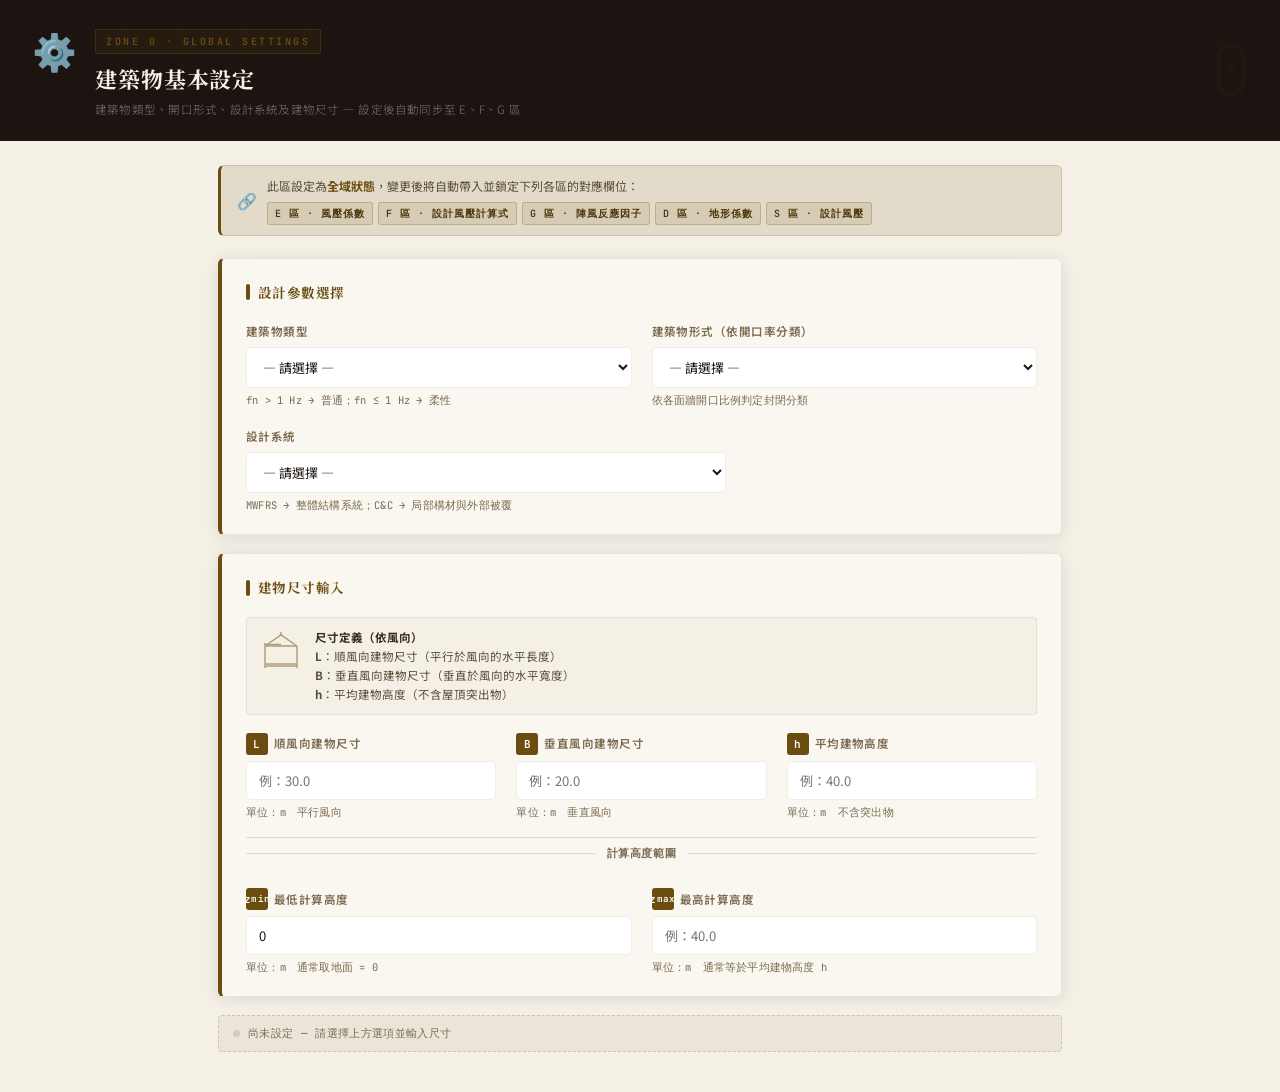
<file: sections/sec-0.html>
<!DOCTYPE html>
<html lang="zh-TW">
<head>
<meta charset="UTF-8">
<meta name="viewport" content="width=device-width, initial-scale=1.0">
<title>建築物基本設定</title>
<link href="https://fonts.googleapis.com/css2?family=Noto+Serif+TC:wght@400;600;700&family=JetBrains+Mono:wght@400;600&family=Noto+Sans+TC:wght@300;400;500;600&display=swap" rel="stylesheet">
<style>
  :root {
    --ink:          #1c1410;
    --ink-mid:      #3a2e20;
    --ink-light:    #5a4e3a;
    --accent0:      #6b4c11;
    --accent0-dark: #4e370c;
    --accent0-glow: rgba(107,76,17,0.13);
    --surface:      #f4f0e6;
    --surface-card: #faf7f0;
    --surface-dark: #ede8da;
    --border:       rgba(107,76,17,0.18);
    --border-soft:  rgba(107,76,17,0.10);
    --muted:        #7a6a50;
    --shadow:       0 2px 16px rgba(28,20,16,0.10);
    --shadow-lg:    0 8px 40px rgba(28,20,16,0.16);
    --radius:       6px;
    --locked-bg:    #f0ece0;
    --locked-color: #888070;
  }
  * { box-sizing: border-box; margin: 0; padding: 0; }
  body {
    font-family: 'Noto Sans TC', sans-serif;
    background: var(--surface);
    color: var(--ink);
    min-height: 100vh;
    font-size: 14px;
    line-height: 1.7;
  }

  /* ── 頂部標題帶 ── */
  .header {
    background: var(--ink);
    padding: 0;
    position: relative;
    overflow: hidden;
  }
  .header::before {
    content: '';
    position: absolute; inset: 0;
    background: repeating-linear-gradient(
      90deg, transparent, transparent 60px,
      rgba(107,76,17,0.04) 60px, rgba(107,76,17,0.04) 61px
    );
    pointer-events: none;
  }
  .header-inner {
    padding: 28px 32px 22px;
    position: relative;
    display: flex; align-items: flex-start; gap: 18px;
  }
  .header-icon {
    font-size: 36px;
    line-height: 1;
    flex-shrink: 0;
    margin-top: 3px;
    opacity: 0.9;
  }
  .header-text { flex: 1; }
  .header-badge {
    display: inline-block;
    background: var(--accent0-glow);
    border: 1px solid rgba(107,76,17,0.4);
    color: var(--accent0);
    font-size: 10px;
    font-weight: 600;
    letter-spacing: 2.5px;
    text-transform: uppercase;
    padding: 3px 10px;
    border-radius: 2px;
    margin-bottom: 10px;
    font-family: 'JetBrains Mono', monospace;
  }
  .header h1 {
    font-family: 'Noto Serif TC', serif;
    font-size: 22px;
    font-weight: 700;
    color: #f5f0e8;
    letter-spacing: 0.04em;
    line-height: 1.35;
    margin-bottom: 6px;
  }
  .header p {
    color: rgba(245,240,232,0.45);
    font-size: 11.5px;
    font-weight: 300;
    letter-spacing: 0.02em;
  }
  .header-deco {
    position: absolute;
    right: 28px; top: 50%;
    transform: translateY(-50%);
    font-size: 72px;
    opacity: 0.05;
    font-family: 'JetBrains Mono', monospace;
    color: var(--accent0);
    pointer-events: none;
    line-height: 1;
  }

  /* ── 主體容器 ── */
  .container {
    max-width: 900px;
    margin: 0 auto;
    padding: 24px 28px 40px;
  }

  /* ── 通知帶 ── */
  .sync-notice {
    display: flex;
    align-items: center;
    gap: 10px;
    background: var(--accent0-glow);
    border: 1px solid var(--border);
    border-left: 3px solid var(--accent0);
    border-radius: var(--radius);
    padding: 10px 16px;
    margin-bottom: 22px;
    font-size: 12px;
    color: var(--ink-light);
  }
  .sync-notice .notice-icon { font-size: 16px; flex-shrink: 0; }
  .sync-notice strong { color: var(--accent0); }
  .sync-tags {
    display: flex; flex-wrap: wrap; gap: 5px; margin-top: 5px;
  }
  .sync-tag {
    background: rgba(107,76,17,0.10);
    border: 1px solid rgba(107,76,17,0.25);
    color: var(--accent0-dark);
    font-size: 10px;
    font-family: 'JetBrains Mono', monospace;
    font-weight: 600;
    letter-spacing: 1px;
    padding: 2px 7px;
    border-radius: 3px;
  }

  /* ── 卡片 ── */
  .card {
    background: var(--surface-card);
    border: 1.5px solid var(--border-soft);
    border-left: 4px solid var(--accent0);
    border-radius: var(--radius);
    box-shadow: var(--shadow);
    padding: 22px 24px 20px;
    margin-bottom: 18px;
  }
  .card-title {
    font-family: 'Noto Serif TC', serif;
    font-size: 13.5px;
    font-weight: 700;
    color: var(--accent0);
    letter-spacing: 0.03em;
    margin-bottom: 18px;
    display: flex;
    align-items: center;
    gap: 8px;
  }
  .card-title::before {
    content: '';
    display: inline-block;
    width: 4px; height: 16px;
    background: var(--accent0);
    border-radius: 2px;
    flex-shrink: 0;
  }

  /* ── 表單元素 ── */
  .form-grid {
    display: grid;
    grid-template-columns: 1fr 1fr;
    gap: 16px 20px;
  }
  .form-grid-3 {
    display: grid;
    grid-template-columns: 1fr 1fr 1fr;
    gap: 16px 20px;
  }
  @media (max-width: 640px) {
    .form-grid, .form-grid-3 { grid-template-columns: 1fr; }
  }
  .field { display: flex; flex-direction: column; }
  .field label {
    font-size: 11.5px;
    font-weight: 600;
    color: var(--muted);
    letter-spacing: 0.04em;
    margin-bottom: 6px;
    display: flex;
    align-items: center;
    gap: 6px;
  }
  .field label .sym {
    display: inline-flex;
    align-items: center; justify-content: center;
    background: var(--accent0);
    color: #fff;
    font-family: 'JetBrains Mono', monospace;
    font-size: 11px;
    font-weight: 600;
    width: 22px; height: 22px;
    border-radius: 3px;
    flex-shrink: 0;
  }
  .field select,
  .field input[type="number"] {
    width: 100%;
    padding: 9px 12px;
    border: 1.5px solid var(--border-soft);
    border-radius: 5px;
    font-size: 13px;
    font-family: 'Noto Sans TC', sans-serif;
    background: #fff;
    color: var(--ink);
    outline: none;
    transition: border-color 0.2s, box-shadow 0.2s;
    appearance: auto;
  }
  .field select:focus,
  .field input[type="number"]:focus {
    border-color: var(--accent0);
    box-shadow: 0 0 0 3px var(--accent0-glow);
  }
  .field select:not(:valid),
  .field select option[value=""] {
    color: var(--muted);
  }
  .field .hint {
    font-size: 10.5px;
    color: var(--muted);
    margin-top: 5px;
    font-family: 'JetBrains Mono', monospace;
    letter-spacing: 0.02em;
    line-height: 1.5;
  }

  /* ── 尺寸區卡片：圖示說明 ── */
  .dim-desc {
    display: flex;
    gap: 14px;
    align-items: flex-start;
    background: rgba(107,76,17,0.04);
    border: 1px solid var(--border-soft);
    border-radius: 4px;
    padding: 10px 14px;
    margin-bottom: 18px;
    font-size: 11.5px;
    color: var(--ink-light);
    line-height: 1.65;
  }
  .dim-desc svg { flex-shrink: 0; margin-top: 2px; opacity: 0.5; }

  /* ── 狀態指示器 ── */
  .status-bar {
    display: flex;
    align-items: center;
    gap: 8px;
    background: rgba(107,76,17,0.06);
    border: 1px dashed rgba(107,76,17,0.22);
    border-radius: 4px;
    padding: 8px 14px;
    margin-top: 8px;
    font-size: 11px;
    color: var(--muted);
    font-family: 'JetBrains Mono', monospace;
  }
  .status-dot {
    width: 7px; height: 7px;
    border-radius: 50%;
    background: #ccc;
    flex-shrink: 0;
    transition: background 0.3s;
  }
  .status-dot.active { background: #2e9e5a; }
  .status-text { flex: 1; letter-spacing: 0.03em; }

  /* ── 分隔線 ── */
  .section-sep {
    display: flex;
    align-items: center;
    gap: 12px;
    margin: 4px 0 20px;
    font-size: 10.5px;
    color: var(--muted);
    letter-spacing: 0.1em;
    font-family: 'JetBrains Mono', monospace;
    text-transform: uppercase;
  }
  .section-sep::before, .section-sep::after {
    content: '';
    flex: 1;
    height: 1px;
    background: var(--border);
  }
</style>
</head>
<body>

<!-- 頂部標題帶 -->
<div class="header">
  <div class="header-inner">
    <div class="header-icon">⚙️</div>
    <div class="header-text">
      <div class="header-badge">Zone 0 · Global Settings</div>
      <h1>建築物基本設定</h1>
      <p>建築物類型、開口形式、設計系統及建物尺寸 — 設定後自動同步至 E、F、G 區</p>
    </div>
  </div>
  <div class="header-deco">0</div>
</div>

<div class="container">

  <!-- 同步通知帶 -->
  <div class="sync-notice">
    <div class="notice-icon">🔗</div>
    <div>
      此區設定為<strong>全域狀態</strong>，變更後將自動帶入並鎖定下列各區的對應欄位：
      <div class="sync-tags">
        <span class="sync-tag">E 區 · 風壓係數</span>
        <span class="sync-tag">F 區 · 設計風壓計算式</span>
        <span class="sync-tag">G 區 · 陣風反應因子</span>
        <span class="sync-tag">D 區 · 地形係數</span>
        <span class="sync-tag">S 區 · 設計風壓</span>
      </div>
    </div>
  </div>

  <!-- 卡片一：設計參數選單 -->
  <div class="card">
    <div class="card-title">設計參數選擇</div>

    <div class="form-grid" style="margin-bottom:18px;">

      <!-- 建築物類型 -->
      <div class="field">
        <label>建築物類型</label>
        <select id="sel-buildingType" onchange="sendZone0()">
          <option value="">— 請選擇 —</option>
          <option value="ordinary">普通建築物</option>
          <option value="flexible">柔性建築物</option>
        </select>
        <div class="hint">fn &gt; 1 Hz → 普通；fn ≤ 1 Hz → 柔性</div>
      </div>

      <!-- 建築物形式 -->
      <div class="field">
        <label>建築物形式（依開口率分類）</label>
        <select id="sel-buildingForm" onchange="sendZone0()">
          <option value="">— 請選擇 —</option>
          <option value="enclosed">封閉式建築物（開口率 &lt; 20%）</option>
          <option value="partial">部分封閉式建築物（開口率 20%~80%）</option>
          <option value="open">開放式建築物（開口率 &gt; 80%）</option>
        </select>
        <div class="hint">依各面牆開口比例判定封閉分類</div>
      </div>

    </div>

    <!-- 設計系統（全寬） -->
    <div class="field" style="max-width:480px;">
      <label>設計系統</label>
      <select id="sel-designSystem" onchange="sendZone0()">
        <option value="">— 請選擇 —</option>
        <option value="mwfrs">主要風力抵抗系統 (MWFRS)</option>
        <option value="cc">局部構材及外部被覆物 (C&amp;C)</option>
      </select>
      <div class="hint">MWFRS → 整體結構系統；C&amp;C → 局部構材與外部被覆</div>
    </div>

  </div>

  <!-- 卡片二：建物尺寸輸入 -->
  <div class="card">
    <div class="card-title">建物尺寸輸入</div>

    <div class="dim-desc">
      <svg width="40" height="40" viewBox="0 0 40 40" fill="none" stroke="#6b4c11" stroke-width="1.5">
        <rect x="4" y="16" width="32" height="18" rx="1"/>
        <polyline points="4,16 20,5 36,16"/>
        <line x1="4" y1="34" x2="4" y2="38"/><line x1="36" y1="34" x2="36" y2="38"/>
        <line x1="4" y1="36" x2="36" y2="36"/>
        <line x1="20" y1="5" x2="20" y2="2"/>
        <line x1="4" y1="16" x2="4" y2="13"/>
        <line x1="4" y1="14.5" x2="20" y2="14.5"/>
      </svg>
      <div>
        <strong style="color:var(--ink-mid)">尺寸定義（依風向）</strong><br>
        <strong>L</strong>：順風向建物尺寸（平行於風向的水平長度）<br>
        <strong>B</strong>：垂直風向建物尺寸（垂直於風向的水平寬度）<br>
        <strong>h</strong>：平均建物高度（不含屋頂突出物）
      </div>
    </div>

    <div class="form-grid-3">

      <div class="field">
        <label><span class="sym">L</span>順風向建物尺寸</label>
        <input type="number" id="inp-L" min="0.1" step="0.1" placeholder="例：30.0" oninput="sendZone0()">
        <div class="hint">單位：m　平行風向</div>
      </div>

      <div class="field">
        <label><span class="sym">B</span>垂直風向建物尺寸</label>
        <input type="number" id="inp-B" min="0.1" step="0.1" placeholder="例：20.0" oninput="sendZone0()">
        <div class="hint">單位：m　垂直風向</div>
      </div>

      <div class="field">
        <label><span class="sym">h</span>平均建物高度</label>
        <input type="number" id="inp-h" min="0.1" step="0.1" placeholder="例：40.0" oninput="sendZone0()">
        <div class="hint">單位：m　不含突出物</div>
      </div>

    </div>

    <div class="section-sep" style="margin-top:16px;padding:6px 0;font-size:11px;font-weight:600;color:var(--muted);letter-spacing:.05em;border-top:1px solid var(--border)">計算高度範圍</div>
    <div class="form-grid">
      <div class="field">
        <label><span class="sym">z<sub>min</sub></span>最低計算高度</label>
        <input type="number" id="inp-z-min" min="0" step="0.1" value="0" oninput="sendZone0()">
        <div class="hint">單位：m　通常取地面 = 0</div>
      </div>
      <div class="field">
        <label><span class="sym">z<sub>max</sub></span>最高計算高度</label>
        <input type="number" id="inp-z-max" min="0" step="0.1" placeholder="例：40.0" oninput="sendZone0()">
        <div class="hint">單位：m　通常等於平均建物高度 h</div>
      </div>
    </div>
  </div>

  <!-- 狀態列 -->
  <div class="status-bar" id="status-bar">
    <div class="status-dot" id="status-dot"></div>
    <div class="status-text" id="status-text">尚未設定 — 請選擇上方選項並輸入尺寸</div>
  </div>

</div><!-- /container -->

<script>
let lastData = null;

function getVal(id) {
  const el = document.getElementById(id);
  return el ? el.value.trim() : '';
}
function getNum(id) {
  const el = document.getElementById(id);
  if (!el || el.value === '') return '';
  const v = parseFloat(el.value);
  return isNaN(v) ? '' : v;
}

function sendZone0() {
  const buildingType  = getVal('sel-buildingType');
  const buildingForm  = getVal('sel-buildingForm');
  const designSystem  = getVal('sel-designSystem');
  const L = getNum('inp-L');
  const B = getNum('inp-B');
  const h = getNum('inp-h');
  const z_min = getNum('inp-z-min');
  const z_max = getNum('inp-z-max');

  // 只要有選擇/輸入就傳送（允許部分填寫）
  const hasAny = buildingType || buildingForm || designSystem || L !== '' || B !== '' || h !== '';
  if (!hasAny) return;

  const data = {
    source: 'zone_0_params',
    buildingType,
    buildingForm,
    designSystem,
    L,
    B,
    h,
    z_min,
    z_max,
    timestamp: new Date().toISOString()
  };
  lastData = data;
  window.parent.postMessage(data, '*');
  updateStatus(data);
}

const btLabel  = { ordinary:'普通建築物', flexible:'柔性建築物' };
const bfLabel  = { enclosed:'封閉式', partial:'部分封閉式', open:'開放式' };
const dsLabel  = { mwfrs:'MWFRS', cc:'C&C' };

function updateStatus(d) {
  const dot  = document.getElementById('status-dot');
  const text = document.getElementById('status-text');
  const parts = [];
  if (d.buildingType)  parts.push(btLabel[d.buildingType]  || d.buildingType);
  if (d.buildingForm)  parts.push(bfLabel[d.buildingForm]  || d.buildingForm);
  if (d.designSystem)  parts.push(dsLabel[d.designSystem]  || d.designSystem);
  if (d.h !== '')      parts.push('h=' + d.h + 'm');
  if (d.L !== '')      parts.push('L=' + d.L + 'm');
  if (d.B !== '')      parts.push('B=' + d.B + 'm');
  if (d.z_min !== '' && d.z_max !== '') parts.push('z:' + d.z_min + '~' + d.z_max + 'm');

  const allFilled = d.buildingType && d.buildingForm && d.designSystem
                 && d.h !== '' && d.L !== '' && d.B !== '';

  dot.className  = 'status-dot' + (allFilled ? ' active' : '');
  text.textContent = parts.length ? '已設定：' + parts.join(' · ') : '尚未設定';
}
</script>
</body>
</html>
</file>
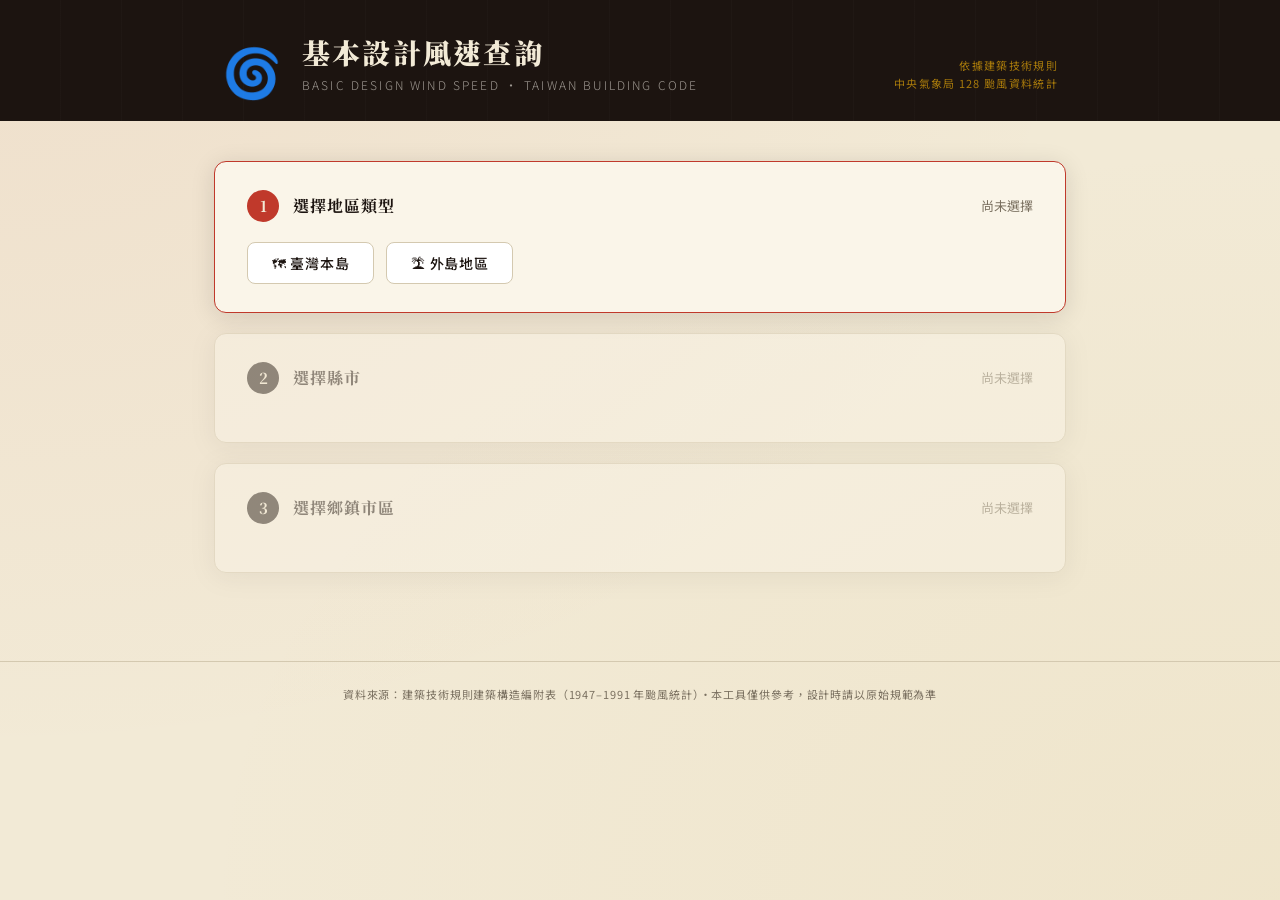
<file: sections/sec-a.html>
<!DOCTYPE html>
<html lang="zh-TW">
<head>
<meta charset="UTF-8">
<meta name="viewport" content="width=device-width, initial-scale=1.0">
<title>基本設計風速查詢系統</title>
<link href="https://fonts.googleapis.com/css2?family=Noto+Serif+TC:wght@400;600;700;900&family=Noto+Sans+TC:wght@300;400;500&display=swap" rel="stylesheet">
<style>
  :root {
    --ink: #1c1410;
    --paper: #f2ead6;
    --accent: #c0392b;
    --accent-light: #e74c3c;
    --gold: #b8860b;
    --muted: #7a7060;
    --border: #d4c9b0;
    --card-bg: #faf5e9;
    --shadow: 0 4px 24px rgba(28,20,16,0.12);
  }

  * { margin: 0; padding: 0; box-sizing: border-box; }

  body {
    font-family: 'Noto Sans TC', sans-serif;
    background: var(--paper);
    color: var(--ink);
    min-height: 100vh;
    background-image:
      radial-gradient(ellipse at 0% 0%, rgba(192,57,43,0.06) 0%, transparent 60%),
      radial-gradient(ellipse at 100% 100%, rgba(201,168,76,0.08) 0%, transparent 60%);
  }

  /* Header */
  header {
    background: var(--ink);
    color: #f2ead6;
    padding: 0;
    position: relative;
    overflow: hidden;
  }

  header::before {
    content: '';
    position: absolute;
    top: 0; left: 0; right: 0; bottom: 0;
    background: repeating-linear-gradient(
      90deg,
      transparent,
      transparent 60px,
      rgba(255,255,255,0.015) 60px,
      rgba(255,255,255,0.015) 61px
    );
  }

  .header-inner {
    max-width: 900px;
    margin: 0 auto;
    padding: 36px 32px 28px;
    position: relative;
    z-index: 1;
    display: flex;
    align-items: flex-end;
    gap: 20px;
  }

  .header-icon {
    font-size: 48px;
    line-height: 1;
    opacity: 0.9;
  }

  .header-text {}

  h1 {
    font-family: 'Noto Serif TC', serif;
    font-size: 28px;
    font-weight: 900;
    letter-spacing: 0.08em;
    line-height: 1.2;
  }

  .header-sub {
    font-size: 12px;
    font-weight: 300;
    letter-spacing: 0.18em;
    color: rgba(245,240,232,0.6);
    margin-top: 6px;
    text-transform: uppercase;
  }

  .header-badge {
    margin-left: auto;
    font-size: 11px;
    color: var(--gold);
    letter-spacing: 0.12em;
    text-align: right;
    line-height: 1.6;
    opacity: 0.9;
  }

  /* Main */
  main {
    max-width: 900px;
    margin: 0 auto;
    padding: 40px 24px;
  }

  /* Step cards */
  .steps {
    display: flex;
    flex-direction: column;
    gap: 20px;
  }

  .step-card {
    background: var(--card-bg);
    border: 1.5px solid var(--border);
    border-radius: 12px;
    padding: 28px 32px;
    box-shadow: var(--shadow);
    transition: border-color 0.2s;
    position: relative;
  }

  .step-card.active {
    border-color: var(--accent);
  }

  .step-card.disabled {
    opacity: 0.45;
    pointer-events: none;
  }

  .step-header {
    display: flex;
    align-items: center;
    gap: 14px;
    margin-bottom: 20px;
  }

  .step-num {
    width: 32px;
    height: 32px;
    border-radius: 50%;
    background: var(--ink);
    color: var(--paper);
    font-family: 'Noto Serif TC', serif;
    font-size: 15px;
    font-weight: 700;
    display: flex;
    align-items: center;
    justify-content: center;
    flex-shrink: 0;
  }

  .step-card.active .step-num {
    background: var(--accent);
  }

  .step-label {
    font-family: 'Noto Serif TC', serif;
    font-size: 16px;
    font-weight: 700;
    letter-spacing: 0.06em;
    color: var(--ink);
  }

  .step-selection {
    font-size: 13px;
    color: var(--muted);
    margin-left: auto;
    font-weight: 400;
  }

  .step-selection.chosen {
    color: var(--accent);
    font-weight: 500;
  }

  /* Toggle buttons */
  .btn-group {
    display: flex;
    gap: 12px;
    flex-wrap: wrap;
  }

  .btn {
    padding: 10px 24px;
    border: 1.5px solid var(--border);
    border-radius: 8px;
    background: white;
    font-family: 'Noto Sans TC', sans-serif;
    font-size: 14px;
    font-weight: 500;
    color: var(--ink);
    cursor: pointer;
    transition: all 0.18s;
    letter-spacing: 0.05em;
  }

  .btn:hover {
    border-color: var(--ink);
    background: #f8f4ec;
  }

  .btn.selected {
    background: var(--ink);
    color: var(--paper);
    border-color: var(--ink);
  }

  /* County grid */
  .county-grid {
    display: grid;
    grid-template-columns: repeat(auto-fill, minmax(130px, 1fr));
    gap: 10px;
  }

  .county-btn {
    padding: 10px 14px;
    border: 1.5px solid var(--border);
    border-radius: 8px;
    background: white;
    font-family: 'Noto Sans TC', sans-serif;
    font-size: 13px;
    font-weight: 400;
    color: var(--ink);
    cursor: pointer;
    transition: all 0.18s;
    text-align: center;
    letter-spacing: 0.04em;
  }

  .county-btn:hover {
    border-color: var(--ink);
    background: #f8f4ec;
  }

  .county-btn.selected {
    background: var(--ink);
    color: var(--paper);
    border-color: var(--ink);
  }

  /* Township grid */
  .township-grid {
    display: grid;
    grid-template-columns: repeat(auto-fill, minmax(110px, 1fr));
    gap: 9px;
  }

  .township-btn {
    padding: 9px 10px;
    border: 1.5px solid var(--border);
    border-radius: 7px;
    background: white;
    font-family: 'Noto Sans TC', sans-serif;
    font-size: 13px;
    font-weight: 400;
    color: var(--ink);
    cursor: pointer;
    transition: all 0.18s;
    text-align: center;
    letter-spacing: 0.04em;
    position: relative;
  }

  .township-btn:hover {
    border-color: var(--ink);
    background: #f8f4ec;
  }

  .township-btn.selected {
    background: var(--ink);
    color: var(--paper);
    border-color: var(--ink);
  }

  .speed-badge {
    font-size: 10px;
    font-weight: 300;
    display: block;
    opacity: 0.6;
    margin-top: 2px;
  }

  .township-btn.selected .speed-badge {
    opacity: 0.75;
  }

  /* Result */
  #result-card {
    display: none;
    margin-top: 28px;
  }

  .result-inner {
    background: var(--ink);
    color: var(--paper);
    border-radius: 14px;
    padding: 36px 40px;
    text-align: center;
    position: relative;
    overflow: hidden;
  }

  .result-inner::before {
    content: '風';
    position: absolute;
    right: -10px;
    bottom: -30px;
    font-family: 'Noto Serif TC', serif;
    font-size: 160px;
    font-weight: 900;
    opacity: 0.05;
    line-height: 1;
    pointer-events: none;
  }

  .result-location {
    font-size: 15px;
    letter-spacing: 0.12em;
    color: rgba(245,240,232,0.7);
    margin-bottom: 14px;
    font-weight: 300;
  }

  .result-location span {
    color: var(--gold);
    font-weight: 500;
  }

  .result-speed {
    font-family: 'Noto Serif TC', serif;
    font-size: 72px;
    font-weight: 900;
    line-height: 1;
    color: var(--paper);
    letter-spacing: -0.02em;
  }

  .result-unit {
    font-size: 22px;
    font-weight: 300;
    color: rgba(245,240,232,0.7);
    margin-left: 6px;
    letter-spacing: 0.08em;
  }

  .result-zone {
    margin-top: 14px;
    font-size: 13px;
    color: rgba(245,240,232,0.55);
    letter-spacing: 0.1em;
  }

  .result-bar-wrap {
    margin: 24px auto 0;
    max-width: 380px;
  }

  .result-bar-label {
    display: flex;
    justify-content: space-between;
    font-size: 11px;
    color: rgba(245,240,232,0.4);
    margin-bottom: 8px;
    letter-spacing: 0.08em;
  }

  .result-bar-bg {
    background: rgba(255,255,255,0.1);
    border-radius: 4px;
    height: 8px;
    overflow: hidden;
  }

  .result-bar-fill {
    height: 100%;
    border-radius: 4px;
    background: linear-gradient(90deg, var(--gold), var(--accent-light));
    transition: width 0.6s cubic-bezier(.4,0,.2,1);
  }

  .result-note {
    margin-top: 16px;
    font-size: 11px;
    color: rgba(245,240,232,0.35);
    letter-spacing: 0.06em;
    font-weight: 300;
  }

  /* Divider */
  .divider {
    border: none;
    border-top: 1px solid var(--border);
    margin: 32px 0;
  }

  /* Footer */
  footer {
    text-align: center;
    padding: 24px;
    font-size: 11px;
    color: var(--muted);
    letter-spacing: 0.08em;
    border-top: 1px solid var(--border);
    margin-top: 48px;
  }

  @media (max-width: 600px) {
    .header-inner { flex-direction: column; align-items: flex-start; gap: 10px; }
    .header-badge { margin-left: 0; text-align: left; }
    h1 { font-size: 22px; }
    .step-card { padding: 20px 18px; }
    .result-speed { font-size: 54px; }
    main { padding: 24px 14px; }
  }
</style>
</head>
<body>

<header>
  <div class="header-inner">
    <div class="header-icon">🌀</div>
    <div class="header-text">
      <h1>基本設計風速查詢</h1>
      <div class="header-sub">Basic Design Wind Speed · Taiwan Building Code</div>
    </div>
    <div class="header-badge">
      依據建築技術規則<br>
      中央氣象局 128 颱風資料統計
    </div>
  </div>
</header>

<main>
  <div class="steps">

    <!-- Step 1: 本島/外島 -->
    <div class="step-card active" id="step1">
      <div class="step-header">
        <div class="step-num">1</div>
        <div class="step-label">選擇地區類型</div>
        <div class="step-selection" id="sel-island">尚未選擇</div>
      </div>
      <div class="btn-group">
        <button class="btn" onclick="selectIsland('本島')">🗺 臺灣本島</button>
        <button class="btn" onclick="selectIsland('外島')">🏝 外島地區</button>
      </div>
    </div>

    <!-- Step 2: County -->
    <div class="step-card disabled" id="step2">
      <div class="step-header">
        <div class="step-num">2</div>
        <div class="step-label">選擇縣市</div>
        <div class="step-selection" id="sel-county">尚未選擇</div>
      </div>
      <div class="county-grid" id="county-grid"></div>
    </div>

    <!-- Step 3: Township -->
    <div class="step-card disabled" id="step3">
      <div class="step-header">
        <div class="step-num">3</div>
        <div class="step-label">選擇鄉鎮市區</div>
        <div class="step-selection" id="sel-township">尚未選擇</div>
      </div>
      <div class="township-grid" id="township-grid"></div>
    </div>

  </div>

  <!-- Result -->
  <div id="result-card">
    <div class="result-inner">
      <div class="result-location" id="result-location"></div>
      <div>
        <span class="result-speed" id="result-speed"></span>
        <span class="result-unit">m/s</span>
      </div>
      <div class="result-zone" id="result-zone"></div>
      <div class="result-bar-wrap">
        <div class="result-bar-label">
          <span>22.5 m/s</span>
          <span>設計風速範圍</span>
          <span>65.0 m/s</span>
        </div>
        <div class="result-bar-bg">
          <div class="result-bar-fill" id="result-bar" style="width:0%"></div>
        </div>
      </div>
      <div class="result-note">※ 本資料依據建築技術規則建築構造編第 32 條</div>
    </div>
  </div>

</main>

<footer>
  資料來源：建築技術規則建築構造編附表（1947–1991 年颱風統計）・本工具僅供參考，設計時請以原始規範為準
</footer>

<script src="../shared/db/wind-speed.js"></script>
<script>
// 風速資料庫 — 由 shared/db/wind-speed.js 提供

let selectedIsland = null;
let selectedCounty = null;
let selectedTownship = null;

// Sort counties by stroke count (approximate by unicode order for CJK)
const COUNTY_ORDER_MAINLAND = [
  '基隆市','臺北市','新北市','桃園縣','新竹市','新竹縣','苗栗縣',
  '臺中市','彰化縣','南投縣','雲林縣','嘉義市','嘉義縣','臺南市',
  '高雄市','屏東縣','宜蘭縣','花蓮縣','臺東縣'
];

function selectIsland(type) {
  selectedIsland = type;
  selectedCounty = null;
  selectedTownship = null;

  // Update step 1 UI
  document.querySelectorAll('#step1 .btn').forEach(b => {
    b.classList.toggle('selected', b.textContent.includes(type === '本島' ? '本島' : '外島'));
  });
  document.getElementById('sel-island').textContent = type;
  document.getElementById('sel-island').className = 'step-selection chosen';
  document.getElementById('sel-county').textContent = '尚未選擇';
  document.getElementById('sel-county').className = 'step-selection';
  document.getElementById('sel-township').textContent = '尚未選擇';
  document.getElementById('sel-township').className = 'step-selection';

  // Build county grid
  const grid = document.getElementById('county-grid');
  grid.innerHTML = '';
  let counties = Object.keys(DB[type]);
  if (type === '本島') {
    counties = COUNTY_ORDER_MAINLAND.filter(c => counties.includes(c));
  }

  counties.forEach(county => {
    const btn = document.createElement('button');
    btn.className = 'county-btn';
    btn.textContent = county;
    btn.onclick = () => selectCounty(county);
    grid.appendChild(btn);
  });

  // Show/enable step 2, disable step 3
  document.getElementById('step2').classList.remove('disabled');
  document.getElementById('step2').classList.add('active');
  document.getElementById('step3').classList.add('disabled');
  document.getElementById('step3').classList.remove('active');
  document.getElementById('township-grid').innerHTML = '';
  document.getElementById('result-card').style.display = 'none';

  // Scroll to step 2
  setTimeout(() => document.getElementById('step2').scrollIntoView({behavior:'smooth', block:'nearest'}), 100);
}

function selectCounty(county) {
  selectedCounty = county;
  selectedTownship = null;

  document.querySelectorAll('.county-btn').forEach(b => {
    b.classList.toggle('selected', b.textContent === county);
  });
  document.getElementById('sel-county').textContent = county;
  document.getElementById('sel-county').className = 'step-selection chosen';
  document.getElementById('sel-township').textContent = '尚未選擇';
  document.getElementById('sel-township').className = 'step-selection';

  // Build township grid
  const grid = document.getElementById('township-grid');
  grid.innerHTML = '';
  const townships = DB[selectedIsland][county];
  const sorted = Object.entries(townships).sort((a,b) => b[1] - a[1] || a[0].localeCompare(b[0]));

  sorted.forEach(([township, speed]) => {
    const btn = document.createElement('button');
    btn.className = 'township-btn';
    btn.innerHTML = `${township}<span class="speed-badge">${speed} m/s</span>`;
    btn.onclick = () => selectTownship(township, speed);
    grid.appendChild(btn);
  });

  document.getElementById('step3').classList.remove('disabled');
  document.getElementById('step3').classList.add('active');
  document.getElementById('result-card').style.display = 'none';

  setTimeout(() => document.getElementById('step3').scrollIntoView({behavior:'smooth', block:'nearest'}), 100);
}

function selectTownship(township, speed) {
  selectedTownship = township;

  document.querySelectorAll('.township-btn').forEach(b => {
    const nameEl = b.cloneNode(true);
    nameEl.querySelectorAll('.speed-badge').forEach(el => el.remove());
    b.classList.toggle('selected', nameEl.textContent.trim() === township);
  });
  document.getElementById('sel-township').textContent = township;
  document.getElementById('sel-township').className = 'step-selection chosen';

  // Show result
  const zoneLabel = `每秒 ${speed} 公尺區`;
  document.getElementById('result-location').innerHTML =
    `<span>${selectedIsland}</span> ／ <span>${selectedCounty}</span> ／ <span>${township}</span>`;
  document.getElementById('result-speed').textContent = speed.toFixed(1);
  document.getElementById('result-zone').textContent = zoneLabel;

  // Bar: range 22.5 to 65.0
  const pct = ((speed - 22.5) / (65.0 - 22.5) * 100).toFixed(1);
  document.getElementById('result-bar').style.width = pct + '%';

  const card = document.getElementById('result-card');
  card.style.display = 'block';
  setTimeout(() => card.scrollIntoView({behavior:'smooth', block:'nearest'}), 100);

  // 回傳結果至整合式父頁面
  const result = {
    source: 'wind_speed_query',
    island: selectedIsland,
    county: selectedCounty,
    township: township,
    speed: speed,
    zone: zoneLabel,
    timestamp: new Date().toISOString()
  };
  if (window.parent !== window) {
    window.parent.postMessage(result, '*');
  }
}
</script>
</body>
</html>
</file>
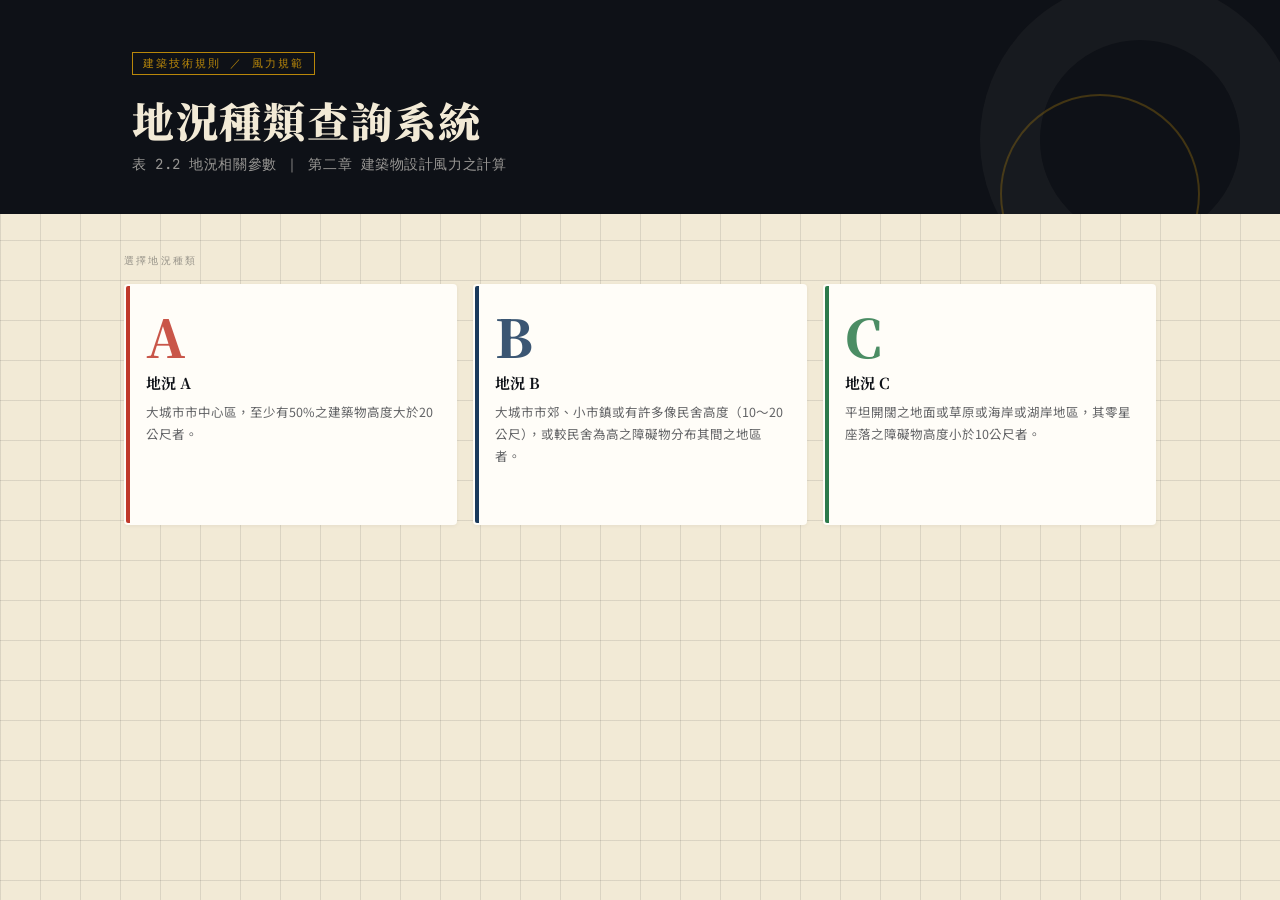
<file: sections/sec-c.html>
<!DOCTYPE html>
<html lang="zh-TW">
<head>
<meta charset="UTF-8">
<meta name="viewport" content="width=device-width, initial-scale=1.0">
<title>建築物設計風力｜地況種類查詢系統</title>
<link href="https://fonts.googleapis.com/css2?family=Noto+Serif+TC:wght@400;600;700;900&family=Noto+Sans+TC:wght@300;400;500;700&family=JetBrains+Mono:wght@400;600&display=swap" rel="stylesheet">
<style>
  :root {
    --ink: #0e1117;
    --paper: #f2ead6;
    --paper-warm: #ede6d6;
    --accent-red: #c0392b;
    --accent-gold: #b8870a;
    --accent-blue: #1a3a5c;
    --grid-line: rgba(14,17,23,0.10);
    --card-bg: #fffdf8;
    --A-color: #c0392b;
    --B-color: #1a3a5c;
    --C-color: #2c7a4b;
    --A-light: #fdf0ef;
    --B-light: #eef2f7;
    --C-light: #eef7f1;
  }

  *, *::before, *::after { box-sizing: border-box; margin: 0; padding: 0; }

  body {
    background: var(--paper);
    color: var(--ink);
    font-family: 'Noto Sans TC', sans-serif;
    font-weight: 400;
    min-height: 100vh;
    background-image:
      linear-gradient(var(--grid-line) 1px, transparent 1px),
      linear-gradient(90deg, var(--grid-line) 1px, transparent 1px);
    background-size: 40px 40px;
  }

  /* Header */
  header {
    background: var(--ink);
    color: var(--paper);
    padding: 0;
    position: relative;
    overflow: hidden;
  }
  .header-inner {
    max-width: 1080px;
    margin: 0 auto;
    padding: 48px 32px 40px;
    position: relative;
    z-index: 2;
  }
  .header-tag {
    display: inline-block;
    font-family: 'JetBrains Mono', monospace;
    font-size: 11px;
    letter-spacing: 0.18em;
    text-transform: uppercase;
    color: var(--accent-gold);
    border: 1px solid var(--accent-gold);
    padding: 3px 10px;
    margin-bottom: 20px;
  }
  header h1 {
    font-family: 'Noto Serif TC', serif;
    font-size: clamp(26px, 4vw, 42px);
    font-weight: 900;
    line-height: 1.2;
    letter-spacing: 0.04em;
    margin-bottom: 10px;
  }
  header p {
    font-size: 14px;
    color: rgba(245,240,232,0.6);
    font-family: 'JetBrains Mono', monospace;
    letter-spacing: 0.04em;
  }
  .header-deco {
    position: absolute;
    right: -20px; top: -20px;
    width: 320px; height: 320px;
    border: 60px solid rgba(245,240,232,0.04);
    border-radius: 50%;
    z-index: 1;
  }
  .header-deco2 {
    position: absolute;
    right: 80px; bottom: -80px;
    width: 200px; height: 200px;
    border: 2px solid rgba(184,135,10,0.3);
    border-radius: 50%;
    z-index: 1;
  }

  /* Layout */
  main {
    max-width: 1080px;
    margin: 0 auto;
    padding: 40px 24px 80px;
  }

  /* Section labels */
  .section-label {
    font-family: 'JetBrains Mono', monospace;
    font-size: 10px;
    letter-spacing: 0.22em;
    text-transform: uppercase;
    color: rgba(14,17,23,0.4);
    margin-bottom: 16px;
  }

  /* Category selector cards */
  .selector-grid {
    display: grid;
    grid-template-columns: repeat(3, 1fr);
    gap: 16px;
    margin-bottom: 48px;
  }
  @media (max-width: 600px) { .selector-grid { grid-template-columns: 1fr; } }

  .cat-card {
    background: var(--card-bg);
    border: 2px solid transparent;
    border-radius: 4px;
    padding: 24px 20px;
    cursor: pointer;
    transition: all 0.25s ease;
    position: relative;
    overflow: hidden;
    box-shadow: 0 1px 4px rgba(0,0,0,0.06);
  }
  .cat-card::before {
    content: '';
    position: absolute;
    left: 0; top: 0; bottom: 0;
    width: 4px;
    background: var(--cat-color);
    transition: width 0.25s ease;
  }
  .cat-card:hover::before,
  .cat-card.active::before { width: 8px; }
  .cat-card.active {
    border-color: var(--cat-color);
    box-shadow: 0 4px 20px rgba(0,0,0,0.10);
  }
  .cat-card[data-id="A"] { --cat-color: var(--A-color); }
  .cat-card[data-id="B"] { --cat-color: var(--B-color); }
  .cat-card[data-id="C"] { --cat-color: var(--C-color); }
  .cat-card.active[data-id="A"] { background: var(--A-light); }
  .cat-card.active[data-id="B"] { background: var(--B-light); }
  .cat-card.active[data-id="C"] { background: var(--C-light); }

  .cat-letter {
    font-family: 'Noto Serif TC', serif;
    font-size: 52px;
    font-weight: 900;
    color: var(--cat-color);
    line-height: 1;
    margin-bottom: 10px;
    opacity: 0.85;
  }
  .cat-title {
    font-family: 'Noto Serif TC', serif;
    font-size: 15px;
    font-weight: 700;
    color: var(--ink);
    margin-bottom: 8px;
  }
  .cat-desc {
    font-size: 12.5px;
    line-height: 1.75;
    color: rgba(14,17,23,0.65);
    display: -webkit-box;
    -webkit-line-clamp: 3;
    -webkit-box-orient: vertical;
    overflow: hidden;
  }
  .cat-badge {
    display: inline-block;
    margin-top: 12px;
    font-family: 'JetBrains Mono', monospace;
    font-size: 10px;
    letter-spacing: 0.12em;
    padding: 3px 8px;
    background: var(--cat-color);
    color: white;
    border-radius: 2px;
    opacity: 0;
    transform: translateY(4px);
    transition: all 0.2s ease;
  }
  .cat-card.active .cat-badge, .cat-card:hover .cat-badge {
    opacity: 1; transform: translateY(0);
  }

  /* Result panel */
  #result-panel {
    display: none;
    animation: fadeIn 0.4s ease;
  }
  #result-panel.visible { display: block; }

  @keyframes fadeIn {
    from { opacity: 0; transform: translateY(16px); }
    to { opacity: 1; transform: translateY(0); }
  }

  .result-header {
    display: flex;
    align-items: center;
    gap: 20px;
    margin-bottom: 32px;
    padding: 28px 32px;
    background: var(--card-bg);
    border-left: 6px solid var(--active-color, var(--ink));
    box-shadow: 0 2px 12px rgba(0,0,0,0.07);
  }
  .result-letter-big {
    font-family: 'Noto Serif TC', serif;
    font-size: 72px;
    font-weight: 900;
    color: var(--active-color, var(--ink));
    line-height: 1;
    flex-shrink: 0;
  }
  .result-meta h2 {
    font-family: 'Noto Serif TC', serif;
    font-size: 22px;
    font-weight: 700;
    margin-bottom: 6px;
  }
  .result-meta p {
    font-size: 13.5px;
    line-height: 1.8;
    color: rgba(14,17,23,0.7);
  }

  /* Condition box */
  .condition-box {
    background: var(--paper-warm);
    border: 1px dashed rgba(14,17,23,0.25);
    border-radius: 4px;
    padding: 18px 24px;
    margin-bottom: 32px;
    display: flex;
    gap: 14px;
    align-items: flex-start;
  }
  .condition-icon {
    font-size: 18px;
    flex-shrink: 0;
    margin-top: 2px;
  }
  .condition-text {
    font-size: 13px;
    line-height: 1.8;
    color: rgba(14,17,23,0.75);
  }
  .condition-text strong {
    color: var(--ink);
    font-weight: 600;
  }

  /* Parameters table */
  .params-title {
    font-family: 'Noto Serif TC', serif;
    font-size: 16px;
    font-weight: 700;
    margin-bottom: 16px;
    display: flex;
    align-items: center;
    gap: 10px;
  }
  .params-title::after {
    content: '';
    flex: 1;
    height: 1px;
    background: var(--grid-line);
  }

  .params-table-wrap {
    overflow-x: auto;
    border-radius: 4px;
    box-shadow: 0 2px 12px rgba(0,0,0,0.07);
  }
  table.params-table {
    width: 100%;
    border-collapse: collapse;
    background: var(--card-bg);
    font-size: 13.5px;
  }
  .params-table thead th {
    background: var(--ink);
    color: var(--paper);
    font-family: 'JetBrains Mono', monospace;
    font-size: 11px;
    letter-spacing: 0.1em;
    text-transform: uppercase;
    padding: 14px 20px;
    text-align: left;
    font-weight: 400;
  }
  .params-table tbody tr {
    border-bottom: 1px solid rgba(14,17,23,0.07);
    transition: background 0.15s;
  }
  .params-table tbody tr:last-child { border-bottom: none; }
  .params-table tbody tr:hover { background: var(--paper-warm); }
  .params-table td {
    padding: 14px 20px;
    vertical-align: middle;
  }
  .param-symbol {
    font-family: 'JetBrains Mono', monospace;
    font-size: 15px;
    font-weight: 600;
    color: var(--active-color, var(--ink));
  }
  .param-value {
    font-family: 'JetBrains Mono', monospace;
    font-size: 18px;
    font-weight: 600;
    color: var(--ink);
  }
  .param-value-wrap {
    display: flex;
    align-items: baseline;
    gap: 6px;
  }
  .param-unit {
    font-size: 11px;
    color: rgba(14,17,23,0.45);
    font-family: 'JetBrains Mono', monospace;
  }
  .param-name {
    font-weight: 500;
    color: var(--ink);
  }
  .param-desc {
    font-size: 12px;
    color: rgba(14,17,23,0.5);
    margin-top: 2px;
  }

  /* Comparison table */
  .compare-section {
    margin-top: 48px;
  }
  .compare-section .params-table thead th:not(:first-child) {
    text-align: center;
  }
  .compare-table td:not(:first-child) {
    text-align: center;
    font-family: 'JetBrains Mono', monospace;
    font-size: 14px;
    font-weight: 600;
  }
  .compare-table td:first-child {
    font-weight: 500;
  }
  .highlight-A { color: var(--A-color); }
  .highlight-B { color: var(--B-color); }
  .highlight-C { color: var(--C-color); }

  /* Source note */
  .source-note {
    margin-top: 40px;
    padding: 14px 20px;
    background: var(--paper-warm);
    border-left: 3px solid var(--accent-gold);
    font-size: 12px;
    color: rgba(14,17,23,0.5);
    font-family: 'JetBrains Mono', monospace;
    letter-spacing: 0.03em;
  }
</style>
</head>
<body>

<header>
  <div class="header-deco"></div>
  <div class="header-deco2"></div>
  <div class="header-inner">
    <div class="header-tag">建築技術規則 ／ 風力規範</div>
    <h1>地況種類查詢系統</h1>
    <p>表 2.2 地況相關參數 ｜ 第二章 建築物設計風力之計算</p>
  </div>
</header>

<main>

  <!-- Category Selector -->
  <div class="section-label">選擇地況種類</div>
  <div class="selector-grid" id="cat-grid">
    <!-- Filled by JS -->
  </div>

  <!-- Result Panel -->
  <div id="result-panel">
    <div id="result-header" class="result-header">
      <div class="result-letter-big" id="res-letter">A</div>
      <div class="result-meta">
        <h2 id="res-title">地況 A</h2>
        <p id="res-desc"></p>
      </div>
    </div>

    <div class="condition-box">
      <div class="condition-icon">📐</div>
      <div class="condition-text">
        <strong>適用條件：</strong><span id="res-condition"></span>
      </div>
    </div>

    <div class="params-title">地況參數（表 2.2）</div>
    <div class="params-table-wrap">
      <table class="params-table" id="params-table">
        <thead>
          <tr>
            <th>符號</th>
            <th>參數名稱</th>
            <th>數值</th>
            <th>單位</th>
            <th>說明</th>
          </tr>
        </thead>
        <tbody id="params-tbody"></tbody>
      </table>
    </div>

    <!-- Comparison Table -->
    <div class="compare-section">
      <div class="params-title">三種地況參數對照表</div>
      <div class="params-table-wrap">
        <table class="params-table compare-table" id="compare-table">
          <thead>
            <tr>
              <th>參數</th>
              <th>地況 A</th>
              <th>地況 B</th>
              <th>地況 C</th>
            </tr>
          </thead>
          <tbody id="compare-tbody"></tbody>
        </table>
      </div>
    </div>

    <div class="source-note">
      資料來源：建築物耐風設計規範及解說 ／ 表 2.2 地況相關參數（依建築技術規則）
    </div>
  </div>

</main>

<script src="../shared/db/terrain.js"></script>
<script>
// 地況資料庫 — 由 shared/db/terrain.js 提供
// ─── Helper: query (simulates SQL SELECT) ────────────────────────────────
function queryCategories() { return DB.categories; }
function queryCategoryById(id) { return DB.categories.find(c => c.id === id); }
function queryParamsByTerrain(terrainId) {
  return DB.parameters.filter(p => p.terrain_id === terrainId);
}

// Format symbol for display
function fmtSymbol(s) {
  const map = { 'zg': 'z<sub>g</sub>', 'zmin': 'z<sub>min</sub>' };
  return map[s] || s;
}

// Format value
function fmtValue(v) {
  if (Number.isInteger(v)) return v.toString();
  return v % 1 === 0 ? v.toFixed(0) : (v < 1 ? v.toString() : v.toFixed(2));
}

const accentColors = { A: 'var(--A-color)', B: 'var(--B-color)', C: 'var(--C-color)' };
const catShortDesc = {
  A: '市中心 / 高樓密集區',
  B: '郊區 / 小市鎮 / 障礙物密布區',
  C: '平坦開闊 / 草原 / 海岸'
};

// ─── Render category cards ────────────────────────────────────────────────
function renderCards() {
  const grid = document.getElementById('cat-grid');
  queryCategories().forEach(cat => {
    const card = document.createElement('div');
    card.className = 'cat-card';
    card.dataset.id = cat.id;
    card.innerHTML = `
      <div class="cat-letter">${cat.id}</div>
      <div class="cat-title">${cat.name}</div>
      <div class="cat-desc">${cat.description}</div>
      <div class="cat-badge">${catShortDesc[cat.id]}</div>
    `;
    card.addEventListener('click', () => selectCategory(cat.id));
    grid.appendChild(card);
  });
}

// ─── Select and render result ─────────────────────────────────────────────
let currentId = null;

function selectCategory(id) {
  if (currentId === id) return;
  currentId = id;

  // Update cards
  document.querySelectorAll('.cat-card').forEach(c => {
    c.classList.toggle('active', c.dataset.id === id);
  });

  const cat = queryCategoryById(id);
  const params = queryParamsByTerrain(id);
  const color = accentColors[id];

  // Update result header
  document.getElementById('result-header').style.setProperty('--active-color', color);
  document.getElementById('result-header').style.borderLeftColor = color;
  document.getElementById('res-letter').textContent = id;
  document.getElementById('res-letter').style.color = color;
  document.getElementById('res-title').textContent = cat.name;
  document.getElementById('res-desc').textContent = cat.description;
  document.getElementById('res-condition').textContent = cat.application_condition;

  // Update params table
  const tbody = document.getElementById('params-tbody');
  tbody.innerHTML = '';
  params.forEach(p => {
    const tr = document.createElement('tr');
    tr.innerHTML = `
      <td><span class="param-symbol" style="color:${color}">${fmtSymbol(p.parameter_symbol)}</span></td>
      <td>
        <div class="param-name">${p.parameter_name}</div>
      </td>
      <td>
        <div class="param-value-wrap">
          <span class="param-value">${fmtValue(p.parameter_value)}</span>
        </div>
      </td>
      <td><span class="param-unit">${p.unit}</span></td>
      <td><span class="param-desc">${p.description}</span></td>
    `;
    tbody.appendChild(tr);
  });

  // Update comparison table
  renderCompare(id);

  // Show panel
  const panel = document.getElementById('result-panel');
  panel.classList.remove('visible');
  void panel.offsetWidth; // reflow for animation reset
  panel.classList.add('visible');
  // Scroll to result
  setTimeout(() => panel.scrollIntoView({ behavior: 'smooth', block: 'start' }), 50);

  // 回傳結果至整合式父頁面
  const paramSummary = params.map(p => ({
    symbol: p.parameter_symbol,
    name: p.parameter_name,
    value: p.parameter_value,
    unit: p.unit
  }));
  if (window.parent !== window) {
    window.parent.postMessage({
      source: 'terrain_query',
      terrainId: id,
      terrainName: cat.name,
      description: cat.description,
      applicationCondition: cat.application_condition,
      parameters: paramSummary,
      timestamp: new Date().toISOString()
    }, '*');
  }
}

function renderCompare(activeId) {
  const tbody = document.getElementById('compare-tbody');
  tbody.innerHTML = '';

  // Get unique parameter symbols in order
  const symbolOrder = ['α','zg','b̄','c','λ','ε̄','zmin'];
  const nameMap = {};
  DB.parameters.forEach(p => { nameMap[p.parameter_symbol] = p.parameter_name; });

  symbolOrder.forEach(sym => {
    const tr = document.createElement('tr');
    const valA = DB.parameters.find(p => p.terrain_id==='A' && p.parameter_symbol===sym);
    const valB = DB.parameters.find(p => p.terrain_id==='B' && p.parameter_symbol===sym);
    const valC = DB.parameters.find(p => p.terrain_id==='C' && p.parameter_symbol===sym);
    if (!valA) return;

    const unit = valA.unit === '無因次' ? '—' : valA.unit;

    tr.innerHTML = `
      <td>
        <span style="font-family:'JetBrains Mono',monospace;font-size:13px;margin-right:8px">${fmtSymbol(sym)}</span>
        <span style="font-size:12px;color:rgba(14,17,23,0.5)">${nameMap[sym] || ''} <span style="font-size:11px">(${unit})</span></span>
      </td>
      <td class="${activeId==='A'?'highlight-A':''}" style="font-weight:${activeId==='A'?'700':'400'}">${fmtValue(valA.parameter_value)}</td>
      <td class="${activeId==='B'?'highlight-B':''}" style="font-weight:${activeId==='B'?'700':'400'}">${fmtValue(valB.parameter_value)}</td>
      <td class="${activeId==='C'?'highlight-C':''}" style="font-weight:${activeId==='C'?'700':'400'}">${fmtValue(valC.parameter_value)}</td>
    `;
    tbody.appendChild(tr);
  });
}

// ─── Init ─────────────────────────────────────────────────────────────────
renderCards();
</script>
</body>
</html>
</file>
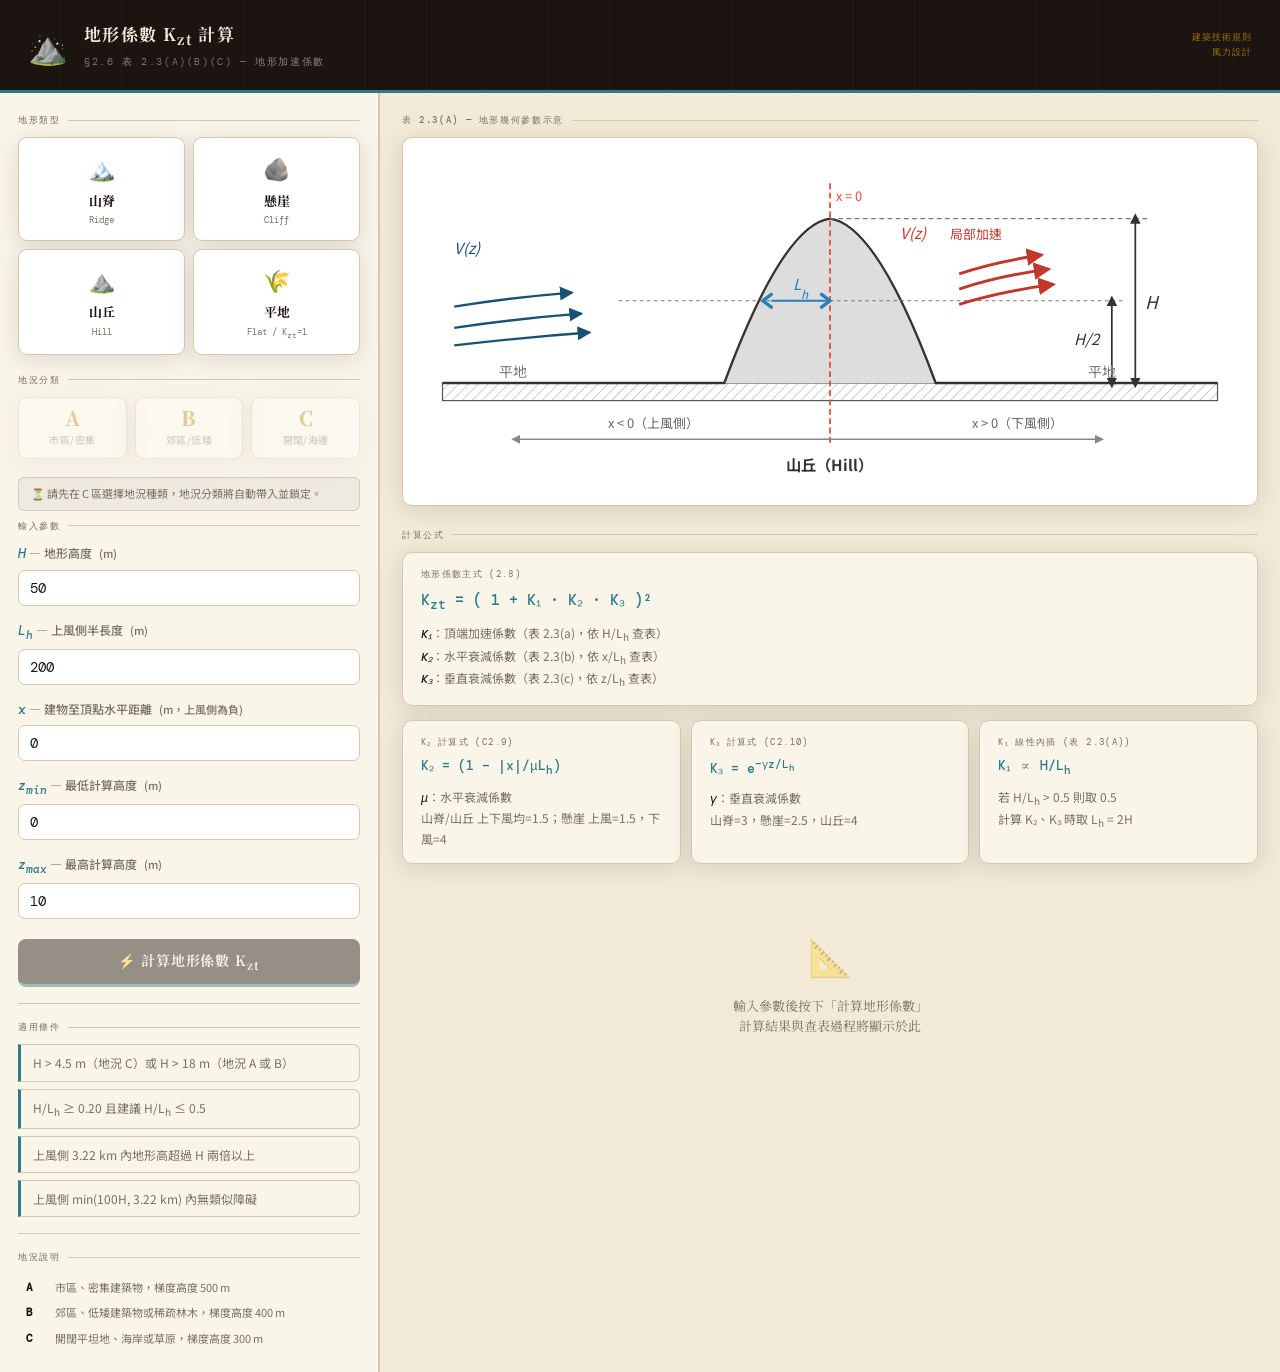
<file: sections/sec-d.html>
<!DOCTYPE html>
<html lang="zh-TW">
<head>
<meta charset="UTF-8">
<meta name="viewport" content="width=device-width, initial-scale=1.0">
<title>地形係數 Kzt 計算</title>
<link href="https://fonts.googleapis.com/css2?family=Noto+Serif+TC:wght@400;600;700;900&family=Noto+Sans+TC:wght@300;400;500&family=DM+Mono:wght@400;500&display=swap" rel="stylesheet">
<style>
  :root {
    --ink:         #1c1410;
    --paper:       #f2ead6;
    --accent:      #2e7a8a;
    --accent-light:#3d9ab0;
    --gold:        #b8860b;
    --muted:       #7a7060;
    --border:      #d4c9b0;
    --card-bg:     #faf5e9;
    --shadow:      0 4px 24px rgba(28,20,16,0.12);
  }
  * { box-sizing: border-box; margin: 0; padding: 0; }
  html, body {
    height: 100%;
    font-family: 'Noto Sans TC', sans-serif;
    font-size: 14px;
    line-height: 1.6;
    background: var(--paper);
    color: var(--ink);
  }

  /* ── Header ── */
  .header {
    background: var(--ink);
    color: var(--paper);
    padding: 20px 28px;
    display: flex; align-items: center; gap: 16px;
    position: relative; overflow: hidden; flex-shrink: 0;
    border-bottom: 3px solid var(--accent);
  }
  .header::before {
    content: '';
    position: absolute; inset: 0;
    background: repeating-linear-gradient(90deg,
      transparent, transparent 60px,
      rgba(255,255,255,0.015) 60px, rgba(255,255,255,0.015) 61px);
    pointer-events: none;
  }
  .header-icon { font-size: 32px; line-height: 1; opacity: 0.9; flex-shrink: 0; }
  .header-title {
    font-family: 'Noto Serif TC', serif;
    font-size: 17px; font-weight: 700; letter-spacing: 0.08em;
  }
  .header-sub {
    font-size: 10px; font-weight: 300; letter-spacing: 0.16em;
    color: rgba(245,240,232,0.5); margin-top: 3px; text-transform: uppercase;
    font-family: 'DM Mono', monospace;
  }
  .badge {
    margin-left: auto;
    font-family: 'DM Mono', monospace;
    font-size: 9px; letter-spacing: 0.12em;
    color: var(--gold); text-align: right; line-height: 1.7; opacity: 0.85;
  }

  /* ── Layout ── */
  .main {
    display: grid; grid-template-columns: 380px 1fr;
    min-height: calc(100vh - 67px);
  }
  .sidebar {
    background: var(--card-bg);
    border-right: 2px solid var(--border);
    padding: 20px 18px;
    overflow-y: auto;
  }
  .sidebar::-webkit-scrollbar { width: 4px; }
  .sidebar::-webkit-scrollbar-thumb { background: var(--border); border-radius: 2px; }
  .content { padding: 20px 22px; overflow-y: auto; background: var(--paper); }

  /* ── Section titles ── */
  .section-title {
    font-family: 'DM Mono', monospace;
    font-size: 9px; font-weight: 500; text-transform: uppercase;
    letter-spacing: 0.18em; color: var(--muted); margin-bottom: 10px;
    display: flex; align-items: center; gap: 8px;
  }
  .section-title::after {
    content: ''; flex: 1; height: 1px; background: var(--border);
  }

  /* ── Terrain cards ── */
  .terrain-grid { display: grid; grid-template-columns: repeat(2,1fr); gap: 8px; }
  .terrain-card {
    background: #fff;
    border: 1.5px solid var(--border);
    border-radius: 9px;
    padding: 12px 8px;
    text-align: center;
    cursor: pointer;
    transition: all 0.2s;
    box-shadow: var(--shadow);
  }
  .terrain-card:hover { border-color: var(--accent); background: rgba(26,107,138,0.04); }
  .terrain-card.active {
    border-color: var(--accent);
    background: rgba(26,107,138,0.08);
    box-shadow: 0 0 0 3px rgba(26,107,138,0.12);
  }
  .terrain-card .tc-icon { font-size: 22px; margin-bottom: 5px; }
  .terrain-card .tc-name {
    font-family: 'Noto Serif TC', serif;
    font-size: 13px; font-weight: 700; color: var(--ink);
  }
  .terrain-card .tc-en {
    font-family: 'DM Mono', monospace;
    font-size: 9px; color: var(--muted); margin-top: 2px;
  }

  /* ── Exposure cards ── */
  .exp-grid { display: grid; grid-template-columns: repeat(3,1fr); gap: 8px; }
  .exp-card {
    background: #fff;
    border: 1.5px solid var(--border);
    border-radius: 9px;
    padding: 10px 6px;
    text-align: center;
    cursor: pointer;
    transition: all 0.2s;
    box-shadow: var(--shadow);
  }
  .exp-card:hover { border-color: var(--gold); background: rgba(201,168,76,0.05); }
  .exp-card.active {
    border-color: var(--gold);
    background: rgba(201,168,76,0.1);
    box-shadow: 0 0 0 3px rgba(201,168,76,0.15);
  }
  .exp-card .ec-label {
    font-family: 'Noto Serif TC', serif;
    font-size: 20px; font-weight: 900; color: var(--gold); line-height: 1;
  }
  .exp-card .ec-name {
    font-size: 10px; color: var(--muted); margin-top: 4px; letter-spacing: 0.04em;
  }

  /* ── Form ── */
  .form-group { margin-bottom: 14px; }
  .form-group label {
    display: block; font-size: 12px; color: var(--muted);
    margin-bottom: 5px; font-weight: 500;
  }
  .form-group label span.param {
    font-family: 'DM Mono', monospace;
    color: var(--accent); font-size: 13px; font-style: italic;
  }
  .form-group label .unit { color: var(--muted); font-size: 11px; margin-left: 4px; }
  input[type="number"] {
    width: 100%;
    background: #fff;
    border: 1.5px solid var(--border);
    border-radius: 7px;
    color: var(--ink);
    padding: 8px 11px;
    font-size: 14px;
    font-family: 'DM Mono', monospace;
    outline: none;
    transition: border-color 0.2s, box-shadow 0.2s;
  }
  input[type="number"]:focus {
    border-color: var(--accent);
    box-shadow: 0 0 0 3px rgba(26,107,138,0.12);
  }
  input[type="number"]:disabled {
    background: var(--paper); opacity: 0.5;
  }

  /* ── Calc button ── */
  .calc-btn {
    width: 100%; padding: 11px;
    background: var(--ink);
    border: none; border-radius: 8px;
    color: var(--paper); font-size: 14px; font-weight: 700;
    cursor: pointer; transition: all 0.2s;
    font-family: 'Noto Serif TC', serif;
    letter-spacing: 0.06em;
    margin-top: 6px;
    border-bottom: 3px solid var(--accent);
  }
  .calc-btn:hover { background: #2a2a40; transform: translateY(-1px); }
  .calc-btn:active { transform: translateY(0); }

  /* ── Divider ── */
  .divider { border: none; border-top: 1px solid var(--border); margin: 16px 0; }

  /* ── Figure panel ── */
  .fig-panel { margin-bottom: 22px; }
  .fig-svg-wrap {
    background: #fff;
    border-radius: 10px;
    padding: 16px;
    border: 1.5px solid var(--border);
    box-shadow: var(--shadow);
  }

  /* ── Formula cards ── */
  .formula-card {
    background: var(--card-bg);
    border: 1.5px solid var(--border);
    border-radius: 10px;
    padding: 14px 18px;
    margin-bottom: 14px;
    box-shadow: var(--shadow);
  }
  .formula-card .fc-title {
    font-family: 'DM Mono', monospace;
    font-size: 9px; text-transform: uppercase; letter-spacing: 0.15em;
    color: var(--muted); margin-bottom: 7px;
  }
  .formula-card .fc-eq {
    font-family: 'DM Mono', monospace;
    color: var(--accent); font-size: 15px; font-weight: 500;
  }
  .formula-card .fc-desc {
    font-family: 'Noto Sans TC', sans-serif;
    font-size: 12px; color: var(--muted); margin-top: 8px; line-height: 1.7;
  }
  .formula-card .fc-desc span.v {
    color: var(--ink); font-family: 'DM Mono', monospace;
    font-style: italic; font-weight: 500;
  }

  /* ── Result panel ── */
  .result-panel {
    background: var(--card-bg);
    border: 1.5px solid var(--border);
    border-radius: 12px;
    overflow: hidden;
    margin-bottom: 22px;
    box-shadow: var(--shadow);
  }
  .result-header {
    background: var(--ink);
    padding: 14px 20px;
    border-bottom: 2px solid var(--accent);
    display: flex; align-items: center; justify-content: space-between;
    position: relative; overflow: hidden;
  }
  .result-header::before {
    content: '';
    position: absolute; inset: 0;
    background: repeating-linear-gradient(90deg,
      transparent, transparent 60px,
      rgba(255,255,255,0.015) 60px, rgba(255,255,255,0.015) 61px);
  }
  .result-header h2 {
    font-family: 'Noto Serif TC', serif;
    font-size: 14px; color: var(--paper); font-weight: 700; position: relative;
  }
  .result-body { padding: 18px 20px; }
  .result-grid { display: grid; grid-template-columns: repeat(3,1fr); gap: 10px; margin-bottom: 14px; }
  .result-cell {
    background: #fff;
    border: 1.5px solid var(--border);
    border-radius: 8px;
    padding: 12px 10px;
    text-align: center;
    box-shadow: var(--shadow);
  }
  .result-cell .rc-label { font-size: 11px; color: var(--muted); margin-bottom: 4px; letter-spacing: 0.04em; }
  .result-cell .rc-val {
    font-family: 'DM Mono', monospace;
    font-size: 22px; font-weight: 700;
    color: var(--accent);
  }
  .result-cell .rc-val.k1c { color: var(--accent); }
  .result-cell .rc-val.k2c { color: #2c7a4b; }
  .result-cell .rc-val.k3c { color: var(--gold); }

  /* ── Kzt display ── */
  .kzt-display {
    background: var(--ink);
    border-radius: 10px;
    padding: 20px;
    text-align: center;
    position: relative; overflow: hidden;
  }
  .kzt-display::before {
    content: 'Kzt';
    position: absolute; right: -8px; bottom: -16px;
    font-family: 'Noto Serif TC', serif; font-weight: 900;
    font-size: 80px; opacity: 0.04; color: var(--paper);
    pointer-events: none; line-height: 1;
  }
  .kzt-label {
    font-family: 'DM Mono', monospace;
    font-size: 9px; letter-spacing: 0.2em; color: var(--gold);
    margin-bottom: 6px; text-transform: uppercase;
  }
  .kzt-val {
    font-family: 'Noto Serif TC', serif;
    font-size: 42px; font-weight: 900;
    color: var(--paper); line-height: 1;
  }
  .kzt-formula {
    font-family: 'DM Mono', monospace;
    font-size: 11px; color: rgba(245,240,232,0.5); margin-top: 8px;
  }

  /* ── Step log ── */
  .step-log {
    background: var(--paper);
    border: 1.5px solid var(--border);
    border-radius: 8px;
    padding: 14px 16px;
    margin-top: 14px;
  }
  .step-log h4 {
    font-family: 'DM Mono', monospace;
    font-size: 9px; color: var(--muted); text-transform: uppercase;
    letter-spacing: 0.15em; margin-bottom: 10px;
  }
  .step-log .step { margin-bottom: 5px; font-size: 12px; color: var(--muted); line-height: 1.6; }
  .step-log .step span.ok   { color: #2c7a4b; font-weight: 600; }
  .step-log .step span.hi   { color: var(--accent); font-family: 'DM Mono', monospace; }
  .step-log .step span.warn { color: #a06020; }

  /* ── Condition card ── */
  .cond-card {
    background: var(--card-bg);
    border-left: 3px solid var(--accent);
    border-radius: 0 7px 7px 0;
    padding: 8px 12px;
    margin-bottom: 7px;
    font-size: 12px;
    color: var(--muted);
    border-top: 1px solid var(--border);
    border-bottom: 1px solid var(--border);
    border-right: 1px solid var(--border);
  }
  .cond-card.warn { border-left-color: #a06020; }

  /* ── Error box ── */
  .error-box {
    background: rgba(192,57,43,0.06);
    border: 1.5px solid rgba(192,57,43,0.4);
    border-radius: 8px;
    padding: 12px 16px;
    color: #8b2500;
    font-size: 13px;
  }

  /* ── Tables ── */
  .data-table { width: 100%; border-collapse: collapse; font-size: 12px; }
  .data-table th {
    background: var(--paper);
    border: 1px solid var(--border);
    padding: 6px 10px;
    text-align: center;
    color: var(--muted);
    font-family: 'DM Mono', monospace;
    font-size: 10px; letter-spacing: 0.1em; font-weight: 500;
  }
  .data-table td {
    border: 1px solid var(--border);
    padding: 5px 10px;
    text-align: center;
    font-family: 'DM Mono', monospace;
    font-size: 11px;
    color: var(--muted);
  }
  .data-table tr.highlight td {
    background: rgba(26,107,138,0.08);
    color: var(--ink); font-weight: 600;
  }

  /* ── Placeholder ── */
  .placeholder-msg {
    text-align: center; padding: 48px 24px;
    color: var(--muted); font-size: 13px;
    font-family: 'Noto Serif TC', serif;
  }
  .placeholder-msg .pm-icon { font-size: 36px; margin-bottom: 12px; opacity: 0.4; }

  /* ── Info table ── */
  .info-table { width: 100%; border-collapse: collapse; font-size: 11px; }
  .info-table td { padding: 4px 8px; color: var(--muted); vertical-align: top; }
  .info-table td:first-child {
    color: var(--ink); font-weight: 600; white-space: nowrap;
    font-family: 'DM Mono', monospace;
  }
  .scroll-table { overflow-x: auto; }

  @media (max-width: 900px) {
    .main { grid-template-columns: 1fr; }
    .sidebar { border-right: none; border-bottom: 2px solid var(--border); }
  }
</style>
</head>
<body>

<div class="header">
  <div class="header-icon">⛰️</div>
  <div>
    <div class="header-title">地形係數 K<sub>zt</sub> 計算</div>
    <div class="header-sub">§2.6 表 2.3(a)(b)(c) — 地形加速係數</div>
  </div>
  <div class="badge">建築技術規則<br>風力設計</div>
</div>

<div class="main">
  <!-- ========= SIDEBAR ========= -->
  <div class="sidebar">
    <div class="section-title">地形類型</div>
    <div class="terrain-grid" style="margin-bottom:18px">
      <div class="terrain-card" onclick="setTerrain('山脊')" id="tc-山脊">
        <div class="tc-icon">🏔️</div>
        <div class="tc-name">山脊</div>
        <div class="tc-en">Ridge</div>
      </div>
      <div class="terrain-card" onclick="setTerrain('懸崖')" id="tc-懸崖">
        <div class="tc-icon">🪨</div>
        <div class="tc-name">懸崖</div>
        <div class="tc-en">Cliff</div>
      </div>
      <div class="terrain-card" onclick="setTerrain('山丘')" id="tc-山丘">
        <div class="tc-icon">⛰️</div>
        <div class="tc-name">山丘</div>
        <div class="tc-en">Hill</div>
      </div>
      <div class="terrain-card" onclick="setTerrain('平地')" id="tc-平地">
        <div class="tc-icon">🌾</div>
        <div class="tc-name">平地</div>
        <div class="tc-en">Flat / K<sub>zt</sub>=1</div>
      </div>
    </div>

    <div class="section-title">地況分類</div>
    <div class="exp-grid" style="margin-bottom:18px">
      <div class="exp-card" onclick="setExposure('A')" id="ec-A">
        <div class="ec-label">A</div>
        <div class="ec-name">市區/密集</div>
      </div>
      <div class="exp-card" onclick="setExposure('B')" id="ec-B">
        <div class="ec-label">B</div>
        <div class="ec-name">郊區/低矮</div>
      </div>
      <div class="exp-card" onclick="setExposure('C')" id="ec-C">
        <div class="ec-label">C</div>
        <div class="ec-name">開闊/海邊</div>
      </div>
    </div>

    <div class="section-title">輸入參數</div>

    <div class="form-group">
      <label><span class="param">H</span> — 地形高度 <span class="unit">(m)</span></label>
      <input type="number" id="inp-H" value="50" min="0" step="0.1" placeholder="輸入 H (m)">
    </div>
    <div class="form-group">
      <label><span class="param">L<sub>h</sub></span> — 上風側半長度 <span class="unit">(m)</span></label>
      <input type="number" id="inp-Lh" value="200" min="0.1" step="0.1" placeholder="輸入 Lh (m)">
    </div>
    <div class="form-group">
      <label><span class="param">x</span> — 建物至頂點水平距離 <span class="unit">(m，上風側為負)</span></label>
      <input type="number" id="inp-x" value="0" step="0.1" placeholder="輸入 x (m)">
    </div>
    <div class="form-group">
      <label><span class="param">z<sub>min</sub></span> — 最低計算高度 <span class="unit">(m)</span></label>
      <input type="number" id="inp-z-min" value="0" min="0" step="0.1" placeholder="輸入 z_min (m)">
    </div>
    <div class="form-group">
      <label><span class="param">z<sub>max</sub></span> — 最高計算高度 <span class="unit">(m)</span></label>
      <input type="number" id="inp-z-max" value="10" min="0" step="0.1" placeholder="輸入 z_max (m)">
    </div>

    <button class="calc-btn" id="calc-btn" onclick="calculate()">⚡ 計算地形係數 K<sub>zt</sub></button>

    <hr class="divider">

    <div class="section-title">適用條件</div>
    <div class="cond-card">H &gt; 4.5 m（地況 C）或 H &gt; 18 m（地況 A 或 B）</div>
    <div class="cond-card">H/L<sub>h</sub> ≥ 0.20 且建議 H/L<sub>h</sub> ≤ 0.5</div>
    <div class="cond-card">上風側 3.22 km 內地形高超過 H 兩倍以上</div>
    <div class="cond-card">上風側 min(100H, 3.22 km) 內無類似障礙</div>

    <hr class="divider">

    <div class="section-title">地況說明</div>
    <table class="info-table">
      <tr><td>A</td><td>市區、密集建築物，梯度高度 500 m</td></tr>
      <tr><td>B</td><td>郊區、低矮建築物或稀疏林木，梯度高度 400 m</td></tr>
      <tr><td>C</td><td>開闊平坦地、海岸或草原，梯度高度 300 m</td></tr>
    </table>
  </div>

  <!-- ========= CONTENT ========= -->
  <div class="content">

    <div class="fig-panel">
      <div class="section-title">表 2.3(a) — 地形幾何參數示意</div>
      <div class="fig-svg-wrap" id="fig-container"></div>
    </div>

    <div class="section-title">計算公式</div>
    <div class="formula-card">
      <div class="fc-title">地形係數主式 (2.8)</div>
      <div class="fc-eq">K<sub>zt</sub> = ( 1 + K₁ · K₂ · K₃ )²</div>
      <div class="fc-desc">
        <span class="v">K₁</span>：頂端加速係數（表 2.3(a)，依 H/L<sub>h</sub> 查表）<br>
        <span class="v">K₂</span>：水平衰減係數（表 2.3(b)，依 x/L<sub>h</sub> 查表）<br>
        <span class="v">K₃</span>：垂直衰減係數（表 2.3(c)，依 z/L<sub>h</sub> 查表）
      </div>
    </div>
    <div style="display:grid;grid-template-columns:1fr 1fr 1fr;gap:10px;margin-bottom:14px">
      <div class="formula-card" style="margin-bottom:0">
        <div class="fc-title">K₂ 計算式 (C2.9)</div>
        <div class="fc-eq" style="font-size:13px">K₂ = (1 − |x|/μL<sub>h</sub>)</div>
        <div class="fc-desc"><span class="v">μ</span>：水平衰減係數<br>山脊/山丘 上下風均=1.5；懸崖 上風=1.5，下風=4</div>
      </div>
      <div class="formula-card" style="margin-bottom:0">
        <div class="fc-title">K₃ 計算式 (C2.10)</div>
        <div class="fc-eq" style="font-size:13px">K₃ = e<sup>−γz/L<sub>h</sub></sup></div>
        <div class="fc-desc"><span class="v">γ</span>：垂直衰減係數<br>山脊=3，懸崖=2.5，山丘=4</div>
      </div>
      <div class="formula-card" style="margin-bottom:0">
        <div class="fc-title">K₁ 線性內插 (表 2.3(a))</div>
        <div class="fc-eq" style="font-size:13px">K₁ ∝ H/L<sub>h</sub></div>
        <div class="fc-desc">若 H/L<sub>h</sub> &gt; 0.5 則取 0.5<br>計算 K₂、K₃ 時取 L<sub>h</sub> = 2H</div>
      </div>
    </div>

    <div id="result-area">
      <div class="placeholder-msg">
        <div class="pm-icon">📐</div>
        <div>輸入參數後按下「計算地形係數」<br>計算結果與查表過程將顯示於此</div>
      </div>
    </div>

  </div>
</div>

<script>
// ============================================================
//  SQLite-style data embedded in JS
// ============================================================
const DB = {
  terrainTypes: { '山脊': 1, '懸崖': 2, '山丘': 3 },
  exposureCategories: { 'A': 4, 'B': 4, 'C': 3 },  // A&B share same table entry
  // K1: keyed by terrain name + exposure group ('AB' or 'C')
  k1: {
    '山脊': { 'AB': [[0.20,0.26],[0.25,0.33],[0.30,0.39],[0.35,0.46],[0.40,0.52],[0.45,0.59],[0.50,0.65]],
              'C':  [[0.20,0.29],[0.25,0.36],[0.30,0.43],[0.35,0.51],[0.40,0.58],[0.45,0.65],[0.50,0.72]] },
    '懸崖': { 'AB': [[0.20,0.15],[0.25,0.19],[0.30,0.23],[0.35,0.26],[0.40,0.33],[0.45,0.34],[0.50,0.38]],
              'C':  [[0.20,0.17],[0.25,0.21],[0.30,0.26],[0.35,0.30],[0.40,0.34],[0.45,0.38],[0.50,0.43]] },
    '山丘': { 'AB': [[0.20,0.19],[0.25,0.24],[0.30,0.29],[0.35,0.33],[0.40,0.38],[0.45,0.43],[0.50,0.48]],
              'C':  [[0.20,0.21],[0.25,0.26],[0.30,0.32],[0.35,0.37],[0.40,0.42],[0.45,0.47],[0.50,0.53]] },
  },
  // K2: keyed by terrain group ('懸崖' or '山脊山丘')
  k2: {
    '懸崖':   [[-4.00,0.00],[-3.50,0.00],[-3.00,0.00],[-2.50,0.00],[-2.00,0.00],[-1.50,0.00],
               [-1.00,0.33],[-0.50,0.67],[0.00,1.00],[0.50,0.88],[1.00,0.75],[1.50,0.63],
               [2.00,0.50],[2.50,0.38],[3.00,0.25],[3.50,0.13],[4.00,0.00]],
    '山脊山丘':[[-4.00,0.00],[-3.50,0.00],[-3.00,0.00],[-2.50,0.00],[-2.00,0.00],[-1.50,0.00],
               [-1.00,0.33],[-0.50,0.67],[0.00,1.00],[0.50,0.67],[1.00,0.33],[1.50,0.00],
               [2.00,0.00],[2.50,0.00],[3.00,0.00],[3.50,0.00],[4.00,0.00]],
  },
  // K3: keyed by terrain name
  k3: {
    '山脊': [[0.00,1.00],[0.10,0.74],[0.20,0.55],[0.30,0.41],[0.40,0.30],[0.50,0.22],[0.60,0.17],
             [0.70,0.12],[0.80,0.09],[0.90,0.07],[1.00,0.05],[1.50,0.01],[2.00,0.00]],
    '懸崖': [[0.00,1.00],[0.10,0.78],[0.20,0.61],[0.30,0.47],[0.40,0.37],[0.50,0.29],[0.60,0.22],
             [0.70,0.17],[0.80,0.14],[0.90,0.11],[1.00,0.08],[1.50,0.02],[2.00,0.00]],
    '山丘': [[0.00,1.00],[0.10,0.67],[0.20,0.45],[0.30,0.30],[0.40,0.20],[0.50,0.14],[0.60,0.09],
             [0.70,0.06],[0.80,0.04],[0.90,0.03],[1.00,0.02],[1.50,0.00],[2.00,0.00]],
  }
};

// Linear interpolation from table array [[x,y],...]
function interp(table, val) {
  // clamp
  if (val <= table[0][0]) return table[0][1];
  if (val >= table[table.length-1][0]) return table[table.length-1][1];
  for (let i = 0; i < table.length-1; i++) {
    const [x0, y0] = table[i];
    const [x1, y1] = table[i+1];
    if (val >= x0 && val <= x1) {
      const t = (val - x0) / (x1 - x0);
      return y0 + t * (y1 - y0);
    }
  }
  return table[table.length-1][1];
}

// State
let terrain = null;
let exposure = null;
let exposureLockedByHub = false;

function setTerrain(t) {
  terrain = t;
  document.querySelectorAll('.terrain-card').forEach(c => c.classList.remove('active'));
  document.getElementById('tc-' + t).classList.add('active');

  const isFlat = (t === '平地');

  // 地況分類永久鎖定，不隨地形類型變動；僅更新計算按鈕可用狀態
  updateCalcBtn();

  // Lock / unlock 輸入參數
  const inputIds = ['inp-H', 'inp-Lh', 'inp-x', 'inp-z-min', 'inp-z-max'];
  inputIds.forEach(id => {
    const el = document.getElementById(id);
    if (!el) return;
    el.disabled = isFlat;
    el.style.opacity = isFlat ? '0.4' : '';
  });

  // Clear result area when switching to flat
  if (isFlat) {
    document.getElementById('result-area').innerHTML = `
      <div class="cond-card" style="border-color:var(--accent);background:rgba(26,107,138,0.08);color:var(--ink)">
        ✅ 已選擇<b>平地</b>：地形平坦，無地形加速效應，地形係數
        <span style="font-family:'DM Mono',monospace;color:var(--accent);font-size:15px"> K<sub>zt</sub> = 1.0000</span>
        <br><span style="font-size:11px;color:var(--muted);margin-top:4px;display:block">按下計算按鈕以回傳結果至暫存區。</span>
      </div>`;
  } else {
    document.getElementById('result-area').innerHTML = `
      <div class="placeholder-msg">
        <div class="pm-icon">⛰️</div>
        請在左側輸入參數後點擊「計算」
      </div>`;
  }

  if (!isFlat) updateFigure();
  else document.getElementById('fig-container').innerHTML = `
    <div style="text-align:center;padding:32px 16px;color:var(--muted);font-size:13px">
      <div style="font-size:36px;margin-bottom:8px">🌾</div>
      平地地形無地形示意圖<br>K<sub>zt</sub> = 1.0
    </div>`;
}

function setExposure(e) {
  exposure = e;
  document.querySelectorAll('.exp-card').forEach(c => c.classList.remove('active'));
  document.getElementById('ec-' + e).classList.add('active');
}

// ============================================================
//  MAIN CALCULATION
// ============================================================
function calculate() {
  // ---- 驗證：地形類型及地況分類必須選擇 ----
  if (!terrain) {
    document.getElementById('result-area').innerHTML =
      `<div class="error-box">⚠ 請先選擇地形類型（山脊 / 懸崖 / 山丘 / 平地）</div>`;
    return;
  }
  if (terrain !== '平地' && !exposure) {
    document.getElementById('result-area').innerHTML =
      `<div class="error-box">⚠ 請先選擇地況分類（A / B / C）</div>`;
    return;
  }

  // ---- 平地：直接回傳 Kzt = 1 ----
  if (terrain === '平地') {
    const html = `
      <div class="result-panel">
        <div class="result-header">
          <h2>計算結果 — 平地（無地形加速效應）</h2>
          <span style="font-size:11px;color:rgba(245,240,232,0.6)">地形平坦，K<sub>zt</sub> 直接取 1.0</span>
        </div>
        <div class="result-body">
          <div class="kzt-display">
            <div class="kzt-label">地形係數</div>
            <div class="kzt-val">K<sub>zt</sub> = 1.0000</div>
            <div class="kzt-formula">平地地形，無地形加速效應，依規範取 K<sub>zt</sub> = 1.0</div>
          </div>
          <div class="step-log">
            <h4>計算步驟記錄</h4>
            <div class="step">1. 地形類型：<span class="hi">平地</span>，地形平坦開闊，不符合地形係數修正適用條件。</div>
            <div class="step">2. <span class="ok">✔ K<sub>zt</sub> = <span class="hi">1.0000</span>（無地形加速效應）</span></div>
          </div>
        </div>
      </div>`;
    document.getElementById('result-area').innerHTML = html;
    const z_min_flat = parseFloat(document.getElementById('inp-z-min').value) || 0;
    const z_max_flat = parseFloat(document.getElementById('inp-z-max').value) || 0;
    if (window.parent !== window) {
      window.parent.postMessage({
        source: 'kzt_calculator',
        terrain: '平地',
        exposure: '—',
        inputs: { H: null, Lh: null, x: null, z_min: z_min_flat, z_max: z_max_flat },
        results: { K1: 0, K2: 0, K3: 0, Kzt: 1.0, HLh: 0, xLh: 0, zLh: 0, kztTable: [] },
        timestamp: new Date().toISOString()
      }, '*');
    }
    return;
  }

  const H    = parseFloat(document.getElementById('inp-H').value);
  const Lh   = parseFloat(document.getElementById('inp-Lh').value);
  const x    = parseFloat(document.getElementById('inp-x').value);
  const z_min = parseFloat(document.getElementById('inp-z-min').value);
  const z_max = parseFloat(document.getElementById('inp-z-max').value);

  const steps = [];
  let errors = [];

  // Validate
  if (isNaN(H) || H <= 0)  errors.push('H 必須為正數');
  if (isNaN(Lh) || Lh <= 0) errors.push('Lh 必須為正數');
  if (isNaN(x))  errors.push('x 數值無效');
  if (isNaN(z_min) || z_min < 0) errors.push('z_min 必須 ≥ 0');
  if (isNaN(z_max) || z_max < 0) errors.push('z_max 必須 ≥ 0');
  if (!isNaN(z_min) && !isNaN(z_max) && z_max < z_min) errors.push('z_max 必須 ≥ z_min');

  if (errors.length > 0) {
    document.getElementById('result-area').innerHTML =
      `<div class="error-box">⚠ 輸入錯誤：${errors.join('；')}</div>`;
    return;
  }

  // Check H/Lh condition
  let HLh = H / Lh;
  steps.push(`計算 H/L<sub>h</sub> = ${H} / ${Lh} = <span class="hi">${HLh.toFixed(4)}</span>`);

  if (HLh < 0.2) {
    document.getElementById('result-area').innerHTML =
      `<div class="error-box">⚠ H/L<sub>h</sub> = ${HLh.toFixed(3)} &lt; 0.20，不符合適用條件，地形係數 K<sub>zt</sub> = 1.0（無地形加速效應）</div>`;
    return;
  }

  // Check minimum H
  let minH = (exposure === 'C') ? 4.5 : 18;
  if (H < minH) {
    steps.push(`<span class="warn">⚠ H = ${H} m &lt; ${minH} m（地況 ${exposure} 最低要求），K<sub>zt</sub> 取 1.0</span>`);
  }

  // Cap H/Lh at 0.5 for K1
  let HLh_K1 = Math.min(HLh, 0.5);
  let Lh_K2K3 = Lh;
  if (HLh > 0.5) {
    steps.push(`H/L<sub>h</sub> &gt; 0.5，計算 K₁ 時取 H/L<sub>h</sub> = <span class="hi">0.5</span>；計算 K₂、K₃ 時取 L<sub>h</sub> = 2H = <span class="hi">${(2*H).toFixed(2)} m</span>`);
    Lh_K2K3 = 2 * H;
  }

  // Exposure group
  const expGroup = (exposure === 'C') ? 'C' : 'AB';
  steps.push(`地況：<span class="hi">${exposure}</span>（查表組：${expGroup}），地形：<span class="hi">${terrain}</span>`);

  // ---- K1 ----
  const k1Table = DB.k1[terrain][expGroup];
  const K1 = interp(k1Table, HLh_K1);
  // find bracketing rows
  let k1lo = k1Table[0], k1hi = k1Table[k1Table.length-1];
  for (let i=0; i<k1Table.length-1; i++) {
    if (HLh_K1 >= k1Table[i][0] && HLh_K1 <= k1Table[i+1][0]) {
      k1lo = k1Table[i]; k1hi = k1Table[i+1]; break;
    }
  }
  steps.push(`K₁：查表 H/L<sub>h</sub> = <span class="hi">${HLh_K1.toFixed(4)}</span>，內插於 [${k1lo[0].toFixed(2)}, ${k1lo[1].toFixed(2)}] ~ [${k1hi[0].toFixed(2)}, ${k1hi[1].toFixed(2)}]，得 K₁ = <span class="hi">${K1.toFixed(4)}</span>`);

  // ---- K2 ----
  const xLh = x / Lh_K2K3;
  const k2Key = (terrain === '懸崖') ? '懸崖' : '山脊山丘';
  const k2Table = DB.k2[k2Key];
  const K2 = Math.max(0, interp(k2Table, xLh));
  let k2lo = k2Table[0], k2hi = k2Table[k2Table.length-1];
  for (let i=0; i<k2Table.length-1; i++) {
    if (xLh >= k2Table[i][0] && xLh <= k2Table[i+1][0]) {
      k2lo = k2Table[i]; k2hi = k2Table[i+1]; break;
    }
  }
  steps.push(`K₂：x/L<sub>h</sub> = ${x} / ${Lh_K2K3.toFixed(2)} = <span class="hi">${xLh.toFixed(4)}</span>，查表（${k2Key}）得 K₂ = <span class="hi">${K2.toFixed(4)}</span>`);

  // ---- K3 / Kzt：逐高度計算 ----
  const k3Table = DB.k3[terrain];
  const kztTable = [];
  for (let zi = Math.floor(z_min); zi <= Math.ceil(z_max); zi++) {
    const zLh_i = zi / Lh_K2K3;
    const K3_i  = interp(k3Table, zLh_i);
    const Kzt_i = Math.pow(1 + K1 * K2 * K3_i, 2);
    kztTable.push({
      z:   zi,
      zLh: parseFloat(zLh_i.toFixed(4)),
      K3:  parseFloat(K3_i.toFixed(4)),
      Kzt: parseFloat(Kzt_i.toFixed(4))
    });
  }
  // 向後相容：取 z_max 對應的最末筆
  const lastEntry = kztTable.length > 0 ? kztTable[kztTable.length - 1] : { zLh: 0, K3: 0, Kzt: 1 };
  const zLh = lastEntry.zLh;
  const K3  = lastEntry.K3;
  const Kzt = lastEntry.Kzt;
  steps.push(`K₃ / K<sub>zt</sub>：逐公尺計算 z = ${Math.floor(z_min)}~${Math.ceil(z_max)} m，共 ${kztTable.length} 筆`);
  if (kztTable.length > 0) {
    const first = kztTable[0], last = kztTable[kztTable.length-1];
    steps.push(`K<sub>zt</sub> 範圍：z=${first.z}m → K<sub>zt</sub>=<span class="hi">${first.Kzt}</span>　z=${last.z}m → K<sub>zt</sub>=<span class="hi">${last.Kzt}</span>`);
  }
  steps.push(`<span class="ok">✔ K<sub>zt</sub>(z_max=${Math.ceil(z_max)}m) = <span class="hi">${Kzt.toFixed(4)}</span></span>`);

  // Render results
  const html = `
    <div class="result-panel">
      <div class="result-header">
        <h2>計算結果 — ${terrain} / 地況 ${exposure}</h2>
        <span style="font-size:11px;color:rgba(245,240,232,0.6)">H=${H}m, Lh=${Lh}m, x=${x}m, z:${z_min}~${z_max}m</span>
      </div>
      <div class="result-body">
        <div class="result-grid">
          <div class="result-cell">
            <div class="rc-label" style="font-size:11px;color:var(--muted);margin-bottom:4px">K₁（頂端加速）</div>
            <div class="rc-val k1c">${K1.toFixed(4)}</div>
            <div style="font-size:10px;color:var(--muted);margin-top:4px">H/Lh=${HLh_K1.toFixed(3)}</div>
          </div>
          <div class="result-cell">
            <div class="rc-label" style="font-size:11px;color:var(--muted);margin-bottom:4px">K₂（水平衰減）</div>
            <div class="rc-val k2c">${K2.toFixed(4)}</div>
            <div style="font-size:10px;color:var(--muted);margin-top:4px">x/Lh=${xLh.toFixed(3)}</div>
          </div>
          <div class="result-cell">
            <div class="rc-label" style="font-size:11px;color:var(--muted);margin-bottom:4px">K₃（垂直衰減）</div>
            <div class="rc-val k3c">${K3.toFixed(4)}</div>
            <div style="font-size:10px;color:var(--muted);margin-top:4px">z/Lh=${zLh.toFixed(3)}</div>
          </div>
        </div>
        <div class="kzt-display">
          <div class="kzt-label">地形係數 <span style="font-size:11px;font-weight:400;opacity:.7">（代表值：z = z_max = ${Math.ceil(z_max)} m）</span></div>
          <div class="kzt-val">K<sub>zt</sub> = ${Kzt.toFixed(4)}</div>
          <div class="kzt-formula">= ( 1 + ${K1.toFixed(4)} × ${K2.toFixed(4)} × ${K3.toFixed(4)} )² = ${Kzt.toFixed(4)}</div>
        </div>
        <div class="step-log">
          <h4>計算步驟記錄</h4>
          ${steps.map((s,i)=>`<div class="step">${i+1}. ${s}</div>`).join('')}
        </div>
      </div>
    </div>

    ${kztTable.length > 1 ? `
    <div class="section-title" style="margin-top:18px">逐高度 Kzt 計算表（z = ${Math.floor(z_min)}~${Math.ceil(z_max)} m）</div>
    <div style="max-height:320px;overflow-y:auto;border:1px solid var(--border);border-radius:6px">
    <table style="width:100%;border-collapse:collapse;font-size:11px">
      <thead><tr style="background:var(--sidebar-bg,#3d2d16);color:var(--paper);position:sticky;top:0">
        <th style="padding:6px 10px;text-align:left">z (m)</th>
        <th style="padding:6px 10px;text-align:right">z/Lh</th>
        <th style="padding:6px 10px;text-align:right">K₃</th>
        <th style="padding:6px 10px;text-align:right;color:#ffd080">Kzt</th>
      </tr></thead>
      <tbody>
        ${kztTable.map((row,i)=>`<tr style="${i%2===0?'background:var(--paper)':'background:rgba(107,76,17,.04)'}">
          <td style="padding:4px 10px;font-family:'DM Mono',monospace">${row.z}</td>
          <td style="padding:4px 10px;font-family:'DM Mono',monospace;text-align:right;color:var(--muted)">${row.zLh.toFixed(4)}</td>
          <td style="padding:4px 10px;font-family:'DM Mono',monospace;text-align:right">${row.K3.toFixed(4)}</td>
          <td style="padding:4px 10px;font-family:'DM Mono',monospace;text-align:right;font-weight:700;color:var(--accent5)">${row.Kzt.toFixed(4)}</td>
        </tr>`).join('')}
      </tbody>
    </table></div>` : ''}

    <div class="section-title">查表資料（含插值位置標示）</div>
    <div style="display:grid;grid-template-columns:1fr 1fr 1fr;gap:16px">
      ${renderK1Table(terrain, expGroup, HLh_K1)}
      ${renderK2Table(k2Key, xLh)}
      ${renderK3Table(terrain, zLh)}
    </div>
  `;
  document.getElementById('result-area').innerHTML = html;

  // 回傳結果至整合式父頁面
  if (window.parent !== window) {
    window.parent.postMessage({
      source: 'kzt_calculator',
      terrain: terrain,
      exposure: exposure,
      inputs: { H, Lh, x, z_min, z_max },
      results: {
        K1: parseFloat(K1.toFixed(4)),
        K2: parseFloat(K2.toFixed(4)),
        K3: parseFloat(K3.toFixed(4)),
        Kzt: parseFloat(Kzt.toFixed(4)),
        HLh: parseFloat(HLh.toFixed(4)),
        xLh: parseFloat(xLh.toFixed(4)),
        zLh: parseFloat(zLh.toFixed(4)),
        kztTable: kztTable
      },
      timestamp: new Date().toISOString()
    }, '*');
  }
}

function renderK1Table(terrain, expGroup, targetHLh) {
  const table = DB.k1[terrain][expGroup];
  const rows = table.map(([h,k]) => {
    const isClose = Math.abs(h - targetHLh) < 0.026;
    return `<tr class="${isClose?'highlight':''}"><td>${h.toFixed(2)}</td><td>${k.toFixed(2)}</td></tr>`;
  }).join('');
  return `<div>
    <div style="font-size:11px;color:rgba(245,240,232,0.6);margin-bottom:8px">K₁ 表 — ${terrain} / ${expGroup}</div>
    <div class="scroll-table"><table class="data-table">
      <tr><th>H/L<sub>h</sub></th><th>K₁</th></tr>${rows}
    </table></div></div>`;
}
function renderK2Table(k2Key, targetXLh) {
  const table = DB.k2[k2Key];
  const rows = table.map(([x,k]) => {
    const isClose = Math.abs(x - targetXLh) < 0.26;
    return `<tr class="${isClose?'highlight':''}"><td>${x.toFixed(2)}</td><td>${k.toFixed(2)}</td></tr>`;
  }).join('');
  return `<div>
    <div style="font-size:11px;color:rgba(245,240,232,0.6);margin-bottom:8px">K₂ 表 — ${k2Key}</div>
    <div class="scroll-table" style="max-height:260px;overflow-y:auto"><table class="data-table">
      <tr><th>x/L<sub>h</sub></th><th>K₂</th></tr>${rows}
    </table></div></div>`;
}
function renderK3Table(terrain, targetZLh) {
  const table = DB.k3[terrain];
  const rows = table.map(([z,k]) => {
    const isClose = Math.abs(z - targetZLh) < 0.06;
    return `<tr class="${isClose?'highlight':''}"><td>${z.toFixed(2)}</td><td>${k.toFixed(2)}</td></tr>`;
  }).join('');
  return `<div>
    <div style="font-size:11px;color:rgba(245,240,232,0.6);margin-bottom:8px">K₃ 表 — ${terrain}</div>
    <div class="scroll-table"><table class="data-table">
      <tr><th>z/L<sub>h</sub></th><th>K₃</th></tr>${rows}
    </table></div></div>`;
}

// ============================================================
//  FIGURE DRAWING (SVG)
// ============================================================
function updateFigure() {
  const container = document.getElementById('fig-container');
  if (terrain === '懸崖') {
    container.innerHTML = drawCliffSVG();
  } else {
    container.innerHTML = drawRidgeHillSVG(terrain);
  }
}

function drawCliffSVG() {
  // Geometry:
  //   Ground left : y=185,  cliff top plateau : y=65
  //   H = 120px (y: 65→185)
  //   45° slope : horizontal span = vertical span = 120px
  //   Slope bottom (toe) : x=180, y=185
  //   Slope top  (crest) : x=300, y=65   ← x=0 reference
  //   Top plateau extends right from x=300
  //   H/2 level : y=125  → on slope, x = 300-(125-65) = 240
  //   Lh arrow at y=125 : from x=300 (crest) left to x=240 (on slope face)
  return `<svg viewBox="0 0 700 265" xmlns="http://www.w3.org/2000/svg" style="width:100%;height:auto">
  <defs>
    <pattern id="hatch" width="6" height="6" patternUnits="userSpaceOnUse" patternTransform="rotate(45)">
      <line x1="0" y1="0" x2="0" y2="6" stroke="#aaa" stroke-width="1"/>
    </pattern>
    <marker id="arr" markerWidth="6" markerHeight="6" refX="3" refY="3" orient="auto">
      <path d="M0,0 L6,3 L0,6 Z" fill="#333"/>
    </marker>
    <marker id="arr2" markerWidth="6" markerHeight="6" refX="3" refY="3" orient="auto-start-reverse">
      <path d="M0,0 L6,3 L0,6 Z" fill="#333"/>
    </marker>
    <marker id="bluearr" markerWidth="6" markerHeight="6" refX="5" refY="3" orient="auto">
      <path d="M0,0 L6,3 L0,6 Z" fill="#1a5276"/>
    </marker>
    <marker id="redarr" markerWidth="6" markerHeight="6" refX="5" refY="3" orient="auto">
      <path d="M0,0 L6,3 L0,6 Z" fill="#c0392b"/>
    </marker>
    <marker id="lharr" markerWidth="8" markerHeight="8" refX="6" refY="4" orient="auto">
      <polyline points="2,1 6,4 2,7" fill="none" stroke="#2980b9" stroke-width="1.6" stroke-linejoin="round" stroke-linecap="round"/>
    </marker>
    <marker id="lharr2" markerWidth="8" markerHeight="8" refX="2" refY="4" orient="auto-start-reverse">
      <polyline points="2,1 6,4 2,7" fill="none" stroke="#2980b9" stroke-width="1.6" stroke-linejoin="round" stroke-linecap="round"/>
    </marker>
    <!-- grey chevron markers for x<0 / x>0 horizontal arrows -->
    <marker id="cliffGreyEnd" markerWidth="6" markerHeight="6" refX="5" refY="3" orient="auto">
      <path d="M0,0 L6,3 L0,6 Z" fill="#888"/>
    </marker>
    <marker id="cliffGreyStart" markerWidth="6" markerHeight="6" refX="1" refY="3" orient="auto-start-reverse">
      <path d="M0,0 L6,3 L0,6 Z" fill="#888"/>
    </marker>
  </defs>

  <!-- ground left (flat, below slope toe) -->
  <rect x="20" y="185" width="160" height="20" fill="url(#hatch)" stroke="#555" stroke-width="1"/>
  <!-- 45° slope body: toe(180,185) → crest(300,65) → right edge, filled -->
  <polygon points="180,185 300,65 680,65 680,185" fill="#ddd" stroke="none"/>
  <!-- slope outline -->
  <line x1="180" y1="185" x2="300" y2="65" stroke="#333" stroke-width="2"/>
  <!-- top plateau surface + hatch -->
  <rect x="300" y="65" width="380" height="20" fill="url(#hatch)" stroke="#555" stroke-width="1"/>
  <!-- bottom hatch strip under slope body -->
  <rect x="180" y="185" width="500" height="20" fill="url(#hatch)" stroke="#555" stroke-width="1"/>

  <!-- x=0 vertical dashed line at crest x=300, extended to y=243 (arrow line 238 + 5) -->
  <line x1="300" y1="32" x2="300" y2="243" stroke="#e74c3c" stroke-width="1.5" stroke-dasharray="5,3"/>
  <text x="304" y="44" font-size="11" fill="#e74c3c">x = 0</text>

  <!-- H double-arrow: x=510, y=65..185 -->
  <line x1="510" y1="65" x2="510" y2="185" stroke="#333" stroke-width="1.5" marker-end="url(#arr)" marker-start="url(#arr2)"/>
  <text x="518" y="132" font-size="15" fill="#333" font-style="italic">H</text>

  <!-- H/2 dashed line at y=125 -->
  <line x1="80" y1="125" x2="500" y2="125" stroke="#777" stroke-width="1" stroke-dasharray="3,3"/>

  <!-- H/2 vertical double-arrow: x=500, y=125..185; label at left -->
  <line x1="500" y1="125" x2="500" y2="185" stroke="#333" stroke-width="1.5" marker-end="url(#arr)" marker-start="url(#arr2)"/>
  <text x="466" y="158" font-size="13" fill="#333" font-style="italic">H/2</text>

  <!-- Lh arrow at y=125: from crest x=300 left to slope face x=240 -->
  <!-- Lh arrow at y=125: from slope face x=240 to crest x=298 (chevron tip touches x=300) -->
  <line x1="245" y1="125" x2="298" y2="125" stroke="#2980b9" stroke-width="1.8" marker-start="url(#lharr2)" marker-end="url(#lharr)"/>
  <text x="270" y="116" font-size="13" fill="#2980b9" font-style="italic" text-anchor="middle">L<tspan baseline-shift="sub" font-size="10">h</tspan></text>

  <!-- x<0 label moved down to y=228, arrow at y=238 pointing left to x=80 -->
  <text x="150" y="228" font-size="11" fill="#666" text-anchor="middle">x &lt; 0（上風側）</text>
  <line x1="300" y1="238" x2="83" y2="238" stroke="#888" stroke-width="1.3" marker-end="url(#cliffGreyStart)"/>

  <!-- x>0 label moved down to y=228, arrow at y=238 pointing right to x=520 (below V(z) right label) -->
  <text x="430" y="228" font-size="11" fill="#666" text-anchor="middle">x &gt; 0（下風側）</text>
  <line x1="300" y1="238" x2="520" y2="238" stroke="#888" stroke-width="1.3" marker-end="url(#cliffGreyEnd)"/>

  <!-- V(z) arrows left (approaching wind) -->
  <text x="25" y="88" font-size="13" fill="#1a5276" font-style="italic">V(z)</text>
  <path d="M25,125 Q65,118 105,114" stroke="#1a5276" stroke-width="2" fill="none" marker-end="url(#bluearr)"/>
  <path d="M25,143 Q68,136 110,132" stroke="#1a5276" stroke-width="2" fill="none" marker-end="url(#bluearr)"/>
  <path d="M25,158 Q72,152 115,148" stroke="#1a5276" stroke-width="2" fill="none" marker-end="url(#bluearr)"/>

  <!-- V(z) arrows right (accelerated) — above peak level -->
  <text x="520" y="18" font-size="13" fill="#c0392b" font-style="italic">V(z)</text>
  <text x="580" y="18" font-size="11" fill="#c0392b">局部加速</text>
  <path d="M355,28  Q415,22 470,18"  stroke="#c0392b" stroke-width="2.5" fill="none" marker-end="url(#redarr)"/>
  <path d="M355,40  Q418,34 473,30"  stroke="#c0392b" stroke-width="2.5" fill="none" marker-end="url(#redarr)"/>
  <path d="M355,52  Q422,46 476,42"  stroke="#c0392b" stroke-width="2.5" fill="none" marker-end="url(#redarr)"/>

  <!-- labels -->
  <text x="80" y="180" font-size="12" fill="#777" text-anchor="middle">平地</text>
  <text x="350" y="258" font-size="13" fill="#333" text-anchor="middle" font-weight="bold">懸崖（Cliff）</text>
</svg>`;
}

function drawRidgeHillSVG(type) {
  const typeLabel = type === '山脊' ? '山脊（Ridge）' : '山丘（Hill）';
  // Key coords: peak x=350, y=55; ground y=195; x=0 line x=350
  // H/2 at y=125; left flatland label anchor x=80; right flatland label anchor x=580
  // H arrow: x=610, y=55..195; horizontal dashed line from peak to x=620
  // Lh: right end at x=350 (x=0 line), left end at x=305, y=125
  // x<0 label: x=200, y=233; arrow from x=350 left to x=80, y=241
  // x>0 label: x=500, y=233; arrow from x=350 right to x=580, y=241
  // H/2 vert arrow: x=590 (left of H label), y=125..195; label at x=573
  return `<svg viewBox="0 0 700 280" xmlns="http://www.w3.org/2000/svg" style="width:100%;height:auto">
  <defs>
    <pattern id="hatch2" width="6" height="6" patternUnits="userSpaceOnUse" patternTransform="rotate(45)">
      <line x1="0" y1="0" x2="0" y2="6" stroke="#aaa" stroke-width="1"/>
    </pattern>
    <marker id="arr3" markerWidth="6" markerHeight="6" refX="3" refY="3" orient="auto">
      <path d="M0,0 L6,3 L0,6 Z" fill="#333"/>
    </marker>
    <marker id="arr3r" markerWidth="6" markerHeight="6" refX="3" refY="3" orient="auto-start-reverse">
      <path d="M0,0 L6,3 L0,6 Z" fill="#333"/>
    </marker>
    <marker id="bluearr2" markerWidth="6" markerHeight="6" refX="5" refY="3" orient="auto">
      <path d="M0,0 L6,3 L0,6 Z" fill="#1a5276"/>
    </marker>
    <marker id="redarr2" markerWidth="6" markerHeight="6" refX="5" refY="3" orient="auto">
      <path d="M0,0 L6,3 L0,6 Z" fill="#c0392b"/>
    </marker>
    <!-- grey arrow markers for x<0 / x>0 horizontal arrows -->
    <!-- greyarrEnd: normal arrowhead pointing in line direction (right) -->
    <marker id="greyarrEnd" markerWidth="6" markerHeight="6" refX="5" refY="3" orient="auto">
      <path d="M0,0 L6,3 L0,6 Z" fill="#888"/>
    </marker>
    <!-- greyarrStart: reversed arrowhead for start (points left) -->
    <marker id="greyarrStart" markerWidth="6" markerHeight="6" refX="1" refY="3" orient="auto-start-reverse">
      <path d="M0,0 L6,3 L0,6 Z" fill="#888"/>
    </marker>
    <!-- ㄑ-shaped open chevron markers for Lh double arrow -->
    <marker id="lhchevR" markerWidth="8" markerHeight="8" refX="6" refY="4" orient="auto">
      <polyline points="2,1 6,4 2,7" fill="none" stroke="#2980b9" stroke-width="1.6" stroke-linejoin="round" stroke-linecap="round"/>
    </marker>
    <marker id="lhchevL" markerWidth="8" markerHeight="8" refX="2" refY="4" orient="auto-start-reverse">
      <polyline points="2,1 6,4 2,7" fill="none" stroke="#2980b9" stroke-width="1.6" stroke-linejoin="round" stroke-linecap="round"/>
    </marker>
  </defs>

  <!-- ground base -->
  <rect x="20" y="195" width="660" height="15" fill="url(#hatch2)" stroke="#555" stroke-width="1"/>
  <!-- hill/ridge shape -->
  <path d="M20,195 Q140,195 260,195 Q310,60 350,55 Q390,60 440,195 Q560,195 680,195"
        fill="#ddd" stroke="#333" stroke-width="2"/>

  <!-- x=0 at peak: extend down to 248 (243 arrow line + 5) -->
  <line x1="350" y1="25" x2="350" y2="248" stroke="#e74c3c" stroke-width="1.5" stroke-dasharray="5,3"/>
  <text x="355" y="40" font-size="11" fill="#e74c3c">x = 0</text>

  <!-- Horizontal dashed line from peak (350,55) to x=620 (right of H arrow) -->
  <line x1="350" y1="55" x2="620" y2="55" stroke="#777" stroke-width="1" stroke-dasharray="4,3"/>

  <!-- H double-arrow: x=610, y=55 (peak) to y=195 (ground) -->
  <line x1="610" y1="55" x2="610" y2="195" stroke="#333" stroke-width="1.5" marker-end="url(#arr3)" marker-start="url(#arr3r)"/>
  <text x="618" y="132" font-size="15" fill="#333" font-style="italic">H</text>

  <!-- H/2 dashed line at y=125 -->
  <line x1="170" y1="125" x2="600" y2="125" stroke="#777" stroke-width="1" stroke-dasharray="3,3"/>

  <!-- H/2 vertical double-arrow: x=590, y=125 to y=195; label at left -->
  <line x1="590" y1="125" x2="590" y2="195" stroke="#333" stroke-width="1.5" marker-end="url(#arr3)" marker-start="url(#arr3r)"/>
  <text x="558" y="163" font-size="13" fill="#333" font-style="italic">H/2</text>

  <!-- Lh: line with ㄑ-shaped open chevron arrowheads, right end at x=350 (x=0 line) -->
  <line x1="300" y1="125" x2="350" y2="125" stroke="#2980b9" stroke-width="1.8"
        marker-start="url(#lhchevL)" marker-end="url(#lhchevR)"/>
  <text x="325" y="116" font-size="13" fill="#2980b9" font-style="italic" text-anchor="middle">L<tspan baseline-shift="sub" font-size="10">h</tspan></text>

  <!-- x<0 label moved down, then horizontal arrow line pointing left -->
  <!-- Label at y=233 centered at x=200 -->
  <text x="200" y="233" font-size="11" fill="#666" text-anchor="middle">x &lt; 0（上風側）</text>
  <!-- Arrow: from x=350 (x=0 line) left to x=80 (above left 平地 label), y=243 -->
  <line x1="350" y1="243" x2="85" y2="243" stroke="#888" stroke-width="1.3" marker-end="url(#greyarrStart)" stroke-dasharray="none"/>
  <!-- left arrowhead points left: use auto-start-reverse on start marker -->

  <!-- x>0 label moved down -->
  <text x="510" y="233" font-size="11" fill="#666" text-anchor="middle">x &gt; 0（下風側）</text>
  <!-- Arrow: from x=350 (x=0 line) right to x=582 (above right 平地 label), y=243 -->
  <line x1="350" y1="243" x2="582" y2="243" stroke="#888" stroke-width="1.3" marker-end="url(#greyarrEnd)"/>

  <!-- V(z) left -->
  <text x="30" y="85" font-size="13" fill="#1a5276" font-style="italic">V(z)</text>
  <path d="M30 130 Q80 122 130 118" stroke="#1a5276" stroke-width="2" fill="none" marker-end="url(#bluearr2)"/>
  <path d="M30 148 Q85 140 138 136" stroke="#1a5276" stroke-width="2" fill="none" marker-end="url(#bluearr2)"/>
  <path d="M30 163 Q90 156 145 152" stroke="#1a5276" stroke-width="2" fill="none" marker-end="url(#bluearr2)"/>

  <!-- V(z) right (accelerated) -->
  <text x="410" y="72" font-size="13" fill="#c0392b" font-style="italic">V(z)</text>
  <text x="452" y="72" font-size="11" fill="#c0392b">局部加速</text>
  <path d="M460 102 Q490 92 530 86" stroke="#c0392b" stroke-width="2.5" fill="none" marker-end="url(#redarr2)"/>
  <path d="M460 115 Q493 104 536 98" stroke="#c0392b" stroke-width="2.5" fill="none" marker-end="url(#redarr2)"/>
  <path d="M460 128 Q496 117 540 111" stroke="#c0392b" stroke-width="2.5" fill="none" marker-end="url(#redarr2)"/>

  <!-- flatland labels -->
  <text x="80" y="190" font-size="12" fill="#777" text-anchor="middle">平地</text>
  <text x="582" y="190" font-size="12" fill="#777" text-anchor="middle">平地</text>

  <text x="350" y="270" font-size="13" fill="#333" text-anchor="middle" font-weight="bold">${typeLabel}</text>
</svg>`;
}

// init
updateFigure();

// ── 初始化：永久鎖定地況分類、顯示等待提示、禁用計算按鈕 ────────────
document.querySelectorAll('.exp-card').forEach(c => {
  c.style.pointerEvents = 'none';
  c.style.cursor        = 'not-allowed';
  c.style.opacity       = '0.35';
});
(function () {
  const notice = document.createElement('div');
  notice.id = 'exp-lock-notice';
  notice.style.cssText = 'font-size:11px;color:var(--muted);background:rgba(120,120,120,0.08);border:1px solid rgba(120,120,120,0.25);border-radius:6px;padding:7px 12px;margin-top:8px;margin-bottom:8px;';
  notice.innerHTML = '⏳ 請先在 C 區選擇地況種類，地況分類將自動帶入並鎖定。';
  const expGrid = document.querySelector('.exp-grid');
  if (expGrid && expGrid.parentNode) {
    expGrid.parentNode.insertBefore(notice, expGrid.nextSibling);
  }
})();
updateCalcBtn();

// ── 更新計算按鈕可用狀態 ─────────────────────────────────────────────
function updateCalcBtn() {
  const btn = document.getElementById('calc-btn');
  if (!btn) return;
  const canCalc = terrain === '平地' || exposureLockedByHub;
  btn.disabled = !canCalc;
  btn.style.opacity = canCalc ? '' : '0.45';
  btn.style.cursor  = canCalc ? '' : 'not-allowed';
}

// ── 接收父框架傳來的 C 區地況資料，自動帶入並鎖定地況分類 ────────────
function applyExposureFromHub(expId) {
  // Set the exposure variable
  exposure = expId;
  exposureLockedByHub = true;

  // Visually select the card
  document.querySelectorAll('.exp-card').forEach(c => c.classList.remove('active'));
  const card = document.getElementById('ec-' + expId);
  if (card) card.classList.add('active');

  // Lock all exp-cards: disable pointer events, show locked style
  document.querySelectorAll('.exp-card').forEach(c => {
    c.style.pointerEvents = 'none';
    c.style.cursor = 'not-allowed';
    c.style.opacity = (c.id === 'ec-' + expId) ? '1' : '0.3';
  });

  // Add a locked badge below the exp-grid if not already present
  if (!document.getElementById('exp-lock-notice')) {
    const notice = document.createElement('div');
    notice.id = 'exp-lock-notice';
    notice.style.cssText = 'font-size:11px;color:var(--accent);background:rgba(26,107,138,0.08);border:1px solid rgba(26,107,138,0.3);border-radius:6px;padding:7px 12px;margin-top:8px;margin-bottom:8px;';
    notice.innerHTML = '🔒 地況 <strong>' + expId + '</strong> 已由 C 區自動帶入，鎖定不可手動更改。';
    const expGrid = document.querySelector('.exp-grid');
    if (expGrid && expGrid.parentNode) {
      expGrid.parentNode.insertBefore(notice, expGrid.nextSibling);
    }
  } else {
    document.getElementById('exp-lock-notice').innerHTML =
      '🔒 地況 <strong>' + expId + '</strong> 已由 C 區自動帶入，鎖定不可手動更改。';
  }
  updateCalcBtn();
}

window.addEventListener('message', function(ev) {
  const d = ev.data;
  if (!d || typeof d !== 'object') return;
  if (d.source === 'hub_to_kzt_exposure' && d.terrainId) {
    applyExposureFromHub(d.terrainId);
  }
  if (d.source === 'hub_to_d_zone0') {
    // 從 0 區自動帶入 z_min / z_max
    const zMinEl = document.getElementById('inp-z-min');
    const zMaxEl = document.getElementById('inp-z-max');
    if (zMinEl && d.z_min !== undefined && d.z_min !== '') zMinEl.value = d.z_min;
    if (zMaxEl && d.z_max !== undefined && d.z_max !== '') zMaxEl.value = d.z_max;
  }
});

</script>
</body>
</html>
</file>
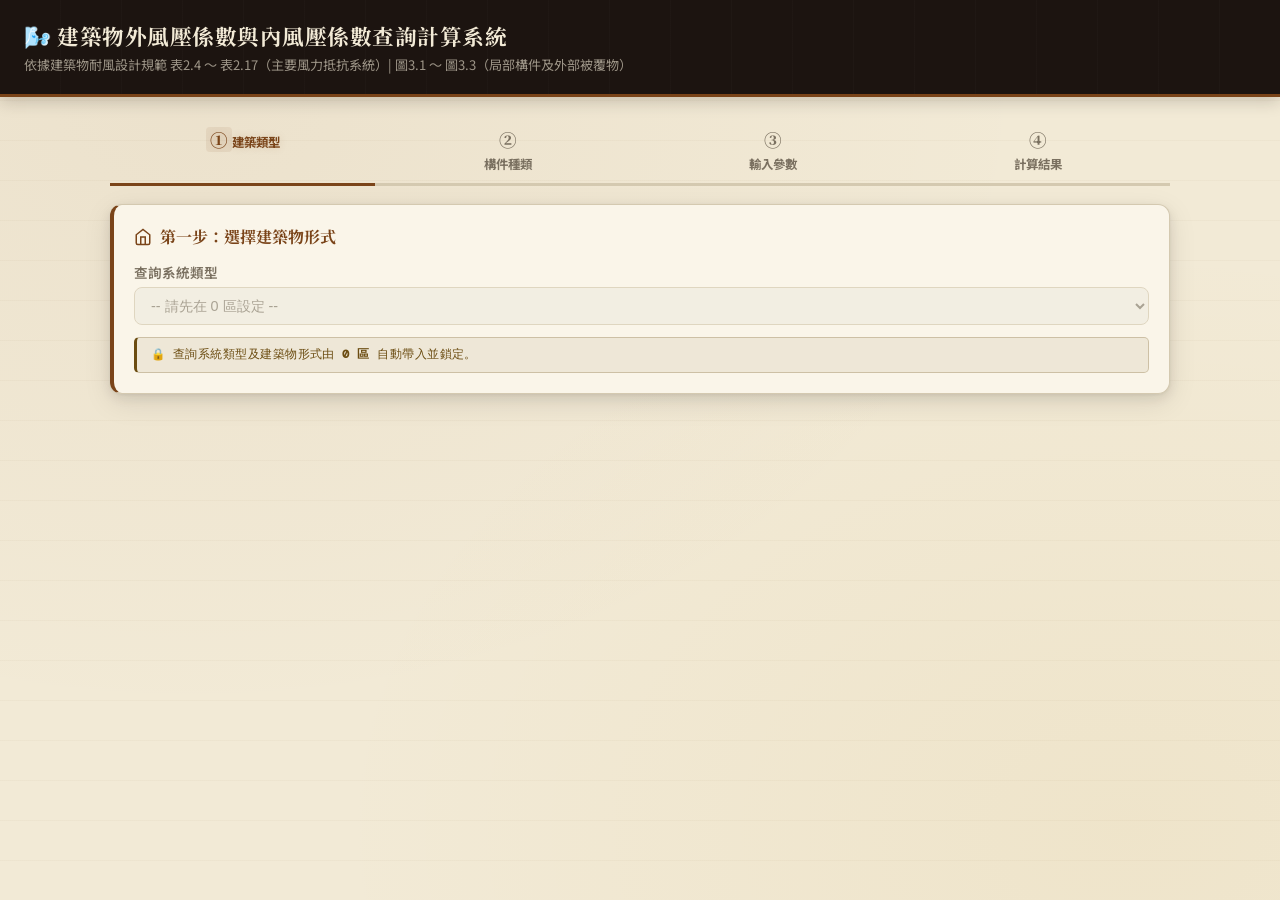
<file: sections/sec-e.html>
<!DOCTYPE html>
<html lang="zh-TW">
<head>
<meta charset="UTF-8">
<meta name="viewport" content="width=device-width, initial-scale=1.0">
<title>建築物風壓係數查詢計算系統（表2.4～表2.17）</title>
<link href="https://fonts.googleapis.com/css2?family=Noto+Serif+TC:wght@400;600;700;900&family=Noto+Sans+TC:wght@300;400;500&family=DM+Mono:wght@400;500&display=swap" rel="stylesheet">
<style>
:root{
  --ink:#1c1410;--paper:#f2ead6;--card-bg:#faf5e9;
  --accent6:#7a4419;--border:#d4c9b0;--muted:#7a7060;--gold:#b8860b;
  --green:#2e7a4b;--red:#dc2626;--orange:#d97706;--radius:12px;
}
*{box-sizing:border-box;margin:0;padding:0}
body{
  font-family:'Noto Sans TC',system-ui,sans-serif;
  background: var(--paper);
  background-image:
    radial-gradient(ellipse at 15% 10%, rgba(122,68,25,0.05) 0%, transparent 55%),
    radial-gradient(ellipse at 88% 92%, rgba(184,134,11,0.06) 0%, transparent 50%),
    repeating-linear-gradient(0deg, transparent, transparent 39px, rgba(180,160,120,0.07) 39px, rgba(180,160,120,0.07) 40px);
  color:var(--ink);min-height:100vh
}
header{background:var(--ink);color:var(--paper);padding:20px 24px;box-shadow:0 4px 16px rgba(28,20,16,0.2);border-bottom:3px solid var(--accent6);position:relative;overflow:hidden}
header::before{content:'';position:absolute;inset:0;background:repeating-linear-gradient(90deg,transparent,transparent 60px,rgba(255,255,255,0.015) 60px,rgba(255,255,255,0.015) 61px);pointer-events:none}
header h1{font-size:1.35rem;font-weight:700;letter-spacing:.5px;font-family:'Noto Serif TC',serif;position:relative}
header p{font-size:.82rem;opacity:.6;margin-top:4px;position:relative;color:var(--paper)}
.container{max-width:1100px;margin:0 auto;padding:20px}
.card{background:var(--card-bg);border-radius:var(--radius);box-shadow:0 1px 3px rgba(28,20,16,0.05),0 4px 12px rgba(28,20,16,0.08),0 8px 28px rgba(28,20,16,0.10);padding:20px;margin-bottom:18px;border:1.5px solid var(--border);border-left:4px solid var(--accent6)}
#resultCard{position:relative;overflow:hidden;box-shadow:0 0 0 3px rgba(122,68,25,0.10),0 4px 20px rgba(28,20,16,0.12)}
#resultCard>*{position:relative;z-index:1}
.card-title{font-size:1rem;font-weight:700;color:var(--accent6);margin-bottom:14px;display:flex;align-items:center;gap:8px;font-family:'Noto Serif TC',serif}
.card-title svg{width:18px;height:18px}
label{font-size:.85rem;font-weight:600;color:var(--muted);display:block;margin-bottom:5px;margin-top:12px}
label:first-child{margin-top:0}
select,input[type=number]{width:100%;padding:9px 12px;border:1.5px solid var(--border);border-radius:8px;font-size:.9rem;outline:none;transition:.2s;background:#fff;color:var(--ink)}
select:focus,input:focus{border-color:var(--accent6);box-shadow:0 0 0 3px rgba(122,68,25,0.12);background:#fff}
.btn{display:inline-flex;align-items:center;gap:8px;padding:11px 24px;background:var(--ink);color:var(--paper);border:none;border-radius:8px;font-size:.9rem;font-weight:700;cursor:pointer;transition:.2s;border-bottom:3px solid var(--accent6)}
.btn:hover{background:#2a201a;transform:translateY(-1px)}
.btn-reset{background:var(--muted);border-bottom-color:#5a5040}
.btn-reset:hover{background:#5a5040}
.grid-2{display:grid;grid-template-columns:1fr 1fr;gap:14px}
.grid-3{display:grid;grid-template-columns:1fr 1fr 1fr;gap:12px}
@media(max-width:640px){.grid-2,.grid-3{grid-template-columns:1fr}}
/* Results */
.result-section{display:none}
.result-section.show{display:block}
.result-table{width:100%;border-collapse:collapse;font-size:.88rem;margin:10px 0}
.result-table th{background:var(--ink);color:var(--paper);padding:9px 12px;text-align:left;border:1px solid var(--border);font-weight:700;font-family:'Noto Serif TC',serif}
.result-table td{padding:8px 12px;border:1px solid var(--border);vertical-align:top;color:var(--ink)}
.result-table tr:nth-child(even)td{background:rgba(242,234,214,0.5)}
.highlight{background:rgba(122,68,25,0.08) !important;font-weight:700;border-left:3px solid var(--accent6)}
.result-table tbody tr{transition:background 0.15s}
.result-table tbody tr:hover td{background:rgba(122,68,25,0.06) !important}
.cp-pos{color:var(--green);font-weight:700}
.cp-neg{color:var(--red);font-weight:700}
/* Formula box */
.formula-box{background:rgba(122,68,25,0.05);border:1px solid rgba(122,68,25,0.2);border-radius:8px;padding:14px 16px;margin:12px 0;font-size:.88rem}
.formula-box h4{color:var(--accent6);font-size:.9rem;margin-bottom:8px;font-weight:700;font-family:'Noto Serif TC',serif}
.formula{font-family:'DM Mono','Courier New',monospace;font-size:.95rem;background:rgba(122,68,25,0.08);padding:8px 12px;border-radius:6px;margin:6px 0;display:block;color:var(--ink)}
.note-box{background:#faf0d7;border:1px solid var(--border);border-radius:8px;padding:12px 14px;margin:10px 0;font-size:.82rem;color:#5c3d10}
.note-box b{color:var(--accent6)}
/* SVG diagrams */
.diagram-wrap{background:#fff;border:1px solid var(--border);border-radius:8px;padding:12px;margin:12px 0;overflow-x:auto}
.diagram-wrap svg{display:block;margin:0 auto}
/* Tag pills */
.pill{display:inline-block;padding:2px 8px;border-radius:20px;font-size:.75rem;font-weight:700;margin:2px}
.pill-blue{background:rgba(46,79,122,0.12);color:#2e4f7a}
.pill-red{background:rgba(192,57,43,0.12);color:#c0392b}
.pill-green{background:rgba(58,107,69,0.12);color:#3a6b45}
/* Steps */
.steps{display:flex;gap:0;margin-bottom:18px}
.step{flex:1;text-align:center;padding:10px 4px;font-size:.78rem;font-weight:700;color:var(--muted);border-bottom:3px solid var(--border);position:relative}
.step.active{color:var(--accent6);border-color:var(--accent6);text-shadow:0 0 8px rgba(122,68,25,0.15)}
.step.active .step-num{display:inline-block;background:rgba(122,68,25,0.08);border-radius:4px;padding:0 4px}
.step.done{color:#3a6b45;border-color:#3a6b45}
.step-num{display:block;font-size:1.1rem;font-weight:900;margin-bottom:3px;font-family:'Noto Serif TC',serif}
/* Summary cards */
.summary-grid{display:grid;grid-template-columns:repeat(auto-fit,minmax(180px,1fr));gap:12px;margin:12px 0}
.summary-card{border-radius:10px;padding:14px;text-align:center;border:2px solid}
.summary-card.windward{background:rgba(58,107,69,0.08);border-color:#3a6b45}
.summary-card.leeward{background:rgba(192,57,43,0.08);border-color:#c0392b}
.summary-card.side{background:rgba(184,134,11,0.08);border-color:#b8860b}
.summary-card.internal{background:rgba(46,79,122,0.08);border-color:#2e4f7a}
.summary-card .sc-label{font-size:.75rem;font-weight:700;color:var(--ink);margin-bottom:6px}
.summary-card .sc-value{font-size:1.5rem;font-weight:900;margin:4px 0;font-family:'Noto Serif TC',serif}
.summary-card .sc-formula{font-size:.72rem;color:var(--muted);margin-top:4px}
/* interpolation indicator */
.interp-tag{background:rgba(184,134,11,0.12);color:#7a5800;font-size:.72rem;padding:2px 7px;border-radius:4px;font-weight:700}
.btn-calc-a{display:inline-flex;align-items:center;gap:6px;padding:8px 16px;background:var(--accent6);color:var(--paper);border:none;border-radius:7px;font-size:.85rem;font-weight:700;cursor:pointer;transition:.2s;margin-top:10px}
.btn-calc-a:hover{background:#5c3010}
.a-result-box{background:rgba(58,107,69,0.08);border:1.5px solid #3a6b45;border-radius:8px;padding:10px 14px;margin-top:10px;font-size:.88rem;display:none}
.a-result-box.show{display:block}
.zone-sel-wrap{background:rgba(122,68,25,0.05);border:1.5px solid var(--accent6);border-radius:8px;padding:12px 14px;margin-top:12px;display:none}
.zone-sel-wrap.show{display:block}
.zone-sel-wrap label{color:var(--accent6);font-weight:700}
select[id^="cc_zone"]{margin-top:6px}
</style>
</head>
<body>
<header>
  <h1>🌬️ 建築物外風壓係數與內風壓係數查詢計算系統</h1>
  <p>依據建築物耐風設計規範 表2.4 ～ 表2.17（主要風力抵抗系統）| 圖3.1 ～ 圖3.3（局部構件及外部被覆物）</p>
</header>

<div class="container">

<!-- Step indicator -->
<div class="steps" id="stepBar">
  <div class="step active" id="s1"><span class="step-num">①</span>建築類型</div>
  <div class="step" id="s2"><span class="step-num">②</span>構件種類</div>
  <div class="step" id="s3"><span class="step-num">③</span>輸入參數</div>
  <div class="step" id="s4"><span class="step-num">④</span>計算結果</div>
</div>

<!-- Step 1: Building type -->
<div class="card" id="card1">
  <div class="card-title">
    <svg viewBox="0 0 24 24" fill="none" stroke="currentColor" stroke-width="2"><path d="M3 9l9-7 9 7v11a2 2 0 0 1-2 2H5a2 2 0 0 1-2-2z"/><polyline points="9 22 9 12 15 12 15 22"/></svg>
    第一步：選擇建築物形式
  </div>
  <label>查詢系統類型</label>
  <select id="systemType" disabled
    style="background:#f0ece0;color:#888070;cursor:not-allowed;" title="由 0 區自動帶入並鎖定">
    <option value="">-- 請先在 0 區設定 --</option>
    <option value="mwfrs">主要風力抵抗系統</option>
    <option value="cc">局部構件及外部被覆物</option>
  </select>
  <div id="buildingTypeWrap" style="display:none">
    <label>建築物形式（依開口率分類）</label>
    <select id="buildingType" disabled
      style="background:#f0ece0;color:#888070;cursor:not-allowed;" title="由 0 區自動帶入並鎖定">
      <option value="">-- 請先在 0 區設定 --</option>
      <option value="enclosed">封閉式建築物（開口率 &lt; 20%）</option>
      <option value="partial">部分封閉式建築物（開口率 20%~80%）</option>
      <option value="open">開放式建築物（開口率 ≧ 80%）</option>
    </select>
  </div>
  <div class="note-box" id="buildingNote" style="display:none"></div>
  <div class="diagram-wrap" id="buildingDiag" style="display:none"></div>
  <div id="zone0-lock-badge" style="margin-top:12px;padding:8px 14px;background:rgba(107,76,17,0.08);border:1px solid rgba(107,76,17,0.25);border-left:3px solid #6b4c11;border-radius:5px;font-size:11.5px;color:#6b4c11;font-family:'DM Mono',monospace;letter-spacing:.04em;line-height:1.6;">
    🔒 查詢系統類型及建築物形式由 <strong>0 區</strong> 自動帶入並鎖定。
  </div>
</div>

<!-- Step 2: Component type -->
<div class="card" id="card2" style="display:none">
  <div class="card-title">
    <svg viewBox="0 0 24 24" fill="none" stroke="currentColor" stroke-width="2"><rect x="2" y="3" width="20" height="18" rx="2"/><line x1="8" y1="3" x2="8" y2="21"/></svg>
    第二步：選擇構件種類
  </div>
  <label>構件類型</label>
  <select id="componentType" onchange="onComponentChange()">
    <option value="">-- 請選擇 --</option>
  </select>
  <div id="componentDesc" style="margin-top:10px;font-size:.83rem;color:var(--muted)"></div>
</div>

<!-- Step 3: Parameters -->
<div class="card" id="card3" style="display:none">
  <div class="card-title">
    <svg viewBox="0 0 24 24" fill="none" stroke="currentColor" stroke-width="2"><line x1="12" y1="20" x2="12" y2="4"/><polyline points="6 9 12 3 18 9"/></svg>
    第三步：輸入計算參數
  </div>
  <div id="paramArea"></div>
  <div id="paramDiagram" style="margin-top:10px"></div>
  <div style="margin-top:16px;display:flex;gap:10px;flex-wrap:wrap">
    <button class="btn" onclick="calculate()">⚡ 計算風壓係數</button>
    <button class="btn btn-reset" onclick="resetAll()">↺ 重新開始</button>
  </div>
</div>

<!-- Step 4: Results -->
<div class="card result-section" id="resultCard">
  <div class="card-title">
    <svg viewBox="0 0 24 24" fill="none" stroke="currentColor" stroke-width="2"><path d="M9 11l3 3L22 4"/><path d="M21 12v7a2 2 0 0 1-2 2H5a2 2 0 0 1-2-2V5a2 2 0 0 1 2-2h11"/></svg>
    第四步：計算結果
  </div>
  <div id="resultContent"></div>
</div>

</div><!-- container -->

<script>
// ========== ZONE 0 全域同步 ==========
let zone0Data = null;

// ========== EMBEDDED DATABASE DATA ==========
const DB = {
  table_2_4_wall: {
    cols:['id','wall_face','lb_ratio','lb_min','lb_max','cp','wind_pressure_type'],
    rows:[
      [1,'迎風面','所有值',null,null,0.8,'q(z)'],
      [2,'背風面','0~1',0.0,1.0,-0.5,'q(h)'],
      [3,'背風面','2',2.0,2.0,-0.3,'q(h)'],
      [4,'背風面','≧4',4.0,null,-0.2,'q(h)'],
      [5,'側風面','所有值',null,null,-0.7,'q(h)'],
    ]
  },
  table_2_5_roof: {
    cols:['id','wind_direction','h_over_l','theta_0','theta_10_15_pos','theta_10_15_neg','theta_20','theta_30','theta_40','theta_50','theta_ge60','cp_leeward','note'],
    rows:[
      [1,'垂直於屋脊','≦0.3',-0.7,0.2,-0.9,0.2,0.3,0.4,0.5,'0.01θ',-0.7,'*'],
      [2,'垂直於屋脊','0.5',-0.7,-0.9,null,-0.75,-0.2,0.3,0.5,'0.01θ',-0.7,null],
      [3,'垂直於屋脊','1.0',-0.7,-0.9,null,-0.75,-0.9,0.35,0.5,'0.01θ',-0.7,null],
      [4,'垂直於屋脊','≧1.5',-0.7,-0.9,null,-0.9,-0.9,-0.35,0.2,'0.01θ',-0.7,null],
      [5,'平行於屋脊','h/L或h/B≦2.5',null,null,null,null,null,null,null,'-0.7',-0.7,null],
      [6,'平行於屋脊','h/L或h/B＞2.5',null,null,null,null,null,null,null,'-0.8',-0.8,null],
    ]
  },
  table_2_6_arch: {
    rows:[
      [1,'牆上(on wall)',0.0,0.2,'= -0.9','= -0.7-r',-0.5],
      [2,'牆上(on wall)',0.2,0.3,'= 1.5r-0.3','= -0.7-r',-0.5],
      [3,'牆上(on wall)',0.3,0.6,'= 2.75r-0.7','= -0.7-r',-0.5],
      [4,'地面支撐(on ground)',0.0,0.6,'= 1.4r','= -0.7-r',-0.5],
    ]
  },
  table_2_9: {
    data:{
      10:{5:0.2,3:0.25,2:0.3,1:0.45,0.5:0.55,0.333:0.7,0.2:0.75},
      15:{5:0.35,3:0.45,2:0.5,1:0.7,0.5:0.85,0.333:0.9,0.2:0.85},
      20:{5:0.5,3:0.6,2:0.75,1:0.9,0.5:1.0,0.333:0.95,0.2:0.9},
      25:{5:0.7,3:0.8,2:0.95,1:1.15,0.5:1.1,0.333:1.05,0.2:0.95},
      30:{5:0.9,3:1.0,2:1.2,1:1.3,0.5:1.2,0.333:1.1,0.2:1.0}
    },
    xLoc:{
      '10-20_2-5':0.35,'10-20_1':0.30,'10-20_0.2-0.5':0.30,
      '25_2-5':0.35,'25_1':0.35,'25_0.2-0.5':0.40,
      '30_2-5':0.35,'30_1':0.40,'30_0.2-0.5':0.45
    }
  },
  table_2_12: [
    {shape:'方形(垂直於面)',surf:'所有',cf:[1.3,1.4,2.0]},
    {shape:'方形(沿對角線)',surf:'所有',cf:[1.0,1.1,1.5]},
    {shape:'六邊形或八邊形',surf:'所有',cf:[1.0,1.2,1.4]},
    {shape:'圓形(D√q<1.70)',surf:'中度光滑',cf:[0.5,0.6,0.7]},
    {shape:'圓形(D√q<1.70)',surf:'粗糙(D\'/D≧0.02)',cf:[0.7,0.8,0.9]},
    {shape:'圓形(D√q<1.70)',surf:'極粗糙(D\'/D≧0.08)',cf:[0.8,1.0,1.2]},
    {shape:'圓形(D√q≧1.70)',surf:'所有',cf:[0.7,0.8,1.2]},
  ],
  table_2_16: [
    {theta:10,cd:0.05,cl:0.05},{theta:20,cd:0.10,cl:0.15},
    {theta:30,cd:0.20,cl:0.30},{theta:40,cd:0.35,cl:0.35},
    {theta:50,cd:0.60,cl:0.45},{theta:60,cd:0.80,cl:0.45},
    {theta:70,cd:1.05,cl:0.35},{theta:80,cd:1.15,cl:0.20},
    {theta:90,cd:1.20,cl:0.0}
  ],
  table_2_17: [
    {type:'開放式建築',pos:0.0,neg:0.0},
    {type:'部分封閉式建築',pos:1.146,neg:-1.146},
    {type:'封閉式建築',pos:0.375,neg:-0.375},
  ]
};

// ========== COMPONENT DEFINITIONS ==========
const COMPONENTS = {
  enclosed: [
    {value:'wall',label:'牆（主要風力抵抗系統）',table:'2.4',desc:'封閉式/部分封閉式建築物之牆面外風壓係數 Cp，適用於主要風力抵抗系統設計'},
    {value:'flat_roof',label:'平屋頂（主要風力抵抗系統）',table:'2.5',desc:'封閉式/部分封閉式建築物之平屋頂或斜屋頂外風壓係數 Cp，風向垂直或平行屋脊'},
    {value:'arch_roof',label:'拱形屋頂（主要風力抵抗系統）',table:'2.6',desc:'拱形屋頂外風壓係數 Cp，依拱高與跨度比值 r 決定'},
    {value:'dual_roof',label:'雙斜式屋頂（主要風力抵抗系統）',table:'2.7',desc:'雙斜式屋頂外風壓係數，參照表2.5之迎風面與背風面'},
    {value:'sawtooth',label:'鋸齒狀屋頂（主要風力抵抗系統）',table:'2.8',desc:'鋸齒狀屋頂各斜面外風壓係數 Cp'},
  ],
  partial: [
    {value:'wall',label:'牆（主要風力抵抗系統）',table:'2.4',desc:'部分封閉式建築物之牆面外風壓係數 Cp'},
    {value:'flat_roof',label:'平屋頂（主要風力抵抗系統）',table:'2.5',desc:'部分封閉式建築物之屋頂外風壓係數 Cp'},
    {value:'arch_roof',label:'拱形屋頂（主要風力抵抗系統）',table:'2.6',desc:'拱形屋頂外風壓係數 Cp'},
    {value:'dual_roof',label:'雙斜式屋頂（主要風力抵抗系統）',table:'2.7',desc:'雙斜式屋頂，參照表2.5'},
    {value:'sawtooth',label:'鋸齒狀屋頂（主要風力抵抗系統）',table:'2.8',desc:'鋸齒狀屋頂各斜面外風壓係數'},
  ],
  open: [
    {value:'open_mono',label:'單斜式屋頂風力係數',table:'2.9',desc:'開放式建築物之單斜式屋頂風力係數 Cf，適用於主要風力抵抗系統'},
    {value:'solid_sign',label:'實體標示物',table:'2.10',desc:'實體標示物之風力係數 Cf（開口面積 < 30%）'},
    {value:'open_sign',label:'中空/格子式構架標示物',table:'2.11',desc:'中空式或格子式構架標示物之風力係數 Cf'},
    {value:'chimney',label:'煙囪、水塔等圓/方形結構',table:'2.12',desc:'煙囪、水塔等各種截面形狀之風力係數 Cf'},
    {value:'prism',label:'角柱體形狀結構物',table:'2.13',desc:'角柱體（長方柱、三角柱等）之風力係數 Cf 及高寬比修正係數 R'},
    {value:'cable',label:'繩、竿、管（電纜鋼索）',table:'2.14',desc:'繩、竿、管、電纜之風力係數 Cf'},
    {value:'truss',label:'桁架高塔',table:'2.15',desc:'桁架高塔（方形或三角形）之風力係數 Cf'},
    {value:'guy_wire',label:'高塔拉固索',table:'2.16',desc:'高塔拉固索之順風向（CD）及橫風向（CL）風力係數'},
  ]
};

// (表2.17 內風壓係數不作為獨立構件選項；GCpi 仍自動附加至各 MWFRS 構件查詢結果)

let currentBuilding='', currentComponent='';

// ========== STEP MANAGEMENT ==========
function setStep(n){
  for(let i=1;i<=4;i++){
    const s=document.getElementById('s'+i);
    s.className='step '+(i<n?'done':i===n?'active':'');
  }
}

// ========== STEP 1: Building Type ==========
const buildingNotes={
  enclosed:'<b>封閉式建築物</b>：牆面開口總面積小於牆面總面積的20%，或不滿足部分封閉式之條件者。<br>內風壓係數：<span style="color:#16a34a">+0.375（正壓）</span> / <span style="color:#dc2626">-0.375（負壓）</span>',
  partial:'<b>部分封閉式建築物</b>：迎風面開口面積大於其他各面開口面積總和，且迎風面開口比（開口面積/牆面面積）大於0.2者。<br>內風壓係數：<span style="color:#16a34a">+1.146（正壓）</span> / <span style="color:#dc2626">-1.146（負壓）</span>',
  open:'<b>開放式建築物</b>：各面牆開口面積均大於該面牆面積80%以上。<br>內風壓係數：<span style="color:#1a56db">0.00（無內風壓）</span>'
};

let currentSystemType=''; // 'mwfrs' or 'cc'

function onSystemTypeChange(){
  currentSystemType=document.getElementById('systemType').value;
  const wrap=document.getElementById('buildingTypeWrap');
  if(!currentSystemType){wrap.style.display='none';document.getElementById('card2').style.display='none';document.getElementById('card3').style.display='none';document.getElementById('resultCard').classList.remove('show');return;}
  wrap.style.display='block';
  document.getElementById('buildingType').value='';
  document.getElementById('buildingNote').style.display='none';
  document.getElementById('buildingDiag').style.display='none';
  document.getElementById('card2').style.display='none';
  document.getElementById('card3').style.display='none';
  document.getElementById('resultCard').classList.remove('show');
  currentBuilding=''; currentComponent='';
  setStep(1);
}

function onBuildingTypeChange(){
  currentBuilding=document.getElementById('buildingType').value;
  const note=document.getElementById('buildingNote');
  const diag=document.getElementById('buildingDiag');
  if(!currentBuilding){note.style.display='none';diag.style.display='none';document.getElementById('card2').style.display='none';return;}
  note.innerHTML=buildingNotes[currentBuilding];
  note.style.display='block';
  diag.innerHTML=drawBuildingDiagram(currentBuilding);
  diag.style.display='block';
  // Populate component select
  const sel=document.getElementById('componentType');
  sel.innerHTML='<option value="">-- 請選擇構件 --</option>';
  if(currentSystemType==='cc'){
    getCC_Components(currentBuilding).forEach(c=>{
      sel.innerHTML+=`<option value="${c.value}"${c.disabled?' disabled':''}>${c.label}</option>`;
    });
  } else {
    (COMPONENTS[currentBuilding]||[]).forEach(c=>{
      sel.innerHTML+=`<option value="${c.value}">[表${c.table}] ${c.label}</option>`;
    });
  }
  document.getElementById('card2').style.display='block';
  document.getElementById('card3').style.display='none';
  document.getElementById('resultCard').classList.remove('show');
  setStep(2);
}

function getCC_Components(buildingType){
  const hVal = (zone0Data && zone0Data.h !== undefined && zone0Data.h !== '')
    ? parseFloat(zone0Data.h) : NaN;
  const hKnown = !isNaN(hVal);
  if(buildingType==='enclosed'||buildingType==='partial'){
    return [
      {value:'cc_fig31a',label:'圖3.1(a)：外牆（h ≦ 18 m）',desc:'封閉/部分封閉式建築物外牆外風壓係數 (GCp)，h ≦ 18 m',disabled:hKnown&&hVal>18},
      {value:'cc_fig31b',label:'圖3.1(b)：θ ≦ 7° 屋頂（h ≦ 18 m）',desc:'平屋頂或坡度≦7°之屋頂外風壓係數 (GCp)，h ≦ 18 m',disabled:hKnown&&hVal>18},
      {value:'cc_fig31c',label:'圖3.1(c)：7° < θ ≦ 27° 屋頂（h ≦ 18 m）',desc:'坡度7°~27°之屋頂外風壓係數 (GCp)，h ≦ 18 m',disabled:hKnown&&hVal>18},
      {value:'cc_fig31d',label:'圖3.1(d)：27° < θ ≦ 45° 屋頂（h ≦ 18 m）',desc:'坡度27°~45°之屋頂外風壓係數 (GCp)，h ≦ 18 m',disabled:hKnown&&hVal>18},
      {value:'cc_fig32', label:'圖3.2：外牆與屋頂（h > 18 m）',desc:'封閉/部分封閉式建築物外牆與屋頂外風壓係數 (GCp)，h > 18 m',disabled:hKnown&&hVal<=18},
    ];
  } else if(buildingType==='open'){
    return [
      {value:'cc_fig33a',label:'圖3.3(a)：單斜屋頂（開放式建築物）',desc:'開放式建築物之單斜屋頂局部構件淨風壓係數 Cpn'},
      {value:'cc_fig33b',label:'圖3.3(b)：雙斜屋頂（開放式建築物）',desc:'開放式建築物之雙斜屋頂局部構件淨風壓係數 Cpn'},
    ];
  }
  return [];
}

function drawBuildingDiagram(type){
  if(type==='enclosed') return `<svg width="320" height="120" viewBox="0 0 320 120">
    <rect x="20" y="20" width="280" height="80" fill="#dbeafe" stroke="#1a56db" stroke-width="2" rx="3"/>
    <polygon points="20,20 160,5 300,20" fill="#93c5fd" stroke="#1a56db" stroke-width="2"/>
    <rect x="100" y="60" width="30" height="40" fill="#bfdbfe" stroke="#1a56db" stroke-width="1.5"/>
    <rect x="190" y="60" width="30" height="40" fill="#bfdbfe" stroke="#1a56db" stroke-width="1.5"/>
    <text x="160" y="95" text-anchor="middle" font-size="10" fill="#1e40af" font-weight="bold">封閉式 (開口率&lt;20%)</text>
    <text x="160" y="110" text-anchor="middle" font-size="9" fill="#374151">GCpi = ±0.375</text>
    <defs><marker id="arr" markerWidth="5" markerHeight="5" refX="3" refY="2.5" orient="auto"><path d="M0,0 L5,2.5 L0,5" fill="#ef4444"/></marker></defs>
    <line x1="5" y1="60" x2="18" y2="60" stroke="#ef4444" stroke-width="2" marker-end="url(#arr)"/>
    <text x="3" y="55" font-size="9" fill="#ef4444">風</text>
  </svg>`;
  if(type==='partial') return `<svg width="320" height="120" viewBox="0 0 320 120">
    <rect x="20" y="20" width="280" height="80" fill="#fef9c3" stroke="#ca8a04" stroke-width="2" rx="3"/>
    <polygon points="20,20 160,5 300,20" fill="#fde68a" stroke="#ca8a04" stroke-width="2"/>
    <rect x="60" y="30" width="80" height="70" fill="none" stroke="#ca8a04" stroke-width="2" stroke-dasharray="5,2"/>
    <text x="100" y="70" text-anchor="middle" font-size="9" fill="#78350f">大開口</text>
    <text x="100" y="82" text-anchor="middle" font-size="8" fill="#78350f">(迎風面)</text>
    <rect x="220" y="55" width="20" height="30" fill="#fde68a" stroke="#ca8a04" stroke-width="1.5"/>
    <text x="160" y="110" text-anchor="middle" font-size="9" fill="#374151">GCpi = ±1.146</text>
    <defs><marker id="arr2" markerWidth="5" markerHeight="5" refX="3" refY="2.5" orient="auto"><path d="M0,0 L5,2.5 L0,5" fill="#ef4444"/></marker></defs>
    <line x1="5" y1="60" x2="18" y2="60" stroke="#ef4444" stroke-width="2" marker-end="url(#arr2)"/>
    <text x="3" y="55" font-size="9" fill="#ef4444">風</text>
  </svg>`;
  return `<svg width="320" height="120" viewBox="0 0 320 120">
    <rect x="20" y="20" width="280" height="80" fill="#f0fdf4" stroke="#16a34a" stroke-width="2" rx="3"/>
    <polygon points="20,20 160,5 300,20" fill="#bbf7d0" stroke="#16a34a" stroke-width="2"/>
    <rect x="20" y="20" width="280" height="80" fill="none" stroke="#16a34a" stroke-width="2" rx="3" stroke-dasharray="8,3"/>
    <text x="160" y="65" text-anchor="middle" font-size="11" fill="#166534" font-weight="bold">全開放 (各面≧80%)</text>
    <text x="160" y="110" text-anchor="middle" font-size="9" fill="#374151">GCpi = 0.00</text>
    <defs><marker id="arr3" markerWidth="5" markerHeight="5" refX="3" refY="2.5" orient="auto"><path d="M0,0 L5,2.5 L0,5" fill="#ef4444"/></marker></defs>
    <line x1="5" y1="60" x2="18" y2="60" stroke="#ef4444" stroke-width="2" marker-end="url(#arr3)"/>
    <text x="3" y="55" font-size="9" fill="#ef4444">風</text>
  </svg>`;
}

// ========== STEP 2: Component ==========
function onComponentChange(){
  currentComponent=document.getElementById('componentType').value;
  if(!currentComponent){document.getElementById('card3').style.display='none';return;}
  let comp;
  if(currentSystemType==='cc'){
    comp=getCC_Components(currentBuilding).find(c=>c.value===currentComponent);
    document.getElementById('componentDesc').innerHTML=comp?`📋 <b>${comp.label}</b>：${comp.desc}`:'';
  } else {
    const comps=COMPONENTS[currentBuilding]||[];
    comp=comps.find(c=>c.value===currentComponent);
    document.getElementById('componentDesc').innerHTML=comp?`📋 <b>${comp.label}</b>（表${comp.table}）：${comp.desc}`:'';
  }
  renderParamForm();
  document.getElementById('card3').style.display='block';
  document.getElementById('resultCard').classList.remove('show');
  setStep(3);
}

// ========== STEP 3: Parameter Forms ==========
function renderParamForm(){
  const pa=document.getElementById('paramArea');
  const pd=document.getElementById('paramDiagram');
  pa.innerHTML=''; pd.innerHTML='';
  switch(currentComponent){
    case 'wall': renderWallForm(pa,pd); break;
    case 'flat_roof': renderFlatRoofForm(pa,pd); break;
    case 'arch_roof': renderArchRoofForm(pa,pd); break;
    case 'dual_roof': renderDualRoofForm(pa,pd); break;
    case 'sawtooth': renderSawtoothForm(pa,pd); break;
    case 'open_mono': renderOpenMonoForm(pa,pd); break;
    case 'solid_sign': renderSolidSignForm(pa,pd); break;
    case 'open_sign': renderOpenSignForm(pa,pd); break;
    case 'chimney': renderChimneyForm(pa,pd); break;
    case 'prism': renderPrismForm(pa,pd); break;
    case 'cable': renderCableForm(pa,pd); break;
    case 'truss': renderTrussForm(pa,pd); break;
    case 'guy_wire': renderGuyWireForm(pa,pd); break;
    case 'internal': renderInternalForm(pa,pd); break;
    // CC figures
    case 'cc_fig31a': renderCC_Fig31a(pa,pd); break;
    case 'cc_fig31b': renderCC_Fig31b(pa,pd); break;
    case 'cc_fig31c': renderCC_Fig31c(pa,pd); break;
    case 'cc_fig31d': renderCC_Fig31d(pa,pd); break;
    case 'cc_fig32':  renderCC_Fig32(pa,pd); break;
    case 'cc_fig33a': renderCC_Fig33a(pa,pd); break;
    case 'cc_fig33b': renderCC_Fig33b(pa,pd); break;
  }
  if (zone0Data) applyZone0Inputs();
}

// ===== CC GCp lookup functions =====
// 圖3.1(a) 外牆 h≦18m — 解析公式（依規範精確公式）
// ④區負壓: A≤1→-2.2913; 1<A<50→0.3678*log10(A)-2.2913; A≥50→-1.6664
// ⑤區負壓: A≤1→-2.9162; 1<A<50→0.7356*log10(A)-2.9162; A≥50→-1.6664
// ④⑤正壓: A≤1→+2.0830; 1<A<50→-0.3678*log10(A)+2.0830; A≥50→+1.4581
function gcp31a_zone4_neg(A){
  if(A<=1)  return -2.2913;
  if(A>=50) return -1.6664;
  return 0.3678*Math.log10(A)-2.2913;
}
function gcp31a_zone5_neg(A){
  if(A<=1)  return -2.9162;
  if(A>=50) return -1.6664;
  return 0.7356*Math.log10(A)-2.9162;
}
function gcp31a_pos(A){
  if(A<=1)  return 2.0830;
  if(A>=50) return 1.4581;
  return -0.3678*Math.log10(A)+2.0830;
}
// 用於曲線繪製的點陣（由解析式生成，密集取點以確保平滑）
function gen31aPoints(fn){
  const As=[0.5,1,2,3,5,7,10,15,20,30,50,70,100];
  return As.map(A=>[Math.log10(A),fn(A)]);
}
const CC_31a = {
  zone4_neg: gen31aPoints(gcp31a_zone4_neg),
  zone5_neg: gen31aPoints(gcp31a_zone5_neg),
  zone45_pos:gen31aPoints(gcp31a_pos)
};
// 圖3.1(b) θ≦7° 屋頂 h≦18m (僅負壓)
// 圖3.1(b) θ≦7° 屋頂 h≦18m — 解析公式
// ① 負壓: A≦1→-2.083; 1<A<10→0.2083*log10(A)-2.083; A≧10→-1.8747
// ② 負壓: A≦1→-3.7494; 1<A<10→1.4581*log10(A)-3.7494; A≧10→-2.2913
// ③ 負壓: A≦1→-5.8324; 1<A<10→3.5411*log10(A)-5.8324; A≧10→-2.2913
// ①②③正壓: A≦1→+0.6249; 1<A<10→-0.2083*log10(A)+0.6249; A≧10→+0.4166
function gcp31b_z1_neg(A){
  if(A<=1)  return -2.083;
  if(A>=10) return -1.8747;
  return 0.2083*Math.log10(A)-2.083;
}
function gcp31b_z2_neg(A){
  if(A<=1)  return -3.7494;
  if(A>=10) return -2.2913;
  return 1.4581*Math.log10(A)-3.7494;
}
function gcp31b_z3_neg(A){
  if(A<=1)  return -5.8324;
  if(A>=10) return -2.2913;
  return 3.5411*Math.log10(A)-5.8324;
}
function gcp31b_pos(A){
  if(A<=1)  return 0.6249;
  if(A>=10) return 0.4166;
  return -0.2083*Math.log10(A)+0.6249;
}
function gen31bPoints(fn){
  const As=[0.5,1,2,3,5,7,10,15,20,30,50,70,100];
  return As.map(A=>[Math.log10(A),fn(A)]);
}
const CC_31b = {
  zone1_neg:   gen31bPoints(gcp31b_z1_neg),
  zone2_neg:   gen31bPoints(gcp31b_z2_neg),
  zone3_neg:   gen31bPoints(gcp31b_z3_neg),
  zone123_pos: gen31bPoints(gcp31b_pos)
};
// 圖3.1(c) 7°<θ≦27° 屋頂 h≦18m (僅負壓)
// 圖3.1(c) 7°<θ≦27° 屋頂 h≦18m — 解析公式
// ① 負壓: A≦1→-1.8747; 1<A<10→0.2083*log10(A)-1.8747; A≧10→-1.6664
// ② 負壓: A≦1→-3.5411; 1<A<10→1.0415*log10(A)-3.5411; A≧10→-2.4996
// ③ 負壓: A≦1→-5.4158; 1<A<10→1.2498*log10(A)-5.4158; A≧10→-4.166
// ①②③正壓: A≦1→+1.0415; 1<A<10→-0.4166*log10(A)+1.0415; A≧10→+0.6249
function gcp31c_z1_neg(A){
  if(A<=1)  return -1.8747;
  if(A>=10) return -1.6664;
  return 0.2083*Math.log10(A)-1.8747;
}
function gcp31c_z2_neg(A){
  if(A<=1)  return -3.5411;
  if(A>=10) return -2.4996;
  return 1.0415*Math.log10(A)-3.5411;
}
function gcp31c_z3_neg(A){
  if(A<=1)  return -5.4158;
  if(A>=10) return -4.166;
  return 1.2498*Math.log10(A)-5.4158;
}
function gcp31c_pos(A){
  if(A<=1)  return 1.0415;
  if(A>=10) return 0.6249;
  return -0.4166*Math.log10(A)+1.0415;
}
function gen31cPoints(fn){
  const As=[0.5,1,2,3,5,7,10,15,20,30,50,70,100];
  return As.map(A=>[Math.log10(A),fn(A)]);
}
const CC_31c = {
  zone1_neg:   gen31cPoints(gcp31c_z1_neg),
  zone2_neg:   gen31cPoints(gcp31c_z2_neg),
  zone3_neg:   gen31cPoints(gcp31c_z3_neg),
  zone123_pos: gen31cPoints(gcp31c_pos)
};
// 圖3.1(d) 27°<θ≦45° 屋頂 h≦18m
// 圖3.1(d) 27°<θ≦45° 屋頂 h≦18m — 解析公式
// ① 負壓:   A≦1→-2.083;  1<A<10→0.4166*log10(A)-2.083;  A≧10→-1.6664
// ②③ 負壓: A≦1→-2.4996; 1<A<10→0.4166*log10(A)-2.4996; A≧10→-2.083
// ①②③正壓: A≦1→+1.8747; 1<A<10→-0.2083*log10(A)+1.8747; A≧10→+1.6664
function gcp31d_z1_neg(A){
  if(A<=1)  return -2.083;
  if(A>=10) return -1.6664;
  return 0.4166*Math.log10(A)-2.083;
}
function gcp31d_z23_neg(A){
  if(A<=1)  return -2.4996;
  if(A>=10) return -2.083;
  return 0.4166*Math.log10(A)-2.4996;
}
function gcp31d_pos(A){
  if(A<=1)  return 1.8747;
  if(A>=10) return 1.6664;
  return -0.2083*Math.log10(A)+1.8747;
}
function gen31dPoints(fn){
  const As=[0.5,1,2,3,5,7,10,15,20,30,50,70,100];
  return As.map(A=>[Math.log10(A),fn(A)]);
}
const CC_31d = {
  zone1_neg:  gen31dPoints(gcp31d_z1_neg),
  zone23_neg: gen31dPoints(gcp31d_z23_neg),
  zone1_pos:  gen31dPoints(gcp31d_pos),
  zone23_pos: gen31dPoints(gcp31d_pos)
};
// 圖3.2 h>18m
// 圖3.2 外牆與屋頂 h>18m — 解析公式
// ── 屋頂（分段 A=1 與 A=50）──
// ① 負壓: A≦1→-2.9162; 1<A<50→0.6130*log10(A)-2.9162; A≧50→-1.8747
// ② 負壓: A≦1→-4.7909; 1<A<50→0.8582*log10(A)-4.7909; A≧50→-3.3328
// ③ 負壓: A≦1→-6.6656; 1<A<50→1.1034*log10(A)-6.6656; A≧50→-4.7909
// ── 外牆（分段 A=2 與 A=50）──
// ④ 負壓: A≦2→-1.8747; 2<A<50→0.2980*log10(A)-1.9644; A≧50→-1.4581
// ⑤ 負壓: A≦2→-3.7494; 2<A<50→1.1920*log10(A)-4.1082; A≧50→-2.083
// ④⑤正壓: A≦2→+1.8747; 2<A<50→-0.4470*log10(A)+2.0093; A≧50→+1.2498
function gcp32_z1_neg(A){
  if(A<=1)  return -2.9162;
  if(A>=50) return -1.8747;
  return 0.6130*Math.log10(A)-2.9162;
}
function gcp32_z2_neg(A){
  if(A<=1)  return -4.7909;
  if(A>=50) return -3.3328;
  return 0.8582*Math.log10(A)-4.7909;
}
function gcp32_z3_neg(A){
  if(A<=1)  return -6.6656;
  if(A>=50) return -4.7909;
  return 1.1034*Math.log10(A)-6.6656;
}
function gcp32_z4_neg(A){
  if(A<=2)  return -1.8747;
  if(A>=50) return -1.4581;
  return 0.2980*Math.log10(A)-1.9644;
}
function gcp32_z5_neg(A){
  if(A<=2)  return -3.7494;
  if(A>=50) return -2.083;
  return 1.1920*Math.log10(A)-4.1082;
}
function gcp32_z45_pos(A){
  if(A<=2)  return 1.8747;
  if(A>=50) return 1.2498;
  return -0.4470*Math.log10(A)+2.0093;
}
function gen32Points(fn){
  const As=[0.5,1,2,3,5,7,10,15,20,30,50,70,100];
  return As.map(A=>[Math.log10(A),fn(A)]);
}
const CC_32 = {
  zone1_neg:  gen32Points(gcp32_z1_neg),
  zone2_neg:  gen32Points(gcp32_z2_neg),
  zone3_neg:  gen32Points(gcp32_z3_neg),
  zone4_neg:  gen32Points(gcp32_z4_neg),
  zone5_neg:  gen32Points(gcp32_z5_neg),
  zone45_pos: gen32Points(gcp32_z45_pos)
};

function logInterp(curve, A){
  const logA=Math.log10(Math.max(A,0.5));
  if(logA<=curve[0][0]) return curve[0][1];
  if(logA>=curve[curve.length-1][0]) return curve[curve.length-1][1];
  for(let i=0;i<curve.length-1;i++){
    if(logA>=curve[i][0]&&logA<=curve[i+1][0]){
      const t=(logA-curve[i][0])/(curve[i+1][0]-curve[i][0]);
      return curve[i][1]+t*(curve[i+1][1]-curve[i][1]);
    }
  }
  return curve[curve.length-1][1];
}

// ===== CC FORM HELPERS =====
function ccBaseForm(minWidthHint){
  const minWHint = minWidthHint || '建築物平面之最小邊長（公尺）';
  return `<div class="grid-2">
    ${numInput('cc_h','平均屋頂高度 h','m',1,9999,0.1,'','建築物平均屋頂高度（公尺）')}
    ${numInput('cc_minW','建築物最小寬度','m',1,9999,0.1,'',minWHint)}
  </div>
  ${numInput('cc_A','有效受風面積 A','m²',0.5,100,0.1,'','局部構件或被覆物之有效受風面積（m²），範圍 0.5 ~ 100 m²')}
  <button class="btn-calc-a" onclick="calcAandShowZones()">📐 計算 a 值並選擇區域</button>
  <div class="a-result-box" id="aResultBox"></div>
  <div class="zone-sel-wrap" id="zoneSelWrap">
    <label for="cc_zone">選擇查詢區域</label>
    <select id="cc_zone" style="width:100%;padding:8px 10px;border:1px solid #bae6fd;border-radius:7px;font-size:.9rem;margin-top:6px">
      <option value="">-- 請選擇區域 --</option>
    </select>
  </div>`;
}

// ccBaseForm for 圖3.2 (外牆+屋頂，各自不同分段)
function ccBaseForm32(){
  return `${numInput('cc_h','平均屋頂高度 h','m',18.1,9999,0.1,'','建築物平均屋頂高度，應大於 18 m')}
    ${numInput('cc_minW','建築物最小寬度','m',1,9999,0.1,'','建築物平面之最小邊長（公尺）')}
    ${numInput('cc_A','有效受風面積 A','m²',0.5,100,0.1,'','局部構件或被覆物之有效受風面積（m²）')}
    <button class="btn-calc-a" onclick="calcAandShowZones32()">📐 計算 a 值並選擇區域</button>
    <div class="a-result-box" id="aResultBox"></div>
    <div class="zone-sel-wrap" id="zoneSelWrap">
      <label for="cc_zone">選擇查詢區域</label>
      <select id="cc_zone" style="width:100%;padding:8px 10px;border:1px solid #bae6fd;border-radius:7px;font-size:.9rem;margin-top:6px">
        <option value="">-- 請選擇區域 --</option>
      </select>
    </div>`;
}

// ccBaseForm for 圖3.3 (開放式，無 a 計算，直接選區域)
function ccBaseForm33(){
  return `<div class="grid-2">
    ${numInput('cc33_h','平均屋頂高度 h','m',0.1,9999,0.1,'','平均屋頂高度（若θ≦10°採屋簷高）')}
    ${numInput('cc33_L','順風向水平深度 L','m',0.1,9999,0.1,'','建築物順風向之水平深度')}
  </div>
  <div class="grid-2">
    ${numInput('cc33_minW','建築物最小寬度','m',0.1,9999,0.1,'','用於計算 a = 0.1×最小寬度（≧0.9 m）')}
    ${numInput('cc33_A','有效受風面積 A','m²',0.5,9999,0.1,'','構件有效受風面積（m²）')}
  </div>
  ${numInput('cc33_theta','屋頂坡角 θ','°',0,45,0.1,'','屋頂斜面與水平面所夾角度，0° ~ 45°')}
  <div>
    <label for="cc33_block">屋頂下阻擋狀況</label>
    <select id="cc33_block">
      <option value="unblock">屋頂下無阻擋（阻塞比 < 50%）</option>
      <option value="block">屋頂下有阻擋（阻塞比 ≧ 50%）</option>
    </select>
  </div>
  <button class="btn-calc-a" onclick="calcAandShowZones33()">📐 計算 a 值並選擇區域</button>
  <div class="a-result-box" id="aResultBox"></div>
  <div class="zone-sel-wrap" id="zoneSelWrap">
    <label for="cc_zone">選擇查詢區域</label>
    <select id="cc_zone" style="width:100%;padding:8px 10px;border:1px solid #bae6fd;border-radius:7px;font-size:.9rem;margin-top:6px">
      <option value="">-- 請選擇區域 --</option>
    </select>
  </div>`;
}

function computeA_value(){
  const h=parseFloat(document.getElementById('cc_h').value)||0;
  const minW=parseFloat(document.getElementById('cc_minW').value)||0;
  if(h<=0||minW<=0) return null;
  let a=Math.min(0.4*h, 0.1*minW);
  const aMin=Math.max(0.9, 0.04*minW);
  if(a<aMin) a=aMin;
  return a;
}

// 共用：顯示 a 值計算結果並填充區域選單
function showAResult(a, zoneOptions){
  const box=document.getElementById('aResultBox');
  const wrap=document.getElementById('zoneSelWrap');
  const sel=document.getElementById('cc_zone');
  if(a===null){
    box.innerHTML='⚠️ 請先填入 h 與最小寬度';
    box.classList.add('show'); wrap.classList.remove('show'); return;
  }
  box.innerHTML=`✅ <b>a 值 = ${a.toFixed(3)} m</b>（a = min(0.4h, 0.1B)，且 a ≧ max(0.9 m, 0.04B)）`;
  box.classList.add('show');
  sel.innerHTML='<option value="">-- 請選擇區域 --</option>'+
    zoneOptions.map(z=>`<option value="${z.v}">${z.t}</option>`).join('');
  wrap.classList.add('show');
}

// 各圖的區域選單 + a 值計算
function calcAandShowZones(){
  const a=computeA_value();
  const comp=currentComponent;
  let opts=[];
  if(comp==='cc_fig31a'){
    opts=[
      {v:'z5',t:'⑤ 角隅區（端部寬 a，負壓較大）'},
      {v:'z4',t:'④ 中央區（其餘牆面，負壓較小）'},
      {v:'all',t:'全部區域（⑤ 角隅 + ④ 中央）'},
    ];
  } else if(comp==='cc_fig31b'){
    opts=[
      {v:'z3',t:'③ 角隅區（a×a，負壓最大）'},
      {v:'z2',t:'② 邊緣帶（寬度 a，負壓居中）'},
      {v:'z1',t:'① 中央區（其餘屋頂，負壓最小）'},
      {v:'all',t:'全部區域（①②③）'},
    ];
  } else if(comp==='cc_fig31c'){
    opts=[
      {v:'z3',t:'③ 角隅區（a×a，負壓最大）'},
      {v:'z2',t:'② 邊緣帶（寬度 a，負壓居中）'},
      {v:'z1',t:'① 中央區（其餘屋頂，負壓最小）'},
      {v:'all',t:'全部區域（①②③）'},
    ];
  } else if(comp==='cc_fig31d'){
    opts=[
      {v:'z23',t:'②③ 邊緣帶及角隅區'},
      {v:'z1',t:'① 中央區'},
      {v:'all',t:'全部區域（①②③）'},
    ];
  }
  showAResult(a, opts);
}

function calcAandShowZones32(){
  const minW=parseFloat(document.getElementById('cc_minW').value)||0;
  const a=Math.max(0.9, 0.1*minW);
  const aBox=document.getElementById('aResultBox');
  const wrap=document.getElementById('zoneSelWrap');
  const sel=document.getElementById('cc_zone');
  if(minW<=0){
    aBox.innerHTML='⚠️ 請先填入最小寬度';
    aBox.classList.add('show'); wrap.classList.remove('show'); return;
  }
  aBox.innerHTML=`✅ <b>a 值 = ${a.toFixed(3)} m</b>（a = 0.1×最小寬度，且 a ≧ 0.9 m）<br>` +
    `屋頂邊緣帶寬度 2a = ${(2*a).toFixed(3)} m；角隅 2a×2a = ${(2*a).toFixed(3)} m × ${(2*a).toFixed(3)} m`;
  aBox.classList.add('show');
  const opts=[
    {v:'r1',t:'屋頂 ① 中央區'},
    {v:'r2',t:'屋頂 ② 邊緣帶（2a = '+(2*a).toFixed(2)+' m）'},
    {v:'r3',t:'屋頂 ③ 角隅（2a×2a）'},
    {v:'w4',t:'外牆 ④ 中央牆面'},
    {v:'w5',t:'外牆 ⑤ 角隅牆（a = '+a.toFixed(2)+' m）'},
    {v:'all',t:'全部區域（屋頂①②③ + 外牆④⑤）'},
  ];
  sel.innerHTML='<option value="">-- 請選擇區域 --</option>'+
    opts.map(z=>`<option value="${z.v}">${z.t}</option>`).join('');
  wrap.classList.add('show');
}

function calcAandShowZones33(){
  const minW=parseFloat(document.getElementById('cc33_minW').value)||0;
  const a=Math.max(0.9, 0.1*minW);
  const aBox=document.getElementById('aResultBox');
  const wrap=document.getElementById('zoneSelWrap');
  const sel=document.getElementById('cc_zone');
  if(minW<=0){
    aBox.innerHTML='⚠️ 請先填入最小寬度';
    aBox.classList.add('show'); wrap.classList.remove('show'); return;
  }
  aBox.innerHTML=`✅ <b>a 值 = ${a.toFixed(3)} m</b>（a = 0.1×最小寬度，且 a ≧ 0.9 m）`;
  aBox.classList.add('show');
  const opts=[
    {v:'z3',t:'區域 3（角隅區）'},
    {v:'z2',t:'區域 2（邊緣區）'},
    {v:'z1',t:'區域 1（中央區）'},
    {v:'all',t:'全部區域（區域1、2、3）'},
  ];
  sel.innerHTML='<option value="">-- 請選擇區域 --</option>'+
    opts.map(z=>`<option value="${z.v}">${z.t}</option>`).join('');
  wrap.classList.add('show');
}

// GCpi for current building
function getGCpi(){
  if(currentBuilding==='enclosed') return {pos:0.375,neg:-0.375};
  if(currentBuilding==='partial') return {pos:1.146,neg:-1.146};
  return {pos:0,neg:0};
}

// ===== CC CALCULATION FUNCTIONS =====
function f3(v){return parseFloat(v.toFixed(3));}

function getSelectedZone(){
  const el=document.getElementById('cc_zone');
  return el ? el.value : 'all';
}
function zoneValidate(){
  const z=getSelectedZone();
  if(!z) throw new Error('請先點擊「計算 a 值並選擇區域」，再選擇查詢區域後計算');
  return z;
}

function calcCC_GCp_output(zones, gcpi, figLabel, aVal, A, chartFn, selectedZone){
  const gcpiNote=currentBuilding==='enclosed'?'GCpi = ±0.375（封閉式）':currentBuilding==='partial'?'GCpi = ±1.146（部分封閉式）':'';
  const filteredZones = (!selectedZone||selectedZone==='all') ? zones :
    zones.filter(z=>z.key===selectedZone);
  let rows='';
  filteredZones.forEach(z=>{
    rows+=`<tr>
      <td><b>${z.name}</b></td>
      <td class="cp-neg">${f3(z.neg)}</td>
      <td class="cp-pos">${z.pos===0?'—':'+'+f3(z.pos)}</td>
    </tr>`;
  });
  const chartHtml = chartFn ? chartFn(A) : '';
  return `<div class="formula-box">
    <h4>📐 ${figLabel} 外風壓係數 (GCp) 查詢結果</h4>
    <span class="formula">有效受風面積 A = ${A} m²　│　a 值 = ${aVal?aVal.toFixed(3)+' m':'—'}</span>
    <small>${gcpiNote}　│　查詢區域：<b>${selectedZone==='all'||!selectedZone?'全部':'已選擇'}</b></small>
  </div>
  <table class="result-table">
    <thead><tr><th>區域</th><th>(GCp) 負壓（吸力）</th><th>(GCp) 正壓（壓力）</th></tr></thead>
    <tbody>${rows}</tbody>
  </table>
  ${chartHtml}
  <div class="note-box">
    ✅ <b>正值</b>：壓力指向表面；<b>負值</b>：壓力遠離表面<br>
    每個部分應依<b>最大正負壓力</b>分別設計
  </div>`;
}

// ===== 圖3.1(a) 外牆 h≦18m =====
// ===== SVG CHART HELPER =====
// Maps GCp value (-7 to +3) to SVG Y, and log10(A) in [log(0.5)..log(100)] to SVG X
function makeCCChart(curves, title, yMin, yMax, yTicks, showDot, dotA, dotVal, dotColor){
  // Chart area: left=60, right=500, top=30, bottom=220, width=560, height=280
  const CL=60, CR=500, CT=30, CB=220, CW=560, CH=280;
  const xVals=[0.5,1,2,5,10,20,50,100];
  const xLabels=['0.5','1','2','5','10','20','50','100'];
  const logMin=Math.log10(0.5), logMax=Math.log10(100);
  function xp(A){ return CL+(Math.log10(A)-logMin)/(logMax-logMin)*(CR-CL); }
  function yp(v){ return CT+(yMax-v)/(yMax-yMin)*(CB-CT); }
  // Grid lines & x-axis
  let grid='', xAxis='', yAxis='';
  xVals.forEach((A,i)=>{
    const x=xp(A);
    grid+=`<line x1="${x}" y1="${CT}" x2="${x}" y2="${CB}" stroke="#e2e8f0" stroke-width="1"/>`;
    xAxis+=`<text x="${x}" y="${CB+14}" text-anchor="middle" font-size="10" fill="#475569">${xLabels[i]}</text>`;
  });
  yTicks.forEach(v=>{
    const y=yp(v);
    grid+=`<line x1="${CL}" y1="${y}" x2="${CR}" y2="${y}" stroke="${v===0?'#94a3b8':'#e2e8f0'}" stroke-width="${v===0?1.5:1}"/>`;
    yAxis+=`<text x="${CL-6}" y="${y+4}" text-anchor="end" font-size="10" fill="#475569">${v}</text>`;
  });
  // Curves
  let paths='', labels='';
  curves.forEach(c=>{
    const pts=c.data.map(([A,v])=>`${xp(A).toFixed(1)},${yp(v).toFixed(1)}`).join(' ');
    paths+=`<polyline points="${pts}" fill="none" stroke="${c.color}" stroke-width="2.2" stroke-dasharray="${c.dash||''}"/>`;
    // Label at right end
    const last=c.data[c.data.length-1];
    const ly=yp(last[1]);
    labels+=`<text x="${CR+4}" y="${ly+4}" font-size="10" fill="${c.color}" font-weight="700">${c.label}</text>`;
  });
  // Dot marker for computed value
  let dot='';
  if(showDot&&dotA&&dotVal!==undefined){
    const dx=xp(dotA), dy=yp(dotVal);
    dot=`<circle cx="${dx}" cy="${dy}" r="6" fill="${dotColor||'#f59e0b'}" stroke="#fff" stroke-width="2"/>
    <line x1="${dx}" y1="${CT}" x2="${dx}" y2="${CB}" stroke="${dotColor||'#f59e0b'}" stroke-width="1" stroke-dasharray="4,3"/>
    <line x1="${CL}" y1="${dy}" x2="${CR}" y2="${dy}" stroke="${dotColor||'#f59e0b'}" stroke-width="1" stroke-dasharray="4,3"/>
    <text x="${dx}" y="${dy-10}" text-anchor="middle" font-size="10" fill="${dotColor||'#f59e0b'}" font-weight="700">A=${dotA}m²</text>`;
  }
  return `<div class="diagram-wrap" style="margin-top:14px">
  <div style="font-size:.82rem;font-weight:700;color:#1a56db;margin-bottom:6px">📈 ${title}</div>
  <div style="overflow-x:auto">
  <svg width="${CW+80}" height="${CH+50}" viewBox="0 0 ${CW+80} ${CH+50}" xmlns="http://www.w3.org/2000/svg" style="display:block;min-width:400px">
    <!-- border -->
    <rect x="${CL}" y="${CT}" width="${CR-CL}" height="${CB-CT}" fill="#f8fafc" stroke="#94a3b8" stroke-width="1.2"/>
    ${grid}${paths}${dot}
    <!-- axes labels -->
    ${xAxis}
    ${yAxis}
    <text x="${(CL+CR)/2}" y="${CB+30}" text-anchor="middle" font-size="11" fill="#374151" font-weight="600">受風面積 A (m²)</text>
    <text x="${CL-40}" y="${(CT+CB)/2}" text-anchor="middle" font-size="11" fill="#374151" font-weight="600" transform="rotate(-90,${CL-40},${(CT+CB)/2})">(GCp)</text>
    ${labels}
  </svg></div>
  <div style="font-size:.75rem;color:#64748b;margin-top:4px">● 橘點為本次計算值；曲線為規範圖之對數內插重建</div>
  </div>`;
}

// ===== SVG ZONE DIAGRAMS =====
function svgZone31a(){
  // wall plan view + elevation: zones 4(corner,a wide) and 5(middle)
  return `<div class="diagram-wrap" style="margin-top:12px">
  <div style="font-size:.82rem;font-weight:700;color:#1a56db;margin-bottom:6px">🏢 圖3.1(a) 區域示意圖 — 外牆（h ≦ 18 m）</div>
  <svg width="520" height="220" viewBox="0 0 520 220" xmlns="http://www.w3.org/2000/svg" style="display:block;max-width:100%">
    <defs>
      <marker id="arr" markerWidth="6" markerHeight="6" refX="5" refY="3" orient="auto"><path d="M0,0 L6,3 L0,6 Z" fill="#ef4444"/></marker>
    </defs>
    <!-- 立面圖 -->
    <text x="10" y="15" font-size="11" fill="#374151" font-weight="700">牆面立面圖（正視）</text>
    <!-- 建築輪廓 -->
    <rect x="20" y="25" width="220" height="140" fill="#f1f5f9" stroke="#334155" stroke-width="2"/>
    <!-- 屋頂三角 -->
    <polygon points="20,25 130,5 240,25" fill="#cbd5e1" stroke="#334155" stroke-width="1.5"/>
    <!-- 角隅區 ⑤ left -->
    <rect x="20" y="25" width="38" height="140" fill="#fca5a5" fill-opacity="0.6" stroke="#dc2626" stroke-width="1.5" stroke-dasharray="5,2"/>
    <!-- 角隅區 ⑤ right -->
    <rect x="202" y="25" width="38" height="140" fill="#fca5a5" fill-opacity="0.6" stroke="#dc2626" stroke-width="1.5" stroke-dasharray="5,2"/>
    <!-- 中央區 ④ -->
    <rect x="58" y="25" width="144" height="140" fill="#bfdbfe" fill-opacity="0.5" stroke="#1a56db" stroke-width="1" stroke-dasharray="4,2"/>
    <!-- 標籤 -->
    <text x="39" y="100" text-anchor="middle" font-size="13" fill="#dc2626" font-weight="900">⑤</text>
    <text x="221" y="100" text-anchor="middle" font-size="13" fill="#dc2626" font-weight="900">⑤</text>
    <text x="130" y="100" text-anchor="middle" font-size="13" fill="#1a56db" font-weight="900">④</text>
    <!-- a dimension -->
    <line x1="20" y1="175" x2="58" y2="175" stroke="#374151" stroke-width="1.2"/>
    <text x="39" y="188" text-anchor="middle" font-size="10" fill="#374151" font-weight="700">a</text>
    <!-- h dimension -->
    <line x1="250" y1="25" x2="250" y2="165" stroke="#374151" stroke-width="1"/>
    <text x="260" y="100" font-size="11" fill="#374151" font-weight="700">h</text>
    <!-- 風向箭頭 -->
    <line x1="0" y1="95" x2="16" y2="95" stroke="#ef4444" stroke-width="2" marker-end="url(#arr)"/>
    <text x="0" y="87" font-size="9" fill="#ef4444" font-weight="700">風</text>
    <!-- 說明 -->
    <rect x="290" y="25" width="220" height="160" fill="#f8fafc" stroke="#e2e8f0" stroke-width="1" rx="6"/>
    <text x="300" y="45" font-size="11" fill="#1e293b" font-weight="700">區域定義</text>
    <rect x="300" y="55" width="14" height="10" fill="#fca5a5" stroke="#dc2626" stroke-width="1"/>
    <text x="320" y="64" font-size="10" fill="#dc2626">⑤ 角隅區（端部 a 寬）</text>
    <text x="320" y="76" font-size="10" fill="#64748b">GCp 負值較大（吸力強）</text>
    <rect x="300" y="88" width="14" height="10" fill="#bfdbfe" stroke="#1a56db" stroke-width="1"/>
    <text x="320" y="97" font-size="10" fill="#1a56db">④ 中央區（其餘牆面）</text>
    <text x="320" y="109" font-size="10" fill="#64748b">GCp 負值較小（吸力弱）</text>
    <text x="300" y="128" font-size="10" fill="#374151">a = min(0.4h, 0.1B)</text>
    <text x="300" y="141" font-size="10" fill="#374151">a ≧ max(0.9 m, 0.04B)</text>
    <text x="300" y="158" font-size="10" fill="#92400e">θ ≦ 10°：GCp 可降低 10%</text>
    <text x="300" y="171" font-size="10" fill="#374151">B = 建築物最小寬度</text>
  </svg></div>`;
}

function svgZone31b(){
  return `<div class="diagram-wrap" style="margin-top:12px">
  <div style="font-size:.82rem;font-weight:700;color:#1a56db;margin-bottom:6px">🏠 圖3.1(b) 區域示意圖 — θ ≦ 7° 屋頂俯視圖</div>
  <svg width="520" height="210" viewBox="0 0 520 210" xmlns="http://www.w3.org/2000/svg" style="display:block;max-width:100%">
    <!-- 屋頂俯視 -->
    <text x="10" y="14" font-size="11" fill="#374151" font-weight="700">屋頂俯視圖</text>
    <!-- 整塊屋頂 = ① -->
    <rect x="20" y="25" width="220" height="140" fill="#bbf7d0" stroke="#16a34a" stroke-width="2"/>
    <!-- ② 邊緣帶 -->
    <rect x="20" y="25" width="220" height="33" fill="#fde68a" fill-opacity=".8" stroke="#ca8a04" stroke-width="1.5" stroke-dasharray="5,2"/>
    <rect x="20" y="132" width="220" height="33" fill="#fde68a" fill-opacity=".8" stroke="#ca8a04" stroke-width="1.5" stroke-dasharray="5,2"/>
    <rect x="20" y="25" width="33" height="140" fill="#fde68a" fill-opacity=".8" stroke="#ca8a04" stroke-width="1.5" stroke-dasharray="5,2"/>
    <rect x="207" y="25" width="33" height="140" fill="#fde68a" fill-opacity=".8" stroke="#ca8a04" stroke-width="1.5" stroke-dasharray="5,2"/>
    <!-- ③ 角隅 a×a -->
    <rect x="20" y="25" width="33" height="33" fill="#fca5a5" fill-opacity=".85" stroke="#dc2626" stroke-width="1.5"/>
    <rect x="207" y="25" width="33" height="33" fill="#fca5a5" fill-opacity=".85" stroke="#dc2626" stroke-width="1.5"/>
    <rect x="20" y="132" width="33" height="33" fill="#fca5a5" fill-opacity=".85" stroke="#dc2626" stroke-width="1.5"/>
    <rect x="207" y="132" width="33" height="33" fill="#fca5a5" fill-opacity=".85" stroke="#dc2626" stroke-width="1.5"/>
    <!-- 標籤 -->
    <text x="130" y="100" text-anchor="middle" font-size="14" fill="#16a34a" font-weight="900">①</text>
    <text x="130" y="47" text-anchor="middle" font-size="13" fill="#ca8a04" font-weight="900">②</text>
    <text x="37" y="47" text-anchor="middle" font-size="13" fill="#dc2626" font-weight="900">③</text>
    <!-- 正中央垂線 -->
    <line x1="130" y1="25" x2="130" y2="165" stroke="#334155" stroke-width="1.8" stroke-dasharray="6,3"/>
    <!-- a 尺寸（上方：水平，位於角隅區右側） -->
    <line x1="20" y1="58" x2="53" y2="58" stroke="#374151" stroke-width="1"/>
    <text x="36" y="70" text-anchor="middle" font-size="10" fill="#374151" font-weight="700">a</text>
    <!-- a 尺寸（下方：移到左下紅色正方形左側，垂直標示） -->
    <line x1="12" y1="132" x2="12" y2="165" stroke="#374151" stroke-width="1"/>
    <line x1="8" y1="132" x2="16" y2="132" stroke="#374151" stroke-width="1"/>
    <line x1="8" y1="165" x2="16" y2="165" stroke="#374151" stroke-width="1"/>
    <text x="4" y="152" text-anchor="middle" font-size="10" fill="#374151" font-weight="700">a</text>
    <!-- 說明框 -->
    <rect x="278" y="20" width="230" height="170" fill="#f8fafc" stroke="#e2e8f0" stroke-width="1" rx="6"/>
    <text x="290" y="40" font-size="11" fill="#1e293b" font-weight="700">區域定義（θ ≦ 7°）</text>
    <rect x="290" y="50" width="14" height="10" fill="#fca5a5" stroke="#dc2626" stroke-width="1"/>
    <text x="310" y="59" font-size="10" fill="#dc2626">③ 角隅區（a × a）</text>
    <text x="310" y="71" font-size="10" fill="#64748b">GCp 負值最大</text>
    <rect x="290" y="82" width="14" height="10" fill="#fde68a" stroke="#ca8a04" stroke-width="1"/>
    <text x="310" y="91" font-size="10" fill="#ca8a04">② 邊緣帶（寬度 a）</text>
    <text x="310" y="103" font-size="10" fill="#64748b">GCp 負值居中</text>
    <rect x="290" y="114" width="14" height="10" fill="#bbf7d0" stroke="#16a34a" stroke-width="1"/>
    <text x="310" y="123" font-size="10" fill="#16a34a">① 中央區（其餘屋頂）</text>
    <text x="310" y="135" font-size="10" fill="#64748b">GCp 負值最小</text>
    <text x="290" y="152" font-size="10" fill="#374151">a = min(0.4h, 0.1B)</text>
    <text x="290" y="165" font-size="10" fill="#374151">a ≧ max(0.9 m, 0.04B)</text>
    <text x="290" y="178" font-size="10" fill="#64748b">正壓所有區域同一值</text>
  </svg></div>`;
}

function svgZone31cd(title, thetaRange){
  // 左坡: x=20~120, 右坡: x=120~220, 屋脊在x=120
  // a=30px（示意）
  return `<div class="diagram-wrap" style="margin-top:12px">
  <div style="font-size:.82rem;font-weight:700;color:#1a56db;margin-bottom:6px">🏠 ${title} 區域示意圖 — 斜屋頂俯視圖</div>
  <svg width="520" height="215" viewBox="0 0 520 215" xmlns="http://www.w3.org/2000/svg" style="display:block;max-width:100%">
    <text x="10" y="14" font-size="11" fill="#374151" font-weight="700">屋頂俯視圖（${thetaRange}）</text>
    <!-- 左坡 ① 底色 -->
    <rect x="20" y="25" width="100" height="140" fill="#bbf7d0" stroke="#16a34a" stroke-width="1.5"/>
    <!-- 右坡 ① 底色（與左坡相接，x=120） -->
    <rect x="120" y="25" width="100" height="140" fill="#bbf7d0" stroke="#16a34a" stroke-width="1.5"/>
    <!-- 左坡 ② 邊緣帶：上/下/左側各寬a=30 -->
    <rect x="20" y="25" width="100" height="30" fill="#fde68a" fill-opacity=".85" stroke="#ca8a04" stroke-width="1" stroke-dasharray="4,2"/>
    <rect x="20" y="135" width="100" height="30" fill="#fde68a" fill-opacity=".85" stroke="#ca8a04" stroke-width="1" stroke-dasharray="4,2"/>
    <rect x="20" y="25" width="30" height="140" fill="#fde68a" fill-opacity=".85" stroke="#ca8a04" stroke-width="1" stroke-dasharray="4,2"/>
    <!-- 左坡 ② 右側（屋脊側，a寬） -->
    <rect x="90" y="25" width="30" height="140" fill="#fde68a" fill-opacity=".85" stroke="#ca8a04" stroke-width="1" stroke-dasharray="4,2"/>
    <!-- 右坡 ② 邊緣帶：上/下/右側各寬a=30 -->
    <rect x="120" y="25" width="100" height="30" fill="#fde68a" fill-opacity=".85" stroke="#ca8a04" stroke-width="1" stroke-dasharray="4,2"/>
    <rect x="120" y="135" width="100" height="30" fill="#fde68a" fill-opacity=".85" stroke="#ca8a04" stroke-width="1" stroke-dasharray="4,2"/>
    <rect x="190" y="25" width="30" height="140" fill="#fde68a" fill-opacity=".85" stroke="#ca8a04" stroke-width="1" stroke-dasharray="4,2"/>
    <!-- 右坡 ② 左側（屋脊側，a寬） -->
    <rect x="120" y="25" width="30" height="140" fill="#fde68a" fill-opacity=".85" stroke="#ca8a04" stroke-width="1" stroke-dasharray="4,2"/>
    <!-- 左坡 ③ 角隅（左上、右上、左下、右下） -->
    <rect x="20" y="25" width="30" height="30" fill="#fca5a5" fill-opacity=".85" stroke="#dc2626" stroke-width="1.5"/>
    <rect x="90" y="25" width="30" height="30" fill="#fca5a5" fill-opacity=".85" stroke="#dc2626" stroke-width="1.5"/>
    <rect x="20" y="135" width="30" height="30" fill="#fca5a5" fill-opacity=".85" stroke="#dc2626" stroke-width="1.5"/>
    <rect x="90" y="135" width="30" height="30" fill="#fca5a5" fill-opacity=".85" stroke="#dc2626" stroke-width="1.5"/>
    <!-- 右坡 ③ 角隅（左上、右上、左下、右下） -->
    <rect x="120" y="25" width="30" height="30" fill="#fca5a5" fill-opacity=".85" stroke="#dc2626" stroke-width="1.5"/>
    <rect x="190" y="25" width="30" height="30" fill="#fca5a5" fill-opacity=".85" stroke="#dc2626" stroke-width="1.5"/>
    <rect x="120" y="135" width="30" height="30" fill="#fca5a5" fill-opacity=".85" stroke="#dc2626" stroke-width="1.5"/>
    <rect x="190" y="135" width="30" height="30" fill="#fca5a5" fill-opacity=".85" stroke="#dc2626" stroke-width="1.5"/>
    <!-- 屋脊線（兩坡交界） -->
    <line x1="120" y1="25" x2="120" y2="165" stroke="#334155" stroke-width="2.5" stroke-dasharray="6,2"/>
    <!-- 標籤 -->
    <text x="70" y="98" text-anchor="middle" font-size="14" fill="#16a34a" font-weight="900">①</text>
    <text x="170" y="98" text-anchor="middle" font-size="14" fill="#16a34a" font-weight="900">①</text>
    <text x="70" y="43" text-anchor="middle" font-size="13" fill="#ca8a04" font-weight="900">②</text>
    <text x="170" y="43" text-anchor="middle" font-size="13" fill="#ca8a04" font-weight="900">②</text>
    <text x="35" y="47" text-anchor="middle" font-size="13" fill="#dc2626" font-weight="900">③</text>
    <text x="205" y="47" text-anchor="middle" font-size="13" fill="#dc2626" font-weight="900">③</text>
    <!-- a 尺寸（左坡左下角） -->
    <line x1="20" y1="175" x2="50" y2="175" stroke="#374151" stroke-width="1"/>
    <text x="35" y="187" text-anchor="middle" font-size="10" fill="#374151" font-weight="700">a</text>
    <!-- 說明框 -->
    <rect x="252" y="20" width="260" height="180" fill="#f8fafc" stroke="#e2e8f0" stroke-width="1" rx="6"/>
    <text x="264" y="40" font-size="11" fill="#1e293b" font-weight="700">區域定義</text>
    <rect x="264" y="50" width="14" height="10" fill="#fca5a5" stroke="#dc2626" stroke-width="1"/>
    <text x="284" y="59" font-size="10" fill="#dc2626">③ 角隅區（a × a）</text>
    <rect x="264" y="72" width="14" height="10" fill="#fde68a" stroke="#ca8a04" stroke-width="1"/>
    <text x="284" y="81" font-size="10" fill="#ca8a04">② 邊緣帶（寬度 a，含屋脊側）</text>
    <rect x="264" y="94" width="14" height="10" fill="#bbf7d0" stroke="#16a34a" stroke-width="1"/>
    <text x="284" y="103" font-size="10" fill="#16a34a">① 中央區（其餘屋面）</text>
    <text x="264" y="124" font-size="10" fill="#374151">a = min(0.4h, 0.1B)</text>
    <text x="264" y="137" font-size="10" fill="#374151">a ≧ max(0.9 m, 0.04B)</text>
    <text x="264" y="152" font-size="10" fill="#64748b">— — 屋脊線（兩坡交界）</text>
    <text x="264" y="166" font-size="10" fill="#64748b">B = 建築物最小寬度</text>
    <text x="264" y="180" font-size="10" fill="#374151">兩坡各自獨立分區</text>
  </svg></div>`;
}

function svgZone32(){
  // Layout constants (all pixel values represent the diagram, not real dimensions)
  // Roof plan: origin at (rx, ry), total size RW × RH
  // a_px = pixel size of one 'a'; 2a_px = 2*a_px
  // Roof: left edge = rx, top edge = ry
  // Edge strip width = a_px; Corner zone = 2a_px × 2a_px (L-shaped, minus a_px×a_px inner square)
  // The L-shape for each corner = 2a×2a rectangle minus the inner a×a square (closest to centre)
  return `<div class="diagram-wrap" style="margin-top:12px">
  <div style="font-size:.82rem;font-weight:700;color:#1a56db;margin-bottom:6px">🏢 圖3.2 區域示意圖 — 外牆與屋頂（h > 18 m）</div>
  <svg width="560" height="270" viewBox="0 0 560 270" xmlns="http://www.w3.org/2000/svg" style="display:block;max-width:100%">
    <!--
      Coordinate scheme for roof plan:
        rx=55, ry=30 : top-left corner of roof rectangle
        RW=160, RH=160 : total roof width & height
        a=24px (represents dimension 'a')
        2a=48px (represents dimension '2a')
        Edge strip ② width = a = 24px
        Corner zone ③ = 2a×2a L-shape (2a wide×2a tall minus inner a×a square)
    -->

    <!-- ═══ ROOF PLAN ═══ -->
    <text x="55" y="18" font-size="10" fill="#374151" font-weight="700">屋頂俯視</text>

    <!-- ① Central zone (green) — entire roof base -->
    <rect x="55" y="30" width="160" height="160" fill="#bbf7d0" stroke="#16a34a" stroke-width="1.5"/>

    <!-- ② Edge strips (yellow), width = a = 24px, drawn over ① -->
    <!-- top strip -->
    <rect x="55" y="30" width="160" height="24" fill="#fde68a" fill-opacity=".9" stroke="none"/>
    <!-- bottom strip -->
    <rect x="55" y="166" width="160" height="24" fill="#fde68a" fill-opacity=".9" stroke="none"/>
    <!-- left strip -->
    <rect x="55" y="30" width="24" height="160" fill="#fde68a" fill-opacity=".9" stroke="none"/>
    <!-- right strip -->
    <rect x="191" y="30" width="24" height="160" fill="#fde68a" fill-opacity=".9" stroke="none"/>
    <!-- dashed border for edge strips (draw after fills) -->
    <rect x="55" y="30" width="160" height="24" fill="none" stroke="#ca8a04" stroke-width="1" stroke-dasharray="4,2"/>
    <rect x="55" y="166" width="160" height="24" fill="none" stroke="#ca8a04" stroke-width="1" stroke-dasharray="4,2"/>
    <rect x="55" y="30" width="24" height="160" fill="none" stroke="#ca8a04" stroke-width="1" stroke-dasharray="4,2"/>
    <rect x="191" y="30" width="24" height="160" fill="none" stroke="#ca8a04" stroke-width="1" stroke-dasharray="4,2"/>

    <!--
      ③ Corner zones (red L-shapes), each = 2a×2a (48×48) minus inner a×a (24×24)
      Drawn as polygons (L-shape) for each of the 4 corners.
      Top-left corner: outer rect x=55,y=30 w=48,h=48; cut-out at x=79,y=54 w=24,h=24
        polygon points: (55,30)→(103,30)→(103,54)→(79,54)→(79,78)→(55,78)→close
      Top-right corner: outer rect x=167,y=30 w=48,h=48; cut-out at x=167,y=54 w=24,h=24
        polygon: (167,30)→(215,30)→(215,78)→(191,78)→(191,54)→(167,54)→close
      Bottom-left corner: outer rect x=55,y=142 w=48,h=48; cut-out at x=79,y=142 w=24,h=24
        polygon: (55,142)→(79,142)→(79,166)→(103,166)→(103,190)→(55,190)→close
      Bottom-right corner: outer rect x=167,y=142 w=48,h=48; cut-out at x=167,y=166 w=24,h=24
        polygon: (167,166)→(167,142)→(215,142)→(215,190)→(191,190)→(191,166)→close
    -->
    <!-- ③ top-left L -->
    <polygon points="55,30 103,30 103,54 79,54 79,78 55,78" fill="#fca5a5" fill-opacity=".9" stroke="#dc2626" stroke-width="1.5"/>
    <!-- ③ top-right L -->
    <polygon points="167,30 215,30 215,78 191,78 191,54 167,54" fill="#fca5a5" fill-opacity=".9" stroke="#dc2626" stroke-width="1.5"/>
    <!-- ③ bottom-left L -->
    <polygon points="55,142 79,142 79,166 103,166 103,190 55,190" fill="#fca5a5" fill-opacity=".9" stroke="#dc2626" stroke-width="1.5"/>
    <!-- ③ bottom-right L -->
    <polygon points="191,142 215,142 215,190 167,190 167,166 191,166" fill="#fca5a5" fill-opacity=".9" stroke="#dc2626" stroke-width="1.5"/>

    <!-- Roof outer border (drawn last to be on top) -->
    <rect x="55" y="30" width="160" height="160" fill="none" stroke="#374151" stroke-width="2"/>

    <!-- Zone labels -->
    <!-- ① centre -->
    <text x="135" y="116" text-anchor="middle" font-size="14" fill="#16a34a" font-weight="900">①</text>
    <!-- ② top centre -->
    <text x="135" y="46" text-anchor="middle" font-size="13" fill="#ca8a04" font-weight="900">②</text>
    <!-- ② bottom centre -->
    <text x="135" y="182" text-anchor="middle" font-size="13" fill="#ca8a04" font-weight="900">②</text>
    <!-- ② left centre -->
    <text x="67" y="116" text-anchor="middle" font-size="13" fill="#ca8a04" font-weight="900">②</text>
    <!-- ② right centre -->
    <text x="203" y="116" text-anchor="middle" font-size="13" fill="#ca8a04" font-weight="900">②</text>
    <!-- ③ top-left -->
    <text x="68" y="58" text-anchor="middle" font-size="13" fill="#dc2626" font-weight="900">③</text>
    <!-- ③ top-right -->
    <text x="202" y="58" text-anchor="middle" font-size="13" fill="#dc2626" font-weight="900">③</text>
    <!-- ③ bottom-left -->
    <text x="68" y="175" text-anchor="middle" font-size="13" fill="#dc2626" font-weight="900">③</text>
    <!-- ③ bottom-right -->
    <text x="202" y="175" text-anchor="middle" font-size="13" fill="#dc2626" font-weight="900">③</text>

    <!-- Dimension lines -->
    <!-- Top: 2a from left edge (x=55) to x=103, above roof -->
    <line x1="55" y1="22" x2="103" y2="22" stroke="#374151" stroke-width="1" marker-start="url(#arr-l)" marker-end="url(#arr-r)"/>
    <text x="79" y="20" text-anchor="middle" font-size="9" fill="#374151" font-weight="700" dy="-2">2a</text>
    <!-- Top: 2a from x=167 to x=215, above roof -->
    <line x1="167" y1="22" x2="215" y2="22" stroke="#374151" stroke-width="1" marker-start="url(#arr-l)" marker-end="url(#arr-r)"/>
    <text x="191" y="20" text-anchor="middle" font-size="9" fill="#374151" font-weight="700" dy="-2">2a</text>
    <!-- 'a' horizontal: below roof bottom-left corner, x=55 to x=79 (one 'a' width) -->
    <line x1="55" y1="200" x2="79" y2="200" stroke="#374151" stroke-width="1" marker-start="url(#arr-l)" marker-end="url(#arr-r)"/>
    <text x="67" y="212" text-anchor="middle" font-size="9" fill="#374151" font-weight="700">a</text>
    <!-- Left: 2a from top (y=30) to y=78, left of roof -->
    <line x1="46" y1="30" x2="46" y2="78" stroke="#374151" stroke-width="1" marker-start="url(#arr-u)" marker-end="url(#arr-d)"/>
    <text x="38" y="56" text-anchor="middle" font-size="9" fill="#374151" font-weight="700">2a</text>
    <!-- Left: 2a from y=142 to y=190, left of roof -->
    <line x1="46" y1="142" x2="46" y2="190" stroke="#374151" stroke-width="1" marker-start="url(#arr-u)" marker-end="url(#arr-d)"/>
    <text x="38" y="169" text-anchor="middle" font-size="9" fill="#374151" font-weight="700">2a</text>
    <!-- 'a' vertical: right of roof top-right corner, y=30 to y=54 (one 'a' height) -->
    <line x1="224" y1="30" x2="224" y2="54" stroke="#374151" stroke-width="1" marker-start="url(#arr-u)" marker-end="url(#arr-d)"/>
    <text x="232" y="44" text-anchor="middle" font-size="9" fill="#374151" font-weight="700">a</text>

    <!-- Arrow markers -->
    <defs>
      <marker id="arr-r" markerWidth="4" markerHeight="4" refX="4" refY="2" orient="auto"><path d="M0,0 L4,2 L0,4" fill="none" stroke="#374151" stroke-width="1"/></marker>
      <marker id="arr-l" markerWidth="4" markerHeight="4" refX="0" refY="2" orient="auto"><path d="M4,0 L0,2 L4,4" fill="none" stroke="#374151" stroke-width="1"/></marker>
      <marker id="arr-d" markerWidth="4" markerHeight="4" refX="2" refY="4" orient="auto"><path d="M0,0 L2,4 L4,0" fill="none" stroke="#374151" stroke-width="1"/></marker>
      <marker id="arr-u" markerWidth="4" markerHeight="4" refX="2" refY="0" orient="auto"><path d="M0,4 L2,0 L4,4" fill="none" stroke="#374151" stroke-width="1"/></marker>
    </defs>

    <!-- ═══ WALL ELEVATION ═══ -->
    <text x="248" y="18" font-size="10" fill="#374151" font-weight="700">外牆立面</text>
    <!-- ④ Central wall (blue) -->
    <rect x="248" y="30" width="150" height="160" fill="#bfdbfe" stroke="#1a56db" stroke-width="1.5"/>
    <!-- ⑤ Corner strips (red), width = a = 24px -->
    <rect x="248" y="30" width="24" height="160" fill="#fca5a5" fill-opacity=".85" stroke="#dc2626" stroke-width="1.5" stroke-dasharray="5,2"/>
    <rect x="374" y="30" width="24" height="160" fill="#fca5a5" fill-opacity=".85" stroke="#dc2626" stroke-width="1.5" stroke-dasharray="5,2"/>
    <!-- Zone labels wall -->
    <text x="323" y="113" text-anchor="middle" font-size="14" fill="#1a56db" font-weight="900">④</text>
    <text x="260" y="113" text-anchor="middle" font-size="14" fill="#dc2626" font-weight="900">⑤</text>
    <text x="386" y="113" text-anchor="middle" font-size="14" fill="#dc2626" font-weight="900">⑤</text>
    <!-- a dimension on wall -->
    <line x1="248" y1="200" x2="272" y2="200" stroke="#374151" stroke-width="1" marker-start="url(#arr-l)" marker-end="url(#arr-r)"/>
    <text x="260" y="212" text-anchor="middle" font-size="9" fill="#374151" font-weight="700">a</text>
    <text x="323" y="212" text-anchor="middle" font-size="9" fill="#374151">外牆（a寬角隅）</text>

    <!-- ═══ LEGEND BOX ═══ -->
    <rect x="420" y="18" width="135" height="215" fill="#f8fafc" stroke="#e2e8f0" stroke-width="1" rx="6"/>
    <text x="428" y="34" font-size="10" fill="#1e293b" font-weight="700">區域定義（h > 18 m）</text>
    <text x="428" y="50" font-size="9" fill="#16a34a" font-weight="700">屋頂：</text>
    <polygon points="428,55 440,55 440,64 436,64 436,60 428,60" fill="#fca5a5" stroke="#dc2626" stroke-width="1"/>
    <text x="444" y="63" font-size="9" fill="#dc2626">③ 角隅（L形，2a×2a）</text>
    <rect x="428" y="70" width="12" height="8" fill="#fde68a" stroke="#ca8a04" stroke-width="1"/>
    <text x="444" y="78" font-size="9" fill="#ca8a04">② 邊緣帶（a 寬）</text>
    <rect x="428" y="85" width="12" height="8" fill="#bbf7d0" stroke="#16a34a" stroke-width="1"/>
    <text x="444" y="93" font-size="9" fill="#16a34a">① 中央區</text>
    <text x="428" y="108" font-size="9" fill="#1a56db" font-weight="700">外牆：</text>
    <rect x="428" y="114" width="12" height="8" fill="#fca5a5" stroke="#dc2626" stroke-width="1"/>
    <text x="444" y="122" font-size="9" fill="#dc2626">⑤ 角隅牆（a 寬）</text>
    <rect x="428" y="129" width="12" height="8" fill="#bfdbfe" stroke="#1a56db" stroke-width="1"/>
    <text x="444" y="137" font-size="9" fill="#1a56db">④ 中央牆面</text>
    <line x1="428" y1="148" x2="550" y2="148" stroke="#e2e8f0" stroke-width="1"/>
    <text x="428" y="160" font-size="9" fill="#374151">a = 0.1 × 最小寬度</text>
    <text x="428" y="172" font-size="9" fill="#374151">a ≧ 0.9 m</text>
    <text x="428" y="185" font-size="9" fill="#92400e">θ > 10°：屋頂改用</text>
    <text x="428" y="196" font-size="9" fill="#92400e">圖3.1(c) / 3.1(d)</text>
    <text x="428" y="212" font-size="9" fill="#64748b">B = 建築物最小寬度</text>
  </svg></div>`;
}

function svgZone33a(){
  // Roof plan: 3 concentric rectangles
  // Outer (③): x=20,y=20, w=180,h=160  (entire roof boundary)
  // Middle (②): inset by a=24px → x=44,y=44, w=132,h=112
  // Inner (①): inset by another a=24px → x=68,y=68, w=84,h=64
  // Right-side dim: two 'a' arrows (top-a from y=20→44, bottom-a from y=132→156)
  // Bottom dim: two 'a' arrows symmetric + L total width
  return `<div class="diagram-wrap" style="margin-top:12px">
  <div style="font-size:.82rem;font-weight:700;color:#1a56db;margin-bottom:6px">🏚 圖3.3(a) 區域示意圖 — 單斜屋頂（開放式建築物）</div>
  <svg width="520" height="250" viewBox="0 0 520 250" xmlns="http://www.w3.org/2000/svg" style="display:block;max-width:100%">
    <defs>
      <marker id="arw33a-r" markerWidth="5" markerHeight="5" refX="5" refY="2.5" orient="auto"><path d="M0,0 L5,2.5 L0,5" fill="none" stroke="#374151" stroke-width="1"/></marker>
      <marker id="arw33a-l" markerWidth="5" markerHeight="5" refX="0" refY="2.5" orient="auto"><path d="M5,0 L0,2.5 L5,5" fill="none" stroke="#374151" stroke-width="1"/></marker>
      <marker id="arw33a-d" markerWidth="5" markerHeight="5" refX="2.5" refY="5" orient="auto"><path d="M0,0 L2.5,5 L5,0" fill="none" stroke="#374151" stroke-width="1"/></marker>
      <marker id="arw33a-u" markerWidth="5" markerHeight="5" refX="2.5" refY="0" orient="auto"><path d="M0,5 L2.5,0 L5,5" fill="none" stroke="#374151" stroke-width="1"/></marker>
      <marker id="arw33a-wind" markerWidth="6" markerHeight="6" refX="5" refY="3" orient="auto"><path d="M0,0 L6,3 L0,6 Z" fill="#ef4444"/></marker>
    </defs>

    <!-- ═══ ROOF PLAN (俯視) ═══ -->
    <text x="20" y="13" font-size="10" fill="#374151" font-weight="700">屋面俯視（Cpn 分區）</text>

    <!-- ③ Outermost zone (red) — entire roof -->
    <rect x="20" y="20" width="180" height="160" fill="#fca5a5" fill-opacity=".6" stroke="#374151" stroke-width="2"/>

    <!-- ② Middle zone (yellow) — inset a=24px from outer -->
    <rect x="44" y="44" width="132" height="112" fill="#fde68a" fill-opacity=".85" stroke="#374151" stroke-width="1.5"/>

    <!-- ① Inner zone (green) — inset another a=24px -->
    <rect x="68" y="68" width="84" height="64" fill="#bbf7d0" fill-opacity=".9" stroke="#374151" stroke-width="1.5"/>

    <!-- Zone labels -->
    <text x="110" y="103" text-anchor="middle" font-size="15" fill="#374151" font-weight="700">1</text>
    <text x="52" y="62" text-anchor="middle" font-size="14" fill="#374151" font-weight="700">2</text>
    <text x="168" y="145" text-anchor="middle" font-size="14" fill="#374151" font-weight="700">2</text>
    <text x="30" y="36" text-anchor="middle" font-size="14" fill="#374151" font-weight="700">3</text>
    <text x="190" y="172" text-anchor="middle" font-size="14" fill="#374151" font-weight="700">3</text>

    <!-- Right-side dimension: top 'a' (y=20 → y=44) -->
    <line x1="210" y1="20" x2="210" y2="44" stroke="#374151" stroke-width="1" marker-start="url(#arw33a-u)" marker-end="url(#arw33a-d)"/>
    <text x="220" y="35" font-size="10" fill="#374151" font-weight="700">a</text>
    <!-- Right-side dimension: bottom 'a' — 長度減半，上端接上方a線下端(y=44)，下端y=66 -->
    <line x1="210" y1="44" x2="210" y2="66" stroke="#374151" stroke-width="1" marker-start="url(#arw33a-u)" marker-end="url(#arw33a-d)"/>
    <text x="220" y="58" font-size="10" fill="#374151" font-weight="700">a</text>

    <!-- Bottom dimension: 右移，右端對齊屋頂右邊緣x=200，兩段各24px: x=152→176, x=176→200 -->
    <line x1="152" y1="196" x2="176" y2="196" stroke="#374151" stroke-width="1" marker-start="url(#arw33a-r)" marker-end="url(#arw33a-l)"/>
    <text x="164" y="208" text-anchor="middle" font-size="10" fill="#374151" font-weight="700">a</text>
    <line x1="176" y1="196" x2="200" y2="196" stroke="#374151" stroke-width="1" marker-start="url(#arw33a-r)" marker-end="url(#arw33a-l)"/>
    <text x="188" y="208" text-anchor="middle" font-size="10" fill="#374151" font-weight="700">a</text>
    <!-- vertical divider line between the two a's -->
    <line x1="176" y1="191" x2="176" y2="201" stroke="#374151" stroke-width="1"/>
    <!-- L total width (x=20→200) -->
    <line x1="20" y1="218" x2="200" y2="218" stroke="#374151" stroke-width="1" marker-start="url(#arw33a-l)" marker-end="url(#arw33a-r)"/>
    <text x="110" y="228" text-anchor="middle" font-size="10" fill="#374151" font-weight="700">L（順風向）</text>

    <!-- ═══ SIDE VIEW (側視) ═══ -->
    <text x="255" y="13" font-size="10" fill="#374151" font-weight="700">側視圖</text>
    <line x1="255" y1="165" x2="420" y2="165" stroke="#334155" stroke-width="2"/>
    <line x1="265" y1="165" x2="265" y2="80" stroke="#334155" stroke-width="1.5"/>
    <line x1="408" y1="165" x2="408" y2="122" stroke="#334155" stroke-width="1.5"/>
    <line x1="265" y1="80" x2="408" y2="122" stroke="#1a56db" stroke-width="2.5"/>
    <!-- horizontal line at right wall/roof junction, extended left 10 → x1=373 -->
    <line x1="373" y1="122" x2="408" y2="122" stroke="#334155" stroke-width="1.5"/>
    <!-- θ arc shifted left 10: centre (398,122), r=15, from horizontal (383,122) to roof slope (385,115) -->
    <path d="M 383,122 A 15,15 0 0,1 385,115" fill="none" stroke="#ca8a04" stroke-width="1.5"/>
    <!-- θ label shifted left 10 -->
    <text x="366" y="119" font-size="11" fill="#ca8a04" font-weight="700">θ</text>
    <!-- h dimension — at roof centre x≈336, y_roof≈101, y_ground=165 -->
    <line x1="336" y1="101" x2="336" y2="165" stroke="#374151" stroke-width="1" marker-start="url(#arw33a-u)" marker-end="url(#arw33a-d)"/>
    <text x="346" y="137" font-size="10" fill="#374151" font-weight="700">h</text>
    <!-- L dimension line below ground, aligned with two walls x=265 and x=408 -->
    <line x1="265" y1="180" x2="408" y2="180" stroke="#374151" stroke-width="1" marker-start="url(#arw33a-l)" marker-end="url(#arw33a-r)"/>
    <text x="336" y="192" text-anchor="middle" font-size="10" fill="#374151" font-weight="700">L</text>
    <!-- Wind arrow -->
    <line x1="240" y1="122" x2="258" y2="122" stroke="#ef4444" stroke-width="2" marker-end="url(#arw33a-wind)"/>
    <text x="232" y="115" font-size="9" fill="#ef4444" font-weight="700">風</text>

    <!-- ═══ LEGEND ═══ -->
    <rect x="445" y="20" width="70" height="130" fill="#f8fafc" stroke="#e2e8f0" stroke-width="1" rx="5"/>
    <text x="452" y="36" font-size="10" fill="#1e293b" font-weight="700">區域</text>
    <rect x="452" y="44" width="11" height="9" fill="#fca5a5" stroke="#374151" stroke-width="1"/>
    <text x="467" y="52" font-size="10" fill="#374151">③角隅</text>
    <rect x="452" y="60" width="11" height="9" fill="#fde68a" stroke="#374151" stroke-width="1"/>
    <text x="467" y="68" font-size="10" fill="#374151">②邊緣</text>
    <rect x="452" y="76" width="11" height="9" fill="#bbf7d0" stroke="#374151" stroke-width="1"/>
    <text x="467" y="84" font-size="10" fill="#374151">①中央</text>
    <text x="452" y="102" font-size="9" fill="#374151">a=0.1B</text>
    <text x="452" y="115" font-size="9" fill="#374151">≧0.9m</text>
    <text x="452" y="132" font-size="9" fill="#64748b">θ≦45°</text>
  </svg></div>`;
}

function svgZone33b(){
  /*
    Layout: two roof plan diagrams side by side
    Left  (θ<10°):  single roof, 3 concentric rects + centre ridge line
    Right (θ≥10°):  two separate half-roofs each with 3 concentric rects + centre ridge line

    Common params:
      a = 18px  (represents dimension 'a')
      Left diagram origin: lx=20, ly=30, lw=150, lh=160
      Right diagram origin: rx=290, ry=30, rw=150, rh=160
      SVG total: 560 × 260
  */
  return `<div class="diagram-wrap" style="margin-top:12px">
  <div style="font-size:.82rem;font-weight:700;color:#1a56db;margin-bottom:6px">🏠 圖3.3(b) 區域示意圖 — 雙斜屋頂（開放式建築物）</div>
  <svg width="560" height="390" viewBox="0 0 560 390" xmlns="http://www.w3.org/2000/svg" style="display:block;max-width:100%">
    <defs>
      <marker id="b-r" markerWidth="5" markerHeight="5" refX="5" refY="2.5" orient="auto"><path d="M0,0 L5,2.5 L0,5" fill="none" stroke="#374151" stroke-width="1"/></marker>
      <marker id="b-l" markerWidth="5" markerHeight="5" refX="0" refY="2.5" orient="auto"><path d="M5,0 L0,2.5 L5,5" fill="none" stroke="#374151" stroke-width="1"/></marker>
      <marker id="b-d" markerWidth="5" markerHeight="5" refX="2.5" refY="5" orient="auto"><path d="M0,0 L2.5,5 L5,0" fill="none" stroke="#374151" stroke-width="1"/></marker>
      <marker id="b-u" markerWidth="5" markerHeight="5" refX="2.5" refY="0" orient="auto"><path d="M0,5 L2.5,0 L5,5" fill="none" stroke="#374151" stroke-width="1"/></marker>
    </defs>

    <!-- ══════════════════════════════════════════════
         LEFT DIAGRAM: θ < 10°
         Roof: x=20,y=30, w=150,h=160  (origin bottom-left)
         a=18px
         ③ outer ring: full roof 150×160
         ② middle rect: inset 18px → x=38,y=48, w=114,h=124
         ① inner rect: inset 18px more → x=56,y=66, w=78,h=88
         Centre ridge line at x=95 (midpoint of 20→170)
    ══════════════════════════════════════════════ -->

    <!-- ③ outer (entire roof) -->
    <rect x="20" y="30" width="150" height="160" fill="#fca5a5" fill-opacity=".5" stroke="#374151" stroke-width="2"/>
    <!-- ② middle -->
    <rect x="38" y="48" width="114" height="124" fill="#fde68a" fill-opacity=".8" stroke="#374151" stroke-width="1.5"/>
    <!-- ① inner -->
    <rect x="56" y="66" width="78" height="88" fill="#fff" fill-opacity=".95" stroke="#374151" stroke-width="1.5"/>
    <!-- centre ridge (vertical dashed line at x=95) -->
    <line x1="95" y1="30" x2="95" y2="190" stroke="#94a3b8" stroke-width="1" stroke-dasharray="4,3"/>

    <!-- Zone labels left -->
    <text x="29" y="115" text-anchor="middle" font-size="12" fill="#374151" font-weight="700">3</text>
    <text x="47" y="115" text-anchor="middle" font-size="12" fill="#374151" font-weight="700">2</text>
    <text x="72" y="115" text-anchor="middle" font-size="12" fill="#374151" font-weight="700">1</text>
    <text x="118" y="115" text-anchor="middle" font-size="12" fill="#374151" font-weight="700">1</text>
    <text x="143" y="115" text-anchor="middle" font-size="12" fill="#374151" font-weight="700">2</text>
    <text x="161" y="115" text-anchor="middle" font-size="12" fill="#374151" font-weight="700">3</text>

    <!-- 上方俯視圖 label -->
    <text x="230" y="8" text-anchor="middle" font-size="11" fill="#374151" font-weight="700">上方俯視圖</text>

    <!-- L dimension above left diagram -->
    <line x1="20" y1="20" x2="170" y2="20" stroke="#374151" stroke-width="1" marker-start="url(#b-l)" marker-end="url(#b-r)"/>
    <text x="95" y="14" text-anchor="middle" font-size="10" fill="#374151" font-weight="700">L</text>

    <!-- Right-side a dimensions for left diagram: top a (y=30→48), bottom a moved up to y=48→66 -->
    <line x1="178" y1="30" x2="178" y2="48" stroke="#374151" stroke-width="1" marker-start="url(#b-u)" marker-end="url(#b-d)"/>
    <text x="186" y="42" font-size="9" fill="#374151" font-weight="700">a</text>
    <line x1="178" y1="48" x2="178" y2="66" stroke="#374151" stroke-width="1" marker-start="url(#b-u)" marker-end="url(#b-d)"/>
    <text x="186" y="60" font-size="9" fill="#374151" font-weight="700">a</text>
    <!-- horizontal divider between the two a's -->
    <line x1="174" y1="48" x2="182" y2="48" stroke="#374151" stroke-width="1"/>

    <!-- Caption left -->
    <text x="95" y="215" text-anchor="middle" font-size="11" fill="#374151" font-weight="700">Θ < 10°</text>

    <!-- ══════════════════════════════════════════════
         RIGHT DIAGRAM: θ ≥ 10°
         Full roof bounding box: x=295,y=30, w=150,h=160
         Centre ridge at x=370 (midpoint)
         Left half:  x=295,y=30, w=75,h=160
         Right half: x=370,y=30, w=75,h=160
         a=18px for each half's concentric rects
         Left half:
           ③ x=295,y=30, w=75,h=160
           ② x=313,y=48, w=39,h=124
           ① x=331,y=66, w=3,h=88  (too small — use a=14 for ≥10° half)
         Use a=14px for the ≥10° case to fit nicely:
           ③ x=295,y=30, w=75,h=160
           ② x=309,y=44, w=47,h=132
           ① x=323,y=58, w=19,h=104
         Right half mirrors: x=370 baseline
           ③ x=370,y=30, w=75,h=160
           ② x=370,y=44, w=47,h=132
           ① x=370,y=58, w=19,h=104  → adjust x:
             ② x=384,y=44  (right half ②: 370+14=384, w=47... symmetric)
         Let me use symmetric approach from centre x=370:
           half_w=75, half_h=160, a=14
           Left half ③: x=295,y=30,w=75,h=160
           Left half ②: x=295+14=309,y=30+14=44,w=75-28=47,h=160-28=132
           Left half ①: x=309+14=323,y=44+14=58,w=47-28=19,h=132-28=104
           Right half mirrors: x offset = 370
           Right ③: x=370,y=30,w=75,h=160
           Right ②: x=370,y=44,w=47+14=... no — right half ② left edge at x=370 (ridge), right edge at 370+75-14=431
             → x=370,y=44,w=61,h=132  (no inset on left since ridge is boundary)
         Actually keep it symmetric within each half independently:
           each half treated as its own rectangle with 3 concentric zones
    ══════════════════════════════════════════════ -->

    <!-- LEFT HALF of right diagram (x=295→370), 3 concentric rects each inset a=14 -->
    <!-- ③ left half outer -->
    <rect x="295" y="30" width="75" height="160" fill="#fca5a5" fill-opacity=".5" stroke="#374151" stroke-width="1.5"/>
    <!-- ② left half middle: inset 14 all sides -->
    <rect x="309" y="44" width="47" height="132" fill="#fde68a" fill-opacity=".8" stroke="#374151" stroke-width="1.5"/>
    <!-- ① left half inner: inset 14 again -->
    <rect x="323" y="58" width="19" height="104" fill="#fff" fill-opacity=".95" stroke="#374151" stroke-width="1.5"/>

    <!-- RIGHT HALF of right diagram (x=370→445), 3 concentric rects each inset a=14 -->
    <!-- ③ right half outer -->
    <rect x="370" y="30" width="75" height="160" fill="#fca5a5" fill-opacity=".5" stroke="#374151" stroke-width="1.5"/>
    <!-- ② right half middle: inset 14 all sides -->
    <rect x="384" y="44" width="47" height="132" fill="#fde68a" fill-opacity=".8" stroke="#374151" stroke-width="1.5"/>
    <!-- ① right half inner: inset 14 again -->
    <rect x="398" y="58" width="19" height="104" fill="#fff" fill-opacity=".95" stroke="#374151" stroke-width="1.5"/>

    <!-- Centre ridge line (drawn last to appear on top) -->
    <line x1="370" y1="30" x2="370" y2="190" stroke="#94a3b8" stroke-width="1.5" stroke-dasharray="4,3"/>

    <!-- Zone labels right diagram -->
    <text x="302" y="115" text-anchor="middle" font-size="11" fill="#374151" font-weight="700">3</text>
    <text x="316" y="115" text-anchor="middle" font-size="11" fill="#374151" font-weight="700">2</text>
    <text x="333" y="113" text-anchor="middle" font-size="11" fill="#374151" font-weight="700">1</text>
    <text x="408" y="113" text-anchor="middle" font-size="11" fill="#374151" font-weight="700">1</text>
    <text x="422" y="115" text-anchor="middle" font-size="11" fill="#374151" font-weight="700">2</text>
    <text x="436" y="115" text-anchor="middle" font-size="11" fill="#374151" font-weight="700">3</text>

    <!-- L dimension above right diagram -->
    <line x1="295" y1="20" x2="445" y2="20" stroke="#374151" stroke-width="1" marker-start="url(#b-l)" marker-end="url(#b-r)"/>
    <text x="370" y="14" text-anchor="middle" font-size="10" fill="#374151" font-weight="700">L</text>

    <!-- Right-side a dimensions for right diagram: top a (y=30→44), bottom a moved up to y=44→58 -->
    <line x1="453" y1="30" x2="453" y2="44" stroke="#374151" stroke-width="1" marker-start="url(#b-u)" marker-end="url(#b-d)"/>
    <text x="461" y="40" font-size="9" fill="#374151" font-weight="700">a</text>
    <line x1="453" y1="44" x2="453" y2="58" stroke="#374151" stroke-width="1" marker-start="url(#b-u)" marker-end="url(#b-d)"/>
    <text x="461" y="54" font-size="9" fill="#374151" font-weight="700">a</text>
    <line x1="449" y1="44" x2="457" y2="44" stroke="#374151" stroke-width="1"/>

    <!-- Caption right -->
    <text x="370" y="232" text-anchor="middle" font-size="11" fill="#374151" font-weight="700">Θ ≥ 10°</text>

    <!-- ═══ SIDE VIEW (側視圖，雙坡) ═══ -->
    <text x="10" y="258" font-size="10" fill="#374151" font-weight="700">側視圖（雙坡）</text>
    <line x1="10" y1="360" x2="200" y2="360" stroke="#334155" stroke-width="2"/>
    <line x1="20" y1="360" x2="20" y2="320" stroke="#334155" stroke-width="1.5"/>
    <line x1="190" y1="360" x2="190" y2="320" stroke="#334155" stroke-width="1.5"/>
    <line x1="20" y1="320" x2="105" y2="275" stroke="#1a56db" stroke-width="2.5"/>
    <line x1="190" y1="320" x2="105" y2="275" stroke="#1a56db" stroke-width="2.5"/>
    <!-- θ: horizontal line at left wall/roof junction (20,320), length 30 into interior -->
    <line x1="20" y1="320" x2="50" y2="320" stroke="#334155" stroke-width="1.5"/>
    <!-- θ arc: centre (30,320), r=20, from horizontal (50,320) to roof slope (45,307) -->
    <path d="M 50,320 A 20,20 0 0,0 45,307" fill="none" stroke="#ca8a04" stroke-width="1.5"/>
    <text x="52" y="314" font-size="11" fill="#ca8a04" font-weight="700">θ</text>
    <!-- h dimension: 3/4 of original (275→360=85px → 64px), bottom y=360, top y=296 -->
    <line x1="208" y1="296" x2="208" y2="360" stroke="#374151" stroke-width="1" marker-start="url(#b-u)" marker-end="url(#b-d)"/>
    <text x="216" y="332" font-size="10" fill="#374151" font-weight="700">h</text>
    <!-- Wind arrow -->
    <line x1="0" y1="320" x2="14" y2="320" stroke="#ef4444" stroke-width="2" marker-end="url(#b-wind)"/>
    <text x="0" y="313" font-size="9" fill="#ef4444" font-weight="700">風</text>
    <defs><marker id="b-wind" markerWidth="6" markerHeight="6" refX="5" refY="3" orient="auto"><path d="M0,0 L6,3 L0,6 Z" fill="#ef4444"/></marker></defs>

    <!-- ═══ LEGEND ═══ -->
    <rect x="240" y="258" width="100" height="120" fill="#f8fafc" stroke="#e2e8f0" stroke-width="1" rx="5"/>
    <text x="248" y="274" font-size="10" fill="#1e293b" font-weight="700">區域</text>
    <rect x="248" y="280" width="10" height="8" fill="#fca5a5" stroke="#374151" stroke-width="1"/>
    <text x="262" y="287" font-size="9" fill="#374151">③角隅</text>
    <rect x="248" y="295" width="10" height="8" fill="#fde68a" stroke="#374151" stroke-width="1"/>
    <text x="262" y="302" font-size="9" fill="#374151">②邊緣</text>
    <rect x="248" y="310" width="10" height="8" fill="#fff" stroke="#374151" stroke-width="1"/>
    <text x="262" y="317" font-size="9" fill="#374151">①中央</text>
    <text x="248" y="334" font-size="9" fill="#374151">a=0.1B</text>
    <text x="248" y="346" font-size="9" fill="#374151">≧0.9m</text>
    <text x="248" y="362" font-size="9" fill="#64748b">θ≦45°</text>

  </svg></div>`;
}

// ===== UPDATED RENDER FUNCTIONS WITH DIAGRAMS & CHARTS =====
function renderCC_Fig31a(pa,pd){
  pa.innerHTML=`${ccBaseForm('建築物平面之最小邊長（公尺）')}
    <div class="note-box" style="margin-top:10px">
      <b>a 值計算：</b> a = min(0.4h, 0.1×最小寬度)，且 a ≧ max(0.9 m, 0.04×最小寬度)<br>
      <b>⑤ 角隅區</b>：位於牆面兩端，寬度 = a；<b>④ 中央區</b>：其餘牆面
    </div>`;
  pd.innerHTML=svgZone31a();
}

function renderCC_Fig31b(pa,pd){
  pa.innerHTML=`${ccBaseForm()}
    <div class="note-box" style="margin-top:10px">
      <b>a 值計算：</b> a = min(0.4h, 0.1×最小寬度)，且 a ≧ max(0.9 m, 0.04×最小寬度)<br>
      <b>③ 角隅區</b>：a×a 方形；<b>② 邊緣帶</b>：距屋頂邊緣寬度 a 之帶狀；<b>① 中央區</b>：其餘屋頂面<br>
      θ ≦ 7° 且屋頂四周有高度 ≧ 0.9 m 之女兒牆時，③區可當②區處理
    </div>`;
  pd.innerHTML=svgZone31b();
}

function renderCC_Fig31c(pa,pd){
  pa.innerHTML=`${ccBaseForm()}
    <div class="note-box" style="margin-top:10px">
      <b>a 值計算：</b> a = min(0.4h, 0.1×最小寬度)，且 a ≧ max(0.9 m, 0.04×最小寬度)<br>
      <b>③ 角隅區</b>：a×a 方形；<b>② 邊緣帶</b>：寬度 a；<b>① 中央區</b>：其餘屋頂面<br>
      適用：7° < θ ≦ 27°，h ≦ 18 m
    </div>`;
  pd.innerHTML=svgZone31cd('圖3.1(c)','7°<θ≦27°');
}

function renderCC_Fig31d(pa,pd){
  pa.innerHTML=`${ccBaseForm()}
    <div class="note-box" style="margin-top:10px">
      <b>a 值計算：</b> a = min(0.4h, 0.1×最小寬度)，且 a ≧ max(0.9 m, 0.04×最小寬度)<br>
      <b>②③ 邊緣及角隅</b>：同一曲線；<b>① 中央區</b>：另一曲線；兩區均有正負壓<br>
      適用：27° < θ ≦ 45°，h ≦ 18 m
    </div>`;
  pd.innerHTML=svgZone31cd('圖3.1(d)','27°<θ≦45°');
}

function renderCC_Fig32(pa,pd){
  pa.innerHTML=`${ccBaseForm32()}
    <div class="note-box" style="margin-top:10px">
      <b>a 值計算：</b> a = 0.1×最小寬度，且 a ≧ 0.9 m（屋頂邊緣帶為 2a，角隅為 2a×2a）<br>
      若 θ > 10°，屋頂(GCp)改由圖3.1(c)或圖3.1(d)決定，不使用本圖屋頂數值
    </div>`;
  pd.innerHTML=svgZone32();
}

function renderCC_Fig33a(pa,pd){
  pa.innerHTML=`${ccBaseForm33()}
  <div class="note-box" style="margin-top:10px">
    <b>使用條件：</b> 0.25 ≦ h/L ≦ 1 且 θ ≦ 45°<br>
    a = 0.1×最小寬度，但 a ≧ 0.9 m；介於表列 θ 間之值以線性內插求得
  </div>`;
  pd.innerHTML=svgZone33a();
}

function renderCC_Fig33b(pa,pd){
  pa.innerHTML=`${ccBaseForm33()}
  <div class="note-box" style="margin-top:10px">
    <b>使用條件：</b> 0.25 ≦ h/L ≦ 1 且 θ ≦ 45°<br>
    a = 0.1×最小寬度，但 a ≧ 0.9 m；介於表列 θ 間之值以線性內插求得
  </div>`;
  pd.innerHTML=svgZone33b();
}

function calcCC_Fig31a(){
  const h=parseFloat(document.getElementById('cc_h').value);
  const minW=parseFloat(document.getElementById('cc_minW').value);
  const A=parseFloat(document.getElementById('cc_A').value);
  if(isNaN(h)||isNaN(minW)||isNaN(A)) throw new Error('請填入所有必要參數');
  if(h>18) throw new Error('圖3.1(a) 僅適用於 h ≦ 18 m，h > 18 m 請使用圖3.2');
  if(A<0.5||A>100) throw new Error('有效受風面積 A 應在 0.5 ~ 100 m² 範圍內');
  let a=Math.min(0.4*h,0.1*minW);
  const aMin=Math.max(0.9,0.04*minW);
  if(a<aMin) a=aMin;
  const gcpi=getGCpi();

  // 依解析公式計算
  const z4_neg=gcp31a_zone4_neg(A);
  const z5_neg=gcp31a_zone5_neg(A);
  const z45_pos=gcp31a_pos(A);

  // 判斷落在哪個區段
  const logA=Math.log10(A);
  let z4_formula, z5_formula, pos_formula, segLabel;
  if(A<=1){
    segLabel='A ≦ 1 m²（常數段）';
    z4_formula=`(GCp) = -2.2913`;
    z5_formula=`(GCp) = -2.9162`;
    pos_formula=`(GCp) = +2.0830`;
  } else if(A<50){
    segLabel=`1 < A < 50 m²（對數線性段，log₁₀(${A}) = ${logA.toFixed(4)}）`;
    z4_formula=`(GCp) = 0.3678 × ${logA.toFixed(4)} - 2.2913 = ${f3(z4_neg)}`;
    z5_formula=`(GCp) = 0.7356 × ${logA.toFixed(4)} - 2.9162 = ${f3(z5_neg)}`;
    pos_formula=`(GCp) = -0.3678 × ${logA.toFixed(4)} + 2.0830 = ${f3(z45_pos)}`;
  } else {
    segLabel='A ≧ 50 m²（常數段）';
    z4_formula=`(GCp) = -1.6664`;
    z5_formula=`(GCp) = -1.6664`;
    pos_formula=`(GCp) = +1.4581`;
  }

  const sel=zoneValidate();
  const zones=[
    {key:'z5',name:'⑤ 角隅區（端部 a = '+a.toFixed(2)+' m）',neg:z5_neg,pos:z45_pos},
    {key:'z4',name:'④ 中央區',neg:z4_neg,pos:z45_pos},
  ];

  // 公式區段表
  const formulaTable=`<div class="formula-box" style="margin-top:10px">
    <b>📐 圖3.1(a) 解析公式計算過程（A = ${A} m²，${segLabel}）</b>
    <table class="result-table" style="margin-top:8px;font-size:.82rem">
      <thead><tr><th>曲線</th><th>本次適用公式（${segLabel}）</th><th>計算結果</th></tr></thead>
      <tbody>
        <tr><td>⑤ 角隅區 負壓</td>
          <td style="font-family:monospace">${A<=1?'(GCp) = -2.9162':A<50?'(GCp) = 0.7356×log₁₀(A) - 2.9162':'(GCp) = -1.6664'}</td>
          <td class="cp-neg"><b>${z5_formula}</b></td></tr>
        <tr><td>④ 中央區 負壓</td>
          <td style="font-family:monospace">${A<=1?'(GCp) = -2.2913':A<50?'(GCp) = 0.3678×log₁₀(A) - 2.2913':'(GCp) = -1.6664'}</td>
          <td class="cp-neg"><b>${z4_formula}</b></td></tr>
        <tr><td>④&⑤ 正壓</td>
          <td style="font-family:monospace">${A<=1?'(GCp) = +2.0830':A<50?'(GCp) = -0.3678×log₁₀(A) + 2.0830':'(GCp) = +1.4581'}</td>
          <td class="cp-pos"><b>${pos_formula}</b></td></tr>
      </tbody>
    </table>
    <small style="color:#64748b">公式來源：建築物耐風設計規範 圖3.1(a) 曲線方程式</small>
  </div>`;

  return calcCC_GCp_output(zones,gcpi,'圖3.1(a) 外牆（h ≦ 18 m）',a,A,null,sel)+
    formulaTable+
    `<div class="note-box"><b>附註：</b>當 θ ≦ 10° 時，牆之外風壓係數可降低 10%</div>`;
}

function calcCC_Fig31b(){
  const h=parseFloat(document.getElementById('cc_h').value);
  const minW=parseFloat(document.getElementById('cc_minW').value);
  const A=parseFloat(document.getElementById('cc_A').value);
  if(isNaN(h)||isNaN(minW)||isNaN(A)) throw new Error('請填入所有必要參數');
  if(h>18) throw new Error('圖3.1(b) 僅適用於 h ≦ 18 m');
  if(A<0.5||A>100) throw new Error('有效受風面積 A 應在 0.5 ~ 100 m² 範圍內');
  let a=Math.min(0.4*h,0.1*minW);
  const aMin=Math.max(0.9,0.04*minW);
  if(a<aMin) a=aMin;
  const gcpi=getGCpi();

  const z1=gcp31b_z1_neg(A);
  const z2=gcp31b_z2_neg(A);
  const z3=gcp31b_z3_neg(A);
  const zpos=gcp31b_pos(A);

  const logA=Math.log10(A);
  let segLabel, f1, f2, f3n, fpos;
  if(A<=1){
    segLabel='A ≦ 1 m²（常數段）';
    f1=`(GCp) = -2.083`;
    f2=`(GCp) = -3.7494`;
    f3n=`(GCp) = -5.8324`;
    fpos=`(GCp) = +0.6249`;
  } else if(A<10){
    segLabel=`1 < A < 10 m²（對數線性段，log₁₀(${A}) = ${logA.toFixed(4)}）`;
    f1=`(GCp) = 0.2083 × ${logA.toFixed(4)} - 2.083 = ${f3(z1)}`;
    f2=`(GCp) = 1.4581 × ${logA.toFixed(4)} - 3.7494 = ${f3(z2)}`;
    f3n=`(GCp) = 3.5411 × ${logA.toFixed(4)} - 5.8324 = ${f3(z3)}`;
    fpos=`(GCp) = -0.2083 × ${logA.toFixed(4)} + 0.6249 = ${f3(zpos)}`;
  } else {
    segLabel='A ≧ 10 m²（常數段）';
    f1=`(GCp) = -1.8747`;
    f2=`(GCp) = -2.2913`;
    f3n=`(GCp) = -2.2913`;
    fpos=`(GCp) = +0.4166`;
  }

  const sel=zoneValidate();
  const zones=[
    {key:'z1',name:'① 中央區',neg:z1,pos:zpos},
    {key:'z2',name:'② 邊緣帶（距邊緣 a = '+a.toFixed(2)+' m）',neg:z2,pos:zpos},
    {key:'z3',name:'③ 角隅區（a×a）',neg:z3,pos:zpos},
  ];

  const formulaTable=`<div class="formula-box" style="margin-top:10px">
    <b>📐 圖3.1(b) 解析公式計算過程（A = ${A} m²，${segLabel}）</b>
    <table class="result-table" style="margin-top:8px;font-size:.82rem">
      <thead><tr><th>曲線</th><th>本次適用公式（${segLabel}）</th><th>計算結果</th></tr></thead>
      <tbody>
        <tr><td>① 中央區 負壓</td>
          <td style="font-family:monospace">${A<=1?'(GCp) = -2.083':A<10?'(GCp) = 0.2083×log₁₀(A) - 2.083':'(GCp) = -1.8747'}</td>
          <td class="cp-neg"><b>${f1}</b></td></tr>
        <tr><td>② 邊緣帶 負壓</td>
          <td style="font-family:monospace">${A<=1?'(GCp) = -3.7494':A<10?'(GCp) = 1.4581×log₁₀(A) - 3.7494':'(GCp) = -2.2913'}</td>
          <td class="cp-neg"><b>${f2}</b></td></tr>
        <tr><td>③ 角隅區 負壓</td>
          <td style="font-family:monospace">${A<=1?'(GCp) = -5.8324':A<10?'(GCp) = 3.5411×log₁₀(A) - 5.8324':'(GCp) = -2.2913'}</td>
          <td class="cp-neg"><b>${f3n}</b></td></tr>
        <tr><td>①②③ 正壓</td>
          <td style="font-family:monospace">${A<=1?'(GCp) = +0.6249':A<10?'(GCp) = -0.2083×log₁₀(A) + 0.6249':'(GCp) = +0.4166'}</td>
          <td class="cp-pos"><b>${fpos}</b></td></tr>
      </tbody>
    </table>
    <small style="color:#64748b">公式來源：建築物耐風設計規範 圖3.1(b) 曲線方程式</small>
  </div>`;

  return calcCC_GCp_output(zones,gcpi,'圖3.1(b) θ ≦ 7° 屋頂（h ≦ 18 m）',a,A,null,sel)+
    formulaTable+
    `<div class="note-box"><b>附註：</b>若屋頂四周有高度 ≧ 0.9 m 之女兒牆且 θ ≦ 7°，③區可當②區處理</div>`;
}

function calcCC_Fig31c(){
  const h=parseFloat(document.getElementById('cc_h').value);
  const minW=parseFloat(document.getElementById('cc_minW').value);
  const A=parseFloat(document.getElementById('cc_A').value);
  if(isNaN(h)||isNaN(minW)||isNaN(A)) throw new Error('請填入所有必要參數');
  if(h>18) throw new Error('圖3.1(c) 僅適用於 h ≦ 18 m');
  if(A<0.5||A>100) throw new Error('有效受風面積 A 應在 0.5 ~ 100 m² 範圍內');
  let a=Math.min(0.4*h,0.1*minW);
  const aMin=Math.max(0.9,0.04*minW);
  if(a<aMin) a=aMin;
  const gcpi=getGCpi();

  const z1=gcp31c_z1_neg(A);
  const z2=gcp31c_z2_neg(A);
  const z3=gcp31c_z3_neg(A);
  const zpos=gcp31c_pos(A);

  const logA=Math.log10(A);
  let segLabel, f1, f2, f3n, fpos;
  if(A<=1){
    segLabel='A ≦ 1 m²（常數段）';
    f1=`(GCp) = -1.8747`;
    f2=`(GCp) = -3.5411`;
    f3n=`(GCp) = -5.4158`;
    fpos=`(GCp) = +1.0415`;
  } else if(A<10){
    segLabel=`1 < A < 10 m²（對數線性段，log₁₀(${A}) = ${logA.toFixed(4)}）`;
    f1=`(GCp) = 0.2083 × ${logA.toFixed(4)} - 1.8747 = ${f3(z1)}`;
    f2=`(GCp) = 1.0415 × ${logA.toFixed(4)} - 3.5411 = ${f3(z2)}`;
    f3n=`(GCp) = 1.2498 × ${logA.toFixed(4)} - 5.4158 = ${f3(z3)}`;
    fpos=`(GCp) = -0.4166 × ${logA.toFixed(4)} + 1.0415 = ${f3(zpos)}`;
  } else {
    segLabel='A ≧ 10 m²（常數段）';
    f1=`(GCp) = -1.6664`;
    f2=`(GCp) = -2.4996`;
    f3n=`(GCp) = -4.166`;
    fpos=`(GCp) = +0.6249`;
  }

  const sel=zoneValidate();
  const zones=[
    {key:'z1',name:'① 中央區',neg:z1,pos:zpos},
    {key:'z2',name:'② 邊緣帶（距邊緣 a = '+a.toFixed(2)+' m）',neg:z2,pos:zpos},
    {key:'z3',name:'③ 角隅區（a×a）',neg:z3,pos:zpos},
  ];

  const formulaTable=`<div class="formula-box" style="margin-top:10px">
    <b>📐 圖3.1(c) 解析公式計算過程（A = ${A} m²，${segLabel}）</b>
    <table class="result-table" style="margin-top:8px;font-size:.82rem">
      <thead><tr><th>曲線</th><th>本次適用公式（${segLabel}）</th><th>計算結果</th></tr></thead>
      <tbody>
        <tr><td>① 中央區 負壓</td>
          <td style="font-family:monospace">${A<=1?'(GCp) = -1.8747':A<10?'(GCp) = 0.2083×log₁₀(A) - 1.8747':'(GCp) = -1.6664'}</td>
          <td class="cp-neg"><b>${f1}</b></td></tr>
        <tr><td>② 邊緣帶 負壓</td>
          <td style="font-family:monospace">${A<=1?'(GCp) = -3.5411':A<10?'(GCp) = 1.0415×log₁₀(A) - 3.5411':'(GCp) = -2.4996'}</td>
          <td class="cp-neg"><b>${f2}</b></td></tr>
        <tr><td>③ 角隅區 負壓</td>
          <td style="font-family:monospace">${A<=1?'(GCp) = -5.4158':A<10?'(GCp) = 1.2498×log₁₀(A) - 5.4158':'(GCp) = -4.166'}</td>
          <td class="cp-neg"><b>${f3n}</b></td></tr>
        <tr><td>①②③ 正壓</td>
          <td style="font-family:monospace">${A<=1?'(GCp) = +1.0415':A<10?'(GCp) = -0.4166×log₁₀(A) + 1.0415':'(GCp) = +0.6249'}</td>
          <td class="cp-pos"><b>${fpos}</b></td></tr>
      </tbody>
    </table>
    <small style="color:#64748b">公式來源：建築物耐風設計規範 圖3.1(c) 曲線方程式</small>
  </div>`;

  return calcCC_GCp_output(zones,gcpi,'圖3.1(c) 7° < θ ≦ 27° 屋頂（h ≦ 18 m）',a,A,null,sel)+formulaTable;
}

function calcCC_Fig31d(){
  const h=parseFloat(document.getElementById('cc_h').value);
  const minW=parseFloat(document.getElementById('cc_minW').value);
  const A=parseFloat(document.getElementById('cc_A').value);
  if(isNaN(h)||isNaN(minW)||isNaN(A)) throw new Error('請填入所有必要參數');
  if(h>18) throw new Error('圖3.1(d) 僅適用於 h ≦ 18 m');
  if(A<0.5||A>100) throw new Error('有效受風面積 A 應在 0.5 ~ 100 m² 範圍內');
  let a=Math.min(0.4*h,0.1*minW);
  const aMin=Math.max(0.9,0.04*minW);
  if(a<aMin) a=aMin;
  const gcpi=getGCpi();

  const z1_neg =gcp31d_z1_neg(A);
  const z23_neg=gcp31d_z23_neg(A);
  const zpos   =gcp31d_pos(A);

  const logA=Math.log10(A);
  let segLabel, f1n, f23n, fpos;
  if(A<=1){
    segLabel='A ≦ 1 m²（常數段）';
    f1n  =`(GCp) = -2.083`;
    f23n =`(GCp) = -2.4996`;
    fpos =`(GCp) = +1.8747`;
  } else if(A<10){
    segLabel=`1 < A < 10 m²（對數線性段，log₁₀(${A}) = ${logA.toFixed(4)}）`;
    f1n  =`(GCp) = 0.4166 × ${logA.toFixed(4)} - 2.083 = ${f3(z1_neg)}`;
    f23n =`(GCp) = 0.4166 × ${logA.toFixed(4)} - 2.4996 = ${f3(z23_neg)}`;
    fpos =`(GCp) = -0.2083 × ${logA.toFixed(4)} + 1.8747 = ${f3(zpos)}`;
  } else {
    segLabel='A ≧ 10 m²（常數段）';
    f1n  =`(GCp) = -1.6664`;
    f23n =`(GCp) = -2.083`;
    fpos =`(GCp) = +1.6664`;
  }

  const sel=zoneValidate();
  const zones=[
    {key:'z1',name:'① 中央區',neg:z1_neg,pos:zpos},
    {key:'z23',name:'②③ 邊緣帶及角隅（a = '+a.toFixed(2)+' m）',neg:z23_neg,pos:zpos},
  ];

  const formulaTable=`<div class="formula-box" style="margin-top:10px">
    <b>📐 圖3.1(d) 解析公式計算過程（A = ${A} m²，${segLabel}）</b>
    <table class="result-table" style="margin-top:8px;font-size:.82rem">
      <thead><tr><th>曲線</th><th>本次適用公式（${segLabel}）</th><th>計算結果</th></tr></thead>
      <tbody>
        <tr><td>① 中央區 負壓</td>
          <td style="font-family:monospace">${A<=1?'(GCp) = -2.083':A<10?'(GCp) = 0.4166×log₁₀(A) - 2.083':'(GCp) = -1.6664'}</td>
          <td class="cp-neg"><b>${f1n}</b></td></tr>
        <tr><td>②③ 邊緣及角隅 負壓</td>
          <td style="font-family:monospace">${A<=1?'(GCp) = -2.4996':A<10?'(GCp) = 0.4166×log₁₀(A) - 2.4996':'(GCp) = -2.083'}</td>
          <td class="cp-neg"><b>${f23n}</b></td></tr>
        <tr><td>①②③ 共用 正壓</td>
          <td style="font-family:monospace">${A<=1?'(GCp) = +1.8747':A<10?'(GCp) = -0.2083×log₁₀(A) + 1.8747':'(GCp) = +1.6664'}</td>
          <td class="cp-pos"><b>${fpos}</b></td></tr>
      </tbody>
    </table>
    <small style="color:#64748b">公式來源：建築物耐風設計規範 圖3.1(d) 曲線方程式</small>
  </div>`;

  return calcCC_GCp_output(zones,gcpi,'圖3.1(d) 27° < θ ≦ 45° 屋頂（h ≦ 18 m）',a,A,null,sel)+formulaTable;
}

function calcCC_Fig32(){
  const h=parseFloat(document.getElementById('cc_h').value);
  const minW=parseFloat(document.getElementById('cc_minW').value);
  const A=parseFloat(document.getElementById('cc_A').value);
  if(isNaN(h)||isNaN(minW)||isNaN(A)) throw new Error('請填入所有必要參數');
  if(h<=18) throw new Error('圖3.2 適用於 h > 18 m，h ≦ 18 m 請使用圖3.1');
  if(A<0.5||A>100) throw new Error('有效受風面積 A 應在 0.5 ~ 100 m² 範圍內');
  const a=Math.max(0.9,0.1*minW);
  const gcpi=getGCpi();

  const r1n =gcp32_z1_neg(A);
  const r2n =gcp32_z2_neg(A);
  const r3n =gcp32_z3_neg(A);
  const r4n =gcp32_z4_neg(A);
  const r5n =gcp32_z5_neg(A);
  const r45p=gcp32_z45_pos(A);

  const logA=Math.log10(A);

  // 屋頂分段說明（A=1/50）
  let roofSeg, f1n, f2n, f3n;
  if(A<=1){
    roofSeg='A ≦ 1 m²';
    f1n=`(GCp) = -2.9162`;
    f2n=`(GCp) = -4.7909`;
    f3n=`(GCp) = -6.6656`;
  } else if(A<50){
    roofSeg=`1 < A < 50 m²（log₁₀(${A}) = ${logA.toFixed(4)}）`;
    f1n=`0.6130 × ${logA.toFixed(4)} - 2.9162 = ${f3(r1n)}`;
    f2n=`0.8582 × ${logA.toFixed(4)} - 4.7909 = ${f3(r2n)}`;
    f3n=`1.1034 × ${logA.toFixed(4)} - 6.6656 = ${f3(r3n)}`;
  } else {
    roofSeg='A ≧ 50 m²';
    f1n=`(GCp) = -1.8747`;
    f2n=`(GCp) = -3.3328`;
    f3n=`(GCp) = -4.7909`;
  }

  // 外牆分段說明（A=2/50）
  let wallSeg, f4n, f5n, f45p;
  if(A<=2){
    wallSeg='A ≦ 2 m²';
    f4n =`(GCp) = -1.8747`;
    f5n =`(GCp) = -3.7494`;
    f45p=`(GCp) = +1.8747`;
  } else if(A<50){
    wallSeg=`2 < A < 50 m²（log₁₀(${A}) = ${logA.toFixed(4)}）`;
    f4n =`0.2980 × ${logA.toFixed(4)} - 1.9644 = ${f3(r4n)}`;
    f5n =`1.1920 × ${logA.toFixed(4)} - 4.1082 = ${f3(r5n)}`;
    f45p=`-0.4470 × ${logA.toFixed(4)} + 2.0093 = ${f3(r45p)}`;
  } else {
    wallSeg='A ≧ 50 m²';
    f4n =`(GCp) = -1.4581`;
    f5n =`(GCp) = -2.083`;
    f45p=`(GCp) = +1.2498`;
  }

  const sel=zoneValidate();
  const zones=[
    {key:'r1',name:'屋頂 ① 中央區',neg:r1n,pos:0},
    {key:'r2',name:'屋頂 ② 邊緣帶（2a = '+(2*a).toFixed(2)+' m）',neg:r2n,pos:0},
    {key:'r3',name:'屋頂 ③ 角隅（2a×2a）',neg:r3n,pos:0},
    {key:'w4',name:'外牆 ④ 中央牆面',neg:r4n,pos:r45p},
    {key:'w5',name:'外牆 ⑤ 角隅牆（a = '+a.toFixed(2)+' m）',neg:r5n,pos:r45p},
  ];

  const formulaTable=`<div class="formula-box" style="margin-top:10px">
    <b>📐 圖3.2 解析公式計算過程（A = ${A} m²）</b>
    <table class="result-table" style="margin-top:8px;font-size:.82rem">
      <thead><tr><th>曲線</th><th>本次適用公式</th><th>計算結果</th></tr></thead>
      <tbody>
        <tr><td colspan="3" style="background:#eff6ff;font-weight:700;color:#1a56db">屋頂（${roofSeg}）</td></tr>
        <tr><td>① 中央區 負壓</td>
          <td style="font-family:monospace">${A<=1?'(GCp) = -2.9162':A<50?'(GCp) = 0.6130×log₁₀(A) - 2.9162':'(GCp) = -1.8747'}</td>
          <td class="cp-neg"><b>${f1n}</b></td></tr>
        <tr><td>② 邊緣帶 負壓</td>
          <td style="font-family:monospace">${A<=1?'(GCp) = -4.7909':A<50?'(GCp) = 0.8582×log₁₀(A) - 4.7909':'(GCp) = -3.3328'}</td>
          <td class="cp-neg"><b>${f2n}</b></td></tr>
        <tr><td>③ 角隅 負壓</td>
          <td style="font-family:monospace">${A<=1?'(GCp) = -6.6656':A<50?'(GCp) = 1.1034×log₁₀(A) - 6.6656':'(GCp) = -4.7909'}</td>
          <td class="cp-neg"><b>${f3n}</b></td></tr>
        <tr><td colspan="3" style="background:#eff6ff;font-weight:700;color:#1a56db">外牆（${wallSeg}）</td></tr>
        <tr><td>④ 中央牆面 負壓</td>
          <td style="font-family:monospace">${A<=2?'(GCp) = -1.8747':A<50?'(GCp) = 0.2980×log₁₀(A) - 1.9644':'(GCp) = -1.4581'}</td>
          <td class="cp-neg"><b>${f4n}</b></td></tr>
        <tr><td>⑤ 角隅牆 負壓</td>
          <td style="font-family:monospace">${A<=2?'(GCp) = -3.7494':A<50?'(GCp) = 1.1920×log₁₀(A) - 4.1082':'(GCp) = -2.083'}</td>
          <td class="cp-neg"><b>${f5n}</b></td></tr>
        <tr><td>④⑤ 共用 正壓</td>
          <td style="font-family:monospace">${A<=2?'(GCp) = +1.8747':A<50?'(GCp) = -0.4470×log₁₀(A) + 2.0093':'(GCp) = +1.2498'}</td>
          <td class="cp-pos"><b>${f45p}</b></td></tr>
      </tbody>
    </table>
    <small style="color:#64748b">公式來源：建築物耐風設計規範 圖3.2 曲線方程式</small>
  </div>`;

  return calcCC_GCp_output(zones,gcpi,'圖3.2 外牆與屋頂（h > 18 m）',a,A,null,sel)+
    formulaTable+
    `<div class="note-box"><b>附註：</b>若 θ > 10°，設計屋頂所用 (GCp) 應由圖3.1(c)或圖3.1(d)決定，不使用圖3.2之屋頂數值</div>`;
}

// 圖3.3 Cpn lookup table
// 結構：per theta, per blockType → 3 area rows:
//   lt_a2  (A < a²),  mid (a² < A ≦ 4a²),  gt_4a2 (A > 4a²)
// 每個 area row 存 [zone3_pos, zone3_neg, zone2_pos, zone2_neg, zone1_pos, zone1_neg]
const CC_33a = {
  unblock:[
    {theta:0,   lt_a2: [2.4,-3.3, 1.8,-1.7, 1.2,-1.1], mid: [1.8,-1.7, 1.8,-1.7, 1.2,-1.1], gt_4a2:[1.2,-1.1, 1.2,-1.1, 1.2,-1.1]},
    {theta:7.5, lt_a2: [3.2,-4.2, 2.4,-2.1, 1.6,-1.4], mid: [2.4,-2.1, 2.4,-2.1, 1.6,-1.4], gt_4a2:[1.6,-1.4, 1.6,-1.4, 1.6,-1.4]},
    {theta:15,  lt_a2: [3.6,-3.8, 2.7,-2.9, 1.8,-1.9], mid: [2.7,-2.9, 2.7,-2.9, 1.8,-1.9], gt_4a2:[1.8,-1.9, 1.8,-1.9, 1.8,-1.9]},
    {theta:30,  lt_a2: [5.2,-5.0, 3.9,-3.8, 2.6,-2.5], mid: [3.9,-3.8, 3.9,-3.8, 2.6,-2.5], gt_4a2:[2.6,-2.5, 2.6,-2.5, 2.6,-2.5]},
    {theta:45,  lt_a2: [5.2,-4.6, 3.9,-3.5, 2.6,-2.3], mid: [3.9,-3.5, 3.9,-3.5, 2.6,-2.3], gt_4a2:[2.6,-2.3, 2.6,-2.3, 2.6,-2.3]},
  ],
  block:[
    {theta:0,   lt_a2: [1.0,-3.6, 0.8,-1.8, 0.5,-1.2], mid: [0.8,-1.8, 0.8,-1.8, 0.5,-1.2], gt_4a2:[0.5,-1.2, 0.5,-1.2, 0.5,-1.2]},
    {theta:7.5, lt_a2: [1.6,-5.1, 1.2,-2.6, 0.8,-1.7], mid: [1.2,-2.6, 1.2,-2.6, 0.8,-1.7], gt_4a2:[0.8,-1.7, 0.8,-1.7, 0.8,-1.7]},
    {theta:15,  lt_a2: [2.4,-4.2, 1.8,-3.2, 1.2,-2.1], mid: [1.8,-3.2, 1.8,-3.2, 1.2,-2.1], gt_4a2:[1.2,-2.1, 1.2,-2.1, 1.2,-2.1]},
    {theta:30,  lt_a2: [3.2,-4.6, 2.4,-3.5, 1.6,-2.3], mid: [2.4,-3.5, 2.4,-3.5, 1.6,-2.3], gt_4a2:[1.6,-2.3, 1.6,-2.3, 1.6,-2.3]},
    {theta:45,  lt_a2: [4.2,-3.8, 3.2,-2.9, 2.1,-1.9], mid: [3.2,-2.9, 3.2,-2.9, 2.1,-1.9], gt_4a2:[2.1,-1.9, 2.1,-1.9, 2.1,-1.9]},
  ]
};
const CC_33b = {
  unblock:[
    {theta:0,   lt_a2: [2.4,-3.3, 1.8,-1.7, 1.2,-1.1], mid: [1.8,-1.7, 1.8,-1.7, 1.2,-1.1], gt_4a2:[1.2,-1.1, 1.2,-1.1, 1.2,-1.1]},
    {theta:7.5, lt_a2: [2.2,-3.6, 1.7,-1.8, 1.1,-1.2], mid: [1.7,-1.8, 1.7,-1.8, 1.1,-1.2], gt_4a2:[1.1,-1.2, 1.1,-1.2, 1.1,-1.2]},
    {theta:15,  lt_a2: [2.2,-2.2, 1.7,-1.7, 1.1,-1.1], mid: [1.7,-1.7, 1.7,-1.7, 1.1,-1.1], gt_4a2:[1.1,-1.1, 1.1,-1.1, 1.1,-1.1]},
    {theta:30,  lt_a2: [2.6,-1.8, 2.0,-1.4, 1.3,-0.9], mid: [2.0,-1.4, 2.0,-1.4, 1.3,-0.9], gt_4a2:[1.3,-0.9, 1.3,-0.9, 1.3,-0.9]},
    {theta:45,  lt_a2: [2.2,-1.6, 1.7,-1.2, 1.1,-0.8], mid: [1.7,-1.2, 1.7,-1.2, 1.1,-0.8], gt_4a2:[1.1,-0.8, 1.1,-0.8, 1.1,-0.8]},
  ],
  block:[
    {theta:0,   lt_a2: [1.0,-3.6, 0.8,-1.8, 0.5,-1.2], mid: [0.8,-1.8, 0.8,-1.8, 0.5,-1.2], gt_4a2:[0.5,-1.2, 0.5,-1.2, 0.5,-1.2]},
    {theta:7.5, lt_a2: [1.0,-5.1, 0.8,-2.6, 0.5,-1.7], mid: [0.8,-2.6, 0.8,-2.6, 0.5,-1.7], gt_4a2:[0.5,-1.7, 0.5,-1.7, 0.5,-1.7]},
    {theta:15,  lt_a2: [1.0,-3.2, 0.8,-2.4, 0.5,-1.6], mid: [0.8,-2.4, 0.8,-2.4, 0.5,-1.6], gt_4a2:[0.5,-1.6, 0.5,-1.6, 0.5,-1.6]},
    {theta:30,  lt_a2: [1.0,-2.4, 0.8,-1.8, 0.5,-1.2], mid: [0.8,-1.8, 0.8,-1.8, 0.5,-1.2], gt_4a2:[0.5,-1.2, 0.5,-1.2, 0.5,-1.2]},
    {theta:45,  lt_a2: [1.0,-2.4, 0.8,-1.8, 0.5,-1.2], mid: [0.8,-1.8, 0.8,-1.8, 0.5,-1.2], gt_4a2:[0.5,-1.2, 0.5,-1.2, 0.5,-1.2]},
  ]
};

// interp33: returns interpolated row {lt_a2:[z3p,z3n,z2p,z2n,z1p,z1n], mid:[...], gt_4a2:[...]}
// Also returns lower/upper theta rows for display
function interp33(table, theta, blockType){
  const arr=table[blockType];
  const interpRow=(rLow, rHigh, t)=>{
    const interpArr=(k)=>rLow[k].map((v,i)=>v+t*(rHigh[k][i]-v));
    return {lt_a2:interpArr('lt_a2'),mid:interpArr('mid'),gt_4a2:interpArr('gt_4a2')};
  };
  if(theta<=arr[0].theta) return {d:arr[0], tLow:arr[0].theta, tHigh:arr[0].theta, dLow:arr[0], dHigh:arr[0], isExact:true};
  if(theta>=arr[arr.length-1].theta) return {d:arr[arr.length-1], tLow:arr[arr.length-1].theta, tHigh:arr[arr.length-1].theta, dLow:arr[arr.length-1], dHigh:arr[arr.length-1], isExact:true};
  for(let i=0;i<arr.length-1;i++){
    if(theta>=arr[i].theta&&theta<=arr[i+1].theta){
      const t=(theta-arr[i].theta)/(arr[i+1].theta-arr[i].theta);
      const isExact=(t===0||t===1);
      return {d:interpRow(arr[i],arr[i+1],t), tLow:arr[i].theta, tHigh:arr[i+1].theta, dLow:arr[i], dHigh:arr[i+1], isExact, t};
    }
  }
  return {d:arr[arr.length-1], tLow:arr[arr.length-1].theta, tHigh:arr[arr.length-1].theta, dLow:arr[arr.length-1], dHigh:arr[arr.length-1], isExact:true};
}

// Helper: get zone value from row array [z3p,z3n,z2p,z2n,z1p,z1n]
// zone=3→idx 0,1; zone=2→idx 2,3; zone=1→idx 4,5
function zoneVal(rowArr, zone){ const b=(3-zone)*2; return {pos:rowArr[b],neg:rowArr[b+1]}; }
// area key from A vs aSquare
function areaKey(A, aSquare){ return A<=aSquare?'lt_a2':(A<=4*aSquare?'mid':'gt_4a2'); }
function areaLabel(A, aSquare){ return A<=aSquare?`A ≦ a²`:(A<=4*aSquare?`a² < A ≦ 4a²`:`A > 4a²`); }
function areaLabelFull(A, aSquare){ return A<=aSquare?`A ≦ a² = ${aSquare.toFixed(2)} m²`:(A<=4*aSquare?`a² < A ≦ 4a² = ${(4*aSquare).toFixed(2)} m²`:`A > 4a² = ${(4*aSquare).toFixed(2)} m²`); }

function calcCC_Fig33(tableData, figLabel){
  const h=parseFloat(document.getElementById('cc33_h').value);
  const L=parseFloat(document.getElementById('cc33_L').value);
  const minW=parseFloat(document.getElementById('cc33_minW').value);
  const A=parseFloat(document.getElementById('cc33_A').value);
  const theta=parseFloat(document.getElementById('cc33_theta').value);
  const blockType=document.getElementById('cc33_block').value;
  const sel=zoneValidate();
  if([h,L,minW,A,theta].some(isNaN)) throw new Error('請填入所有必要參數');
  if(theta<0||theta>45) throw new Error('θ 應介於 0° ~ 45°');
  const hL=h/L;
  if(hL<0.25||hL>1) throw new Error(`h/L = ${hL.toFixed(3)}，不滿足 0.25 ≦ h/L ≦ 1 之使用條件`);
  const a=Math.max(0.9,0.1*minW);
  const aSquare=a*a;
  const blockLabel=blockType==='unblock'?'屋頂下無阻擋':'屋頂下有阻擋';
  const key=areaKey(A,aSquare);
  const zFull=areaLabelFull(A,aSquare);
  const zShort=areaLabel(A,aSquare);

  const {d, tLow, tHigh, dLow, dHigh, isExact} = interp33(tableData, theta, blockType);

  // Values for all zones at actual A bracket
  const z3=zoneVal(d[key],3), z2=zoneVal(d[key],2), z1=zoneVal(d[key],1);

  // Zone name map for selected zone label
  const zoneNames={z3:'區域3（角隅）',z2:'區域2（邊緣）',z1:'區域1（中央）',all:'全部區域'};
  const selLabel=zoneNames[sel]||'全部區域';

  // Build result section: selected zone(s) only
  const allZoneData=[
    {key:'z3', label:'區域3（角隅）', data:z3, bg:'#fecaca'},
    {key:'z2', label:'區域2（邊緣）', data:z2, bg:'#fef08a'},
    {key:'z1', label:'區域1（中央）', data:z1, bg:'#bbf7d0'},
  ];
  const displayZones = (sel==='all') ? allZoneData : allZoneData.filter(z=>z.key===sel);

  let selectedRows='';
  displayZones.forEach(z=>{
    selectedRows+=`<tr>
      <td style="background:${z.bg}20"><b>${z.label}</b><br><small>${zFull}</small></td>
      <td class="cp-neg"><b>${f3(z.data.neg)}</b></td>
      <td class="cp-pos"><b>+${f3(z.data.pos)}</b></td>
    </tr>`;
  });

  // Build interpolation detail if needed
  let interpDetail='';
  if(!isExact){
    const tRatio=((theta-tLow)/(tHigh-tLow)*100).toFixed(1);
    const lo3=zoneVal(dLow[key],3), lo2=zoneVal(dLow[key],2), lo1=zoneVal(dLow[key],1);
    const hi3=zoneVal(dHigh[key],3), hi2=zoneVal(dHigh[key],2), hi1=zoneVal(dHigh[key],1);
    const showAll=(sel==='all');
    const td=(show,neg,pos,bold)=>show?('<td'+(bold?' style="font-weight:700"':'')+'>'+f3(neg)+' / +'+f3(pos)+'</td>'):'';
    const th3=showAll||sel==='z3', th2=showAll||sel==='z2', th1=showAll||sel==='z1';
    interpDetail=`<div class="formula-box" style="margin-top:10px">
      <b>📏 θ = ${theta}° 線性內插計算過程（${zShort}）</b><br>
      <small>內插比例 t = (${theta} - ${tLow}) / (${tHigh} - ${tLow}) = ${tRatio}%</small>
      <table class="result-table" style="margin-top:8px;font-size:.82rem">
        <thead><tr><th>θ（插值依據）</th>
          ${th3?'<th>區域3 Cpn（負/正）</th>':''}
          ${th2?'<th>區域2 Cpn（負/正）</th>':''}
          ${th1?'<th>區域1 Cpn（負/正）</th>':''}
        </tr></thead>
        <tbody>
          <tr><td>θ = ${tLow}°（表列下限）</td>
            ${td(th3,lo3.neg,lo3.pos,false)}
            ${td(th2,lo2.neg,lo2.pos,false)}
            ${td(th1,lo1.neg,lo1.pos,false)}
          </tr>
          <tr><td>θ = ${tHigh}°（表列上限）</td>
            ${td(th3,hi3.neg,hi3.pos,false)}
            ${td(th2,hi2.neg,hi2.pos,false)}
            ${td(th1,hi1.neg,hi1.pos,false)}
          </tr>
          <tr class="highlight"><td>θ = ${theta}°（內插結果）</td>
            ${td(th3,z3.neg,z3.pos,true)}
            ${td(th2,z2.neg,z2.pos,true)}
            ${td(th1,z1.neg,z1.pos,true)}
          </tr>
        </tbody>
      </table>
    </div>`;
  }

  const thetaNote = isExact
    ? `θ = ${theta}°（直接查表）`
    : `θ = ${theta}°（由 θ=${tLow}° 與 θ=${tHigh}° 線性內插）`;

  return `<div class="formula-box">
    <h4>📐 ${figLabel} 淨風壓係數 Cpn 查詢結果</h4>
    <span class="formula">h = ${h} m　│　L = ${L} m　│　h/L = ${hL.toFixed(3)}　│　a = ${a.toFixed(3)} m　│　A = ${A} m²</span>
    <small>${blockLabel}　│　${thetaNote}　│　${zFull}　│　查詢區域：<b>${selLabel}</b></small>
  </div>
  <table class="result-table">
    <thead><tr><th>區域</th><th>Cpn 負值（吸力）</th><th>Cpn 正值（壓力）</th></tr></thead>
    <tbody>${selectedRows}</tbody>
  </table>
  ${interpDetail}
  <div class="note-box">
    ✅ <b>正值</b>：壓力指向表面；<b>負值</b>：壓力遠離表面<br>
    設計風壓公式：<b>p = q(h) × G × Cpn</b>（G 採普通建築物陣風反應因子，依 2.7 節）<br>
    每個部分應依最大正負壓力設計
  </div>`;
}

function calcCC_Fig33a(){ return calcCC_Fig33(CC_33a,'圖3.3(a) 單斜屋頂（開放式建築物）'); }
function calcCC_Fig33b(){ return calcCC_Fig33(CC_33b,'圖3.3(b) 雙斜屋頂（開放式建築物）'); }

function numInput(id,label,unit,min,max,step,val,hint){
  const unitHtml = unit ? ' <span style="color:#64748b;font-weight:400">('+unit+')</span>' : '';
  const hintHtml = hint ? '<div style="font-size:.75rem;color:#6b7280;margin-bottom:4px">'+hint+'</div>' : '';
  return '<div><label for="'+id+'">'+label+unitHtml+'</label>'+hintHtml+
    '<input type="number" id="'+id+'" min="'+(min||'')+'" max="'+(max||'')+'" step="'+(step||'any')+'" value="'+(val||'')+'" placeholder="請輸入數值"></div>';
}
function selInput(id,label,options){
  const opts = options.map(o=>'<option value="'+o.v+'">'+o.t+'</option>').join('');
  return '<div><label for="'+id+'">'+label+'</label><select id="'+id+'"><option value="">-- 請選擇 --</option>'+opts+'</select></div>';
}

// ----- Wall Form -----
function renderWallForm(pa,pd){
  pa.innerHTML=`<div class="grid-2">
    ${numInput('inp_L','L：平行於風向之水平尺寸','m',0.1,9999,0.1,'','建築物平行於來風方向的長度')}
    ${numInput('inp_B','B：垂直於風向之水平尺寸','m',0.1,9999,0.1,'','建築物垂直於來風方向的寬度')}
  </div>`;
  pd.innerHTML=`<div class="diagram-wrap">
    <svg width="380" height="180" viewBox="0 0 380 180">
      <defs>
        <marker id="aw" markerWidth="6" markerHeight="6" refX="4" refY="3" orient="auto"><path d="M0,0 L6,3 L0,6" fill="#1a56db"/></marker>
        <marker id="awb" markerWidth="6" markerHeight="6" refX="4" refY="3" orient="auto"><path d="M0,0 L6,3 L0,6" fill="#374151"/></marker>
      </defs>
      <!-- Wind arrow -->
      <line x1="10" y1="90" x2="55" y2="90" stroke="#ef4444" stroke-width="2.5" marker-end="url(#aw)" stroke-dasharray="0"/>
      <text x="5" y="80" font-size="11" fill="#ef4444" font-weight="bold">風向</text>
      <!-- Building plan view -->
      <rect x="80" y="40" width="100" height="80" fill="#dbeafe" stroke="#1a56db" stroke-width="2"/>
      <!-- Wind faces labels -->
      <text x="70" y="92" text-anchor="end" font-size="10" fill="#16a34a" font-weight="bold">迎風面</text>
      <text x="195" y="92" font-size="10" fill="#dc2626" font-weight="bold">背風面</text>
      <text x="130" y="36" text-anchor="middle" font-size="10" fill="#ca8a04" font-weight="bold">側風面</text>
      <text x="130" y="135" text-anchor="middle" font-size="10" fill="#ca8a04" font-weight="bold">側風面</text>
      <!-- Cp values -->
      <text x="72" y="104" text-anchor="end" font-size="9" fill="#16a34a">Cp=+0.8</text>
      <text x="195" y="104" font-size="9" fill="#dc2626">Cp=-0.2~-0.5</text>
      <text x="130" y="48" text-anchor="middle" font-size="9" fill="#ca8a04">Cp=-0.7</text>
      <text x="130" y="148" text-anchor="middle" font-size="9" fill="#ca8a04">Cp=-0.7</text>
      <!-- B dimension -->
      <line x1="80" y1="155" x2="180" y2="155" stroke="#374151" stroke-width="1.5" marker-end="url(#awb)"/>
      <line x1="180" y1="155" x2="80" y2="155" stroke="#374151" stroke-width="1.5" marker-end="url(#awb)"/>
      <text x="130" y="168" text-anchor="middle" font-size="11" fill="#374151" font-weight="bold">L（平行於風向）</text>
      <!-- L dimension -->
      <line x1="200" y1="40" x2="200" y2="120" stroke="#374151" stroke-width="1.5" marker-end="url(#awb)"/>
      <line x1="200" y1="120" x2="200" y2="40" stroke="#374151" stroke-width="1.5" marker-end="url(#awb)"/>
      <text x="215" y="85" font-size="11" fill="#374151" font-weight="bold">B</text>
      <text x="215" y="98" font-size="9" fill="#374151">(垂直於風向)</text>
      <!-- Pressure arrows on windward -->
      <line x1="60" y1="58" x2="77" y2="58" stroke="#16a34a" stroke-width="1.5" marker-end="url(#aw)"/>
      <line x1="60" y1="80" x2="77" y2="80" stroke="#16a34a" stroke-width="1.5" marker-end="url(#aw)"/>
      <line x1="60" y1="102" x2="77" y2="102" stroke="#16a34a" stroke-width="1.5" marker-end="url(#aw)"/>
      <!-- Suction on leeward -->
      <line x1="195" y1="58" x2="215" y2="58" stroke="#dc2626" stroke-width="1.5" marker-end="url(#aw)"/>
      <line x1="195" y1="80" x2="215" y2="80" stroke="#dc2626" stroke-width="1.5" marker-end="url(#aw)"/>
      <line x1="195" y1="102" x2="215" y2="102" stroke="#dc2626" stroke-width="1.5" marker-end="url(#aw)"/>
      <text x="340" y="90" font-size="9" fill="#374151">（俯視平面圖）</text>
    </svg>
  </div>`;
}

// ----- Flat/Slope Roof Form -----
function renderFlatRoofForm(pa,pd){
  pa.innerHTML=`<div class="grid-3">
    ${numInput('inp_h','h：平均屋頂高度','m',0.1,9999,0.1,'','當θ＜10°時，h = 屋簷高')}
    ${numInput('inp_L','L：平行於風向之水平尺寸（垂直屋脊時使用）','m',0.1,9999,0.1,'')}
    ${numInput('inp_B','B：垂直於風向之水平尺寸（平行屋脊時使用）','m',0.1,9999,0.1,'')}
  </div>
  <div style="margin-top:10px">
    ${numInput('inp_theta','θ：屋頂與水平面夾角','度',0,90,1,'0','0=平屋頂')}
  </div>
  <div class="note-box" style="margin-top:10px">📐 系統將同時計算<strong>風向垂直於屋脊</strong>及<strong>風向平行於屋脊</strong>兩種情況，結果並列顯示。</div>`;
  pd.innerHTML=`<div class="diagram-wrap"><svg width="380" height="170" viewBox="0 0 380 170">
    <defs><marker id="arr_r" markerWidth="6" markerHeight="6" refX="4" refY="3" orient="auto"><path d="M0,0 L6,3 L0,6" fill="#1a56db"/></marker></defs>
    <!-- Side view of sloped roof -->
    <line x1="10" y1="100" x2="50" y2="100" stroke="#ef4444" stroke-width="2.5" marker-end="url(#arr_r)"/>
    <text x="5" y="90" font-size="10" fill="#ef4444" font-weight="bold">風向</text>
    <rect x="70" y="100" width="200" height="50" fill="#dbeafe" stroke="#1a56db" stroke-width="2"/>
    <polygon points="70,100 270,100 270,70 170,50" fill="#93c5fd" stroke="#1a56db" stroke-width="2"/>
    <text x="120" y="78" font-size="10" fill="#dc2626" font-weight="bold">迎風面屋頂</text>
    <text x="230" y="78" font-size="10" fill="#16a34a" font-weight="bold">背風面</text>
    <line x1="60" y1="100" x2="60" y2="150" stroke="#374151" stroke-width="1.5"/>
    <text x="44" y="130" font-size="11" fill="#374151" font-weight="bold">h</text>
    <line x1="70" y1="165" x2="270" y2="165" stroke="#374151" stroke-width="1.5"/>
    <text x="170" y="158" text-anchor="middle" font-size="11" fill="#374151" font-weight="bold">L</text>
    <path d="M 70,100 A30,30 0 0,1 95,90" fill="none" stroke="#ca8a04" stroke-width="1.5"/>
    <text x="88" y="112" font-size="11" fill="#ca8a04" font-weight="bold">θ</text>
    <text x="310" y="90" font-size="9" fill="#374151">（側視圖）</text>
  </svg></div>`;
}

// ----- Arch Roof Form -----
function renderArchRoofForm(pa,pd){
  pa.innerHTML=`<div class="grid-2">
    ${selInput('inp_archType','拱形屋頂支承形式',[{v:'wall',t:'牆上（拱腳在牆上）'},{v:'ground',t:'地面支撐（拱腳直接在地面）'}])}
    ${numInput('inp_r','r：拱高與跨度之比值','–',0,0.6,0.01,0.1,'r = 拱高 D / 跨度 S')}
  </div>`;
  pd.innerHTML=`<div class="diagram-wrap"><svg width="380" height="160" viewBox="0 0 380 160">
    <defs><marker id="arr_a" markerWidth="6" markerHeight="6" refX="4" refY="3" orient="auto"><path d="M0,0 L6,3 L0,6" fill="#1a56db"/></marker></defs>
    <line x1="10" y1="100" x2="48" y2="100" stroke="#ef4444" stroke-width="2.5" marker-end="url(#arr_a)"/>
    <text x="5" y="90" font-size="10" fill="#ef4444" font-weight="bold">風向</text>
    <!-- Ground arch -->
    <rect x="60" y="100" width="200" height="10" fill="#94a3b8" stroke="#475569" stroke-width="1"/>
    <path d="M 60,100 Q 160,20 260,100" fill="#dbeafe" stroke="#1a56db" stroke-width="2"/>
    <!-- Labels -->
    <text x="90" y="75" font-size="9" fill="#dc2626" font-weight="bold">P迎風面</text>
    <text x="145" y="45" font-size="9" fill="#ca8a04" font-weight="bold">Q中央</text>
    <text x="205" y="75" font-size="9" fill="#16a34a" font-weight="bold">P背風面</text>
    <!-- D -->
    <line x1="160" y1="22" x2="160" y2="100" stroke="#374151" stroke-width="1.5" stroke-dasharray="4,2"/>
    <text x="163" y="65" font-size="10" fill="#374151" font-weight="bold">D</text>
    <!-- S -->
    <line x1="60" y1="120" x2="260" y2="120" stroke="#374151" stroke-width="1.5"/>
    <text x="160" y="135" text-anchor="middle" font-size="11" fill="#374151" font-weight="bold">S（跨度）</text>
    <text x="310" y="70" font-size="9" fill="#374151">r = D/S</text>
    <text x="310" y="83" font-size="9" fill="#374151">各佔1/4跨</text>
    <text x="310" y="96" font-size="9" fill="#374151">中央佔1/2跨</text>
  </svg></div>`;
}

// ----- Dual Slope Roof -----
function renderDualRoofForm(pa,pd){
  pa.innerHTML=`<div class="grid-3">
    ${numInput('inp_h','h：平均屋頂高度','m',0.1,9999,0.1,'')}
    ${numInput('inp_L','L：平行於風向之水平尺寸','m',0.1,9999,0.1,'')}
    ${numInput('inp_theta','θ：屋頂斜面與水平面夾角','度',0,90,1,'')}
  </div>`;
  pd.innerHTML=`<div class="diagram-wrap"><svg width="400" height="170" viewBox="0 0 400 170">
    <defs>
      <marker id="arr_d" markerWidth="6" markerHeight="6" refX="4" refY="3" orient="auto"><path d="M0,0 L6,3 L0,6" fill="#1a56db"/></marker>
      <marker id="arr_db" markerWidth="6" markerHeight="6" refX="4" refY="3" orient="auto"><path d="M0,0 L6,3 L0,6" fill="#374151"/></marker>
    </defs>
    <!-- Wind arrow -->
    <line x1="5" y1="105" x2="48" y2="105" stroke="#ef4444" stroke-width="2.5" marker-end="url(#arr_d)"/>
    <text x="4" y="95" font-size="10" fill="#ef4444" font-weight="bold">風向</text>
    <!-- Wall body -->
    <rect x="60" y="105" width="220" height="40" fill="#dbeafe" stroke="#1a56db" stroke-width="2"/>
    <!-- Roof: W(windward slope) + C(horizontal ridge) + L(leeward slope) -->
    <!-- W: 60,105 → 130,50 -->
    <line x1="60" y1="105" x2="130" y2="50" stroke="#1a56db" stroke-width="2.5"/>
    <!-- C: 130,50 → 210,50  (horizontal) -->
    <line x1="130" y1="50" x2="210" y2="50" stroke="#1a56db" stroke-width="2.5"/>
    <!-- L: 210,50 → 280,105 -->
    <line x1="210" y1="50" x2="280" y2="105" stroke="#1a56db" stroke-width="2.5"/>
    <!-- Fill roof shape -->
    <polygon points="60,105 130,50 210,50 280,105" fill="#93c5fd" stroke="none" opacity="0.5"/>
    <!-- Face labels with leader lines -->
    <text x="82" y="72" text-anchor="middle" font-size="10" fill="#dc2626" font-weight="bold">W</text>
    <text x="82" y="84" text-anchor="middle" font-size="9" fill="#dc2626">（迎風面）</text>
    <text x="170" y="44" text-anchor="middle" font-size="10" fill="#ca8a04" font-weight="bold">C（中央部分）</text>
    <text x="258" y="72" text-anchor="middle" font-size="10" fill="#16a34a" font-weight="bold">L</text>
    <text x="258" y="84" text-anchor="middle" font-size="9" fill="#16a34a">（背風面）</text>
    <!-- theta arc on windward side: from horizontal (95,105) to slope direction, concave toward angle -->
    <path d="M 95,105 A35,35 0 0,0 87,84" fill="none" stroke="#ca8a04" stroke-width="1.5"/>
    <text x="100" y="101" font-size="11" fill="#ca8a04" font-weight="bold">θ</text>
    <!-- h dimension: from ground (y=145) to mean roof height (y=75) -->
    <line x1="50" y1="145" x2="50" y2="75" stroke="#374151" stroke-width="1.2" stroke-dasharray="3,2"/>
    <line x1="45" y1="145" x2="55" y2="145" stroke="#374151" stroke-width="1.2"/>
    <line x1="45" y1="75" x2="55" y2="75" stroke="#374151" stroke-width="1.2"/>
    <text x="36" y="113" font-size="10" fill="#374151" font-weight="bold">h</text>
    <!-- L dimension (total horizontal span) -->
    <line x1="60" y1="155" x2="280" y2="155" stroke="#374151" stroke-width="1.2"/>
    <line x1="60" y1="150" x2="60" y2="160" stroke="#374151" stroke-width="1.2"/>
    <line x1="280" y1="150" x2="280" y2="160" stroke="#374151" stroke-width="1.2"/>
    <text x="170" y="167" text-anchor="middle" font-size="10" fill="#374151" font-weight="bold">L（平行於風向）</text>
    <!-- note -->
    <text x="300" y="75" font-size="9" fill="#374151">（側視圖）</text>
  </svg></div>`;
}

// ----- Sawtooth -----
function renderSawtoothForm(pa,pd){
  pa.innerHTML=`<div class="grid-3">
    ${numInput('inp_h','h：平均屋頂高度','m',0.1,9999,0.1,'')}
    ${numInput('inp_L','L：平行於風向之水平尺寸','m',0.1,9999,0.1,'')}
    ${numInput('inp_theta','θ：屋頂斜面角度','度',0,90,1,'')}
  </div>`;
  pd.innerHTML=`<div class="diagram-wrap"><svg width="460" height="155" viewBox="0 0 460 155">
    <defs>
      <marker id="arr_s" markerWidth="6" markerHeight="6" refX="4" refY="3" orient="auto"><path d="M0,0 L6,3 L0,6" fill="#ef4444"/></marker>
    </defs>
    <!-- Wind arrow -->
    <line x1="5" y1="72" x2="42" y2="72" stroke="#ef4444" stroke-width="2" marker-end="url(#arr_s)"/>
    <text x="3" y="62" font-size="10" fill="#ef4444" font-weight="bold">風向</text>
    <!-- Ground line -->
    <line x1="55" y1="110" x2="345" y2="110" stroke="#374151" stroke-width="1.5"/>
    <!-- Ground hatch lines -->
    <line x1="60" y1="110" x2="52" y2="120" stroke="#374151" stroke-width="1"/><line x1="75" y1="110" x2="67" y2="120" stroke="#374151" stroke-width="1"/>
    <line x1="90" y1="110" x2="82" y2="120" stroke="#374151" stroke-width="1"/><line x1="105" y1="110" x2="97" y2="120" stroke="#374151" stroke-width="1"/>
    <line x1="120" y1="110" x2="112" y2="120" stroke="#374151" stroke-width="1"/><line x1="135" y1="110" x2="127" y2="120" stroke="#374151" stroke-width="1"/>
    <line x1="150" y1="110" x2="142" y2="120" stroke="#374151" stroke-width="1"/><line x1="165" y1="110" x2="157" y2="120" stroke="#374151" stroke-width="1"/>
    <line x1="180" y1="110" x2="172" y2="120" stroke="#374151" stroke-width="1"/><line x1="195" y1="110" x2="187" y2="120" stroke="#374151" stroke-width="1"/>
    <line x1="210" y1="110" x2="202" y2="120" stroke="#374151" stroke-width="1"/><line x1="225" y1="110" x2="217" y2="120" stroke="#374151" stroke-width="1"/>
    <line x1="240" y1="110" x2="232" y2="120" stroke="#374151" stroke-width="1"/><line x1="255" y1="110" x2="247" y2="120" stroke="#374151" stroke-width="1"/>
    <line x1="270" y1="110" x2="262" y2="120" stroke="#374151" stroke-width="1"/><line x1="285" y1="110" x2="277" y2="120" stroke="#374151" stroke-width="1"/>
    <line x1="300" y1="110" x2="292" y2="120" stroke="#374151" stroke-width="1"/><line x1="315" y1="110" x2="307" y2="120" stroke="#374151" stroke-width="1"/>
    <line x1="330" y1="110" x2="322" y2="120" stroke="#374151" stroke-width="1"/><line x1="345" y1="110" x2="337" y2="120" stroke="#374151" stroke-width="1"/>
    <!-- Sawtooth profile: 5 teeth, each D(steep,w=15)+E(gentle,w=35)=50px -->
    <!-- Points: (70,110)→(85,35)→(120,110)→(135,35)→(170,110)→(185,35)→(220,110)→(235,35)→(270,110)→(285,35)→(320,110) -->
    <!-- Right vertical wall at B end: (320,110)→(320,35) -->
    <polyline points="70,110 85,35 120,110 135,35 170,110 185,35 220,110 235,35 270,110 285,35 320,110"
      fill="none" stroke="#1a56db" stroke-width="1.8"/>
    <!-- Left vertical wall at A end -->
    <line x1="70" y1="35" x2="70" y2="110" stroke="#374151" stroke-width="1.2" stroke-dasharray="3,2"/>
    <!-- Horizontal reference line at top for theta -->
    <line x1="70" y1="35" x2="115" y2="35" stroke="#374151" stroke-width="1" stroke-dasharray="3,2"/>
    <!-- θ arc: at base of first D slope (70,110), from horizontal to slope -->
    <path d="M 100,110 A30,30 0 0,0 76,87" fill="none" stroke="#ca8a04" stroke-width="1.5"/>
    <text x="103" y="107" font-size="11" fill="#ca8a04" font-weight="bold">θ</text>
    <!-- Face labels above each slope -->
    <text x="74" y="27" text-anchor="middle" font-size="9" fill="#dc2626" font-weight="bold">D</text>
    <text x="104" y="27" text-anchor="middle" font-size="9" fill="#16a34a" font-weight="bold">E</text>
    <text x="124" y="27" text-anchor="middle" font-size="9" fill="#dc2626" font-weight="bold">D'</text>
    <text x="154" y="27" text-anchor="middle" font-size="9" fill="#16a34a" font-weight="bold">E'</text>
    <text x="174" y="27" text-anchor="middle" font-size="9" fill="#dc2626" font-weight="bold">D"</text>
    <text x="204" y="27" text-anchor="middle" font-size="9" fill="#16a34a" font-weight="bold">E"</text>
    <text x="224" y="27" text-anchor="middle" font-size="9" fill="#dc2626" font-weight="bold">D"'</text>
    <text x="254" y="27" text-anchor="middle" font-size="9" fill="#16a34a" font-weight="bold">E"'</text>
    <text x="274" y="27" text-anchor="middle" font-size="9" fill="#dc2626" font-weight="bold">D""</text>
    <text x="312" y="27" text-anchor="middle" font-size="9" fill="#16a34a" font-weight="bold">E""</text>

    <!-- A and B labels -->
    <text x="62" y="128" text-anchor="middle" font-size="11" fill="#374151" font-weight="bold">A</text>
    <text x="320" y="128" text-anchor="middle" font-size="11" fill="#374151" font-weight="bold">B</text>
    <!-- Note -->
    <text x="360" y="50" font-size="9" fill="#374151">（側視圖）</text>
    <text x="360" y="63" font-size="9" fill="#374151">風向A→B</text>
  </svg></div>`;
}

// ----- Open Mono -----
function renderOpenMonoForm(pa,pd){
  pa.innerHTML=`<div class="grid-3">
    ${numInput('inp_theta_m','θ：屋頂角度','度',10,30,5,'','10°, 15°, 20°, 25°, 30°')}
    ${numInput('inp_L_m','L：順風向屋頂尺寸','m',0.1,9999,0.1,'')}
    ${numInput('inp_B_m','B：垂直風向屋頂尺寸','m',0.1,9999,0.1,'')}
  </div>`;
  pd.innerHTML=`<div class="diagram-wrap"><svg width="380" height="150" viewBox="0 0 380 150">
    <defs><marker id="arr_m" markerWidth="6" markerHeight="6" refX="4" refY="3" orient="auto"><path d="M0,0 L6,3 L0,6" fill="#1a56db"/></marker></defs>
    <line x1="5" y1="100" x2="50" y2="100" stroke="#ef4444" stroke-width="2" marker-end="url(#arr_m)"/>
    <text x="2" y="90" font-size="9" fill="#ef4444" font-weight="bold">風→</text>
    <!-- Open building mono roof -->
    <line x1="60" y1="80" x2="250" y2="110" stroke="#1a56db" stroke-width="3"/>
    <!-- Support columns -->
    <line x1="60" y1="80" x2="60" y2="130" stroke="#374151" stroke-width="2"/>
    <line x1="155" y1="95" x2="155" y2="130" stroke="#374151" stroke-width="2"/>
    <line x1="250" y1="110" x2="250" y2="130" stroke="#374151" stroke-width="2"/>
    <line x1="50" y1="130" x2="260" y2="130" stroke="#374151" stroke-width="2"/>
    <!-- Labels -->
    <text x="140" y="78" font-size="9" fill="#1a56db" font-weight="bold">單斜屋頂面</text>
    <path d="M 60,80 A 40,40 0 0,1 90,95" fill="none" stroke="#ca8a04" stroke-width="1.5"/>
    <text x="70" y="112" font-size="10" fill="#ca8a04" font-weight="bold">θ</text>
    <!-- L -->
    <line x1="60" y1="140" x2="250" y2="140" stroke="#374151" stroke-width="1.2"/>
    <text x="155" y="150" text-anchor="middle" font-size="10" fill="#374151" font-weight="bold">L</text>
    <text x="310" y="90" font-size="9" fill="#374151">開放式建築物</text>
    <text x="310" y="103" font-size="9" fill="#374151">X：壓力中心</text>
  </svg></div>`;
}

// ----- Solid Sign -----
function renderSolidSignForm(pa,pd){
  pa.innerHTML=`<div class="grid-2">
    ${selInput('inp_signLoc','標示物位置',[{v:'ground',t:'位於地面上（底緣距地面 < 0.25×垂直尺寸）'},{v:'elevated',t:'位於地面以上（底緣距地面 ≧ 0.25×垂直尺寸）'}])}
    ${numInput('inp_signRatio','高寬比 ν（地面上）或 M/N（地面以上）','–',1,100,0.5,'',
      '地面上：ν=高/寬；地面以上：M=較大邊(m)，N=較小邊(m)')}
  </div>`;
  pd.innerHTML='';
}

// ----- Open Sign -----
function renderOpenSignForm(pa,pd){
  pa.innerHTML=`<div class="grid-2">
    ${selInput('inp_secType','斷面形式',[{v:'round_low',t:'圓形斷面 D√q(z) < 1.70'},{v:'round_high',t:'圓形斷面 D√q(z) ≧ 1.70'},{v:'flat',t:'平邊構材'}])}
    ${numInput('inp_solidity','實體比 ε（實體面積/總面積）','–',0,0.7,0.01,'')}
  </div>`;
  pd.innerHTML='';
}

// ----- Chimney -----
function renderChimneyForm(pa,pd){
  pa.innerHTML=`<div class="grid-3">
    ${selInput('inp_chimShape','橫斷面形狀',[
      {v:'sq_perp',t:'方形（風向垂直於面）'},
      {v:'sq_diag',t:'方形（風向沿對角線）'},
      {v:'hex_oct',t:'六邊形或八邊形'},
      {v:'circ_low_smooth',t:'圓形 D√q<1.70 中度光滑'},
      {v:'circ_low_rough',t:'圓形 D√q<1.70 粗糙 D\'/D≧0.02'},
      {v:'circ_low_vrough',t:'圓形 D√q<1.70 極粗糙 D\'/D≧0.08'},
      {v:'circ_high',t:'圓形 D√q≧1.70'},
    ])}
    ${numInput('inp_h_c','h：結構物高度','m',1,9999,1,'')}
    ${numInput('inp_D_c','D：直徑或最小水平尺寸','m',0.1,999,0.1,'')}
  </div>`;
  pd.innerHTML='';
}

// ----- Prism -----
function renderPrismForm(pa,pd){
  pa.innerHTML=`<div class="grid-3">
    ${selInput('inp_prismShape','形狀與風向',[
      {v:'rect_long',t:'長方柱－風向垂直於長邊'},
      {v:'rect_short',t:'長方柱－風向垂直於短邊'},
      {v:'tri_vert',t:'等邊三角柱－風向循頂點'},
      {v:'tri_face',t:'等邊三角柱－風向垂直於面'},
      {v:'right_tri',t:'直角等腰三角柱－循直角頂'},
    ])}
    ${numInput('inp_h_p','h：結構物高度','m',1,9999,1,'')}
    ${numInput('inp_D_p','D：最小水平尺寸','m',0.1,999,0.1,'')}
  </div>`;
  pd.innerHTML='';
}

// ----- Cable -----
function renderCableForm(pa,pd){
  pa.innerHTML=`<div class="grid-2">
    ${selInput('inp_cableSurf','表面粗糙分類',[
      {v:'smooth',t:'光滑之繩、竿、管'},
      {v:'medium',t:'中度光滑之繩、竿、管'},
      {v:'fine',t:'細電纜、鋼索'},
      {v:'coarse',t:'粗電纜、鋼索'},
    ])}
    ${selInput('inp_cableMode','D√q(z) 分類',[
      {v:'low',t:'D√q(z) < 1.70'},
      {v:'high',t:'D√q(z) ≧ 1.70'},
    ])}
  </div>`;
  pd.innerHTML='';
}

// ----- Truss Tower -----
function renderTrussForm(pa,pd){
  pa.innerHTML=`<div class="grid-2">
    ${selInput('inp_trussShape','高塔形狀',[{v:'square',t:'方形高塔'},{v:'triangle',t:'三角形高塔'}])}
    ${numInput('inp_solidity_t','ε：實體面積/總面積','–',0,1,0.01,'')}
  </div>`;
  pd.innerHTML='';
}

// ----- Guy Wire -----
function renderGuyWireForm(pa,pd){
  pa.innerHTML=`<div class="grid-2">
    ${numInput('inp_theta_g','θ：風向與拉固索之弦所夾角度','度',10,90,10,'','可輸入10~90°，內插計算')}
  </div>`;
  pd.innerHTML=`<div class="diagram-wrap"><svg width="300" height="150" viewBox="0 0 300 150">
    <defs><marker id="arr_g" markerWidth="6" markerHeight="6" refX="4" refY="3" orient="auto"><path d="M0,0 L6,3 L0,6" fill="#ef4444"/></marker></defs>
    <!-- 塔（垂直） -->
    <line x1="150" y1="130" x2="150" y2="20" stroke="#374151" stroke-width="3"/>
    <text x="155" y="30" font-size="9" fill="#374151">塔</text>
    <!-- 拉固索 -->
    <line x1="150" y1="80" x2="60" y2="130" stroke="#1a56db" stroke-width="2"/>
    <text x="72" y="125" font-size="9" fill="#1a56db">拉固索</text>
    <!-- 風向線（紅色水平），CD標籤置於線上方 -->
    <line x1="20" y1="80" x2="148" y2="80" stroke="#ef4444" stroke-width="2" marker-end="url(#arr_g)"/>
    <text x="10" y="76" font-size="9" fill="#ef4444">風→</text>
    <text x="60" y="73" font-size="9" fill="#ef4444" font-weight="bold">CD：順風向</text>
    <!-- θ弧線：頂點(150,80)，從水平方向(110,80)弧到拉固索方向(115,99)，凸面向下(sweep=1) -->
    <path d="M 110,80 A 40,40 0 0,1 115,99" fill="none" stroke="#ca8a04" stroke-width="1.5"/>
    <text x="118" y="92" font-size="11" fill="#ca8a04" font-weight="bold">θ</text>
    <!-- CL標籤 -->
    <text x="160" y="103" font-size="9" fill="#374151">CL：橫風向</text>
  </svg></div>`;
}

// ----- Internal Pressure -----
function renderInternalForm(pa,pd){
  pa.innerHTML=`<div style="background:#f0f4ff;padding:14px;border-radius:8px;font-size:.88rem">
    <b>內風壓係數 (GCpi) — 表2.17</b><br><br>
    依建築物形式自動查表，無需額外輸入參數。<br>
    請直接點擊「計算風壓係數」取得結果。
  </div>`;
  pd.innerHTML='';
}

// ========== CALCULATION ==========
function calculate(){
  const res=document.getElementById('resultCard');
  const rc=document.getElementById('resultContent');
  let html='';
  let hasError=false;

  try{
    switch(currentComponent){
      case 'wall': html=calcWall(); break;
      case 'flat_roof': html=calcFlatRoof(); break;
      case 'arch_roof': html=calcArchRoof(); break;
      case 'dual_roof': html=calcDualRoof(); break;
      case 'sawtooth': html=calcSawtooth(); break;
      case 'open_mono': html=calcOpenMono(); break;
      case 'solid_sign': html=calcSolidSign(); break;
      case 'open_sign': html=calcOpenSign(); break;
      case 'chimney': html=calcChimney(); break;
      case 'prism': html=calcPrism(); break;
      case 'cable': html=calcCable(); break;
      case 'truss': html=calcTruss(); break;
      case 'guy_wire': html=calcGuyWire(); break;
      case 'internal': html=calcInternal(); break;
      // CC figures (局部構件及外部被覆物)
      case 'cc_fig31a': html=calcCC_Fig31a(); break;
      case 'cc_fig31b': html=calcCC_Fig31b(); break;
      case 'cc_fig31c': html=calcCC_Fig31c(); break;
      case 'cc_fig31d': html=calcCC_Fig31d(); break;
      case 'cc_fig32':  html=calcCC_Fig32(); break;
      case 'cc_fig33a': html=calcCC_Fig33a(); break;
      case 'cc_fig33b': html=calcCC_Fig33b(); break;
      default: html='<p>尚未實作</p>';
    }
    // Always append internal pressure for enclosed/partial (MWFRS components only)
    if(currentSystemType!=='cc' && ['wall','flat_roof','arch_roof','dual_roof','sawtooth'].includes(currentComponent)){
      html += internalPressureSection();
    }
    // For CC enclosed/partial, show GCpi at bottom
    if(currentSystemType==='cc' && ['cc_fig31a','cc_fig31b','cc_fig31c','cc_fig31d','cc_fig32'].includes(currentComponent)){
      html += internalPressureSection();
    }
  }catch(e){
    html=`<div class="note-box">⚠️ 計算錯誤：${e.message}</div>`;
    hasError=true;
  }

  rc.innerHTML=html;
  res.classList.add('show');

  // 若計算錯誤：不切換步驟、不捲動、不回傳
  if(hasError){
    return;
  }

  setStep(4);
  res.scrollIntoView({behavior:'smooth'});

  // 回傳結果至整合式父頁面
  if (window.parent !== window) {
    const compDef = (COMPONENTS[currentBuilding]||[]).find(c=>c.value===currentComponent);
    let label = compDef ? compDef.label : currentComponent;
    let tableRef = compDef ? '表'+compDef.table : '';
    const buildingLabels = {enclosed:'封閉式建築物', partial:'部分封閉式建築物', open:'開放式建築物'};

    // 取得 GCpi（封閉/部分封閉才有）
    let gcpi = null;
    const gcpiRow = DB.table_2_17.find(r=>
      (currentBuilding==='enclosed'&&r.type==='封閉式建築')||
      (currentBuilding==='partial'&&r.type==='部分封閉式建築')||
      (currentBuilding==='open'&&r.type==='開放式建築')
    );
    if (gcpiRow) gcpi = {pos: gcpiRow.pos, neg: gcpiRow.neg};

    // 各構件係數擷取
    let coefficients = [];
    let inputs = [];
    try {
      switch(currentComponent) {
        case 'wall': {
          const L=val('inp_L'), B=val('inp_B'), LB=L/B;
          let cpLee;
          if(LB<=1) cpLee=-0.5;
          else if(LB<=2) cpLee=-0.5+(-0.3+0.5)*(LB-1);
          else if(LB<=4) cpLee=-0.3+(-0.2+0.3)/(2)*(LB-2);
          else cpLee=-0.2;
          inputs = [
            {label:'L（平行風向）', value:L+' m'},
            {label:'B（垂直風向）', value:B+' m'},
            {label:'L/B', value:LB.toFixed(2)},
          ];
          coefficients = [
            {face:'迎風面', coef:'Cp', value:+0.8, note:'q(z)'},
            {face:'背風面', coef:'Cp', value:parseFloat(cpLee.toFixed(3)), note:'q(h), L/B='+LB.toFixed(2)},
            {face:'側風面', coef:'Cp', value:-0.7, note:'q(h)'},
          ];
          break;
        }
        case 'flat_roof': {
          const h=val('inp_h'),L=val('inp_L'),theta=val('inp_theta')||0,B=val('inp_B');
          const hL=h/L;
          const getRowCp2=(row,th)=>{
            if(th===0) return {pos:row[3],neg:null};
            if(th<=15){ if(row[4]!==null&&row[5]!==null) return {pos:row[4],neg:row[5]}; return {pos:row[4],neg:null}; }
            if(th<=20) return {pos:row[6],neg:null};
            if(th<=30) return {pos:row[7],neg:null};
            if(th<=40) return {pos:row[8],neg:null};
            if(th<=50) return {pos:row[9],neg:null};
            return {pos:0.01*th,neg:null};
          };
          const rowsPerp=DB.table_2_5_roof.rows.filter(r=>r[1]==='垂直於屋脊');
          let hLRow;
          if(hL<=0.3) hLRow=rowsPerp[0];
          else if(hL<=0.5) hLRow=rowsPerp[1];
          else if(hL<=1.0) hLRow=rowsPerp[2];
          else hLRow=rowsPerp[3];
          const cpRes=getRowCp2(hLRow,theta);
          const cpLee=hLRow[11];
          const hB = B && !isNaN(B) ? h/B : hL;
          const cpPara = hB<=2.5 ? -0.7 : -0.8;
          inputs = [
            {label:'h（平均屋頂高度）', value:h+' m'},
            {label:'L（平行風向）', value:L+' m'},
            {label:'B（垂直風向）', value:B&&!isNaN(B)?B+' m':'未輸入'},
            {label:'θ（屋面傾角）', value:theta+'°'},
            {label:'h/L', value:hL.toFixed(2)+' → 使用列 '+hLRow[2]},
            {label:'h/B', value:B&&!isNaN(B)?(h/B).toFixed(2):'—'},
          ];
          coefficients = [
            {face:'迎風面屋頂（垂直屋脊）', coef:'Cp', value:cpRes.pos, note:'q(h)'},
            ...(cpRes.neg!==null ? [{face:'迎風面屋頂（垂直屋脊）', coef:'Cp', value:cpRes.neg, note:'q(h)，需與正值同時考慮'}] : []),
            {face:'背風面屋頂（垂直屋脊）', coef:'Cp', value:cpLee, note:'q(h)，所有θ及h/L'},
            {face:'迎風面及背風面（平行屋脊）', coef:'Cp', value:cpPara, note:'q(h)，h/B '+(hB<=2.5?'≦':'＞')+' 2.5'},
          ];
          break;
        }
        case 'arch_roof': {
          const archType=selVal('inp_archType');
          const r=parseFloat(document.getElementById('inp_r').value);
          const archTypeLabel = archType==='wall' ? '牆上（拱腳在牆上）' : '地面支撐';
          let cpWind;
          if(archType==='wall'){
            if(r<0.2) cpWind=-0.9;
            else if(r<0.3) cpWind=1.5*r-0.3;
            else cpWind=2.75*r-0.7;
          } else cpWind=1.4*r;
          const cpCenter=-0.7-r;
          inputs = [
            {label:'支承形式', value:archTypeLabel},
            {label:'r（拱高/跨度）', value:r},
          ];
          coefficients = [
            {face:'迎風面 P（各佔1/4跨）', coef:'Cp', value:parseFloat(cpWind.toFixed(4)), note:'q(h)'},
            {face:'中央部分 Q（佔1/2跨）', coef:'Cp', value:parseFloat(cpCenter.toFixed(4)), note:'q(h)'},
            {face:'背風面 P（各佔1/4跨）', coef:'Cp', value:-0.5, note:'q(h)'},
          ];
          break;
        }
        case 'dual_roof': {
          const h=val('inp_h'),L=val('inp_L'),theta=val('inp_theta');
          inputs = [
            {label:'h（平均屋頂高度）', value:h+' m'},
            {label:'L（平行風向）', value:L+' m'},
            {label:'θ（屋面傾角）', value:theta+'°'},
            {label:'h/L', value:(h/L).toFixed(2)},
          ];
          coefficients = [
            {face:'迎風面 W', coef:'Cp', value:'查表2.5迎風面', note:''},
            {face:'背風面 L', coef:'Cp', value:-0.7, note:'q(h)'},
            {face:'中央部分 C', coef:'Cp', value:-0.7, note:'q(h)'},
          ];
          break;
        }
        case 'sawtooth': {
          const theta=val('inp_theta'), h=val('inp_h');
          inputs = [
            {label:'h（平均屋頂高度）', value:h+' m'},
            {label:'θ（屋面傾角）', value:theta+'°'},
          ];
          coefficients = [
            {face:'第一迎風面 D', coef:'Cp', value:'查表2.5迎風面', note:''},
            {face:'第一背風面 E', coef:'Cp', value:'查表2.5背風面', note:''},
            {face:"第二迎風面 D'", coef:'Cp', value:'查表2.5背風面', note:''},
            {face:"第二背風面 E'", coef:'Cp', value:-0.5, note:''},
            {face:"第三迎風面 D\"", coef:'Cp', value:-0.5, note:''},
            {face:"第三背風面 E\"", coef:'Cp', value:-0.4, note:''},
            {face:'其餘', coef:'Cp', value:-0.3, note:'q(h)'},
          ];
          break;
        }
        case 'open_mono': {
          const theta=val('inp_theta_m'), L=val('inp_L_m'), B=val('inp_B_m');
          const LB=L/B;
          const data=DB.table_2_9.data;
          const thetas=[10,15,20,25,30];
          const interpTheta=(th)=>{
            const lbKs=Object.keys(data[th]).map(Number);
            let lbLow=lbKs[0],lbHigh=lbKs[lbKs.length-1];
            for(let lb of lbKs){if(lb<=LB)lbLow=lb;}
            for(let lb of [...lbKs].reverse()){if(lb>=LB)lbHigh=lb;}
            if(lbLow===lbHigh) return data[th][lbLow];
            return data[th][lbLow]+(data[th][lbHigh]-data[th][lbLow])/(lbHigh-lbLow)*(LB-lbLow);
          };
          let thLow=10,thHigh=30;
          for(let t of thetas){if(t<=theta)thLow=t;}
          for(let t of [...thetas].reverse()){if(t>=theta)thHigh=t;}
          let cf;
          if(thLow===thHigh) cf=interpTheta(thLow);
          else { const cfL=interpTheta(thLow),cfH=interpTheta(thHigh); cf=cfL+(cfH-cfL)/(thHigh-thLow)*(theta-thLow); }
          inputs = [
            {label:'θ（屋面傾角）', value:theta+'°'},
            {label:'L（平行風向）', value:L+' m'},
            {label:'B（垂直風向）', value:B+' m'},
            {label:'L/B', value:LB.toFixed(2)},
          ];
          coefficients = [{face:'屋頂', coef:'Cf', value:parseFloat(cf.toFixed(3)), note:'θ='+theta+'°, L/B='+LB.toFixed(2)}];
          break;
        }
        case 'solid_sign': {
          const loc=selVal('inp_signLoc'), ratio=val('inp_signRatio');
          const data_g=[[3,1.2],[5,1.3],[8,1.4],[10,1.5],[20,1.75],[30,1.85],[40,2.0]];
          const data_e=[[6,1.2],[10,1.3],[16,1.4],[20,1.5],[40,1.75],[60,1.85],[80,2.0]];
          const arr=loc==='ground'?data_g:data_e;
          let lo=arr[0],hi=arr[arr.length-1];
          for(let r of arr){if(r[0]<=ratio)lo=r;}
          for(let r of [...arr].reverse()){if(r[0]>=ratio)hi=r;}
          const cf=lo===hi?lo[1]:lo[1]+(hi[1]-lo[1])/(hi[0]-lo[0])*(ratio-lo[0]);
          inputs = [
            {label:'位置', value:loc==='ground'?'地面上':'地面以上'},
            {label:loc==='ground'?'高寬比 ν':'M/N', value:ratio},
          ];
          coefficients = [{face:'標示物', coef:'Cf', value:parseFloat(cf.toFixed(3)), note:''}];
          break;
        }
        case 'open_sign': {
          const secType=selVal('inp_secType'), eps=val('inp_solidity');
          const rows=[[0,0.1,2.0,1.2,0.8],[0.1,0.29,1.8,1.3,0.9],[0.3,0.7,1.6,1.5,1.1]];
          let row=rows.find(r=>eps>=r[0]&&eps<=r[1])||rows[rows.length-1];
          const cf=secType==='flat'?row[2]:secType==='round_low'?row[3]:row[4];
          const secLabel=secType==='flat'?'平邊構材':secType==='round_low'?'圓形 D√q≦1.70':'圓形 D√q>1.70';
          inputs = [
            {label:'斷面形式', value:secLabel},
            {label:'ε（實體比）', value:eps},
          ];
          coefficients = [{face:'構架', coef:'Cf', value:cf, note:'ε='+eps}];
          break;
        }
        case 'chimney': {
          const shape=selVal('inp_chimShape'),h=val('inp_h_c'),D=val('inp_D_c');
          const hD=h/D;
          const shapeMap={'sq_perp':{idx:0},'sq_diag':{idx:1},'hex_oct':{idx:2},'circ_low_smooth':{idx:3},'circ_low_rough':{idx:4},'circ_low_vrough':{idx:5},'circ_high':{idx:6}};
          const row=DB.table_2_12[shapeMap[shape].idx];
          let cf;
          if(hD<=1) cf=row.cf[0];
          else if(hD<=7) cf=row.cf[0]+(row.cf[1]-row.cf[0])/6*(hD-1);
          else if(hD<=25) cf=row.cf[1]+(row.cf[2]-row.cf[1])/18*(hD-7);
          else cf=row.cf[2];
          inputs = [
            {label:'形狀', value:row.shape+' '+row.surf},
            {label:'h（高度）', value:h+' m'},
            {label:'D（直徑/邊長）', value:D+' m'},
            {label:'h/D', value:hD.toFixed(2)},
          ];
          coefficients = [{face:row.shape+' '+row.surf, coef:'Cf', value:parseFloat(cf.toFixed(3)), note:'h/D='+hD.toFixed(2)}];
          break;
        }
        case 'prism': {
          const shape=selVal('inp_prismShape'),h=val('inp_h_p'),D=val('inp_D_p');
          const cfMap={rect_long:2.2,rect_short:1.4,tri_vert:1.2,tri_face:2.0,right_tri:1.55};
          const shapeLabels={rect_long:'長方柱（長邊迎風）',rect_short:'長方柱（短邊迎風）',tri_vert:'三角柱（頂點迎風）',tri_face:'三角柱（斜面迎風）',right_tri:'直角三角柱'};
          const cf=cfMap[shape], ratio=2*h/D;
          let R=ratio<=4?0.6:ratio<=8?0.7:ratio<=40?0.8:1.0;
          inputs = [
            {label:'形狀', value:shapeLabels[shape]||shape},
            {label:'h（高度）', value:h+' m'},
            {label:'D（斷面尺寸）', value:D+' m'},
            {label:'2h/D', value:ratio.toFixed(2)},
            {label:'修正係數 R', value:R},
          ];
          coefficients = [
            {face:'柱體', coef:'Cf', value:cf, note:'基本值'},
            {face:'柱體（修正後）', coef:'Cf×R', value:parseFloat((cf*R).toFixed(3)), note:'R='+R+', 2h/D='+ratio.toFixed(2)},
          ];
          break;
        }
        case 'cable': {
          const surf=selVal('inp_cableSurf'),mode=selVal('inp_cableMode');
          const surfLabels={smooth:'光滑表面',medium:'中度粗糙',fine:'細粗糙',coarse:'粗糙'};
          const map={smooth:[1.2,0.5],medium:[1.2,0.7],fine:[1.2,0.9],coarse:[1.3,1.1]};
          const cf=mode==='low'?map[surf][0]:map[surf][1];
          inputs = [
            {label:'表面狀況', value:surfLabels[surf]||surf},
            {label:'D√q(z)', value:mode==='low'?'< 1.70':'≧ 1.70'},
          ];
          coefficients = [{face:'繩竿管', coef:'Cf', value:cf, note:mode==='low'?'D√q<1.70':'D√q≧1.70'}];
          break;
        }
        case 'truss': {
          const shape=selVal('inp_trussShape'),eps=val('inp_solidity_t');
          let cf;
          if(eps<0.025) cf=shape==='square'?4.0:3.6;
          else if(eps<=0.44) cf=shape==='square'?(4.1-5.2*eps):(3.7-4.5*eps);
          else if(eps<=0.69) cf=shape==='square'?1.8:1.7;
          else cf=shape==='square'?(1.3+0.7*eps):(1.0+eps);
          inputs = [
            {label:'形狀', value:shape==='square'?'方形高塔':'三角形高塔'},
            {label:'ε（實體比）', value:eps},
          ];
          coefficients = [{face:shape==='square'?'方形高塔':'三角形高塔', coef:'Cf', value:parseFloat(cf.toFixed(3)), note:'ε='+eps}];
          break;
        }
        case 'guy_wire': {
          const theta=val('inp_theta_g');
          const data=DB.table_2_16;
          let lo=data[0],hi=data[data.length-1];
          for(let r of data){if(r.theta<=theta)lo=r;}
          for(let r of [...data].reverse()){if(r.theta>=theta)hi=r;}
          let cd,cl;
          if(lo.theta===hi.theta){cd=lo.cd;cl=lo.cl;}
          else{cd=lo.cd+(hi.cd-lo.cd)/(hi.theta-lo.theta)*(theta-lo.theta);cl=lo.cl+(hi.cl-lo.cl)/(hi.theta-lo.theta)*(theta-lo.theta);}
          inputs = [{label:'θ（索與水平夾角）', value:theta+'°'}];
          coefficients = [
            {face:'拉固索', coef:'CD（順風向）', value:parseFloat(cd.toFixed(3)), note:'θ='+theta+'°'},
            {face:'拉固索', coef:'CL（橫風向）', value:parseFloat(cl.toFixed(3)), note:'θ='+theta+'°'},
          ];
          break;
        }
        case 'internal':
          inputs = [{label:'建築物類型', value:buildingLabels[currentBuilding]}];
          if(gcpiRow) coefficients = [
            {face:'所有牆內面', coef:'+GCpi', value:gcpiRow.pos, note:'正內風壓'},
            {face:'所有牆內面', coef:'-GCpi', value:gcpiRow.neg, note:'負內風壓'},
          ];
          break;

        // ── CC 圖形（局部構件及外部被覆物）──
        case 'cc_fig31a': case 'cc_fig31b': case 'cc_fig31c': case 'cc_fig31d': case 'cc_fig32': {
          const ccA=parseFloat(document.getElementById('cc_A').value);
          const ccH=parseFloat(document.getElementById('cc_h').value);
          const ccMinW=parseFloat(document.getElementById('cc_minW').value);
          const selZone=getSelectedZone();
          const figLabels={'cc_fig31a':'圖3.1(a) 外牆（h≦18m）','cc_fig31b':'圖3.1(b) θ≦7°屋頂（h≦18m）','cc_fig31c':'圖3.1(c) 7°<θ≦27°屋頂（h≦18m）','cc_fig31d':'圖3.1(d) 27°<θ≦45°屋頂（h≦18m）','cc_fig32':'圖3.2 外牆與屋頂（h>18m）'};
          label = figLabels[currentComponent]||currentComponent;
          tableRef = '圖'+currentComponent.replace('cc_fig','').replace(/(\d)(\d)/,'$1.$2');
          inputs = [
            {label:'有效受風面積 A', value:ccA+' m²'},
            {label:'平均屋頂高度 h', value:ccH+' m'},
            {label:'建築物最小寬度', value:ccMinW+' m'},
            {label:'查詢區域', value:selZone==='all'?'全部區域':selZone},
          ];
          // 依選擇區域與圖號擷取GCp值
          const gcpFns={
            'cc_fig31a':{z5:gcp31a_zone5_neg,z4:gcp31a_zone4_neg,pos:gcp31a_pos},
            'cc_fig31b':{z1:gcp31b_z1_neg,z2:gcp31b_z2_neg,z3:gcp31b_z3_neg,pos:gcp31b_pos},
            'cc_fig31c':{z1:gcp31c_z1_neg,z2:gcp31c_z2_neg,z3:gcp31c_z3_neg,pos:gcp31c_pos},
            'cc_fig31d':{z1:gcp31d_z1_neg,z23:gcp31d_z23_neg,pos:gcp31d_pos},
            'cc_fig32':{r1:gcp32_z1_neg,r2:gcp32_z2_neg,r3:gcp32_z3_neg,w4:gcp32_z4_neg,w5:gcp32_z5_neg,pos:gcp32_z45_pos},
          };
          const fns=gcpFns[currentComponent]||{};
          const zoneLabels31a={z5:'⑤角隅區',z4:'④中央區'};
          const zoneLabels31bcd={z1:'①中央區',z2:'②邊緣帶',z3:'③角隅區'};
          const zoneLabels31d={z1:'①中央區',z23:'②③邊緣及角隅'};
          const zoneLabels32={r1:'屋頂①中央',r2:'屋頂②邊緣',r3:'屋頂③角隅',w4:'外牆④中央',w5:'外牆⑤角隅'};
          let zLabels={};
          if(currentComponent==='cc_fig31a') zLabels=zoneLabels31a;
          else if(currentComponent==='cc_fig31d') zLabels=zoneLabels31d;
          else if(currentComponent==='cc_fig32') zLabels=zoneLabels32;
          else zLabels=zoneLabels31bcd;
          const posVal=fns.pos?fns.pos(ccA):null;
          // 圖3.2 屋頂區域（r1/r2/r3）無正壓，僅外牆（w4/w5）有正壓
          const roofOnlyZones=new Set(['r1','r2','r3']);
          Object.entries(zLabels).forEach(([k,lbl])=>{
            if((selZone==='all'||selZone===k)&&fns[k]){
              const negVal=parseFloat(fns[k](ccA).toFixed(4));
              // 僅在負壓值確實為負時回傳
              if(negVal<0) coefficients.push({face:lbl, coef:'(GCp)負壓', value:negVal, note:'A='+ccA+'m²'});
              // 正壓：屋頂僅負壓區域不回傳；posVal必須>0才回傳
              const hasPosZone = !(currentComponent==='cc_fig32' && roofOnlyZones.has(k));
              if(posVal!==null && posVal>0 && hasPosZone){
                coefficients.push({face:lbl, coef:'(GCp)正壓', value:parseFloat(posVal.toFixed(4)), note:'A='+ccA+'m²'});
              }
            }
          });
          // 附加GCpi
          if(gcpiRow){
            coefficients.push({face:'內壓（正）', coef:'+GCpi', value:gcpiRow.pos, note:'表2.17'});
            coefficients.push({face:'內壓（負）', coef:'-GCpi', value:gcpiRow.neg, note:'表2.17'});
          }
          break;
        }
        case 'cc_fig33a': case 'cc_fig33b': {
          const ccH33=parseFloat(document.getElementById('cc33_h').value);
          const ccL33=parseFloat(document.getElementById('cc33_L').value);
          const ccMinW33=parseFloat(document.getElementById('cc33_minW').value);
          const ccA33=parseFloat(document.getElementById('cc33_A').value);
          const ccTheta=parseFloat(document.getElementById('cc33_theta').value);
          const ccBlock=document.getElementById('cc33_block').value;
          const selZone33=getSelectedZone();
          const a33=Math.max(0.9,0.1*ccMinW33);
          const aSquare33=a33*a33;
          const key33=areaKey(ccA33,aSquare33);
          const tableData33=currentComponent==='cc_fig33a'?CC_33a:CC_33b;
          const {d:d33}=interp33(tableData33,ccTheta,ccBlock);
          const zLabel33={z3:'區域3（角隅）',z2:'區域2（邊緣）',z1:'區域1（中央）'};
          label = currentComponent==='cc_fig33a'?'圖3.3(a) 單斜屋頂（開放式）':'圖3.3(b) 雙斜屋頂（開放式）';
          tableRef = currentComponent==='cc_fig33a'?'圖3.3(a)':'圖3.3(b)';
          inputs = [
            {label:'平均屋頂高度 h', value:ccH33+' m'},
            {label:'順風向水平深度 L', value:ccL33+' m'},
            {label:'h/L', value:(ccH33/ccL33).toFixed(3)},
            {label:'有效受風面積 A', value:ccA33+' m²'},
            {label:'屋頂坡角 θ', value:ccTheta+'°'},
            {label:'阻擋狀況', value:ccBlock==='unblock'?'屋頂下無阻擋':'屋頂下有阻擋'},
            {label:'a 值', value:a33.toFixed(3)+' m'},
            {label:'查詢區域', value:selZone33==='all'?'全部區域':zLabel33[selZone33]||selZone33},
          ];
          ['z3','z2','z1'].forEach(zk=>{
            if(selZone33==='all'||selZone33===zk){
              const zNum={z3:3,z2:2,z1:1}[zk];
              const zv=zoneVal(d33[key33],zNum);
              coefficients.push({face:zLabel33[zk], coef:'Cpn 負壓', value:parseFloat(zv.neg.toFixed(4)), note:'θ='+ccTheta+'°'});
              coefficients.push({face:zLabel33[zk], coef:'Cpn 正壓', value:parseFloat(zv.pos.toFixed(4)), note:'θ='+ccTheta+'°'});
            }
          });
          break;
        }
      } // end switch(currentComponent)
      // 附加內風壓（主體結構構件）
      if(['wall','flat_roof','arch_roof','dual_roof','sawtooth'].includes(currentComponent) && gcpiRow) {
        coefficients.push({face:'內壓（正）', coef:'+GCpi', value:gcpiRow.pos, note:'表2.17'});
        coefficients.push({face:'內壓（負）', coef:'-GCpi', value:gcpiRow.neg, note:'表2.17'});
      }
    } catch(e2) { /* 擷取失敗不影響主流程 */ }

    window.parent.postMessage({
      source: 'wind_pressure_query',
      buildingType: currentBuilding,
      buildingLabel: buildingLabels[currentBuilding] || currentBuilding,
      component: currentComponent,
      componentLabel: label,
      tableRef: tableRef,
      inputs: inputs,
      coefficients: coefficients,
      gcpi: gcpi,
      timestamp: new Date().toISOString()
    }, '*');
  }
}

function val(id){return parseFloat(document.getElementById(id).value);}
function selVal(id){return document.getElementById(id).value;}
function cpColor(v){return v>0?'cp-pos':'cp-neg';}

function internalPressureSection(){
  const gcpi=DB.table_2_17.find(r=>
    (currentBuilding==='enclosed'&&r.type==='封閉式建築')||
    (currentBuilding==='partial'&&r.type==='部分封閉式建築')||
    (currentBuilding==='open'&&r.type==='開放式建築')
  );
  if(!gcpi) return '';
  return `
  <hr style="margin:16px 0;border:0;border-top:1px solid var(--border)">
  <h3 style="font-size:.95rem;font-weight:700;color:#4f46e5;margin-bottom:8px">📋 內風壓係數（表2.17）</h3>
  <div class="summary-grid">
    <div class="summary-card internal">
      <div class="sc-label">正內風壓 +GCpi</div>
      <div class="sc-value" style="color:#4f46e5">+${gcpi.pos.toFixed(3)}</div>
      <div class="sc-formula">所有牆內面</div>
    </div>
    <div class="summary-card internal">
      <div class="sc-label">負內風壓 -GCpi</div>
      <div class="sc-value" style="color:#4f46e5">${gcpi.neg.toFixed(3)}</div>
      <div class="sc-formula">所有牆內面</div>
    </div>
  </div>
  <div class="formula-box">
    <h4>設計風壓公式（主要風力抵抗系統）</h4>
    <code class="formula">p = q·G·Cp − qi·(GCpi)</code>
    <div style="font-size:.8rem;margin-top:6px;color:#374151">
      正值(+GCpi)與負值(-GCpi)均須分別考慮（取最不利值）
    </div>
  </div>`;
}

// ===== Calc Wall (Table 2.4) =====
function calcWall(){
  const L=val('inp_L'), B=val('inp_B');
  if(!L||!B) throw new Error('請輸入 L 和 B 值');
  const LB=L/B;

  // Leeward interpolation
  let cpLee;
  if(LB<=1) cpLee=-0.5;
  else if(LB<=2){
    cpLee=-0.5+(-0.3-(-0.5))/(2-1)*(LB-1);
  } else if(LB<=4){
    cpLee=-0.3+(-0.2-(-0.3))/(4-2)*(LB-2);
  } else cpLee=-0.2;

  const cpWind=0.8, cpSide=-0.7;

  return `
  <div class="formula-box">
    <h4>📐 表2.4 牆之外風壓係數（主要風力抵抗系統）</h4>
    <code class="formula">L = ${L} m，B = ${B} m，L/B = ${LB.toFixed(2)}</code>
  </div>
  <div class="summary-grid">
    <div class="summary-card windward">
      <div class="sc-label">迎風面 Cp</div>
      <div class="sc-value">+${cpWind.toFixed(1)}</div>
      <div class="sc-formula">使用 q(z)（隨高度變化）</div>
    </div>
    <div class="summary-card leeward">
      <div class="sc-label">背風面 Cp</div>
      <div class="sc-value">${cpLee.toFixed(2)}</div>
      <div class="sc-formula">使用 q(h)${LB>1&&LB<4?'　<span class="interp-tag">內插</span>':''}</div>
    </div>
    <div class="summary-card side">
      <div class="sc-label">側風面 Cp</div>
      <div class="sc-value">${cpSide.toFixed(1)}</div>
      <div class="sc-formula">使用 q(h)</div>
    </div>
  </div>
  <table class="result-table">
    <tr><th>所屬牆面</th><th>L/B</th><th>Cp</th><th>使用風速壓</th></tr>
    <tr class="${LB<=1?'highlight':''}"><td>迎風面</td><td>所有值</td><td class="cp-pos">+0.8</td><td>q(z)</td></tr>
    <tr class="${LB<=1?'highlight':''}"><td rowspan="3">背風面</td><td>0~1</td><td class="cp-neg">-0.5</td><td rowspan="3">q(h)</td></tr>
    <tr class="${LB>1&&LB<=2?'highlight':''}"><td>2</td><td class="cp-neg">-0.3</td></tr>
    <tr class="${LB>4?'highlight':''}"><td>≧4</td><td class="cp-neg">-0.2</td></tr>
    <tr><td>側風面</td><td>所有值</td><td class="cp-neg">-0.7</td><td>q(h)</td></tr>
  </table>
  ${(()=>{
    if(!(LB>1&&LB<4)) return '';
    const formula = LB<=2
      ? '-0.5 + (-0.3-(-0.5))/(2-1) × (' + LB.toFixed(2) + '-1) = ' + cpLee.toFixed(3)
      : '-0.3 + (-0.2-(-0.3))/(4-2) × (' + LB.toFixed(2) + '-2) = ' + cpLee.toFixed(3);
    return '<div class="note-box">⚠️ <b>內插結果</b>：L/B = ' + LB.toFixed(2) + '，背風面 Cp 由線性內插得 <b>' + cpLee.toFixed(3) + '</b><br>計算式：Cp = ' + formula + '</div>';
  })()}
  <div class="formula-box">
    <h4>設計風壓計算步驟</h4>
    <code class="formula">p_迎風面 = q(z) × G × 0.8 − qi(GCpi)</code>
    <code class="formula">p_背風面 = q(h) × G × (${cpLee.toFixed(2)}) − qi(GCpi)</code>
    <code class="formula">p_側風面 = q(h) × G × (-0.7) − qi(GCpi)</code>
    <div style="font-size:.8rem;margin-top:6px;color:#374151">G：陣風反應因子（見2.7節）；q(z)：高度z處風速壓；q(h)：平均屋頂高度處風速壓</div>
  </div>`;
}

// ===== Calc Flat/Slope Roof (Table 2.5) =====
function calcFlatRoof(){
  const h=val('inp_h'), L=val('inp_L'), theta=val('inp_theta')||0, B=val('inp_B');
  if(!h||!L) throw new Error('請輸入 h 和 L');

  const hL=h/L;

  // ── 共用：getRowCp helper ──
  const getRowCp=(row,th)=>{
    if(th===0) return {pos:row[3],neg:null};
    if(th<=15){
      if(row[4]!==null&&row[5]!==null) return {pos:row[4],neg:row[5]};
      if(row[4]!==null) return {pos:row[4],neg:null};
      return {pos:null,neg:null};
    }
    if(th<=20) return {pos:row[6],neg:null};
    if(th<=30) return {pos:row[7],neg:null};
    if(th<=40) return {pos:row[8],neg:null};
    if(th<=50) return {pos:row[9],neg:null};
    return {pos:0.01*th,neg:null};
  };

  // ── 垂直於屋脊 ──
  const rowsPerp=DB.table_2_5_roof.rows.filter(r=>r[1]==='垂直於屋脊');
  let hLRow;
  if(hL<=0.3) hLRow=rowsPerp[0];
  else if(hL<=0.5) hLRow=rowsPerp[1];
  else if(hL<=1.0) hLRow=rowsPerp[2];
  else hLRow=rowsPerp[3];
  const cpRes=getRowCp(hLRow,theta);
  const cpLee=hLRow[11];

  // ── 平行於屋脊 ──
  const hB = B && !isNaN(B) ? h/B : hL;
  const cpPara = hB<=2.5 ? -0.7 : -0.8;

  const perpNegNote = cpRes.neg!==null ? `<br><span style="color:#888;font-size:.78rem">亦需考慮：${cpRes.neg.toFixed(2)}</span>` : '';

  return `
  <div class="formula-box">
    <h4>📐 表2.5 屋頂外風壓係數 Cp（主要風力抵抗系統）</h4>
    <code class="formula">h = ${h} m，L = ${L} m，B = ${B&&!isNaN(B)?B+' m':'未輸入'}，θ = ${theta}°</code>
    <code class="formula">h/L = ${hL.toFixed(2)} → 使用列 ${hLRow[2]}${B&&!isNaN(B)?'　　h/B = '+(h/B).toFixed(2):''}</code>
  </div>

  <h3 style="font-size:.9rem;font-weight:700;color:var(--primary);margin:16px 0 8px">① 風向垂直於屋脊</h3>
  <div class="summary-grid">
    <div class="summary-card windward">
      <div class="sc-label">迎風面屋頂 Cp</div>
      <div class="sc-value">${cpRes.pos!==null?cpRes.pos.toFixed(2):'−'}${perpNegNote}</div>
      <div class="sc-formula">${cpRes.neg!==null?'*兩者均需考慮　':''} 使用 q(h)</div>
    </div>
    <div class="summary-card leeward">
      <div class="sc-label">背風面屋頂 Cp</div>
      <div class="sc-value">${cpLee.toFixed(1)}</div>
      <div class="sc-formula">所有θ及h/L值，使用 q(h)</div>
    </div>
  </div>
  <table class="result-table">
    <tr><th>h/L</th><th>θ=0°</th><th>θ=10~15°</th><th>θ=20°</th><th>θ=30°</th><th>θ=40°</th><th>θ=50°</th><th>θ≧60°</th><th>背風面</th></tr>
    ${rowsPerp.map(r=>`<tr ${r[2]===hLRow[2]?'class="highlight"':''}>
      <td>${r[2]}</td><td>${r[3]}</td>
      <td>${r[4]!==null?r[4]:''}${r[5]!==null?'<br>'+r[5]:''}</td>
      <td>${r[6]||'−'}</td><td>${r[7]||'−'}</td><td>${r[8]||'−'}</td><td>${r[9]||'−'}</td>
      <td>${r[10]}</td><td>${r[11]}</td>
    </tr>`).join('')}
  </table>
  <div class="note-box">*(1) θ=10~15°時，0.2和-0.9都要用（兩者均須設計）。負號表示風壓遠離屋面；正號表示指向屋面。</div>

  <h3 style="font-size:.9rem;font-weight:700;color:var(--primary);margin:20px 0 8px">② 風向平行於屋脊</h3>
  <div class="summary-grid">
    <div class="summary-card side">
      <div class="sc-label">迎風面及背風面 Cp</div>
      <div class="sc-value">${cpPara.toFixed(1)}</div>
      <div class="sc-formula">h/L或h/B ${hB<=2.5?'≦':'＞'} 2.5，使用 q(h)</div>
    </div>
  </div>
  <table class="result-table">
    <tr><th>條件</th><th>Cp（迎風面及背風面）</th></tr>
    <tr ${hB<=2.5?'class="highlight"':''}><td>h/L 或 h/B ≦ 2.5</td><td class="cp-neg">−0.7</td></tr>
    <tr ${hB>2.5?'class="highlight"':''}><td>h/L 或 h/B ＞ 2.5</td><td class="cp-neg">−0.8</td></tr>
  </table>

  <div class="formula-box" style="margin-top:14px">
    <h4>設計風壓公式（兩種風向均適用）</h4>
    <code class="formula">p = q(h) × G × Cp − qi(GCpi)</code>
  </div>`;
}

// ===== Calc Arch Roof (Table 2.6) =====
function calcArchRoof(){
  const archType=selVal('inp_archType');
  const rStr=document.getElementById('inp_r').value.trim();
  if(!archType) throw new Error('請選擇拱形屋頂支承形式');
  if(rStr==='') throw new Error('請輸入拱高與跨度比值 r');
  const r=parseFloat(rStr);
  if(isNaN(r)||r<=0||r>0.6) throw new Error('r 值需在 0 < r ≦ 0.6 範圍內');

  let cpWind, cpCenter;
  let formulaWind='';
  if(archType==='wall'){
    if(r<0.2){    cpWind=-0.9;         formulaWind='-0.9'; }
    else if(r<0.3){ cpWind=1.5*r-0.3; formulaWind='1.5×'+r+' − 0.3'; }
    else{          cpWind=2.75*r-0.7; formulaWind='2.75×'+r+' − 0.7'; }
  } else {
    cpWind=1.4*r; formulaWind='1.4×'+r;
  }
  cpCenter=-0.7-r;

  const tableRows=DB.table_2_6_arch.rows;
  // rows: [id, type_str, r_min, r_max, cp_wind_str, cp_center_str, cp_lee]
  const tableHTML=tableRows.map(function(row){
    const isGround=(row[1].indexOf('ground')>=0);
    const typeMatch=(archType==='ground'&&isGround)||(archType==='wall'&&!isGround);
    const rMatch=(r>row[2]&&r<=row[3]);
    const hi=typeMatch&&rMatch?'class="highlight"':'';
    return '<tr '+hi+'><td>'+(isGround?'地面支撐':'牆上')+'</td>'
      +'<td>'+row[2]+' &lt; r ≦ '+row[3]+'</td>'
      +'<td>'+row[4]+'</td><td>'+row[5]+'</td><td>'+row[6]+'</td></tr>';
  }).join('');

  const alt6r = (r>=0.2&&r<=0.3)?(6*r-2.1).toFixed(4):'不適用（僅0.2≦r≦0.3時）';

  return '<div class="formula-box">'
    +'<h4>📐 表2.6 拱形屋頂外風壓係數（主要風力抵抗系統）</h4>'
    +'<code class="formula">支承形式：'+(archType==='wall'?'牆上（拱腳在牆上）':'地面支撐（拱腳直接在地面）')+'，r = '+r+'</code>'
    +'<code class="formula">迎風面 Cp(P) = '+formulaWind+' = '+cpWind.toFixed(4)+'</code>'
    +'<code class="formula">中央部分 Cp(Q) = −0.7 − r = −0.7 − '+r+' = '+cpCenter.toFixed(4)+'</code>'
    +'<code class="formula">背風面 Cp(P) = −0.5</code>'
    +'</div>'
    +'<div class="summary-grid">'
    +'<div class="summary-card windward"><div class="sc-label">迎風面 P（各佔1/4跨度）</div>'
    +'<div class="sc-value '+(cpWind>=0?'cp-pos':'cp-neg')+'">'+(cpWind>=0?'+':'')+cpWind.toFixed(3)+'</div>'
    +'<div class="sc-formula">使用 q(h)</div></div>'
    +'<div class="summary-card side"><div class="sc-label">中央部分 Q（佔1/2跨度）</div>'
    +'<div class="sc-value cp-neg">'+cpCenter.toFixed(3)+'</div>'
    +'<div class="sc-formula">使用 q(h)</div></div>'
    +'<div class="summary-card leeward"><div class="sc-label">背風面 P（各佔1/4跨度）</div>'
    +'<div class="sc-value cp-neg">−0.500</div>'
    +'<div class="sc-formula">使用 q(h)</div></div>'
    +'</div>'
    +'<table class="result-table">'
    +'<tr><th>支承</th><th>r 範圍</th><th>迎風面 P 公式</th><th>中央部分 Q 公式</th><th>背風面 P</th></tr>'
    +tableHTML
    +'</table>'
    +'<div class="note-box">⚠️ <b>注意事項：</b><br>'
    +'(1) 正號：風壓指向屋頂面；負號：風壓遠離屋頂面。<br>'
    +'(2) 迎風面及背風面各佔跨度 1/4，中央部分佔 1/2。<br>'
    +'(3) 當 0.2 ≦ r ≦ 0.3 時，牆上拱形屋頂迎風面亦得以 6r − 2.1 計算（= '+alt6r+'）。<br>'
    +'(4) 局部構材設計時，Cp 值須乘以 <b>1.81</b> 倍。'
    +'</div>';
}


// ===== Calc Dual Roof (Table 2.7) =====
function calcDualRoof(){
  const h=val('inp_h'),L=val('inp_L'),theta=val('inp_theta');
  return `
  <div class="formula-box">
    <h4>📐 表2.7 雙斜式屋頂外風壓係數</h4>
    <code class="formula">h = ${h||'−'} m，L = ${L||'−'} m，θ = ${theta||'−'}°</code>
  </div>
  <table class="result-table">
    <tr><th>屋頂面</th><th>代號</th><th>Cp</th></tr>
    <tr class="highlight"><td>迎風面</td><td>W</td><td>查表2.5迎風面（h/L=${(h/L).toFixed(2)}，θ=${theta}°）</td></tr>
    <tr><td>背風面</td><td>L</td><td>查表2.5背風面（Cp = -0.7）</td></tr>
    <tr><td>中央部分</td><td>C</td><td>查表2.5背風面（Cp = -0.7）</td></tr>
  </table>
  <div class="note-box">雙斜式屋頂之Cp值請依表2.5之迎風面及背風面值決定，本表提供代號對應關係。</div>`;
}

// ===== Calc Sawtooth (Table 2.8) =====
function calcSawtooth(){
  const theta=val('inp_theta');
  const data=[
    {code:'D',name:'第一個迎風面',cp:'查表2.5迎風面'},
    {code:'E',name:'第一個背風面',cp:'查表2.5背風面'},
    {code:"D'",name:'第二個迎風面',cp:'查表2.5背風面'},
    {code:"E'",name:'第二個背風面',cp:'-0.5'},
    {code:'D"',name:'第三個迎風面',cp:'-0.5'},
    {code:'E"',name:'第三個背風面',cp:'-0.4'},
    {code:"D\"'",name:'第四個迎風面',cp:'-0.4'},
    {code:"E\"'",name:'第四個背風面',cp:'-0.3'},
    {code:'D""',name:'第五個迎風面',cp:'-0.3'},
    {code:'其餘',name:'其餘',cp:'-0.3'},
  ];
  return `
  <div class="formula-box">
    <h4>📐 表2.8 鋸齒狀屋頂外風壓係數</h4>
    <code class="formula">θ = ${theta||'−'}°，h = ${val('inp_h')||'−'} m</code>
  </div>
  <table class="result-table">
    <tr><th>傾斜面</th><th>代號</th><th>Cp</th></tr>
    ${data.map((d,i)=>`<tr ${i<2?'class="highlight"':''}><td>${d.name}</td><td>${d.code}</td><td>${d.cp}</td></tr>`).join('')}
  </table>
  <div class="note-box">若風向從B端吹來，則迎風面取在B端。使用風速壓均為q(h)。</div>`;
}

// ===== Calc Open Mono (Table 2.9) =====
function calcOpenMono(){
  const theta=val('inp_theta_m'), L=val('inp_L_m'), B=val('inp_B_m');
  if(!theta||!L||!B) throw new Error('請輸入 θ、L、B');
  const LB=L/B;
  const data=DB.table_2_9.data;
  const thetas=[10,15,20,25,30];
  const lbKeys=[5,3,2,1,0.5,0.333,0.2];

  // Interpolate theta
  let cf;
  const interpTheta=(th)=>{
    const lbKs=Object.keys(data[th]).map(Number);
    // Find closest LB
    let lbLow=lbKs[0],lbHigh=lbKs[lbKs.length-1];
    for(let lb of lbKs){if(lb<=LB)lbLow=lb;}
    for(let lb of lbKs.reverse()){if(lb>=LB)lbHigh=lb;}
    if(lbLow===lbHigh) return data[th][lbLow];
    return data[th][lbLow]+(data[th][lbHigh]-data[th][lbLow])/(lbHigh-lbLow)*(LB-lbLow);
  };

  let thLow=10,thHigh=30;
  for(let t of thetas){if(t<=theta)thLow=t;}
  for(let t of [...thetas].reverse()){if(t>=theta)thHigh=t;}
  if(thLow===thHigh) cf=interpTheta(thLow);
  else {
    const cfL=interpTheta(thLow), cfH=interpTheta(thHigh);
    cf=cfL+(cfH-cfL)/(thHigh-thLow)*(theta-thLow);
  }

  return `
  <div class="formula-box">
    <h4>📐 表2.9 開放式建築物單斜式屋頂風力係數 Cf</h4>
    <code class="formula">θ = ${theta}°，L = ${L} m，B = ${B} m，L/B = ${LB.toFixed(2)}</code>
    <code class="formula">Cf = ${cf.toFixed(3)} ${(thLow!==theta||LB!==Math.round(LB))?'（內插）':''}</code>
  </div>
  <div class="summary-grid">
    <div class="summary-card windward">
      <div class="sc-label">風力係數 Cf</div>
      <div class="sc-value">${cf.toFixed(3)}</div>
      <div class="sc-formula">向內向外均考慮</div>
    </div>
  </div>
  <table class="result-table">
    <tr><th>θ</th><th>L/B=5</th><th>L/B=3</th><th>L/B=2</th><th>L/B=1</th><th>L/B=1/2</th><th>L/B=1/3</th><th>L/B=1/5</th></tr>
    ${thetas.map(t=>`<tr ${t===thLow||t===thHigh?'class="highlight"':''}>
      <td>${t}°</td>${[5,3,2,1,0.5,0.333,0.2].map(lb=>`<td>${(data[t][lb]||'').toFixed?data[t][lb].toFixed(2):data[t][lb]||'−'}</td>`).join('')}
    </tr>`).join('')}
  </table>
  <div class="formula-box">
    <h4>設計風力公式</h4>
    <code class="formula">F = q(z_Ac) × G × Cf × Ac</code>
    <div style="font-size:.8rem;margin-top:6px;color:#374151">Ac：受風面積（屋頂面積）；z_Ac：Ac形心高度</div>
  </div>`;
}

// ===== Calc Solid Sign (Table 2.10) =====
function calcSolidSign(){
  const loc=selVal('inp_signLoc'), ratio=val('inp_signRatio');
  if(!loc||!ratio) throw new Error('請選擇位置並輸入比值');
  const data_g=[[3,1.2],[5,1.3],[8,1.4],[10,1.5],[20,1.75],[30,1.85],[40,2.0]];
  const data_e=[[6,1.2],[10,1.3],[16,1.4],[20,1.5],[40,1.75],[60,1.85],[80,2.0]];
  const arr=loc==='ground'?data_g:data_e;
  // Interpolate
  let cf;
  let lo=arr[0],hi=arr[arr.length-1];
  for(let r of arr){if(r[0]<=ratio)lo=r;}
  for(let r of [...arr].reverse()){if(r[0]>=ratio)hi=r;}
  if(lo===hi) cf=lo[1];
  else cf=lo[1]+(hi[1]-lo[1])/(hi[0]-lo[0])*(ratio-lo[0]);

  return `
  <div class="formula-box">
    <h4>📐 表2.10 實體標示物風力係數 Cf</h4>
    <code class="formula">位置：${loc==='ground'?'地面上（ν='+ratio+'）':'地面以上（M/N='+ratio+'）'}，Cf = ${cf.toFixed(2)}</code>
  </div>
  <div class="summary-grid">
    <div class="summary-card windward">
      <div class="sc-label">風力係數 Cf</div>
      <div class="sc-value">${cf.toFixed(2)}</div>
    </div>
  </div>
  <table class="result-table">
    <tr><th>${loc==='ground'?'高寬比 ν':'M/N'}</th><th>Cf</th></tr>
    ${arr.map(r=>`<tr ${r[0]===lo[0]||r[0]===hi[0]?'class="highlight"':''}>
      <td>${r[0]==='40'||r[0]===40&&loc==='ground'?'≧'+r[0]:r[0]==='80'||r[0]===80&&loc==='elevated'?'≧'+r[0]:r[0]}</td><td>${r[1]}</td>
    </tr>`).join('')}
  </table>`;
}

// ===== Calc Open Sign (Table 2.11) =====
function calcOpenSign(){
  const secType=selVal('inp_secType'), eps=val('inp_solidity');
  if(!secType||eps===null||isNaN(eps)) throw new Error('請選擇斷面形式並輸入實體比');
  // rows: [eps_min, eps_max, cf_flat, cf_round_low, cf_round_high]
  // 對應原表欄位順序：平邊構材 | 圓形D√q≦1.70 | 圓形D√q>1.70
  const rows=[
    [0,   0.1,  2.0, 1.2, 0.8],
    [0.1, 0.29, 1.8, 1.3, 0.9],
    [0.3, 0.7,  1.6, 1.5, 1.1]
  ];
  let row=rows.find(r=>eps>=r[0]&&eps<=r[1])||rows[rows.length-1];
  let cf;
  if(secType==='flat')       cf=row[2];   // 平邊構材
  else if(secType==='round_low')  cf=row[3];   // 圓形 D√q≦1.70
  else                       cf=row[4];   // 圓形 D√q>1.70

  const secLabel = secType==='flat'?'平邊構材':secType==='round_low'?'圓形斷面 D√q(z) ≦ 1.70':'圓形斷面 D√q(z) > 1.70';

  return `
  <div class="formula-box">
    <h4>📐 表2.11 中空式/格子式構架風力係數 Cf</h4>
    <code class="formula">ε = ${eps}，斷面形式：${secLabel}</code>
    <code class="formula">Cf = ${cf}</code>
  </div>
  <div class="summary-grid">
    <div class="summary-card windward"><div class="sc-label">風力係數 Cf</div><div class="sc-value">${cf}</div></div>
  </div>
  <table class="result-table">
    <tr><th>ε</th><th>平邊構材</th><th>圓形 D√q(z) ≦ 1.70</th><th>圓形 D√q(z) &gt; 1.70</th></tr>
    ${rows.map(r=>{
      const hi=(eps>=r[0]&&eps<=r[1])?'class="highlight"':'';
      return '<tr '+hi+'><td>'+r[0]+'～'+r[1]+'</td><td>'+(secType==='flat'?'<b>'+r[2]+'</b>':r[2])+'</td><td>'+(secType==='round_low'?'<b>'+r[3]+'</b>':r[3])+'</td><td>'+(secType==='round_high'?'<b>'+r[4]+'</b>':r[4])+'</td></tr>';
    }).join('')}
  </table>
  <div class="note-box">
    ε：實體面積與總面積之比值。D：圓形斷面構件直徑（m）。q(z)：風速壓（kgf/m²）。
  </div>`;
}

// ===== Calc Chimney (Table 2.12) =====
function calcChimney(){
  const shape=selVal('inp_chimShape'), h=val('inp_h_c'), D=val('inp_D_c');
  if(!shape||!h||!D) throw new Error('請完整輸入參數');
  const hD=h/D;
  const shapeMap={
    'sq_perp':{idx:0},'sq_diag':{idx:1},'hex_oct':{idx:2},
    'circ_low_smooth':{idx:3},'circ_low_rough':{idx:4},'circ_low_vrough':{idx:5},'circ_high':{idx:6}
  };
  const row=DB.table_2_12[shapeMap[shape].idx];
  // Interpolate hD: 1,7,25
  let cf;
  if(hD<=1) cf=row.cf[0];
  else if(hD<=7) cf=row.cf[0]+(row.cf[1]-row.cf[0])/(7-1)*(hD-1);
  else if(hD<=25) cf=row.cf[1]+(row.cf[2]-row.cf[1])/(25-7)*(hD-7);
  else cf=row.cf[2];

  return `
  <div class="formula-box">
    <h4>📐 表2.12 煙囪、水塔風力係數 Cf</h4>
    <code class="formula">h = ${h} m，D = ${D} m，h/D = ${hD.toFixed(2)}</code>
    <code class="formula">形狀：${row.shape}，表面：${row.surf}</code>
    <code class="formula">Cf = ${cf.toFixed(3)} ${hD!==1&&hD!==7&&hD!==25?'（內插）':''}</code>
  </div>
  <div class="summary-grid">
    <div class="summary-card windward"><div class="sc-label">風力係數 Cf</div><div class="sc-value">${cf.toFixed(3)}</div></div>
  </div>
  <table class="result-table">
    <tr><th>形狀</th><th>表面</th><th>h/D=1</th><th>h/D=7</th><th>h/D=25</th></tr>
    ${DB.table_2_12.map((r,i)=>`<tr ${i===shapeMap[shape].idx?'class="highlight"':''}>
      <td>${r.shape}</td><td>${r.surf}</td><td>${r.cf[0]}</td><td>${r.cf[1]}</td><td>${r.cf[2]}</td>
    </tr>`).join('')}
  </table>`;
}

// ===== Calc Prism (Table 2.13) =====
function calcPrism(){
  const shape=selVal('inp_prismShape'), h=val('inp_h_p'), D=val('inp_D_p');
  if(!shape||!h||!D) throw new Error('請完整輸入參數');
  const cfMap={rect_long:2.2,rect_short:1.4,tri_vert:1.2,tri_face:2.0,right_tri:1.55};
  const cf=cfMap[shape];
  const ratio=2*h/D;
  let R;
  if(ratio<=4) R=0.6;
  else if(ratio<=8) R=0.7;
  else if(ratio<=40) R=0.8;
  else R=1.0;
  const cfFinal=cf*R;

  return `
  <div class="formula-box">
    <h4>📐 表2.13 角柱體風力係數 Cf 及修正係數 R</h4>
    <code class="formula">形狀：${shape}，h = ${h} m，D = ${D} m</code>
    <code class="formula">2h/D = ${ratio.toFixed(2)}，基本 Cf = ${cf}，R = ${R}</code>
    <code class="formula">設計風力係數 = Cf × R = ${cf} × ${R} = ${cfFinal.toFixed(3)}</code>
  </div>
  <div class="summary-grid">
    <div class="summary-card windward"><div class="sc-label">Cf（基本）</div><div class="sc-value">${cf}</div></div>
    <div class="summary-card side"><div class="sc-label">修正係數 R</div><div class="sc-value">${R}</div></div>
    <div class="summary-card internal"><div class="sc-label">Cf × R</div><div class="sc-value">${cfFinal.toFixed(3)}</div></div>
  </div>`;
}

// ===== Calc Cable (Table 2.14) =====
function calcCable(){
  const surf=selVal('inp_cableSurf'), mode=selVal('inp_cableMode');
  if(!surf||!mode) throw new Error('請選擇所有選項');
  const map={smooth:[1.2,0.5],medium:[1.2,0.7],fine:[1.2,0.9],coarse:[1.3,1.1]};
  const vals=map[surf];
  const cf=mode==='low'?vals[0]:vals[1];
  return `
  <div class="formula-box">
    <h4>📐 表2.14 繩、竿、管之風力係數 Cf</h4>
    <code class="formula">表面：${surf}，D√q(z)：${mode==='low'?'< 1.70':'≧ 1.70'}，Cf = ${cf}</code>
  </div>
  <div class="summary-grid">
    <div class="summary-card windward"><div class="sc-label">風力係數 Cf</div><div class="sc-value">${cf}</div></div>
  </div>`;
}

// ===== Calc Truss (Table 2.15) =====
function calcTruss(){
  const shape=selVal('inp_trussShape'), eps=val('inp_solidity_t');
  if(!shape||isNaN(eps)) throw new Error('請完整輸入參數');
  let cf;
  if(eps<0.025) cf=shape==='square'?4.0:3.6;
  else if(eps<=0.44) cf=shape==='square'?(4.1-5.2*eps):(3.7-4.5*eps);
  else if(eps<=0.69) cf=shape==='square'?1.8:1.7;
  else cf=shape==='square'?(1.3+0.7*eps):(1.0+eps);

  return `
  <div class="formula-box">
    <h4>📐 表2.15 桁架高塔風力係數 Cf</h4>
    <code class="formula">形狀：${shape==='square'?'方形':'三角形'}高塔，ε = ${eps}</code>
    <code class="formula">Cf = ${cf.toFixed(3)}</code>
  </div>
  <div class="summary-grid">
    <div class="summary-card windward"><div class="sc-label">風力係數 Cf</div><div class="sc-value">${cf.toFixed(3)}</div></div>
  </div>
  <table class="result-table">
    <tr><th>ε 範圍</th><th>方形高塔 Cf</th><th>三角形高塔 Cf</th></tr>
    <tr ${eps<0.025?'class="highlight"':''}><td>&lt; 0.025</td><td>4.0</td><td>3.6</td></tr>
    <tr ${eps>=0.025&&eps<=0.44?'class="highlight"':''}><td>0.025～0.44</td><td>4.1-5.2ε</td><td>3.7-4.5ε</td></tr>
    <tr ${eps>0.44&&eps<=0.69?'class="highlight"':''}><td>0.45～0.69</td><td>1.8</td><td>1.7</td></tr>
    <tr ${eps>0.69?'class="highlight"':''}><td>0.70～1.0</td><td>1.3+0.7ε</td><td>1.0+ε</td></tr>
  </table>`;
}

// ===== Calc Guy Wire (Table 2.16) =====
function calcGuyWire(){
  const theta=val('inp_theta_g');
  if(!theta) throw new Error('請輸入角度 θ');
  const data=DB.table_2_16;
  let lo=data[0],hi=data[data.length-1];
  for(let r of data){if(r.theta<=theta)lo=r;}
  for(let r of [...data].reverse()){if(r.theta>=theta)hi=r;}
  let cd,cl;
  if(lo.theta===hi.theta){cd=lo.cd;cl=lo.cl;}
  else {
    cd=lo.cd+(hi.cd-lo.cd)/(hi.theta-lo.theta)*(theta-lo.theta);
    cl=lo.cl+(hi.cl-lo.cl)/(hi.theta-lo.theta)*(theta-lo.theta);
  }

  return `
  <div class="formula-box">
    <h4>📐 表2.16 高塔拉固索風力係數</h4>
    <code class="formula">θ = ${theta}°</code>
    <code class="formula">CD = ${cd.toFixed(3)}，CL = ${cl.toFixed(3)} ${lo.theta!==theta?'（內插）':''}</code>
  </div>
  <div class="summary-grid">
    <div class="summary-card windward"><div class="sc-label">順風向 CD</div><div class="sc-value">${cd.toFixed(3)}</div></div>
    <div class="summary-card side"><div class="sc-label">橫風向 CL</div><div class="sc-value">${cl.toFixed(3)}</div></div>
  </div>
  <table class="result-table">
    <tr><th>θ（度）</th><th>CD</th><th>CL</th></tr>
    ${data.map(r=>`<tr ${r.theta===lo.theta||r.theta===hi.theta?'class="highlight"':''}><td>${r.theta}</td><td>${r.cd}</td><td>${r.cl}</td></tr>`).join('')}
  </table>`;
}

// ===== Calc Internal (Table 2.17) =====
function calcInternal(){
  const row=DB.table_2_17.find(r=>
    (currentBuilding==='enclosed'&&r.type==='封閉式建築')||
    (currentBuilding==='partial'&&r.type==='部分封閉式建築')||
    (currentBuilding==='open'&&r.type==='開放式建築')
  );
  return `
  <div class="formula-box">
    <h4>📐 表2.17 內風壓係數（GCpi）</h4>
    <code class="formula">建築物類型：${row.type}</code>
  </div>
  <div class="summary-grid">
    <div class="summary-card internal">
      <div class="sc-label">正內風壓</div>
      <div class="sc-value" style="color:#4f46e5">+${row.pos.toFixed(3)}</div>
      <div class="sc-formula">所有牆內面均為正值</div>
    </div>
    <div class="summary-card internal">
      <div class="sc-label">負內風壓</div>
      <div class="sc-value" style="color:#4f46e5">${row.neg.toFixed(3)}</div>
      <div class="sc-formula">所有牆內面均為負值</div>
    </div>
  </div>
  <table class="result-table">
    <tr><th>建築物形式</th><th>(GCpi) 正值</th><th>(GCpi) 負值</th></tr>
    ${DB.table_2_17.map(r=>`<tr ${r.type===row.type?'class="highlight"':''}>
      <td>${r.type}</td><td class="cp-pos">+${r.pos.toFixed(3)}</td><td class="cp-neg">${r.neg.toFixed(3)}</td>
    </tr>`).join('')}
  </table>
  <div class="note-box">下面兩種情況須分別考慮：<br>
    (1) 所有牆內面之(GCpi)為正值：+${row.pos.toFixed(3)}<br>
    (2) 所有牆內面之(GCpi)為負值：${row.neg.toFixed(3)}
  </div>
  <div class="formula-box">
    <h4>設計風壓公式</h4>
    <code class="formula">p = q·G·Cp − qi·(GCpi)</code>
    <div style="font-size:.8rem;margin-top:6px;color:#374151">
      qi：封閉式建築使用q(h)；<br>
      部分封閉式（正值GCpi）：使用q(zh0)（zh0為影響正值內風壓之最高開口高度）；<br>
      部分封閉式（負值GCpi）：使用q(h)
    </div>
  </div>`;
}

function resetAll(){
  // systemType/buildingType 由 0 區永久鎖定，重置只清除後續步驟
  currentComponent='';
  document.getElementById('buildingNote').style.display='none';
  document.getElementById('buildingDiag').style.display='none';
  document.getElementById('card2').style.display='none';
  document.getElementById('card3').style.display='none';
  document.getElementById('resultCard').classList.remove('show');
  setStep(1);
  // 若 zone0 已有資料，重新套用 buildingType UI
  if (zone0Data) applyZone0ToE(zone0Data);
}

// ── Zone 0 鎖定函數 ──────────────────────────────────────────────
function applyZone0ToE(d) {
  const isFirstApply = (zone0Data === null);
  const prevSystem = zone0Data ? zone0Data.designSystem : null;
  const prevForm   = zone0Data ? zone0Data.buildingForm  : null;
  zone0Data = d;
  if (!d.designSystem && !d.buildingForm) return;

  const systemChanged = d.designSystem !== prevSystem;
  const formChanged   = d.buildingForm !== prevForm;

  // 填入值（select 已在 HTML 中永久 disabled）
  const st = document.getElementById('systemType');
  if (d.designSystem) {
    st.value = d.designSystem;
    currentSystemType = d.designSystem;
    document.getElementById('buildingTypeWrap').style.display = 'block';
    // 只有在首次套用或設計系統真正改變時，才重設後續步驟
    if (isFirstApply || systemChanged) {
      document.getElementById('card2').style.display = 'none';
      document.getElementById('card3').style.display = 'none';
      document.getElementById('resultCard').classList.remove('show');
    }
  }

  const bt = document.getElementById('buildingType');
  if (d.buildingForm) {
    bt.value = d.buildingForm;
    // 呼叫 onBuildingTypeChange 的條件：
    // - 首次套用、buildingForm 改變、或 designSystem 改變（導致 card2 被隱藏）
    // - 或 card2 目前為隱藏狀態（例如 resetAll() 之後）
    const card2Hidden = document.getElementById('card2').style.display === 'none';
    if (isFirstApply || formChanged || systemChanged || card2Hidden) {
      onBuildingTypeChange();
    } else {
      // 僅 h 改變（form/system 未變），直接刷新構件下拉選單的 disabled 狀態
      applyHLimitToCC();
    }
  }

  // 若第三步目前可見，重新套用 zone0 輸入（h/L/B 可能已更新）
  if (document.getElementById('card3').style.display !== 'none') {
    applyZone0Inputs();
  }
}

// ── CC 構件選單 h 限制刷新 ───────────────────────────────────────
function applyHLimitToCC() {
  if (!zone0Data || currentSystemType !== 'cc') return;
  const compSel = document.getElementById('componentType');
  if (!compSel) return;
  const hVal = parseFloat(zone0Data.h);
  const hKnown = !isNaN(hVal);
  Array.from(compSel.options).forEach(function(opt) {
    if (opt.value === 'cc_fig32')
      opt.disabled = hKnown && hVal <= 18;
    if (['cc_fig31a','cc_fig31b','cc_fig31c','cc_fig31d'].includes(opt.value))
      opt.disabled = hKnown && hVal > 18;
  });
  // 若當前選中的 option 被 disabled，重置選擇
  const curOpt = compSel.options[compSel.selectedIndex];
  if (curOpt && curOpt.value && curOpt.disabled) {
    compSel.value = '';
    currentComponent = '';
    document.getElementById('card3').style.display = 'none';
    document.getElementById('resultCard').classList.remove('show');
    document.getElementById('componentDesc').innerHTML = '';
  }
}

function applyZone0Inputs() {
  if (!zone0Data) return;

  function lockEl(el) {
    el.readOnly = true;
    el.style.background = '#f0ece0';
    el.style.color = '#888070';
    el.style.cursor = 'not-allowed';
    el.title = '由 0 區自動帶入並鎖定';
  }

  // 計算最小寬度 min(L, B)
  const minLB = (zone0Data.L !== undefined && zone0Data.L !== '' &&
                 zone0Data.B !== undefined && zone0Data.B !== '')
    ? Math.min(parseFloat(zone0Data.L), parseFloat(zone0Data.B))
    : undefined;

  // MWFRS 欄位（inp_h, inp_L, inp_B）— 鎖定
  const map = { inp_h: zone0Data.h, inp_L: zone0Data.L, inp_B: zone0Data.B };
  for (const [id, val] of Object.entries(map)) {
    const el = document.getElementById(id);
    if (el && val !== undefined && val !== '') {
      el.value = val;
      lockEl(el);
    }
  }

  // CC 圖3.1(a/b/c/d) 和 圖3.2：cc_h 鎖定，cc_minW 帶入但不鎖定
  if (['cc_fig31a','cc_fig31b','cc_fig31c','cc_fig31d','cc_fig32'].includes(currentComponent)) {
    const ccH = document.getElementById('cc_h');
    if (ccH && zone0Data.h !== undefined && zone0Data.h !== '') {
      ccH.value = zone0Data.h;
      lockEl(ccH);
    }
    const ccMinW = document.getElementById('cc_minW');
    if (ccMinW && minLB !== undefined && !isNaN(minLB)) {
      ccMinW.value = minLB;
    }
  }

  // CC 圖3.3(a/b)：cc33_h 鎖定、cc33_L 鎖定，cc33_minW 帶入但不鎖定
  if (['cc_fig33a','cc_fig33b'].includes(currentComponent)) {
    const cc33H = document.getElementById('cc33_h');
    if (cc33H && zone0Data.h !== undefined && zone0Data.h !== '') {
      cc33H.value = zone0Data.h;
      lockEl(cc33H);
    }
    const cc33L = document.getElementById('cc33_L');
    if (cc33L && zone0Data.L !== undefined && zone0Data.L !== '') {
      cc33L.value = zone0Data.L;
      lockEl(cc33L);
    }
    const cc33MinW = document.getElementById('cc33_minW');
    if (cc33MinW && minLB !== undefined && !isNaN(minLB)) {
      cc33MinW.value = minLB;
    }
  }
}

// ── Zone 0 postMessage 監聽 ──────────────────────────────────────
window.addEventListener('message', function(ev) {
  const d = ev.data;
  if (!d || typeof d !== 'object') return;
  if (d.source === 'hub_to_e_zone0') applyZone0ToE(d);
});
</script>
</body>
</html>
</file>
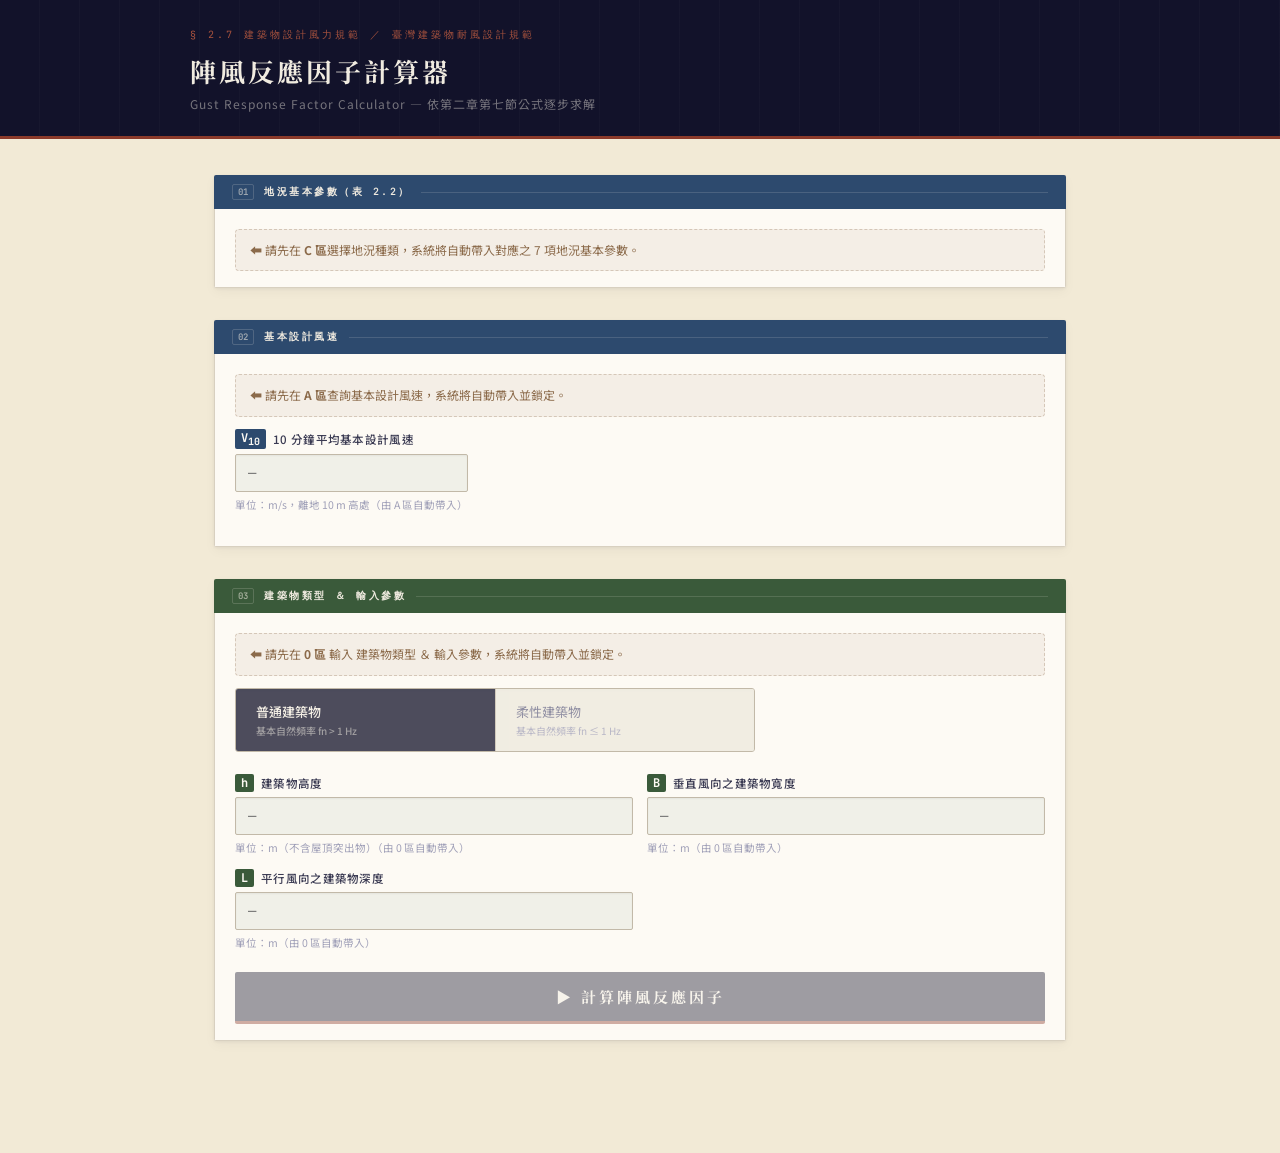
<file: sections/sec-g.html>
<!DOCTYPE html>
<html lang="zh-TW">
<head>
<meta charset="UTF-8">
<meta name="viewport" content="width=device-width, initial-scale=1.0">
<title>陣風反應因子計算器｜2.7節</title>
<link href="https://fonts.googleapis.com/css2?family=Noto+Serif+TC:wght@400;600;700&family=JetBrains+Mono:wght@400;600&family=Noto+Sans+TC:wght@300;400;500&display=swap" rel="stylesheet">
<style>
  :root {
    /* 書卷基底 */
    --paper:      #f2ead6;
    --paper-warm: #ede8dc;
    --card-bg:    #fdfaf4;
    --card-alt:   #f7f2e9;

    /* 墨色文字 */
    --ink:        #1c1410;
    --ink2:       #3a3a52;
    --ink3:       #6b6b88;
    --ink4:       #a0a0b8;

    /* 深墨導覽帶 */
    --navy:       #12122a;
    --navy2:      #1e1e3a;

    /* 強調色系：鐵鏽硃砂 */
    --rust:       #8b3a2a;
    --rust-light: #b85a40;
    --rust-bg:    rgba(139,58,42,0.07);
    --rust-border:rgba(139,58,42,0.25);

    /* 功能色：青銅綠（數值結果）*/
    --bronze:     #2d6a4a;
    --bronze-bg:  rgba(45,106,74,0.07);

    /* 功能色：典籍藍（公式）*/
    --cobalt:     #1e4d8c;
    --cobalt-bg:  rgba(30,77,140,0.06);
    --cobalt-border: rgba(30,77,140,0.18);

    /* 邊框層次 */
    --rule-dark:  #c2b9a8;
    --rule-mid:   #d8d0c0;
    --rule-light: #e8e2d8;

    /* 模組識別色帶 */
    --mod-param:  #2d4a6e;   /* 深靛藍 — 參數表 */
    --mod-input:  #3a5a3a;   /* 林木綠 — 輸入區 */
    --mod-result: #6b3020;   /* 深硃砂 — 計算結果 */
  }

  * { box-sizing: border-box; margin: 0; padding: 0; }

  body {
    background: var(--paper);
    color: var(--ink);
    font-family: 'Noto Sans TC', sans-serif;
    font-weight: 400;
    min-height: 100vh;
    padding: 0 0 80px;
  }

  /* ── 頂部深色導覽帶 ── */
  .masthead {
    background: var(--navy);
    border-bottom: 3px solid var(--rust);
    padding: 28px 40px 24px;
    position: relative;
    overflow: hidden;
  }
  .masthead::after {
    content: '';
    position: absolute;
    inset: 0;
    background: repeating-linear-gradient(
      90deg,
      transparent,
      transparent 39px,
      rgba(255,255,255,0.02) 39px,
      rgba(255,255,255,0.02) 40px
    );
    pointer-events: none;
  }
  .masthead-inner {
    max-width: 900px;
    margin: 0 auto;
    position: relative; z-index: 1;
  }
  .masthead .eyebrow {
    font-family: 'JetBrains Mono', monospace;
    font-size: 10px;
    letter-spacing: 3px;
    color: var(--rust-light);
    text-transform: uppercase;
    margin-bottom: 10px;
    opacity: 0.9;
  }
  .masthead h1 {
    font-family: 'Noto Serif TC', serif;
    font-size: 26px;
    font-weight: 700;
    letter-spacing: 3px;
    color: #f0ebe0;
    margin-bottom: 6px;
  }
  .masthead .sub {
    font-size: 12px;
    color: rgba(240,235,224,0.45);
    letter-spacing: 1px;
  }

  /* ── 主體容器 ── */
  .container {
    max-width: 900px;
    margin: 0 auto;
    padding: 36px 24px 0;
  }

  /* ── 模組色帶區塊 ── */
  .module {
    margin-bottom: 32px;
    border-radius: 2px;
    overflow: hidden;
    box-shadow: 0 1px 3px rgba(26,26,46,0.06), 0 4px 12px rgba(26,26,46,0.04);
  }
  .module-tab {
    display: flex;
    align-items: center;
    gap: 10px;
    padding: 9px 18px;
    font-family: 'JetBrains Mono', monospace;
    font-size: 10px;
    letter-spacing: 2.5px;
    text-transform: uppercase;
    font-weight: 600;
    color: #f0ebe0;
  }
  .module-tab .tab-num {
    font-size: 9px;
    opacity: 0.6;
    border: 1px solid rgba(240,235,224,0.3);
    padding: 1px 5px;
    border-radius: 2px;
    letter-spacing: 0;
  }
  .module-tab::after {
    content: '';
    flex: 1;
    height: 1px;
    background: rgba(240,235,224,0.15);
  }
  .module-body {
    background: var(--card-bg);
    border: 1px solid var(--rule-mid);
    border-top: none;
    padding: 20px 20px 16px;
  }

  /* 模組色帶顏色 */
  .mod-param > .module-tab  { background: var(--mod-param); }
  .mod-input > .module-tab  { background: var(--mod-input); }
  .mod-result > .module-tab { background: var(--mod-result); }

  /* ── 參數表 ── */
  .param-table {
    border: 1px solid var(--rule-mid);
    border-radius: 2px;
    overflow: hidden;
    margin-bottom: 12px;
  }
  .param-table-header {
    display: grid;
    grid-template-columns: 72px 110px 1fr;
    background: var(--navy2);
    padding: 9px 16px;
    font-family: 'JetBrains Mono', monospace;
    font-size: 10px;
    letter-spacing: 1.5px;
    color: rgba(240,235,224,0.6);
    text-transform: uppercase;
    font-weight: 600;
  }
  .param-row {
    display: grid;
    grid-template-columns: 72px 110px 1fr;
    padding: 9px 16px;
    border-bottom: 1px solid var(--rule-light);
    align-items: center;
    transition: background 0.12s;
    background: var(--card-bg);
  }
  .param-row:nth-child(even) { background: var(--card-alt); }
  .param-row:last-child { border-bottom: none; }
  .param-row:hover { background: rgba(45,74,110,0.06); }
  .param-sym {
    font-family: 'JetBrains Mono', monospace;
    font-size: 15px;
    color: var(--mod-param);
    font-weight: 700;
  }
  .param-val {
    font-family: 'JetBrains Mono', monospace;
    font-size: 13px;
    color: var(--bronze);
    font-weight: 600;
  }
  .param-desc {
    font-size: 12px;
    color: var(--ink3);
    line-height: 1.55;
  }

  /* ── 切換按鈕 ── */
  .toggle-group {
    display: flex;
    gap: 0;
    border: 1px solid var(--rule-dark);
    border-radius: 3px;
    overflow: hidden;
    margin-bottom: 22px;
    max-width: 520px;
    box-shadow: inset 0 1px 3px rgba(26,26,46,0.06);
  }
  .toggle-btn {
    flex: 1;
    padding: 13px 20px;
    background: var(--paper-warm);
    border: none;
    color: var(--ink3);
    cursor: pointer;
    font-family: 'Noto Sans TC', sans-serif;
    font-size: 13px;
    font-weight: 400;
    transition: all 0.18s;
    border-right: 1px solid var(--rule-dark);
    text-align: left;
    line-height: 1.5;
  }
  .toggle-btn:last-child { border-right: none; }
  .toggle-btn.active {
    background: var(--navy);
    color: #f0ebe0;
    font-weight: 500;
  }
  .toggle-btn.active .toggle-sub { color: rgba(240,235,224,0.5); }
  .toggle-btn:hover:not(.active) { background: var(--card-bg); color: var(--ink); }
  .toggle-sub { display: block; font-size: 10px; color: var(--ink4); margin-top: 2px; }

  /* ── 表單 ── */
  .form-grid {
    display: grid;
    grid-template-columns: 1fr 1fr;
    gap: 14px;
    margin-bottom: 18px;
  }
  @media (max-width: 600px) { .form-grid { grid-template-columns: 1fr; } }

  .field { display: flex; flex-direction: column; gap: 5px; }
  .field label {
    font-size: 11.5px;
    color: var(--ink2);
    letter-spacing: 0.3px;
    display: flex;
    align-items: center;
    gap: 7px;
    font-weight: 500;
  }
  .field label .sym {
    font-family: 'JetBrains Mono', monospace;
    font-size: 12px;
    color: var(--card-bg);
    background: var(--mod-input);
    padding: 1px 6px;
    border-radius: 2px;
    font-weight: 700;
    letter-spacing: 0;
  }
  .field input {
    background: #fff;
    border: 1px solid var(--rule-dark);
    border-radius: 2px;
    padding: 9px 12px;
    color: var(--ink);
    font-family: 'JetBrains Mono', monospace;
    font-size: 14px;
    outline: none;
    transition: border-color 0.15s, box-shadow 0.15s;
    box-shadow: inset 0 1px 2px rgba(26,26,46,0.05);
  }
  .field input:focus {
    border-color: var(--mod-input);
    box-shadow: 0 0 0 2px rgba(58,90,58,0.12), inset 0 1px 2px rgba(26,26,46,0.05);
  }
  .field .hint { font-size: 10.5px; color: var(--ink4); }

  /* ── 計算按鈕 ── */
  .calc-btn {
    width: 100%;
    padding: 14px;
    background: var(--navy);
    border: none;
    border-radius: 2px;
    color: #f0ebe0;
    font-family: 'Noto Serif TC', serif;
    font-size: 15px;
    font-weight: 700;
    letter-spacing: 3px;
    cursor: pointer;
    transition: all 0.18s;
    margin-top: 4px;
    border-bottom: 3px solid var(--rust);
    position: relative;
    overflow: hidden;
  }
  .calc-btn::before {
    content: '';
    position: absolute;
    inset: 0;
    background: linear-gradient(90deg, transparent, rgba(255,255,255,0.04), transparent);
    transform: translateX(-100%);
    transition: transform 0.4s;
  }
  .calc-btn:hover { background: var(--navy2); transform: translateY(-1px); box-shadow: 0 4px 12px rgba(18,18,42,0.25); }
  .calc-btn:hover::before { transform: translateX(100%); }
  .calc-btn:active { transform: translateY(0); border-bottom-width: 1px; }

  /* ── 結果卡片 ── */
  #results { display: none; margin-top: 36px; }

  .result-card {
    background: var(--card-bg);
    border: 1px solid var(--rule-mid);
    border-radius: 2px;
    overflow: hidden;
    margin-bottom: 12px;
    box-shadow: 0 1px 4px rgba(26,26,46,0.05);
  }
  .result-card-header {
    background: var(--navy2);
    border-bottom: 2px solid var(--rust);
    padding: 9px 16px;
    font-family: 'JetBrains Mono', monospace;
    font-size: 10px;
    color: rgba(240,235,224,0.8);
    letter-spacing: 2px;
    text-transform: uppercase;
    display: flex;
    align-items: center;
    gap: 8px;
  }
  .result-card-header .step-badge {
    background: var(--rust);
    color: #f0ebe0;
    font-size: 9px;
    padding: 1px 6px;
    border-radius: 1px;
    letter-spacing: 0;
    font-weight: 700;
  }
  .result-card-body { padding: 14px 16px; }

  .calc-step {
    display: flex;
    flex-direction: column;
    gap: 4px;
    padding: 9px 0;
    border-bottom: 1px solid var(--rule-light);
  }
  .calc-step:last-child { border-bottom: none; }
  .step-label {
    font-size: 10.5px;
    color: var(--ink4);
    font-family: 'JetBrains Mono', monospace;
    letter-spacing: 0.5px;
  }
  .step-formula {
    font-size: 13px;
    color: var(--ink2);
    line-height: 1.7;
  }
  .step-result {
    font-family: 'JetBrains Mono', monospace;
    font-size: 13.5px;
    color: var(--bronze);
    font-weight: 600;
    padding: 3px 0 0 2px;
    border-left: 2px solid var(--bronze);
    padding-left: 8px;
    margin-top: 2px;
  }

  /* ── 公式方塊 ── */
  .formula-block {
    background: var(--cobalt-bg);
    border-left: 3px solid var(--cobalt);
    border-radius: 0 2px 2px 0;
    padding: 10px 14px;
    font-family: 'JetBrains Mono', monospace;
    font-size: 12px;
    color: var(--cobalt);
    line-height: 2;
    margin: 8px 0;
  }

  /* ── 最終結果 ── */
  .final-result {
    background: var(--navy);
    border: none;
    border-radius: 2px;
    border-left: 4px solid var(--rust);
    padding: 24px 32px;
    text-align: center;
    margin-top: 20px;
    box-shadow: 0 4px 20px rgba(18,18,42,0.18);
  }
  .final-result .label {
    font-family: 'JetBrains Mono', monospace;
    font-size: 10px;
    color: rgba(240,235,224,0.5);
    letter-spacing: 2px;
    text-transform: uppercase;
    margin-bottom: 10px;
  }
  .final-result .value {
    font-family: 'JetBrains Mono', monospace;
    font-size: 52px;
    font-weight: 600;
    color: #f0ebe0;
    letter-spacing: 3px;
    line-height: 1;
  }
  .final-result .desc {
    font-size: 11px;
    color: rgba(240,235,224,0.35);
    margin-top: 10px;
    letter-spacing: 0.5px;
  }

  /* ── 附注 ── */
  .note {
    font-size: 11.5px;
    color: var(--ink3);
    line-height: 1.75;
    padding: 10px 14px;
    border-left: 3px solid var(--rule-dark);
    background: var(--card-alt);
    margin-top: 10px;
  }

  /* ── 錯誤 ── */
  .error-box {
    background: rgba(139,58,42,0.07);
    border: 1px solid var(--rust);
    border-radius: 2px;
    padding: 11px 16px;
    color: var(--rust);
    font-size: 13px;
    display: none;
    margin-top: 12px;
  }

</style>
</head>
<body>
<div class="masthead">
  <div class="masthead-inner">
    <div class="eyebrow">§ 2.7 建築物設計風力規範 ／ 臺灣建築物耐風設計規範</div>
    <h1>陣風反應因子計算器</h1>
    <div class="sub">Gust Response Factor Calculator — 依第二章第七節公式逐步求解</div>
  </div>
</div>
<div class="container">

  <!-- 模組一：地況基本參數（由C區帶入）-->
  <div class="module mod-param" id="module-terrain">
    <div class="module-tab">
      <span class="tab-num">01</span>
      <span id="tab-terrain-title">地況基本參數（表 2.2）</span>
    </div>
    <div class="module-body">
      <div id="terrain-empty-hint" style="font-size:12px;color:#8b6a4a;background:rgba(139,106,74,0.08);border:1px dashed rgba(139,106,74,0.3);border-radius:4px;padding:10px 14px;line-height:1.7;">
        ⬅ 請先在 <strong>C 區</strong>選擇地況種類，系統將自動帶入對應之 7 項地況基本參數。
      </div>
      <div id="terrain-param-table" style="display:none;">
      <div class="param-table">
        <div class="param-table-header">
          <span>參數</span>
          <span id="terrain-col-header">地況值</span>
          <span>說明</span>
        </div>
        <div class="param-row">
          <span class="param-sym">α</span>
          <span class="param-val" id="tv-alpha">—</span>
          <span class="param-desc">風速剖面指數（用於風速壓地況係數 K(z) 計算）</span>
        </div>
        <div class="param-row">
          <span class="param-sym">z<sub>g</sub></span>
          <span class="param-val" id="tv-zg">—</span>
          <span class="param-desc">梯度高度（大氣邊界層頂端高度）</span>
        </div>
        <div class="param-row">
          <span class="param-sym">b</span>
          <span class="param-val" id="tv-b">—</span>
          <span class="param-desc">式(2.19)所用係數，計算高度 z 處每小時平均風速</span>
        </div>
        <div class="param-row">
          <span class="param-sym">c</span>
          <span class="param-val" id="tv-c">—</span>
          <span class="param-desc">紊流強度係數（式 2.10：Iz = c(10/z)^1/6）</span>
        </div>
        <div class="param-row">
          <span class="param-sym">ℓ</span>
          <span class="param-val" id="tv-l">—</span>
          <span class="param-desc">紊流積分尺度係數（式 2.12：Lz = ℓ(z/10)^ε）</span>
        </div>
        <div class="param-row">
          <span class="param-sym">ε</span>
          <span class="param-val" id="tv-eps">—</span>
          <span class="param-desc">紊流積分尺度指數（式 2.12）</span>
        </div>
        <div class="param-row">
          <span class="param-sym">z<sub>min</sub></span>
          <span class="param-val" id="tv-zmin">—</span>
          <span class="param-desc">等效結構高度 z 之最小值（z = max(0.6h, z_min)）</span>
        </div>
      </div>
      <div class="note" id="terrain-note" style="margin-top:8px;">
        以上 7 項參數依規範表 2.2 取用，計算時無需使用者輸入。
      </div>
      </div><!-- /terrain-param-table -->
    </div><!-- /module-body -->
  </div><!-- /module-terrain -->

  <!-- 模組二：基本設計風速 -->
  <div class="module mod-param" id="module-v10">
    <div class="module-tab">
      <span class="tab-num">02</span>
      基本設計風速
    </div>
    <div class="module-body">
      <div id="v10-empty-hint" style="font-size:12px;color:#8b6a4a;background:rgba(139,106,74,0.08);border:1px dashed rgba(139,106,74,0.3);border-radius:4px;padding:10px 14px;margin-bottom:12px;line-height:1.7;">
        ⬅ 請先在 <strong>A 區</strong>查詢基本設計風速，系統將自動帶入並鎖定。
      </div>
      <div class="form-grid" style="max-width:480px;">
        <div class="field">
          <label><span class="sym" style="background:var(--mod-param);">V<sub>10</sub></span>10 分鐘平均基本設計風速</label>
          <input type="number" id="inp-V10" value="" min="1" step="0.5" placeholder="—" readonly style="background:#f0f0e8;color:#888;cursor:not-allowed;">
          <div class="hint" id="v10-hint">單位：m/s，離地 10 m 高處（由 A 區自動帶入）</div>
        </div>
      </div>
    </div>
  </div>

  <!-- 模組三：建築物類型 & 輸入參數 -->
  <div class="module mod-input">
    <div class="module-tab">
      <span class="tab-num" id="tab-num-input">03</span>
      建築物類型 ＆ 輸入參數
    </div>
    <div class="module-body">

    <div id="zone0-empty-hint" style="font-size:12px;color:#8b6a4a;background:rgba(139,106,74,0.08);border:1px dashed rgba(139,106,74,0.3);border-radius:4px;padding:10px 14px;margin-bottom:12px;line-height:1.7;">
      ⬅ 請先在 <strong>0 區</strong> 輸入 建築物類型 ＆ 輸入參數，系統將自動帶入並鎖定。
    </div>

    <div class="toggle-group">
      <button class="toggle-btn active" id="btn-ordinary" disabled
        style="cursor:not-allowed;opacity:0.75;" title="由 0 區自動帶入並鎖定">
        普通建築物<span class="toggle-sub">基本自然頻率 fn &gt; 1 Hz</span>
      </button>
      <button class="toggle-btn" id="btn-flexible" disabled
        style="cursor:not-allowed;opacity:0.75;" title="由 0 區自動帶入並鎖定">
        柔性建築物<span class="toggle-sub">基本自然頻率 fn ≤ 1 Hz</span>
      </button>
    </div>

    <!-- 共同參數 -->
    <div class="form-grid">
      <div class="field">
        <label><span class="sym">h</span>建築物高度</label>
        <input type="number" id="inp-h" min="1" step="0.5" placeholder="—"
          readonly style="background:#f0f0e8;color:#888;cursor:not-allowed;" title="由 0 區自動帶入並鎖定">
        <div class="hint" id="hint-h">單位：m（不含屋頂突出物）（由 0 區自動帶入）</div>
      </div>
      <div class="field">
        <label><span class="sym">B</span>垂直風向之建築物寬度</label>
        <input type="number" id="inp-B" min="1" step="0.5" placeholder="—"
          readonly style="background:#f0f0e8;color:#888;cursor:not-allowed;" title="由 0 區自動帶入並鎖定">
        <div class="hint">單位：m（由 0 區自動帶入）</div>
      </div>
      <div class="field">
        <label><span class="sym">L</span>平行風向之建築物深度</label>
        <input type="number" id="inp-L" min="1" step="0.5" placeholder="—"
          readonly style="background:#f0f0e8;color:#888;cursor:not-allowed;" title="由 0 區自動帶入並鎖定">
        <div class="hint">單位：m（由 0 區自動帶入）</div>
      </div>
    </div>

    <!-- 柔性建築物額外參數 -->
    <div id="flexible-fields" style="display:none;">
      <div class="form-grid" style="max-width:480px;">
        <div class="field">
          <label><span class="sym">β</span>結構阻尼比</label>
          <select id="inp-beta" style="background:#fff;border:1px solid var(--rule-dark);border-radius:2px;padding:9px 12px;color:var(--ink);font-family:'Noto Sans TC',sans-serif;font-size:13px;outline:none;box-shadow:inset 0 1px 2px rgba(26,26,46,0.05);cursor:pointer;">
            <option value="0.01">鋼構造建築物，β = 0.01</option>
            <option value="0.02" selected>混凝土構造建築物或鋼骨鋼筋混凝土構造建築物，β = 0.02</option>
          </select>
          <div class="hint">依結構材料選擇</div>
        </div>
      </div>
    </div>

    <div class="error-box" id="error-box"></div>

    <button class="calc-btn" onclick="calculate()" id="calc-btn" disabled style="opacity:0.4;cursor:not-allowed;">▶ 計算陣風反應因子</button>
    </div><!-- /module-body -->
  </div><!-- /module mod-input -->

  <!-- 模組四：計算結果 -->
  <div id="results">
  <div class="module mod-result">
    <div class="module-tab">
      <span class="tab-num">04</span>
      計算過程與結果
    </div>
    <div class="module-body">

    <!-- 步驟1：等效結構高度 -->
    <div class="result-card">
      <div class="result-card-header"><span class="step-badge">S1</span>等效結構高度 z</div>
      <div class="result-card-body" id="step1-body"></div>
    </div>

    <!-- 步驟2：紊流強度 Iz -->
    <div class="result-card">
      <div class="result-card-header"><span class="step-badge">S2</span>紊流強度 <span style="display:inline-flex;align-items:baseline;gap:0;">I<span style="font-size:8px;line-height:1;vertical-align:sub;font-family:'JetBrains Mono',monospace;">z</span></span>（式 2.10）</div>
      <div class="result-card-body" id="step2-body"></div>
    </div>

    <!-- 步驟3：紊流積分尺度 Lz -->
    <div class="result-card">
      <div class="result-card-header"><span class="step-badge">S3</span>紊流積分尺度 Lz（式 2.12）</div>
      <div class="result-card-body" id="step3-body"></div>
    </div>

    <!-- 步驟4：背景反應 Q -->
    <div class="result-card">
      <div class="result-card-header"><span class="step-badge">S4</span>背景反應因子 Q（式 2.11）</div>
      <div class="result-card-body" id="step4-body"></div>
    </div>

    <!-- 步驟5 for ordinary -->
    <div class="result-card" id="step5-ordinary">
      <div class="result-card-header"><span class="step-badge">S5</span>陣風反應因子 G（式 2.9）</div>
      <div class="result-card-body" id="step5-ordinary-body"></div>
    </div>

    <!-- 步驟5~10 for flexible -->
    <div id="flexible-steps" style="display:none;">
      <div class="result-card">
        <div class="result-card-header"><span class="step-badge">S5</span>高度 z 處每小時平均風速 Vz（式 2.19）</div>
        <div class="result-card-body" id="step5-flex-body"></div>
      </div>
      <div class="result-card">
        <div class="result-card-header"><span class="step-badge">S6</span>建築物順風向基本自然頻率 <span style="display:inline-flex;align-items:baseline;gap:0;">f<span style="font-size:8px;line-height:1;vertical-align:sub;font-family:'JetBrains Mono',monospace;">n</span></span></div>
        <div class="result-card-body" id="step6-flex-body"></div>
      </div>
      <div class="result-card">
        <div class="result-card-header"><span class="step-badge">S7</span>無因次頻率 <span style="display:inline-flex;align-items:baseline;gap:0;">N<span style="font-size:8px;line-height:1;vertical-align:sub;font-family:'JetBrains Mono',monospace;">1</span></span>（式 2.17）及風速頻譜因子 <span style="display:inline-flex;align-items:baseline;gap:0;">R<span style="font-size:8px;line-height:1;vertical-align:sub;font-family:'JetBrains Mono',monospace;">n</span></span>（式 2.16）</div>
        <div class="result-card-body" id="step7-flex-body"></div>
      </div>
      <div class="result-card">
        <div class="result-card-header"><span class="step-badge">S8</span>計算 <span style="display:inline-flex;align-items:baseline;gap:0;">R<span style="font-size:8px;line-height:1;vertical-align:sub;font-family:'JetBrains Mono',monospace;">h</span></span>、<span style="display:inline-flex;align-items:baseline;gap:0;">R<span style="font-size:8px;line-height:1;vertical-align:sub;font-family:'JetBrains Mono',monospace;">B</span></span>、<span style="display:inline-flex;align-items:baseline;gap:0;">R<span style="font-size:8px;line-height:1;vertical-align:sub;font-family:'JetBrains Mono',monospace;">L</span></span>（式 2.18）</div>
        <div class="result-card-body" id="step8-flex-body"></div>
      </div>
      <div class="result-card">
        <div class="result-card-header"><span class="step-badge">S9</span>共振反應因子 R²（式 2.15）</div>
        <div class="result-card-body" id="step9-flex-body"></div>
      </div>
      <div class="result-card">
        <div class="result-card-header"><span class="step-badge">S10</span>共振尖峰因子 gR（式 2.14）及陣風反應因子 Gf（式 2.13）</div>
        <div class="result-card-body" id="step10-flex-body"></div>
      </div>
    </div>

    <div class="final-result">
      <div class="label" id="final-label">陣風反應因子 G</div>
      <div class="value" id="final-value">—</div>
      <div class="desc" id="final-desc"></div>
    </div>

    </div><!-- /module-body -->
  </div><!-- /module mod-result -->
  </div><!-- /results -->

</div><!-- /container -->

<script>
let buildingType = 'ordinary';

function setType(t) {
  const typeChanged = (t !== buildingType);
  buildingType = t;
  document.getElementById('btn-ordinary').classList.toggle('active', t === 'ordinary');
  document.getElementById('btn-flexible').classList.toggle('active', t === 'flexible');
  document.getElementById('flexible-fields').style.display = t === 'flexible' ? 'block' : 'none';
  // h hint
  const hintH = document.getElementById('hint-h');
  hintH.innerHTML = t === 'flexible'
    ? '單位：m（不含屋頂突出物）<br><span style="color:var(--rust);font-weight:500;">柔性建築物適用範圍：22.86 m ≦ h ≦ 122 m</span>'
    : '單位：m（不含屋頂突出物）';
  // 只有在類型真正改變時才隱藏計算結果，避免切換回 G 區時結果消失
  if (typeChanged) {
    document.getElementById('results').style.display = 'none';
  }
  updateCalcBtn();
}

// 地況C固定參數
// 地況參數 – 由 postMessage 動態設定
const TERRAIN_PARAMS = {
  'A': { alpha:0.32, zg:500, b:0.45, c:0.45, l:55,  eps:0.5,  zmin:18  },
  'B': { alpha:0.25, zg:400, b:0.62, c:0.30, l:98,  eps:0.33, zmin:9   },
  'C': { alpha:0.15, zg:300, b:0.94, c:0.20, l:152, eps:0.20, zmin:4.5 },
};
let C = null;           // 未選擇地況前為 null
let terrainId = null;   // 'A' / 'B' / 'C'
let V10_locked = null;  // 由 A 區帶入的風速值
let _calcSteps = null;  // 計算步驟快照，供匯出 DOCX 使用

function fmt(x, d=4) {
  if (Math.abs(x) >= 1000) return x.toFixed(1);
  return parseFloat(x.toFixed(d)).toString();
}

function stepHtml(label, formula, result) {
  return `<div class="calc-step">
    <div class="step-label">${label}</div>
    <div class="step-formula">${formula}</div>
    <div class="step-result">= ${result}</div>
  </div>`;
}

function Rj_func(eta) {
  if (eta === 0) return 1;
  return (1/(2*eta)) - (1/(2*eta*eta))*(1 - Math.exp(-2*eta));
}

function showError(msg) {
  const el = document.getElementById('error-box');
  el.style.display = 'block';
  el.textContent = '⚠ ' + msg;
}
function hideError() {
  document.getElementById('error-box').style.display = 'none';
}

function calculate() {
  hideError();

  // Guard: require terrain (C) and wind speed for flexible
  if (!C) { showError('請先在 C 區選擇地況種類，系統將自動帶入地況參數。'); return; }
  if (buildingType === 'flexible' && !V10_locked) { showError('請先在 A 區查詢基本設計風速，系統將自動帶入並鎖定。'); return; }

  const h = parseFloat(document.getElementById('inp-h').value);
  const B = parseFloat(document.getElementById('inp-B').value);
  const L = parseFloat(document.getElementById('inp-L').value);

  if (isNaN(h)||isNaN(B)||isNaN(L)||h<=0||B<=0||L<=0) {
    showError('請輸入有效的 h、B、L 值（需大於 0）'); return;
  }

  let beta, V10;
  if (buildingType === 'flexible') {
    // h 範圍檢查
    if (h < 22.86 || h > 122) {
      showError(`柔性建築物之建築物高度 h 須介於 22.86 m 至 122 m 之間（目前輸入 h = ${h} m），請修改後再計算。`); return;
    }
    beta = parseFloat(document.getElementById('inp-beta').value);
    V10 = parseFloat(document.getElementById('inp-V10').value);
    if (isNaN(V10)||V10<=0) {
      showError('請輸入有效的 V₁₀ 值'); return;
    }
  }

  const res = document.getElementById('results');
  res.style.display = 'block';

  // ---- STEP 1: 等效結構高度 ----
  const z_raw = 0.6 * h;
  const z = Math.max(z_raw, C.zmin);
  let s1 = stepHtml(
    '等效結構高度取 0.6h，但不小於 z_min',
    `z = max(0.6 × h, z_min) = max(0.6 × ${h}, ${C.zmin})`,
    `<b>z = ${fmt(z)} m</b>`
  );
  document.getElementById('step1-body').innerHTML = s1;

  // ---- STEP 2: 紊流強度 Iz ----
  const Iz = C.c * Math.pow(10/z, 1/6);
  let s2 = stepHtml(
    '式(2.10)：Iz = c × (10/z)^(1/6)',
    `Iz = ${C.c} × (10 / ${fmt(z)})^(1/6) = ${C.c} × ${fmt(Math.pow(10/z,1/6))}`,
    `<b>Iz = ${fmt(Iz)}</b>`
  );
  document.getElementById('step2-body').innerHTML = s2;

  // ---- STEP 3: 紊流積分尺度 Lz ----
  const Lz = C.l * Math.pow(z/10, C.eps);
  let s3 = stepHtml(
    '式(2.12)：Lz = ℓ × (z/10)^ε',
    `Lz = ${C.l} × (${fmt(z)}/10)^${C.eps} = ${C.l} × ${fmt(Math.pow(z/10, C.eps))}`,
    `<b>Lz = ${fmt(Lz)} m</b>`
  );
  document.getElementById('step3-body').innerHTML = s3;

  // ---- STEP 4: 背景反應 Q ----
  const BplusH = B + h;
  const inner = 1 + 0.63 * Math.pow(BplusH / Lz, 0.63);
  const Q = Math.sqrt(1 / inner);
  let s4 = `<div class="formula-block">Q = sqrt( 1 / (1 + 0.63 × ((B+h)/Lz)^0.63) )</div>`;
  s4 += stepHtml(
    '式(2.11)：代入數值',
    `(B+h)/Lz = (${B}+${h})/${fmt(Lz)} = ${fmt(BplusH/Lz)}<br>
     inner = 1 + 0.63 × ${fmt(BplusH/Lz)}^0.63 = 1 + 0.63 × ${fmt(Math.pow(BplusH/Lz,0.63))} = ${fmt(inner)}<br>
     Q = sqrt(1 / ${fmt(inner)})`,
    `<b>Q = ${fmt(Q)}</b>`
  );
  document.getElementById('step4-body').innerHTML = s4;

  const gQ = 3.4, gV = 3.4;

  if (buildingType === 'ordinary') {
    document.getElementById('step5-ordinary').style.display = 'block';
    document.getElementById('flexible-steps').style.display = 'none';

    // ---- STEP 5: G (ordinary) ----
    const num = 1 + 1.7 * gQ * Iz * Q;
    const den = 1 + 1.7 * gV * Iz;
    const G = 1.927 * num / den;

    let s5 = `<div class="formula-block">G = 1.927 × (1 + 1.7 × gQ × Iz × Q) / (1 + 1.7 × gV × Iz)</div>`;
    s5 += stepHtml(
      '式(2.9)：已知 gQ = gV = 3.4，代入各值',
      `分子 = 1 + 1.7 × ${gQ} × ${fmt(Iz)} × ${fmt(Q)} = 1 + ${fmt(1.7*gQ*Iz*Q)} = ${fmt(num)}<br>
       分母 = 1 + 1.7 × ${gV} × ${fmt(Iz)} = ${fmt(den)}<br>
       G = 1.927 × ${fmt(num)} / ${fmt(den)}`,
      `<b>G = ${fmt(G,4)}</b>`
    );
    document.getElementById('step5-ordinary-body').innerHTML = s5;

    document.getElementById('final-label').textContent = '陣風反應因子 G（普通建築物）';
    document.getElementById('final-value').textContent = fmt(G,4);
    document.getElementById('final-desc').textContent = `依式(2.9) | 地況${terrainId} | h=${h}m, B=${B}m, L=${L}m`;

    _calcSteps = [
      { label: '等效結構高度 z',              formula: `z = max(0.6h, z_min) = max(0.6×${h}, ${C.zmin})`,       result: `${fmt(z,2)} m` },
      { label: '紊流強度 Iz（式2.10）',        formula: `Iz = c × (10/z)^(1/6) = ${C.c} × (10/${fmt(z,2)})^(1/6)`, result: fmt(Iz,4) },
      { label: '紊流積分尺度 Lz（式2.12）',    formula: `Lz = ℓ × (z/10)^ε = ${C.l} × (${fmt(z,2)}/10)^${C.eps}`,  result: `${fmt(Lz,2)} m` },
      { label: '背景反應因子 Q（式2.11）',     formula: `Q = 1/√[1 + 0.63×((B+h)/Lz)^0.63] = 1/√[1 + 0.63×(${fmt(BplusH/Lz,4)})^0.63]`, result: fmt(Q,4) },
      { label: '陣風反應因子 G（式2.9）',      formula: `G = 1.927×(1 + 1.7×gQ×Iz×Q)/(1 + 1.7×gV×Iz)，gQ=gV=3.4`, result: fmt(G,4) },
    ];

  } else {
    // Flexible building
    document.getElementById('step5-ordinary').style.display = 'none';
    document.getElementById('flexible-steps').style.display = 'block';

    // ---- STEP 5: Vz ----
    const Vz = C.b * Math.pow(z/10, C.alpha) * V10;
    let s5 = `<div class="formula-block">Vz = b × (z/10)^α × V₁₀，地況${terrainId}：b = ${C.b}, α = ${C.alpha}</div>`;
    s5 += stepHtml(
      '式(2.19)：代入數值',
      `Vz = ${C.b} × (${fmt(z)}/10)^${C.alpha} × ${V10} = ${C.b} × ${fmt(Math.pow(z/10,C.alpha))} × ${V10}`,
      `<b>Vz = ${fmt(Vz)} m/s</b>`
    );
    document.getElementById('step5-flex-body').innerHTML = s5;

    // ---- STEP 6: fn = 22.86 / h ----
    const fn = 22.86 / h;
    let s6 = `<div class="formula-block">fn = 22.86 / h（Hz）</div>`;
    s6 += stepHtml(
      '計算公式代入 h',
      `fn = 22.86 / ${h}`,
      `<b>fn = ${fmt(fn,4)} Hz</b>`
    );
    document.getElementById('step6-flex-body').innerHTML = s6;

    // ---- STEP 7: N1, Rn ----
    const N1 = fn * Lz / Vz;
    const Rn_num = 7.47 * N1;
    const Rn_den = Math.pow(1 + 10.3 * N1, 5/3);
    const Rn = Rn_num / Rn_den;
    let s7 = `<div class="formula-block">N₁ = fn × Lz / Vz；Rn = 7.47 N₁ / (1 + 10.3 N₁)^(5/3)</div>`;
    s7 += stepHtml('式(2.17)：無因次頻率 N₁',
      `N₁ = ${fmt(fn,4)} × ${fmt(Lz)} / ${fmt(Vz)} = ${fmt(fn*Lz)}/${fmt(Vz)}`,
      `<b>N₁ = ${fmt(N1)}</b>`);
    s7 += stepHtml('式(2.16)：風速頻譜因子 Rn',
      `Rn = 7.47 × ${fmt(N1)} / (1 + 10.3 × ${fmt(N1)})^(5/3) = ${fmt(Rn_num)} / ${fmt(Rn_den)}`,
      `<b>Rn = ${fmt(Rn)}</b>`);
    document.getElementById('step7-flex-body').innerHTML = s7;

    // ---- STEP 8: Rh, RB, RL ----
    const eta_h = 4.6 * fn * h / Vz;
    const eta_B = 4.6 * fn * B / Vz;
    const eta_L = 15.4 * fn * L / Vz;
    const Rh = Rj_func(eta_h);
    const RB = Rj_func(eta_B);
    const RL = Rj_func(eta_L);

    function Rj_formula_str(label, coeff, dimName, dimVal, eta_val, Rval) {
      return stepHtml(`η_${label} = ${coeff} × fn × ${dimName} / Vz，代入式(2.18a)`,
        `η_${label} = ${coeff} × ${fmt(fn,4)} × ${dimVal} / ${fmt(Vz)} = ${fmt(eta_val)}<br>
         R${label} = 1/(2η) - 1/(2η²)×(1−e^(−2η))`,
        `<b>R${label} = ${fmt(Rval)}</b>`);
    }

    let s8 = `<div class="formula-block">Rj = 1/(2η) − 1/(2η²) × (1 − e^(−2η))，η > 0</div>`;
    s8 += Rj_formula_str('h', 4.6, 'h', h, eta_h, Rh);
    s8 += Rj_formula_str('B', 4.6, 'B', B, eta_B, RB);
    s8 += Rj_formula_str('L', 15.4, 'L', L, eta_L, RL);
    document.getElementById('step8-flex-body').innerHTML = s8;

    // ---- STEP 9: R² ----
    const R2 = (1/beta) * Rn * Rh * RB * (0.53 + 0.47*RL);
    let s9 = `<div class="formula-block">R² = (1/β) × Rn × Rh × RB × (0.53 + 0.47 × RL)</div>`;
    s9 += stepHtml('式(2.15)：代入數值',
      `β = ${beta}（${beta===0.01?'鋼構造':'混凝土或SRC構造'}）<br>
       R² = (1/${beta}) × ${fmt(Rn)} × ${fmt(Rh)} × ${fmt(RB)} × (0.53 + 0.47 × ${fmt(RL)})<br>
       = ${fmt(1/beta)} × ${fmt(Rn)} × ${fmt(Rh)} × ${fmt(RB)} × ${fmt(0.53+0.47*RL)}`,
      `<b>R² = ${fmt(R2)}</b>`);
    document.getElementById('step9-flex-body').innerHTML = s9;

    // ---- STEP 10: gR, Gf ----
    const ln3600fn = Math.log(3600 * fn);
    const gR = Math.sqrt(2 * ln3600fn) + 0.577 / Math.sqrt(2 * ln3600fn);
    const num_f = 1 + 1.7 * Iz * Math.sqrt(gQ*gQ*Q*Q + gR*gR*R2);
    const den_f = 1 + 1.7 * gV * Iz;
    const Gf = 1.927 * num_f / den_f;

    let s10 = `<div class="formula-block">gR = √(2 ln(3600 fn)) + 0.577/√(2 ln(3600 fn))</div>`;
    s10 += stepHtml('式(2.14)：共振尖峰因子 gR',
      `ln(3600×${fmt(fn,4)}) = ln(${fmt(3600*fn,2)}) = ${fmt(ln3600fn)}<br>
       gR = √(2×${fmt(ln3600fn)}) + 0.577/√(2×${fmt(ln3600fn)}) = ${fmt(Math.sqrt(2*ln3600fn))} + ${fmt(0.577/Math.sqrt(2*ln3600fn))}`,
      `<b>gR = ${fmt(gR)}</b>`);
    s10 += `<div class="formula-block" style="margin-top:8px">Gf = 1.927 × (1 + 1.7 Iz √(gQ²Q² + gR²R²)) / (1 + 1.7 gV Iz)</div>`;
    s10 += stepHtml('式(2.13)：柔性建築物陣風反應因子 Gf',
      `gQ²Q² = ${gQ}²×${fmt(Q)}² = ${fmt(gQ*gQ*Q*Q)}<br>
       gR²R² = ${fmt(gR)}²×${fmt(R2)} = ${fmt(gR*gR*R2)}<br>
       √(gQ²Q² + gR²R²) = √(${fmt(gQ*gQ*Q*Q+gR*gR*R2)}) = ${fmt(Math.sqrt(gQ*gQ*Q*Q+gR*gR*R2))}<br>
       分子 = 1 + 1.7 × ${fmt(Iz)} × ${fmt(Math.sqrt(gQ*gQ*Q*Q+gR*gR*R2))} = ${fmt(num_f)}<br>
       分母 = 1 + 1.7 × ${gV} × ${fmt(Iz)} = ${fmt(den_f)}<br>
       Gf = 1.927 × ${fmt(num_f)} / ${fmt(den_f)}`,
      `<b>Gf = ${fmt(Gf,4)}</b>`);
    document.getElementById('step10-flex-body').innerHTML = s10;

    document.getElementById('final-label').textContent = '陣風反應因子 Gf（柔性建築物）';
    document.getElementById('final-value').textContent = fmt(Gf,4);
    document.getElementById('final-desc').textContent = `依式(2.13) | 地況${terrainId} | h=${h}m, B=${B}m, L=${L}m, fn=${fmt(fn,4)}Hz, β=${beta}`;

    _calcSteps = [
      { label: '等效結構高度 z',                  formula: `z = max(0.6h, z_min) = max(0.6×${h}, ${C.zmin})`,          result: `${fmt(z,2)} m` },
      { label: '紊流強度 Iz（式2.10）',            formula: `Iz = c × (10/z)^(1/6) = ${C.c} × (10/${fmt(z,2)})^(1/6)`,  result: fmt(Iz,4) },
      { label: '紊流積分尺度 Lz（式2.12）',        formula: `Lz = ℓ × (z/10)^ε = ${C.l} × (${fmt(z,2)}/10)^${C.eps}`,   result: `${fmt(Lz,2)} m` },
      { label: '背景反應因子 Q（式2.11）',         formula: `Q = 1/√[1 + 0.63×((B+h)/Lz)^0.63] = 1/√[1 + 0.63×(${fmt(BplusH/Lz,4)})^0.63]`, result: fmt(Q,4) },
      { label: '高度 z 平均風速 Vz（式2.19）',     formula: `Vz = b × (z/10)^α × V10 = ${C.b} × (${fmt(z,2)}/10)^${C.alpha} × ${V10}`,       result: `${fmt(Vz,2)} m/s` },
      { label: '自然頻率 fn',                     formula: `fn = 22.86 / h = 22.86 / ${h}`,                              result: `${fmt(fn,4)} Hz` },
      { label: '無因次頻率 N1（式2.17）',          formula: `N1 = fn × Lz / Vz = ${fmt(fn,4)} × ${fmt(Lz,2)} / ${fmt(Vz,2)}`, result: fmt(N1,4) },
      { label: '頻譜因子 Rn（式2.16）',            formula: `Rn = 7.47N1 / (1+10.3N1)^(5/3) = ${fmt(Rn_num,4)} / ${fmt(Rn_den,4)}`, result: fmt(Rn,4) },
      { label: '共振因子 Rh、RB、RL（式2.18）',    formula: `Rj = 1/(2η) − 1/(2η²)×(1−e^(−2η))，ηh=${fmt(eta_h,4)}, ηB=${fmt(eta_B,4)}, ηL=${fmt(eta_L,4)}`, result: `Rh=${fmt(Rh,4)}, RB=${fmt(RB,4)}, RL=${fmt(RL,4)}` },
      { label: '共振反應因子 R²（式2.15）',         formula: `R² = (1/β)×Rn×Rh×RB×(0.53+0.47RL) = (1/${beta})×${fmt(Rn,4)}×${fmt(Rh,4)}×${fmt(RB,4)}×${fmt(0.53+0.47*RL,4)}`, result: fmt(R2,4) },
      { label: '共振尖峰因子 gR（式2.14）',         formula: `gR = √(2ln(3600fn)) + 0.577/√(2ln(3600fn))，ln(3600fn)=${fmt(ln3600fn,4)}`,     result: fmt(gR,4) },
      { label: '陣風反應因子 Gf（式2.13）',         formula: `Gf = 1.927×(1 + 1.7Iz√(gQ²Q²+gR²R²))/(1 + 1.7gV·Iz)，gQ=gV=3.4`,             result: fmt(Gf,4) },
    ];
  }

  res.scrollIntoView({ behavior: 'smooth', block: 'start' });
  sendToHub();
}


// ── 接收父框架傳來的 A 區 / C 區資料 ───────────────────────────────
function applyTerrainData(terrId) {
  const p = TERRAIN_PARAMS[terrId];
  if (!p) return;
  C = p;
  terrainId = terrId;
  // Fill display values
  const fmt2 = v => typeof v === 'number' ? (v % 1 === 0 ? v.toString() : v.toString()) : v;
  document.getElementById('tv-alpha').textContent = fmt2(p.alpha);
  document.getElementById('tv-zg').textContent    = fmt2(p.zg) + ' m';
  document.getElementById('tv-b').textContent     = fmt2(p.b);
  document.getElementById('tv-c').textContent     = fmt2(p.c);
  document.getElementById('tv-l').textContent     = fmt2(p.l) + ' m';
  document.getElementById('tv-eps').textContent   = fmt2(p.eps);
  document.getElementById('tv-zmin').textContent  = fmt2(p.zmin) + ' m';
  // Update header
  const names = { A:'地況 A', B:'地況 B', C:'地況 C' };
  document.getElementById('tab-terrain-title').textContent = '地況基本參數（' + names[terrId] + '・表 2.2）';
  document.getElementById('terrain-col-header').textContent = names[terrId] + ' 值';
  document.getElementById('terrain-note').textContent =
    '以上 7 項參數為地況 ' + terrId + ' 之固定值，依規範表 2.2 取用，計算時無需使用者輸入。';
  document.getElementById('terrain-empty-hint').style.display = 'none';
  document.getElementById('terrain-param-table').style.display = 'block';
  updateCalcBtn();
}

function applyV10Data(speed) {
  V10_locked = speed;
  const inp = document.getElementById('inp-V10');
  inp.value = speed;
  inp.readOnly = true;
  inp.style.background = '#e8f5e9';
  inp.style.color = '#2d6a4a';
  inp.style.cursor = 'not-allowed';
  inp.style.borderColor = '#2d6a4a';
  document.getElementById('v10-empty-hint').style.display = 'none';
  document.getElementById('v10-hint').textContent = '單位：m/s・已由 A 區自動帶入，鎖定不可更改';
  updateCalcBtn();
}

function updateCalcBtn() {
  const btn = document.querySelector('.calc-btn');
  if (!btn) return;
  const ready = (C !== null) && (V10_locked !== null || buildingType === 'ordinary');
  if (ready) {
    btn.disabled = false;
    btn.style.opacity = '1';
    btn.style.cursor = 'pointer';
  } else {
    btn.disabled = true;
    btn.style.opacity = '0.4';
    btn.style.cursor = 'not-allowed';
  }
}

window.addEventListener('message', function(ev) {
  const d = ev.data;
  if (!d || typeof d !== 'object') return;
  if (d.source === 'hub_to_gust_terrain' && d.terrainId) {
    applyTerrainData(d.terrainId);
  }
  if (d.source === 'hub_to_gust_wind' && d.speed) {
    applyV10Data(d.speed);
  }
  if (d.source === 'hub_to_g_zone0') {
    applyZone0ToG(d);
  }
});

function applyZone0ToG(d) {
  // 建築物類型（按鈕已在 HTML 中永久 disabled，只需更新外觀狀態）
  if (d.buildingType) {
    setType(d.buildingType);
  }
  // h / B / L 輸入格（已在 HTML 中永久 readonly，只需填入數值）
  const fieldMap = { 'inp-h': d.h, 'inp-B': d.B, 'inp-L': d.L };
  for (const [id, val] of Object.entries(fieldMap)) {
    const el = document.getElementById(id);
    if (el && val !== undefined && val !== '') {
      el.value = val;
    }
  }
  // 隱藏初始提示（資料已由 0 區帶入）
  const hint = document.getElementById('zone0-empty-hint');
  if (hint) hint.style.display = 'none';
  updateCalcBtn();
}

// Init: disable calc btn until data arrives
document.addEventListener('DOMContentLoaded', function() {
  updateCalcBtn();
});

function sendToHub() {
  var label = document.getElementById('final-label').textContent;
  var value = document.getElementById('final-value').textContent;
  var desc  = document.getElementById('final-desc').textContent;
  if (!value || value === '—') return;
  window.parent.postMessage({
    source: 'gust_effect_factor',
    label: label,
    value: parseFloat(value),
    valueStr: value,
    desc: desc,
    buildingType: buildingType,
    calcSteps: _calcSteps,
    timestamp: new Date().toISOString()
  }, '*');
}

</script>
</body>
</html>
</file>
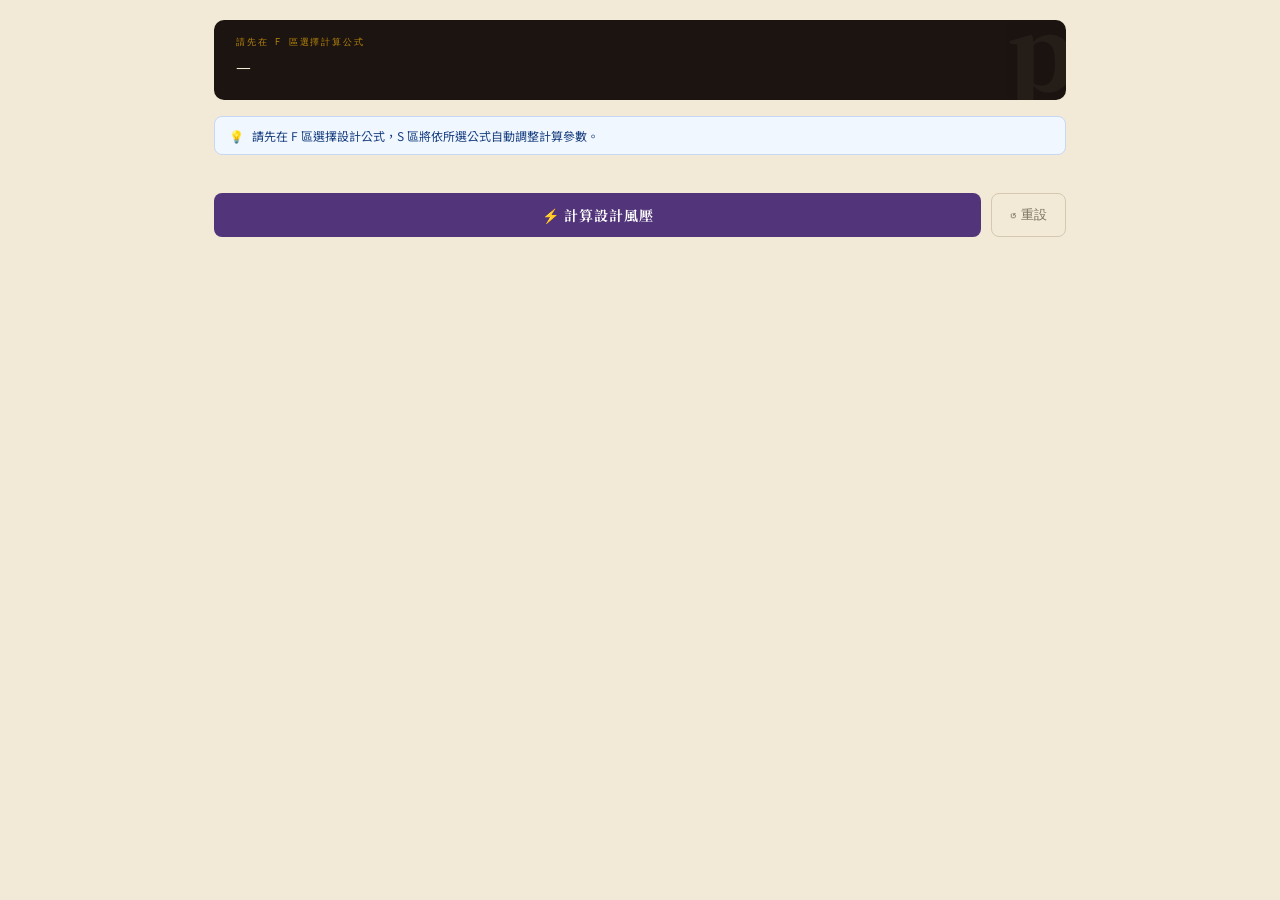
<file: sections/sec-s.html>
<!DOCTYPE html>
<html lang="zh-TW">
<head>
<meta charset="UTF-8">
<meta name="viewport" content="width=device-width, initial-scale=1.0">
<title>設計風壓計算</title>
<link href="https://fonts.googleapis.com/css2?family=Noto+Serif+TC:wght@400;600;700;900&family=Noto+Sans+TC:wght@300;400;500&family=DM+Mono:wght@400;500&display=swap" rel="stylesheet">
<link rel="stylesheet" href="../shared/theme.css">
<script src="../shared/docx-lite.js"></script>
<style>
* { margin: 0; padding: 0; box-sizing: border-box; }
html, body { height: 100%; }
body { background: var(--paper); color: var(--ink); font-family: 'Noto Sans TC', sans-serif; overflow-y: auto; }
</style>
</head>
<body>

<div id="calc-panel" style="max-width:900px;margin:0 auto;padding:20px 24px 32px;">

  <!-- Formula banner -->
  <div id="calc-formula-banner" style="background:var(--ink);color:var(--paper);border-radius:10px;padding:16px 22px;margin-bottom:16px;position:relative;overflow:hidden">
    <div style="position:absolute;right:-10px;bottom:-20px;font-size:100px;opacity:0.04;font-family:'Noto Serif TC',serif;font-weight:900;pointer-events:none">p</div>
    <div id="calc-formula-ref" style="font-family:'DM Mono',monospace;font-size:9px;letter-spacing:.2em;color:var(--gold);margin-bottom:6px">請先在 F 區選擇計算公式</div>
    <div id="calc-formula-display" style="font-size:16px;font-weight:700;letter-spacing:.04em;font-family:'Noto Serif TC',serif">—</div>
    <div id="calc-formula-note" style="font-size:11px;color:rgba(245,240,232,0.5);margin-top:6px"></div>
  </div>

  <!-- Auto-fill notice -->
  <div id="calc-notice" style="background:#f0f7ff;border:1px solid #c7d7f5;border-radius:8px;padding:10px 14px;margin-bottom:18px;font-size:12px;color:#1a4080;display:flex;align-items:center;gap:8px">
    <span>💡</span><span id="calc-notice-text">請先在 F 區選擇設計公式，S 區將依所選公式自動調整計算參數。</span>
  </div>

  <!-- Parameter grid -->
  <div style="display:grid;grid-template-columns:1fr 1fr;gap:14px;margin-bottom:20px" id="param-grid"></div>

  <!-- Calc button -->
  <div style="display:flex;gap:10px;margin-bottom:14px">
    <button onclick="runCalc()" style="flex:1;padding:12px;background:var(--accent8,#5a2d82);color:white;border:none;border-radius:8px;font-size:14px;font-weight:700;cursor:pointer;font-family:'Noto Serif TC',serif;letter-spacing:.06em;transition:opacity .2s" onmouseover="this.style.opacity='.85'" onmouseout="this.style.opacity='1'">⚡ 計算設計風壓</button>
    <button onclick="resetCalc()" style="padding:12px 18px;background:transparent;color:var(--muted);border:1.5px solid var(--border);border-radius:8px;font-size:13px;cursor:pointer;transition:all .2s" onmouseover="this.style.background='var(--border)'" onmouseout="this.style.background='transparent'">↺ 重設</button>
  </div>

  <!-- Result output -->
  <div id="calc-result"></div>

  <!-- Export button (hidden until calc completes) -->
  <div id="export-btn-container" style="display:none;margin-top:16px;margin-bottom:24px">
    <button onclick="exportDocx()"
      style="width:100%;padding:11px;background:transparent;color:var(--accent8,#5a2d82);
             border:1.5px solid var(--accent8,#5a2d82);border-radius:8px;font-size:13px;
             font-weight:700;cursor:pointer;font-family:'Noto Serif TC',serif;
             letter-spacing:.06em;transition:all .2s"
      onmouseover="this.style.background='rgba(90,45,130,.09)'"
      onmouseout="this.style.background='transparent'">↓ 匯出計算書 (.docx)</button>
  </div>
</div>

<script>
// ── Hub results cache (populated via postMessage from hub) ────────
let _hubResults = {};
let _lastBuiltFormulaCode = null;
let _calcSnapshot = null;  // 計算完成後的完整快照，供匯出使用

// ── postMessage bridge ────────────────────────────────────────────
window.addEventListener('message', function(e) {
  if (!e.data || typeof e.data !== 'object') return;
  // Hub sends all cached results as a map
  if (e.data.source === 'hub_to_sec_s_results') {
    _hubResults = e.data.results || {};
    buildParamGrid();
  }
  // Hub relays formula selection from frame-f
  if (e.data.source === 'wind_pressure_formula') {
    // Store as formula result so getActiveFormula can find it
    if (e.data.formulas) _hubResults['formula'] = e.data;
    buildParamGrid();
  }
});

// ── Adapter: read from local cache instead of hub results array ───
function getResultByType(type) {
  return _hubResults[type] || null;
}

function getActiveFormula() {
  const fd = _hubResults['formula'];
  if (!fd || !fd.formulas) return null;
  const mainFormulas = fd.formulas.filter(f => !f.isExtra);
  if (!mainFormulas.length) return null;
  if (fd.selectedFormulaCode) {
    const match = mainFormulas.find(f => f.code === fd.selectedFormulaCode);
    if (match) return match;
  }
  return mainFormulas[0];
}

// ── Calc logic (ported from hub.js S-section) ────────────────────
const FORMULA_CONFIGS = {
  '2.1': {
    name:'封閉/部分封閉式普通建築物 MWFRS',
    display:'p = q(z) · G · Cp − qi · (GCpi)',
    note:'q：迎風面取q(z)，其餘取q(h)；qi：封閉式取q(h)',
    gLabel:'G  陣風反應因子（普通建築物）',
    gHint:'普通建築物可取 1.88',
    useGf: false, useAc: false, useCpn: false, useCf: false, useGCp: false,
    hasCp: true, hasGCpi: true,
  },
  '2.2': {
    name:'封閉/部分封閉式柔性建築物 MWFRS',
    display:'p = q(z) · Gf · Cp − qi · (GCpi)',
    note:'Gf 為柔性建築物陣風反應因子，須依公式(2.9)計算',
    gLabel:'Gf  陣風反應因子（柔性建築物）',
    gHint:'柔性建築物，須依公式(2.9)計算',
    useGf: true, useAc: false, useCpn: false, useCf: false, useGCp: false,
    hasCp: true, hasGCpi: true,
  },
  '2.3': {
    name:'屋頂女兒牆設計風壓 (MWFRS)',
    display:'pp = qp · (GCpn)',
    note:'迎風面女兒牆：(GCpn)=+1.8；背風面女兒牆：(GCpn)=−1.1',
    gLabel:null,
    useGf: false, useAc: false, useCpn: true, useCf: false, useGCp: false,
    hasCp: false, hasGCpi: false,
  },
  '2.4': {
    name:'開放式建築物設計風力',
    display:'F = q(zAc) · G · Cf · Ac',
    note:'q(zAc) 為受風面積 Ac 形心高度處之風速壓',
    gLabel:'G  陣風反應因子（普通建築物）',
    gHint:'普通建築物可取 1.88',
    useGf: false, useAc: true, useCpn: false, useCf: true, useGCp: false,
    hasCp: false, hasGCpi: false,
  },
  '3.1': {
    name:'局部構材設計風壓（高度 ≤ 18m）',
    display:'p = q(h) · [(GCp) − (GCpi)]',
    note:'q(h) 為平均屋頂高度處之風速壓；(GCp)含陣風因子，不可分離',
    gLabel:null,
    useGf: false, useAc: false, useCpn: false, useCf: false, useGCp: true,
    hasCp: false, hasGCpi: true,
  },
  '3.2': {
    name:'局部構材設計風壓（高度 > 18m）',
    display:'p = q · (GCp) − qi · (GCpi)',
    note:'迎風面取q(z)，其餘取q(h)；(GCp)含陣風因子',
    gLabel:null,
    useGf: false, useAc: false, useCpn: false, useCf: false, useGCp: true,
    hasCp: false, hasGCpi: true,
  },
  '3.3': {
    name:'屋頂女兒牆局部構材設計風壓 (C&C)',
    display:'p = qp · [(GCp) − (GCpi)]',
    note:'qp 為女兒牆頂端高度處之風速壓',
    gLabel:null,
    useGf: false, useAc: false, useCpn: false, useCf: false, useGCp: true,
    hasCp: false, hasGCpi: true,
  },
  '3.4': {
    name:'開放式建築物斜屋頂局部構材設計風壓',
    display:'p = q(h) · G · Cpn',
    note:'Cpn 為淨風壓係數（見圖3.3）',
    gLabel:'G  陣風反應因子（普通建築物）',
    gHint:'普通建築物可取 1.88',
    useGf: false, useAc: false, useCpn: true, useCf: false, useGCp: false,
    hasCp: false, hasGCpi: false,
  },
};

// ── 建立參數格子 ──────────────────────────────────────────────────
function buildParamGrid() {
  const formula = getActiveFormula();
  const cfg = formula ? FORMULA_CONFIGS[formula.code] : null;

  // Update banner
  const bannerRef = document.getElementById('calc-formula-ref');
  const bannerDisp = document.getElementById('calc-formula-display');
  const bannerNote = document.getElementById('calc-formula-note');
  const noticeText = document.getElementById('calc-notice-text');
  if (cfg) {
    bannerRef.textContent  = formula.code + ' · ' + cfg.name;
    bannerDisp.textContent = cfg.display;
    bannerNote.textContent = cfg.note;
    noticeText.textContent = '系統已從查詢結果暫存區自動帶入已有參數，紅框欄位需手動填寫。';
  } else {
    bannerRef.textContent  = '請先在 F 區選擇設計公式';
    bannerDisp.textContent = '—';
    bannerNote.textContent = '';
    noticeText.textContent = '請先在 F 區選擇設計公式，S 區將依所選公式自動調整計算參數。';
  }

  const newFormulaCode = formula ? formula.code : null;

  const grid = document.getElementById('param-grid');
  if (!grid) return;
  grid.innerHTML = '';

  // 只在公式改變時清除計算結果；公式相同則保留，避免切換回 S 區時結果消失
  if (newFormulaCode !== _lastBuiltFormulaCode) {
    document.getElementById('calc-result').innerHTML = '';
    _lastBuiltFormulaCode = newFormulaCode;
  }

  // Gather base values from other sections
  const wa = getResultByType('wind');
  const wb = getResultByType('occ');
  const wc = getResultByType('terr');
  const wd = getResultByType('kzt');
  const we = getResultByType('wind-press');

  const vals = {};
  const wg = getResultByType('gust');
  const w0 = getResultByType('zone0');

  if (wa) vals.V10C = wa.speed;
  if (wb) vals.I    = wb.importanceFactor;
  if (wc && wc.parameters) {
    const pa = wc.parameters.find(p => p.symbol === 'α');
    const pg = wc.parameters.find(p => p.symbol === 'zg');
    if (pa) vals.alpha = pa.value;
    if (pg) vals.zg    = pg.value;
  }
  if (wd) vals.Kzt = wd.results.Kzt;
  if (wg) vals.G = wg.value;   // G 或 Gf，統一存 vals.G

  // 0 區全域設定自動帶入
  if (w0) {
    if (w0.z_max !== undefined && w0.z_max !== '') vals.z     = w0.z_max;
    if (w0.z_min !== undefined && w0.z_min !== '') vals.z_min = w0.z_min;
    if (w0.L     !== undefined && w0.L     !== '') vals.L     = w0.L;
    if (w0.B     !== undefined && w0.B     !== '') vals.B     = w0.B;
    if (w0.h     !== undefined && w0.h     !== '') vals.h     = w0.h;
  }
  if (we && we.coefficients) {
    we.coefficients.forEach(c => {
      if (c.coef === '+GCpi' && vals.GCpi_pos === undefined) vals.GCpi_pos = c.value;
      if (c.coef === '-GCpi' && vals.GCpi_neg === undefined) vals.GCpi_neg = c.value;
    });
    // Cp / GCp / Cf faces（排除 GCpi 及乘積項）
    vals.faces = we.coefficients.filter(c =>
      typeof c.value === 'number' &&
      c.coef !== '+GCpi' && c.coef !== '-GCpi' &&
      !c.coef.includes('×')
    );
    // Cpn faces（E區圖3.3查詢結果，供公式3.4使用）
    vals.cpnFaces = we.coefficients.filter(c =>
      typeof c.value === 'number' &&
      (c.coef === 'Cpn 負壓' || c.coef === 'Cpn 正壓')
    );
  }

  // ── Define which param cells to show depending on formula ──
  const BASE = [
    {key:'V10C',  label:'V₁₀(C)  基本設計風速',   unit:'m/s', src:'A區',  val:vals.V10C},
    {key:'I',     label:'I  用途係數',             unit:'—',   src:'B區',  val:vals.I},
    {key:'alpha', label:'α  風速垂直分布指數',      unit:'—',   src:'C區',  val:vals.alpha},
    {key:'zg',    label:'zg  梯度高度',            unit:'m',   src:'C區',  val:vals.zg},
    {key:'Kzt',   label:'Kzt  地形係數',           unit:'—',   src:'D區',  val:vals.Kzt},
    {key:'z',     label:'z  最高計算高度 (z_max)',  unit:'m',   src: vals.z != null ? '0區' : '手動', val:vals.z != null ? vals.z : null},
    {key:'z_min', label:'z_min  最低計算高度',      unit:'m',   src: vals.z_min != null ? '0區' : '手動', val:vals.z_min != null ? vals.z_min : null},
    {key:'L',     label:'L  順風向建物尺寸',        unit:'m',   src: vals.L != null ? '0區' : '手動', val:vals.L != null ? vals.L : null},
    {key:'B',     label:'B  垂直風向建物尺寸',      unit:'m',   src: vals.B != null ? '0區' : '手動', val:vals.B != null ? vals.B : null},
  ];

  if (!cfg) {
    // No formula selected: show base params grayed
    BASE.forEach(d => addParamCell(grid, d));
    return;
  }

  // Always show base params
  BASE.forEach(d => {
    if (d.key === 'Kzt') {
      addKztParamCell(grid, d, wd);
    } else {
      addParamCell(grid, d);
    }
  });

  // G / Gf
  if (cfg.gLabel) {
    const gVal = vals.G != null ? vals.G : null;
    const gSrc = gVal != null ? 'G區' : '手動';
    addParamCell(grid, {
      key: 'G',
      label: cfg.gLabel,
      unit: '—', src: gSrc, val: gVal,
      hint: gVal != null ? null : cfg.gHint
    });
  }

  // GCpi (for formulas with internal pressure)
  if (cfg.hasGCpi) {
    addParamCell(grid, {key:'GCpi_pos', label:'(GCpi)₊  正內風壓係數', unit:'—', src:'E區', val:vals.GCpi_pos});
    addParamCell(grid, {key:'GCpi_neg', label:'(GCpi)₋  負內風壓係數', unit:'—', src:'E區', val:vals.GCpi_neg});
  }

  // Ac for open building
  if (cfg.useAc) {
    addParamCell(grid, {key:'Ac', label:'Ac  受風特徵面積', unit:'m²', src:'手動', val:null, hint:'受風作用特徵面積'});
  }

  // Wind face Cp/Cf/GCp cells
  const faceLabel = cfg.useGCp ? '(GCp) 外風壓係數（含陣風因子）' :
                    cfg.useCf  ? 'Cf  風力係數' :
                    cfg.useCpn ? 'Cpn  淨風壓係數' :
                    cfg.hasCp  ? 'Cp  外風壓係數' : null;

  if (faceLabel) {
    const faceSection = document.createElement('div');
    faceSection.style.cssText = 'grid-column:1/-1;margin-top:4px;';
    const hasFaces = vals.faces && vals.faces.length > 0;
    faceSection.innerHTML = `<div style="font-family:'DM Mono',monospace;font-size:9px;letter-spacing:.15em;color:var(--muted);margin-bottom:10px">
      ${hasFaces ? '各風面係數（E區自動）' : '各風面係數（請手動填寫）'}</div>`;
    grid.appendChild(faceSection);

    const faceGrid = document.createElement('div');
    faceGrid.style.cssText = 'display:grid;grid-template-columns:1fr 1fr;gap:10px;grid-column:1/-1;';
    faceGrid.id = 'face-grid';

    if (hasFaces && (cfg.hasCp || cfg.useGCp || cfg.useCf)) {
      vals.faces.forEach((f, idx) => {
        addFaceCell(faceGrid, idx, f.face, f.coef, f.value);
      });
    } else if (cfg.useCpn && formula.code === '2.3') {
      // 公式2.3（屋頂女兒牆 MWFRS）：固定使用規範值
      addFaceCell(faceGrid, 0, '迎風面女兒牆', 'GCpn', 1.8,  true);
      addFaceCell(faceGrid, 1, '背風面女兒牆', 'GCpn', -1.1, true);
    } else if (cfg.useCpn) {
      // 公式3.4（開放式建築物斜屋頂）：從E區圖3.3查詢結果取 Cpn，若無則顯示空白輸入格
      const cpnFaces = vals.cpnFaces || [];
      if (cpnFaces.length > 0) {
        cpnFaces.forEach((f, idx) => {
          addFaceCell(faceGrid, idx, f.face + '（' + f.coef + '）', 'Cpn', f.value, false);
        });
      } else {
        addFaceCell(faceGrid, 0, '區域（請先查詢 E 區圖3.3 Cpn）', 'Cpn', null, false);
      }
    } else {
      [['迎風面','Cp'],['背風面','Cp'],['側風面','Cp']].forEach((f, idx) => {
        addFaceCell(faceGrid, idx, f[0], f[1], null, false);
      });
    }
    grid.appendChild(faceGrid);
  }
}

function addKztParamCell(grid, {key, label, unit, src, val}, wdResult) {
  const kztTable = wdResult && wdResult.results && wdResult.results.kztTable;
  const hasTable = kztTable && kztTable.length > 1;
  const has = val !== undefined && val !== null;
  const cell = document.createElement('div');
  cell.style.cssText = 'background:var(--card-bg);border:1.5px solid '
    + (has ? 'var(--border)' : 'var(--accent)')
    + ';border-radius:8px;padding:10px 12px;'
    + (hasTable ? 'grid-column:1/-1;' : '');
  const autoBadge = `<span style="font-family:'DM Mono',monospace;font-size:8px;letter-spacing:.1em;background:rgba(44,122,75,.12);color:var(--accent3);border-radius:4px;padding:1px 6px;margin-left:5px">D區自動</span>`;
  const missBadge = `<span style="font-family:'DM Mono',monospace;font-size:8px;letter-spacing:.1em;background:rgba(192,57,43,.12);color:var(--accent);border-radius:4px;padding:1px 6px;margin-left:5px">缺少</span>`;
  const hiddenInput = `<input type="number" step="any" id="cinp_Kzt" value="${has ? val : ''}" style="display:none">`;
  if (hasTable) {
    const tableRows = kztTable.map(row =>
      `<tr>
        <td style="padding:3px 8px;font-family:'DM Mono',monospace;font-size:11px;text-align:right;color:var(--muted)">${row.z}</td>
        <td style="padding:3px 8px;font-family:'DM Mono',monospace;font-size:11px;text-align:right;color:var(--accent5);font-weight:700">${row.Kzt.toFixed(4)}</td>
      </tr>`
    ).join('');
    cell.innerHTML = `
      <div style="font-size:10px;font-weight:600;color:var(--ink);margin-bottom:6px;display:flex;align-items:center;flex-wrap:wrap;gap:3px">
        ${label} <span style="color:var(--muted);font-size:9px">(${unit})</span>${autoBadge}
        <span style="margin-left:auto;font-size:9px;color:var(--muted)">代表值（z_max）= <strong style="color:var(--accent5)">${has ? parseFloat(val).toFixed(4) : '—'}</strong></span>
      </div>
      <div style="max-height:160px;overflow-y:auto;border:1px solid var(--border);border-radius:6px">
        <table style="width:100%;border-collapse:collapse">
          <thead><tr style="background:rgba(46,122,138,.08);position:sticky;top:0">
            <th style="padding:4px 8px;font-size:9px;color:var(--muted);text-align:right;border-bottom:1px solid var(--border)">z (m)</th>
            <th style="padding:4px 8px;font-size:9px;color:var(--accent5);text-align:right;border-bottom:1px solid var(--border)">Kzt</th>
          </tr></thead>
          <tbody>${tableRows}</tbody>
        </table>
      </div>
      ${hiddenInput}`;
  } else {
    cell.innerHTML = `
      <div style="font-size:10px;font-weight:600;color:var(--ink);margin-bottom:5px;display:flex;align-items:center;flex-wrap:wrap;gap:3px">
        ${label} <span style="color:var(--muted);font-size:9px">(${unit})</span>${has ? autoBadge : missBadge}
      </div>
      <input type="number" step="any" id="cinp_Kzt"
        value="${has ? val : ''}"
        placeholder="${has ? '' : '請手動輸入'}"
        style="width:100%;padding:7px 10px;border:1.5px solid ${has ? 'var(--border)' : 'var(--accent)'};
          border-radius:6px;font-size:13px;font-family:'DM Mono',monospace;
          background:${has ? '#fff' : '#fff8f6'};outline:none;color:var(--ink)"
        onfocus="this.style.borderColor='var(--accent8,#5a2d82)'"
        onblur="this.style.borderColor='${has ? 'var(--border)' : 'var(--accent)'}'">`;
  }
  grid.appendChild(cell);
}

function addParamCell(grid, {key, label, unit, src, val, hint}) {
  const has  = val !== undefined && val !== null;
  const auto = src !== '手動';
  const cell = document.createElement('div');
  cell.style.cssText = 'background:var(--card-bg);border:1.5px solid ' + (has ? 'var(--border)' : 'var(--accent)') + ';border-radius:8px;padding:10px 12px;';
  const srcBadge = `<span style="font-family:'DM Mono',monospace;font-size:8px;letter-spacing:.1em;`
    + `background:${has ? (auto ? 'rgba(44,122,75,.12)' : 'rgba(90,45,130,.12)') : 'rgba(192,57,43,.12)'};`
    + `color:${has ? (auto ? 'var(--accent3)' : 'var(--accent8,#5a2d82)') : 'var(--accent)'};`
    + `border-radius:4px;padding:1px 6px;margin-left:5px">`
    + `${has ? (auto ? src + '自動' : '手動') : '缺少'}</span>`;
  cell.innerHTML = `
    <div style="font-size:10px;font-weight:600;color:var(--ink);margin-bottom:5px;display:flex;align-items:center;flex-wrap:wrap;gap:3px">
      ${label} <span style="color:var(--muted);font-size:9px">(${unit})</span>${srcBadge}
    </div>
    <input type="number" step="any" id="cinp_${key}"
      value="${has ? val : ''}"
      placeholder="${hint || (has ? '' : '請手動輸入')}"
      style="width:100%;padding:7px 10px;border:1.5px solid ${has ? 'var(--border)' : 'var(--accent)'};
        border-radius:6px;font-size:13px;font-family:'DM Mono',monospace;
        background:${has ? '#fff' : '#fff8f6'};outline:none;color:var(--ink)"
      onfocus="this.style.borderColor='var(--accent8,#5a2d82)'"
      onblur="this.style.borderColor='${has ? 'var(--border)' : 'var(--accent)'}'">`;
  grid.appendChild(cell);
}

function addFaceCell(grid, idx, faceName, coefLabel, val, isFixed) {
  const has = val !== undefined && val !== null;
  const cell = document.createElement('div');
  cell.style.cssText = 'background:var(--card-bg);border:1.5px solid ' + (has ? 'var(--border)' : 'var(--accent)') + ';border-radius:8px;padding:10px 12px;';
  const srcBadge = !has
    ? `<span style="font-size:8px;background:rgba(192,57,43,.12);color:var(--accent);border-radius:4px;padding:1px 5px;font-family:'DM Mono',monospace;margin-left:4px">缺少</span>`
    : isFixed
      ? `<span style="font-size:8px;background:rgba(26,82,118,.12);color:var(--accent2);border-radius:4px;padding:1px 5px;font-family:'DM Mono',monospace;margin-left:4px">規範值</span>`
      : `<span style="font-size:8px;background:rgba(44,122,75,.12);color:var(--accent3);border-radius:4px;padding:1px 5px;font-family:'DM Mono',monospace;margin-left:4px">E區自動</span>`;
  cell.innerHTML = `
    <div style="font-size:10px;font-weight:600;color:var(--ink);margin-bottom:5px;display:flex;align-items:center;gap:4px">
      ${faceName} <span style="font-family:'DM Mono',monospace;font-size:9px;color:var(--muted)">(${coefLabel})</span>${srcBadge}
    </div>
    <input type="number" step="any" id="cinp_face_${idx}"
      value="${has ? val : ''}"
      data-face="${faceName}" data-coef="${coefLabel}"
      placeholder="${has ? '' : '請輸入 ' + coefLabel}"
      ${isFixed ? 'readonly' : ''}
      style="width:100%;padding:7px 10px;border:1.5px solid ${has ? 'var(--border)' : 'var(--accent)'};
        border-radius:6px;font-size:13px;font-family:'DM Mono',monospace;
        background:${isFixed ? '#f0f4f8' : (has ? '#fff' : '#fff8f6')};outline:none;color:var(--ink);
        ${isFixed ? 'cursor:default;' : ''}"
      onfocus="${isFixed ? '' : "this.style.borderColor='var(--accent8,#5a2d82)'"}"
      onblur="${isFixed ? '' : "this.style.borderColor='" + (has ? 'var(--border)' : 'var(--accent)') + "'"}">`;
  grid.appendChild(cell);
}

function getInputVal(key) {
  const el = document.getElementById('cinp_' + key);
  return el ? parseFloat(el.value) : NaN;
}

function getFaceInputs() {
  return Array.from(document.querySelectorAll('[id^="cinp_face_"]'))
    .map(el => ({face: el.dataset.face, coef: el.dataset.coef, value: parseFloat(el.value)}))
    .filter(f => !isNaN(f.value));
}

// ── Main calculation ──────────────────────────────────────────────
function runCalc() {
  const formula = getActiveFormula();
  const cfg = formula ? FORMULA_CONFIGS[formula.code] : null;
  const out = document.getElementById('calc-result');

  if (!cfg) {
    out.innerHTML = `<div style="background:#fff2f0;border:1px solid var(--accent);border-radius:8px;padding:14px 16px;color:var(--accent);font-size:13px">⚠ 請先在 F 區選擇設計公式</div>`;
    return;
  }

  const V   = getInputVal('V10C');
  const I   = getInputVal('I');
  const alp = getInputVal('alpha');
  const zg  = getInputVal('zg');
  const Kzt = getInputVal('Kzt');
  // 取得 kztTable 以顯示 Kzt_min
  const _kztData = _hubResults['kzt'];
  const _kztTable = (_kztData && _kztData.results && _kztData.results.kztTable && _kztData.results.kztTable.length > 1)
    ? _kztData.results.kztTable : null;
  const Kzt_min = _kztTable ? _kztTable[0].Kzt : Kzt;
  const z   = getInputVal('z');
  const z_min = getInputVal('z_min');
  const L   = getInputVal('L');
  const B   = getInputVal('B');
  const G   = cfg.gLabel ? getInputVal('G') : NaN;
  const GCpi_pos = cfg.hasGCpi ? getInputVal('GCpi_pos') : 0;
  const GCpi_neg = cfg.hasGCpi ? getInputVal('GCpi_neg') : 0;
  const Ac  = cfg.useAc ? getInputVal('Ac') : NaN;
  const faces = getFaceInputs();

  // Validate
  const missing = [];
  if (isNaN(V))   missing.push('V₁₀(C)');
  if (isNaN(I))   missing.push('I');
  if (isNaN(alp)) missing.push('α');
  if (isNaN(zg))  missing.push('zg');
  if (isNaN(Kzt)) missing.push('Kzt');
  if (isNaN(z) || z < 0) missing.push('z（最高計算高度）');
  if (cfg.gLabel && isNaN(G)) missing.push(cfg.useGf ? 'Gf' : 'G');
  if (cfg.hasGCpi && isNaN(GCpi_pos)) missing.push('(GCpi)₊');
  if (cfg.hasGCpi && isNaN(GCpi_neg)) missing.push('(GCpi)₋');
  if (cfg.useAc && isNaN(Ac)) missing.push('Ac');
  if ((cfg.hasCp || cfg.useGCp || cfg.useCf || cfg.useCpn) && faces.length === 0) missing.push('至少一個風面係數');

  if (missing.length) {
    out.innerHTML = `<div style="background:#fff2f0;border:1px solid var(--accent);border-radius:8px;padding:14px 16px;color:var(--accent);font-size:13px">⚠ 缺少以下參數：<strong>${missing.join('、')}</strong></div>`;
    return;
  }

  const f4 = n => typeof n === 'number' ? n.toFixed(4) : n;
  const f2 = n => typeof n === 'number' ? n.toFixed(2) : n;
  const signed = n => (n >= 0 ? '+' : '') + f2(n);
  const Gval = cfg.gLabel ? G : null;
  const GLabel = cfg.useGf ? 'Gf' : 'G';

  // ── Step 1: K(z) at z_max = h（迎風面最高點）──
  const zCalc = Math.max(z, 5);
  const Kz = 2.774 * Math.pow(zCalc / zg, 2 * alp);
  const Kz_note = z < 5 ? `（z=${z}m<5m，取5m）` : '';

  // ── Step 2: q(z_max) = q(h)，用於背風/側牆及 qi ──
  const qz = 0.06 * Kz * Kzt * I * V * I * V;
  const qi = qz; // qi = q(h) = q(z_max)，規範規定

  // ── Formula-specific step label ──
  const stepRow = (num, label, formula_expr, result, unit='') => `
    <div style="display:grid;grid-template-columns:24px 1fr auto;gap:8px;align-items:start;padding:10px 0;border-bottom:1px solid var(--border)">
      <div style="width:22px;height:22px;border-radius:50%;background:var(--ink);color:var(--paper);font-size:10px;font-weight:700;display:flex;align-items:center;justify-content:center;flex-shrink:0;margin-top:1px">${num}</div>
      <div>
        <div style="font-size:11px;font-weight:700;color:var(--ink);margin-bottom:2px">${label}</div>
        <div style="font-size:11px;font-family:'DM Mono',monospace;color:var(--muted);line-height:1.6">${formula_expr}</div>
      </div>
      <div style="font-family:'DM Mono',monospace;font-size:14px;font-weight:700;color:var(--accent8,#5a2d82);white-space:nowrap;text-align:right">${result} <span style="font-size:10px;color:var(--muted)">${unit}</span></div>
    </div>`;

  const paramRow = (sym, desc, val, unit, src) => `
    <tr>
      <td style="padding:5px 8px;font-family:'DM Mono',monospace;font-size:11px;color:var(--accent8,#5a2d82);font-weight:700;white-space:nowrap">${sym}</td>
      <td style="padding:5px 8px;font-size:11px;color:var(--ink)">${desc}</td>
      <td style="padding:5px 8px;font-family:'DM Mono',monospace;font-size:12px;font-weight:700;color:var(--ink);text-align:right">${val}</td>
      <td style="padding:5px 8px;font-size:10px;color:var(--muted)">${unit}</td>
      <td style="padding:5px 8px"><span style="font-size:8px;background:rgba(90,45,130,.1);color:var(--accent8,#5a2d82);border-radius:3px;padding:1px 5px;font-family:'DM Mono',monospace">${src}</span></td>
    </tr>`;

  // ── Per-formula calculation ──────────────────────────────────────
  let commonSteps = `
    ${stepRow(1,
      '風速壓地況係數 K(z_max)',
      `K(z) = 2.774 × (z / z<sub>g</sub>)<sup>(2α)</sup><br><span style="opacity:.7">= 2.774 × (${zCalc} / ${f2(zg)})<sup>(2×${alp})</sup> ${Kz_note}</span>`,
      f4(Kz), '—')}
    ${stepRow(2,
      '風速壓 q(h) = q(z_max)（qi 及背風面基準）',
      `q(h) = 0.06 × K(z) × K<sub>zt</sub> × (I · V)<sup>2</sup><br><span style="opacity:.7">= 0.06 × ${f4(Kz)} × ${f4(Kzt)} × [${f4(I)} × ${f2(V)}]²</span>`,
      f2(qz), 'kgf/m²')}`;

  let faceResultsHTML = '';
  let finalHTML = '';
  let roofForceHTML = '';

  // 計算快照暫存（供匯出 DOCX 使用）
  let _snapFormulaResults  = null;
  let _snapPerHeightRows   = null;
  let _snapPerHeightTotals = null;
  let _snapTpcRows         = null;
  let _snapTpcTotals       = null;
  let _snapRoofForceType   = null;
  let _snapRoofForceData   = null;

  // 取得 E 區構件資訊（供後續條件判斷使用）
  const weCalc = getResultByType('wind-press');

  // ── 2.1 / 2.2 ────────────────────────────────────────────────────
  if (formula.code === '2.1' || formula.code === '2.2') {
    // 各風面設計風壓（以 z_max 為代表高度）
    const faceResults = faces.map(f => {
      // 迎風面(Cp>0)用q(z)=q(z_max)；背風/側牆(Cp<0)用q(h)=q(z_max)；此處均用qz=q(z_max)
      const p_pos = qz * G * f.value - qi * GCpi_pos;
      const p_neg = qz * G * f.value - qi * GCpi_neg;
      const p_ctrl = Math.abs(p_pos) >= Math.abs(p_neg) ? p_pos : p_neg;
      return {...f, p_pos, p_neg, p_ctrl};
    });
    const allPos = faceResults.map(r => Math.max(r.p_pos, r.p_neg));
    const allNeg = faceResults.map(r => Math.min(r.p_pos, r.p_neg));
    const hasPos = allPos.some(v => v > 0), hasNeg = allNeg.some(v => v < 0);
    const maxPos = Math.max(...allPos), minNeg = Math.min(...allNeg);
    const maxPosFace = faceResults[allPos.indexOf(maxPos)];
    const minNegFace = faceResults[allNeg.indexOf(minNeg)];

    _snapFormulaResults = faceResults;  // 快照
    faceResultsHTML = buildFaceTable(faceResults, formula.code, GLabel, f4(G), f2(qz), f4(GCpi_pos), f4(GCpi_neg));
    finalHTML = buildEnvelope(hasPos, hasNeg, maxPos, minNeg,
      maxPosFace.face+'（'+((maxPosFace.p_pos>=maxPosFace.p_neg)?'正':'負')+'內壓控制）',
      minNegFace.face+'（'+((minNegFace.p_pos<=minNegFace.p_neg)?'正':'負')+'內壓控制）');

    // ── 逐高度 q(z) 計算（規範：迎風面用q(z)，背風/側/屋頂用q(h)）──
    // 僅在 E 區選擇表2.4（牆）時才計算並顯示
    const hasZ_min = !isNaN(z_min) && z_min >= 0;
    const hasL     = !isNaN(L) && L > 0;
    const hasB     = !isNaN(B) && B > 0;
    const isWallComp = weCalc && weCalc.component === 'wall';
    if (hasZ_min && hasL && hasB && faces.length > 0 && isWallComp) {
      // 取得 kztTable 從 D 區結果
      const kztData = _hubResults['kzt'];
      const kztTable = (kztData && kztData.results && kztData.results.kztTable) ? kztData.results.kztTable : [];
      // 查表：在 kztTable 找 zi 對應的 Kzt（線性內插）
      function getKztAtZ(zi) {
        if (kztTable.length === 0) return Kzt; // fallback 到代表值
        if (zi <= kztTable[0].z)   return kztTable[0].Kzt;
        if (zi >= kztTable[kztTable.length-1].z) return kztTable[kztTable.length-1].Kzt;
        for (let k = 0; k < kztTable.length-1; k++) {
          const a = kztTable[k], b = kztTable[k+1];
          if (zi >= a.z && zi <= b.z) {
            const t = (zi - a.z) / (b.z - a.z);
            return a.Kzt + t * (b.Kzt - a.Kzt);
          }
        }
        return Kzt;
      }
      // 找最大正 Cp（迎風面）及最小負 Cp（背風/側面）
      const cpVals = faces.map(f => f.value);
      const max_Cp_pos = Math.max(...cpVals);  // 迎風面 Cp
      const min_Cp_neg = Math.min(...cpVals);  // 背風/側面 Cp（最負值）
      const faceWidth = Math.max(!isNaN(L)?L:0, !isNaN(B)?B:0);

      // q(h) 固定 = qz（已於 Step 2 計算）
      const q_h = qz;
      // p_neg 為常數（背風/側面使用 q(h)）
      const p_neg_const = q_h * G * min_Cp_neg - q_h * GCpi_pos;

      const perHeightRows = [];
      for (let zi = Math.floor(z_min); zi <= Math.ceil(z); zi++) {
        const zCalcI = Math.max(zi, 5);
        const KztI   = getKztAtZ(zi);
        const KzI    = 2.774 * Math.pow(zCalcI / zg, 2 * alp);
        const qzI    = 0.06 * KzI * KztI * I * V * I * V;
        // 迎風面用 q(zi)
        const p_pos_i = qzI * G * max_Cp_pos - q_h * GCpi_neg;
        // 背風/側面用 q(h)
        const p_neg_i = p_neg_const;
        perHeightRows.push({ z: zi, Kz: KzI, Kzt: KztI, qz: qzI, p_pos: p_pos_i, p_neg: p_neg_i, F_pos: null, F_neg: null });
      }
      // 梯形積分：單列時直接乘；多列時第1列不計，第2列起取前後平均壓力乘受風寬
      if (perHeightRows.length === 1) {
        perHeightRows[0].F_pos = faceWidth * perHeightRows[0].p_pos;
        perHeightRows[0].F_neg = faceWidth * perHeightRows[0].p_neg;
      } else {
        for (let i = 1; i < perHeightRows.length; i++) {
          const prev = perHeightRows[i - 1];
          const curr = perHeightRows[i];
          curr.F_pos = faceWidth * (prev.p_pos + curr.p_pos) / 2;
          curr.F_neg = faceWidth * (prev.p_neg + curr.p_neg) / 2;
        }
      }
      const totalFPos = perHeightRows.reduce((s, r) => s + (r.F_pos !== null ? r.F_pos : 0), 0);
      const totalFNeg = perHeightRows.reduce((s, r) => s + (r.F_neg !== null ? r.F_neg : 0), 0);
      _snapPerHeightRows   = perHeightRows;  // 快照
      _snapPerHeightTotals = { FPos: totalFPos, FNeg: totalFNeg };  // 快照
      faceResultsHTML += buildPerHeightTable(perHeightRows, totalFPos, totalFNeg, faceWidth,
        max_Cp_pos, min_Cp_neg, z_min, z, GLabel);

      // ── 台電核能火力發電工程處修正風壓 ────────────────────────────────
      // z < 30m：風壓不得小於 240 kgf/m²；z ≥ 30m：風壓不得小於 360 kgf/m²
      const TPC_LOW = 240;
      const TPC_HIGH = 360;
      const tpcRows = perHeightRows.map(r => {
        const threshold = r.z < 30 ? TPC_LOW : TPC_HIGH;
        const p_pos_c = r.p_pos < threshold ? threshold : r.p_pos;
        const p_neg_c = Math.abs(r.p_neg) < threshold ? -threshold : r.p_neg;
        return {
          z: r.z, Kz: r.Kz, Kzt: r.Kzt, qz: r.qz,
          p_pos: p_pos_c, p_neg: p_neg_c,
          p_pos_orig: r.p_pos, p_neg_orig: r.p_neg,
          corrected_pos: r.p_pos < threshold,
          corrected_neg: Math.abs(r.p_neg) < threshold,
          threshold,
          F_pos: null, F_neg: null
        };
      });
      if (tpcRows.length === 1) {
        tpcRows[0].F_pos = faceWidth * tpcRows[0].p_pos;
        tpcRows[0].F_neg = faceWidth * tpcRows[0].p_neg;
      } else {
        for (let i = 1; i < tpcRows.length; i++) {
          const prev = tpcRows[i - 1];
          const curr = tpcRows[i];
          curr.F_pos = faceWidth * (prev.p_pos + curr.p_pos) / 2;
          curr.F_neg = faceWidth * (prev.p_neg + curr.p_neg) / 2;
        }
      }
      const tpcTotalFPos = tpcRows.reduce((s, r) => s + (r.F_pos !== null ? r.F_pos : 0), 0);
      const tpcTotalFNeg = tpcRows.reduce((s, r) => s + (r.F_neg !== null ? r.F_neg : 0), 0);
      _snapTpcRows   = tpcRows;  // 快照
      _snapTpcTotals = { FPos: tpcTotalFPos, FNeg: tpcTotalFNeg };  // 快照
      faceResultsHTML += buildTpcCorrectedTable(tpcRows, tpcTotalFPos, tpcTotalFNeg, faceWidth, z_min, z);
    }

    // ── 表2.5 屋頂總受力（F = p × L × B / cosθ）────────────────────
    if (weCalc && weCalc.component === 'flat_roof' && !isNaN(L) && L > 0 && !isNaN(B) && B > 0) {
      const thetaInp = (weCalc.inputs || []).find(i => i.label === 'θ（屋面傾角）');
      const roofTheta = thetaInp ? parseFloat(thetaInp.value) : 0;
      const cosTheta = Math.cos(roofTheta * Math.PI / 180);
      const F_max = maxPos * L * B / cosTheta;
      const F_min = minNeg * L * B / cosTheta;
      _snapRoofForceType = 'flat';  // 快照
      _snapRoofForceData = { theta: roofTheta, cosTheta, L, B, F_max, F_min, maxPos, minNeg };
      roofForceHTML = `
      <div style="background:var(--card-bg);border:1.5px solid var(--border);border-radius:10px;overflow:hidden;margin-bottom:18px">
        <div style="background:var(--ink);color:var(--paper);padding:10px 16px;font-size:11px;font-weight:700;font-family:'Noto Serif TC',serif">屋頂總受力（表2.5）　F = p × L × B / cosθ</div>
        <div style="padding:8px 16px 4px;font-size:11px;font-family:'DM Mono',monospace;color:var(--muted)">L = ${f2(L)} m　B = ${f2(B)} m　θ = ${roofTheta}°　cosθ = ${cosTheta.toFixed(4)}</div>
        <div style="overflow-x:auto"><table style="width:100%;border-collapse:collapse">
          <tr style="background:var(--paper)">
            <th style="padding:7px 10px;font-size:9px;text-align:left;color:var(--muted);border-bottom:1px solid var(--border)">計算工況</th>
            <th style="padding:7px 10px;font-size:9px;text-align:right;color:var(--muted);border-bottom:1px solid var(--border)">p (kgf/m²)</th>
            <th style="padding:7px 10px;font-size:9px;text-align:right;color:var(--muted);border-bottom:1px solid var(--border)">L × B / cosθ (m²)</th>
            <th style="padding:7px 10px;font-size:9px;text-align:right;color:var(--accent8,#5a2d82);border-bottom:1px solid var(--border)">F (kgf)</th>
          </tr>
          <tr>
            <td style="padding:8px 10px;font-size:11px">最大正設計值</td>
            <td style="padding:8px 10px;font-family:'DM Mono',monospace;font-size:12px;text-align:right;color:#16a34a">${signed(maxPos)}</td>
            <td style="padding:8px 10px;font-family:'DM Mono',monospace;font-size:12px;text-align:right">${f2(L * B / cosTheta)}</td>
            <td style="padding:8px 10px;font-family:'DM Mono',monospace;font-size:13px;font-weight:700;text-align:right;color:${F_max>=0?'#16a34a':'#dc2626'}">${signed(F_max)}</td>
          </tr>
          <tr style="background:rgba(90,45,130,.04)">
            <td style="padding:8px 10px;font-size:11px">最小負設計值</td>
            <td style="padding:8px 10px;font-family:'DM Mono',monospace;font-size:12px;text-align:right;color:#dc2626">${signed(minNeg)}</td>
            <td style="padding:8px 10px;font-family:'DM Mono',monospace;font-size:12px;text-align:right">${f2(L * B / cosTheta)}</td>
            <td style="padding:8px 10px;font-family:'DM Mono',monospace;font-size:13px;font-weight:700;text-align:right;color:${F_min>=0?'#16a34a':'#dc2626'}">${signed(F_min)}</td>
          </tr>
        </table></div>
      </div>`;
    }

    // ── 表2.6 屋頂總受力 ────────────────────────────────────────────
    // 迎風/背風面：F = (p × L × B / 4) × √(1+4r²)；中央部分：F = p × L × B / 2
    if (weCalc && weCalc.component === 'arch_roof' && !isNaN(L) && L > 0 && !isNaN(B) && B > 0) {
      const rInp = (weCalc.inputs || []).find(i => i.label === 'r（拱高/跨度）');
      const archR = rInp ? parseFloat(rInp.value) : NaN;
      if (!isNaN(archR) && archR > 0) {
        const archFactor = Math.sqrt(1 + 4 * archR * archR);
        _snapRoofForceType = 'arch';  // 快照
        _snapRoofForceData = { archR, archFactor, L, B };
        const fWind = faceResults.find(f => f.face.startsWith('迎風面 P'));
        const fCent = faceResults.find(f => f.face.startsWith('中央部分 Q'));
        const fLee  = faceResults.find(f => f.face.startsWith('背風面 P'));
        const makeArchRow = (label, faceData, area, factor) => {
          if (!faceData) return '';
          const p = faceData.p_ctrl;
          const F = p * area * (factor !== undefined ? factor : 1);
          return `<tr>
            <td style="padding:8px 10px;font-size:11px">${label}</td>
            <td style="padding:8px 10px;font-family:'DM Mono',monospace;font-size:12px;text-align:right;color:${p>=0?'#16a34a':'#dc2626'}">${signed(p)}</td>
            <td style="padding:8px 10px;font-family:'DM Mono',monospace;font-size:12px;text-align:right">${f2(area)}</td>
            <td style="padding:8px 10px;font-family:'DM Mono',monospace;font-size:11px;text-align:right;color:var(--muted)">${factor!==undefined?'× '+f4(factor):'—'}</td>
            <td style="padding:8px 10px;font-family:'DM Mono',monospace;font-size:13px;font-weight:700;text-align:right;color:${F>=0?'#16a34a':'#dc2626'}">${signed(F)}</td>
          </tr>`;
        };
        roofForceHTML = `
        <div style="background:var(--card-bg);border:1.5px solid var(--border);border-radius:10px;overflow:hidden;margin-bottom:18px">
          <div style="background:var(--ink);color:var(--paper);padding:10px 16px;font-size:11px;font-weight:700;font-family:'Noto Serif TC',serif">屋頂總受力（表2.6）　迎/背風面：F=(p×L×B/4)×√(1+4r²)　中央：F=p×L×B/2</div>
          <div style="padding:8px 16px 4px;font-size:11px;font-family:'DM Mono',monospace;color:var(--muted)">L = ${f2(L)} m　B = ${f2(B)} m　r = ${archR}　√(1+4r²) = ${f4(archFactor)}</div>
          <div style="overflow-x:auto"><table style="width:100%;border-collapse:collapse">
            <tr style="background:var(--paper)">
              <th style="padding:7px 10px;font-size:9px;text-align:left;color:var(--muted);border-bottom:1px solid var(--border)">部位</th>
              <th style="padding:7px 10px;font-size:9px;text-align:right;color:var(--muted);border-bottom:1px solid var(--border)">p (kgf/m²)</th>
              <th style="padding:7px 10px;font-size:9px;text-align:right;color:var(--muted);border-bottom:1px solid var(--border)">受壓面積 (m²)</th>
              <th style="padding:7px 10px;font-size:9px;text-align:right;color:var(--muted);border-bottom:1px solid var(--border)">面積係數</th>
              <th style="padding:7px 10px;font-size:9px;text-align:right;color:var(--accent8,#5a2d82);border-bottom:1px solid var(--border)">F (kgf)</th>
            </tr>
            ${makeArchRow('迎風面 P（各1/4跨）', fWind, L * B / 4, archFactor)}
            ${makeArchRow('背風面 P（各1/4跨）', fLee,  L * B / 4, archFactor)}
            ${makeArchRow('中央部分 Q（1/2跨）',  fCent, L * B / 2, undefined)}
          </table></div>
        </div>`;
      }
    }

  // ── 2.3 ────────────────────────────────────────────────────────
  } else if (formula.code === '2.3') {
    const results23 = faces.map(f => {
      const pp = qz * f.value;
      return {...f, pp};
    });
    _snapFormulaResults = results23;  // 快照
    faceResultsHTML = `
    <div style="background:var(--card-bg);border:1.5px solid var(--border);border-radius:10px;overflow:hidden;margin-bottom:18px">
      <div style="background:var(--ink);color:var(--paper);padding:10px 16px;font-size:11px;font-weight:700;font-family:'Noto Serif TC',serif">各風面設計風壓　pp = qp × (GCpn)</div>
      <div style="overflow-x:auto"><table style="width:100%;border-collapse:collapse">
        <tr style="background:var(--paper)">
          <th style="padding:7px 10px;font-size:9px;text-align:left;color:var(--muted);border-bottom:1px solid var(--border)">風面</th>
          <th style="padding:7px 10px;font-size:9px;text-align:right;color:var(--muted);border-bottom:1px solid var(--border)">(GCpn)</th>
          <th style="padding:7px 10px;font-size:9px;text-align:right;color:var(--accent8,#5a2d82);border-bottom:1px solid var(--border)">pp (kgf/m²)</th>
        </tr>
        ${results23.map(r=>`<tr><td style="padding:8px 10px;font-size:11px">${r.face}</td>
          <td style="padding:8px 10px;font-family:'DM Mono',monospace;font-size:12px;text-align:right">${f4(r.value)}</td>
          <td style="padding:8px 10px;font-family:'DM Mono',monospace;font-size:13px;font-weight:700;text-align:right;color:${r.pp>=0?'#16a34a':'#dc2626'}">${signed(r.pp)}</td>
        </tr>`).join('')}
      </table></div>
    </div>`;
    const maxP = Math.max(...results23.map(r=>r.pp));
    const minP = Math.min(...results23.map(r=>r.pp));
    finalHTML = buildEnvelope(maxP>0, minP<0, maxP, minP,
      results23.find(r=>Math.max(r.pp)===maxP)?.face||'',
      results23.find(r=>Math.min(r.pp)===minP)?.face||'');

  // ── 2.4 ────────────────────────────────────────────────────────
  } else if (formula.code === '2.4') {
    const fResults = faces.map(f => {
      const F = qz * G * f.value * Ac;
      return {...f, F};
    });
    _snapFormulaResults = fResults;  // 快照
    faceResultsHTML = `
    <div style="background:var(--card-bg);border:1.5px solid var(--border);border-radius:10px;overflow:hidden;margin-bottom:18px">
      <div style="background:var(--ink);color:var(--paper);padding:10px 16px;font-size:11px;font-weight:700;font-family:'Noto Serif TC',serif">各風面設計風力　F = q(z) × G × Cf × Ac</div>
      <div style="padding:10px 16px 4px;font-size:11px;color:var(--muted);font-family:'DM Mono',monospace">q(z)=${f2(qz)} kgf/m²　G=${f4(G)}　Ac=${f2(Ac)} m²</div>
      <div style="overflow-x:auto"><table style="width:100%;border-collapse:collapse">
        <tr style="background:var(--paper)">
          <th style="padding:7px 10px;font-size:9px;text-align:left;color:var(--muted);border-bottom:1px solid var(--border)">風面</th>
          <th style="padding:7px 10px;font-size:9px;text-align:right;color:var(--muted);border-bottom:1px solid var(--border)">Cf</th>
          <th style="padding:7px 10px;font-size:9px;text-align:right;color:var(--accent8,#5a2d82);border-bottom:1px solid var(--border)">F (kgf)</th>
        </tr>
        ${fResults.map(r=>`<tr><td style="padding:8px 10px;font-size:11px">${r.face}</td>
          <td style="padding:8px 10px;font-family:'DM Mono',monospace;font-size:12px;text-align:right">${f4(r.value)}</td>
          <td style="padding:8px 10px;font-family:'DM Mono',monospace;font-size:13px;font-weight:700;text-align:right;color:${r.F>=0?'#16a34a':'#dc2626'}">${signed(r.F)}</td>
        </tr>`).join('')}
      </table></div>
    </div>`;
    const maxF = Math.max(...fResults.map(r=>r.F));
    const minF = Math.min(...fResults.map(r=>r.F));
    finalHTML = buildEnvelopeCustom(maxF, minF, '設計風力 F', 'kgf');

  // ── 3.1 ────────────────────────────────────────────────────────
  } else if (formula.code === '3.1') {
    const faceResults = faces.map(f => {
      const p_pos = qz * (f.value - GCpi_pos);
      const p_neg = qz * (f.value - GCpi_neg);
      const p_ctrl = Math.abs(p_pos) >= Math.abs(p_neg) ? p_pos : p_neg;
      return {...f, p_pos, p_neg, p_ctrl};
    });
    _snapFormulaResults = faceResults;  // 快照
    const allPos = faceResults.map(r=>Math.max(r.p_pos,r.p_neg));
    const allNeg = faceResults.map(r=>Math.min(r.p_pos,r.p_neg));
    const hasPos = allPos.some(v=>v>0), hasNeg = allNeg.some(v=>v<0);
    const maxPos = Math.max(...allPos), minNeg = Math.min(...allNeg);
    faceResultsHTML = buildFaceTable31(faceResults, f2(qz), f4(GCpi_pos), f4(GCpi_neg));
    finalHTML = buildEnvelope(hasPos, hasNeg, maxPos, minNeg,
      faceResults[allPos.indexOf(maxPos)]?.face||'',
      faceResults[allNeg.indexOf(minNeg)]?.face||'');

  // ── 3.2 ────────────────────────────────────────────────────────
  } else if (formula.code === '3.2') {
    const faceResults = faces.map(f => {
      const p_pos = qz * f.value - qi * GCpi_pos;
      const p_neg = qz * f.value - qi * GCpi_neg;
      const p_ctrl = Math.abs(p_pos) >= Math.abs(p_neg) ? p_pos : p_neg;
      return {...f, p_pos, p_neg, p_ctrl};
    });
    _snapFormulaResults = faceResults;  // 快照
    const allPos = faceResults.map(r=>Math.max(r.p_pos,r.p_neg));
    const allNeg = faceResults.map(r=>Math.min(r.p_pos,r.p_neg));
    const hasPos = allPos.some(v=>v>0), hasNeg = allNeg.some(v=>v<0);
    const maxPos = Math.max(...allPos), minNeg = Math.min(...allNeg);
    faceResultsHTML = buildFaceTable(faceResults, formula.code, '(GCp)', '—', f2(qz), f4(GCpi_pos), f4(GCpi_neg));
    finalHTML = buildEnvelope(hasPos, hasNeg, maxPos, minNeg,
      faceResults[allPos.indexOf(maxPos)]?.face||'',
      faceResults[allNeg.indexOf(minNeg)]?.face||'');

  // ── 3.3 ────────────────────────────────────────────────────────
  } else if (formula.code === '3.3') {
    const faceResults = faces.map(f => {
      const p_pos = qz * (f.value - GCpi_pos);
      const p_neg = qz * (f.value - GCpi_neg);
      const p_ctrl = Math.abs(p_pos) >= Math.abs(p_neg) ? p_pos : p_neg;
      return {...f, p_pos, p_neg, p_ctrl};
    });
    _snapFormulaResults = faceResults;  // 快照
    const allPos = faceResults.map(r=>Math.max(r.p_pos,r.p_neg));
    const allNeg = faceResults.map(r=>Math.min(r.p_pos,r.p_neg));
    const hasPos = allPos.some(v=>v>0), hasNeg = allNeg.some(v=>v<0);
    const maxPos = Math.max(...allPos), minNeg = Math.min(...allNeg);
    faceResultsHTML = buildFaceTable31(faceResults, f2(qz), f4(GCpi_pos), f4(GCpi_neg));
    finalHTML = buildEnvelope(hasPos, hasNeg, maxPos, minNeg,
      faceResults[allPos.indexOf(maxPos)]?.face||'',
      faceResults[allNeg.indexOf(minNeg)]?.face||'');

  // ── 3.4 ────────────────────────────────────────────────────────
  } else if (formula.code === '3.4') {
    const faceResults = faces.map(f => {
      const p = qz * G * f.value;
      return {...f, p};
    });
    _snapFormulaResults = faceResults;  // 快照
    faceResultsHTML = `
    <div style="background:var(--card-bg);border:1.5px solid var(--border);border-radius:10px;overflow:hidden;margin-bottom:18px">
      <div style="background:var(--ink);color:var(--paper);padding:10px 16px;font-size:11px;font-weight:700;font-family:'Noto Serif TC',serif">各風面設計風壓　p = q(h) × G × Cpn</div>
      <div style="padding:10px 16px 4px;font-size:11px;color:var(--muted);font-family:'DM Mono',monospace">q(h)=${f2(qz)} kgf/m²　G=${f4(G)}</div>
      <div style="overflow-x:auto"><table style="width:100%;border-collapse:collapse">
        <tr style="background:var(--paper)">
          <th style="padding:7px 10px;font-size:9px;text-align:left;color:var(--muted);border-bottom:1px solid var(--border)">風面</th>
          <th style="padding:7px 10px;font-size:9px;text-align:right;color:var(--muted);border-bottom:1px solid var(--border)">Cpn</th>
          <th style="padding:7px 10px;font-size:9px;text-align:right;color:var(--accent8,#5a2d82);border-bottom:1px solid var(--border)">p (kgf/m²)</th>
        </tr>
        ${faceResults.map(r=>`<tr><td style="padding:8px 10px;font-size:11px">${r.face}</td>
          <td style="padding:8px 10px;font-family:'DM Mono',monospace;font-size:12px;text-align:right">${f4(r.value)}</td>
          <td style="padding:8px 10px;font-family:'DM Mono',monospace;font-size:13px;font-weight:700;text-align:right;color:${r.p>=0?'#16a34a':'#dc2626'}">${signed(r.p)}</td>
        </tr>`).join('')}
      </table></div>
    </div>`;
    const maxP = Math.max(...faceResults.map(r=>r.p));
    const minP = Math.min(...faceResults.map(r=>r.p));
    finalHTML = buildEnvelope(maxP>0, minP<0, maxP, minP,
      faceResults.find(r=>r.p===maxP)?.face||'',
      faceResults.find(r=>r.p===minP)?.face||'');
  }

  // ── Parameter summary ────────────────────────────────────────────
  const paramSummaryRows = [
    paramRow('V₁₀(C)', '基本設計風速', f2(V), 'm/s', 'A區'),
    paramRow('I', '用途係數', f4(I), '—', 'B區'),
    paramRow('α', '風速垂直分布指數', f4(alp), '—', 'C區'),
    paramRow('zg', '梯度高度', f2(zg), 'm', 'C區'),
    paramRow('Kzt_max', '地形係數（最高計算高度）', f4(Kzt), '—', 'D區'),
    ...(_kztTable ? [paramRow('Kzt_min', '地形係數（最低計算高度）', f4(Kzt_min), '—', 'D區')] : []),
    paramRow('z_max', '最高計算高度', f2(z), 'm', _hubResults['zone0'] ? '0區' : '手動'),
    ...(!isNaN(z_min) ? [paramRow('z_min', '最低計算高度', f2(z_min), 'm', _hubResults['zone0'] ? '0區' : '手動')] : []),
    ...(!isNaN(L) ? [paramRow('L', '順風向建物尺寸', f2(L), 'm', _hubResults['zone0'] ? '0區' : '手動')] : []),
    ...(!isNaN(B) ? [paramRow('B', '垂直風向建物尺寸', f2(B), 'm', _hubResults['zone0'] ? '0區' : '手動')] : []),
    ...(cfg.gLabel ? [paramRow(GLabel, cfg.gLabel.replace(/^[GGf]+\s+/, ''), f4(G), '—', '手動')] : []),
    ...(cfg.hasGCpi ? [
      paramRow('(GCpi)₊', '正內風壓係數', '+'+f4(GCpi_pos), '—', 'E區'),
      paramRow('(GCpi)₋', '負內風壓係數', f4(GCpi_neg), '—', 'E區'),
    ] : []),
    ...(cfg.useAc ? [paramRow('Ac', '受風特徵面積', f2(Ac), 'm²', '手動')] : []),
  ].join('');

  // ── 建立計算快照（供匯出 DOCX 使用）────────────────────────────
  _calcSnapshot = {
    generatedAt:    new Date().toISOString(),
    formulaCode:    formula.code,
    formulaDisplay: cfg.display,
    formulaName:    cfg.name,
    formulaNote:    cfg.note,
    GLabel,
    inputs: {
      V, I, alp, zg, Kzt, Kzt_min, z, z_min, L, B,
      G:       cfg.gLabel  ? G       : null,
      GCpi_pos: cfg.hasGCpi ? GCpi_pos : null,
      GCpi_neg: cfg.hasGCpi ? GCpi_neg : null,
      Ac:       cfg.useAc   ? Ac       : null
    },
    faces,
    computed:        { Kz, qz },
    formulaResults:   _snapFormulaResults,
    perHeightRows:    _snapPerHeightRows,
    perHeightTotals:  _snapPerHeightTotals,
    tpcRows:          _snapTpcRows,
    tpcTotals:        _snapTpcTotals,
    roofForceType:    _snapRoofForceType,
    roofForceData:    _snapRoofForceData,
    hub:              Object.assign({}, _hubResults)
  };

  out.innerHTML = `
  <div style="background:var(--card-bg);border:1.5px solid var(--border);border-radius:10px;overflow:hidden;margin-bottom:18px">
    <div style="background:var(--ink);color:var(--paper);padding:10px 16px;font-size:11px;font-weight:700;font-family:'Noto Serif TC',serif">使用參數彙整</div>
    <div style="overflow-x:auto"><table style="width:100%;border-collapse:collapse">
      <thead><tr style="background:var(--paper)">
        <th style="padding:6px 8px;font-size:9px;text-align:left;color:var(--muted);border-bottom:1px solid var(--border)">符號</th>
        <th style="padding:6px 8px;font-size:9px;text-align:left;color:var(--muted);border-bottom:1px solid var(--border)">名稱</th>
        <th style="padding:6px 8px;font-size:9px;text-align:right;color:var(--muted);border-bottom:1px solid var(--border)">數值</th>
        <th style="padding:6px 8px;font-size:9px;color:var(--muted);border-bottom:1px solid var(--border)">單位</th>
        <th style="padding:6px 8px;font-size:9px;color:var(--muted);border-bottom:1px solid var(--border)">來源</th>
      </tr></thead>
      <tbody>${paramSummaryRows}</tbody>
    </table></div>
  </div>
  <div style="background:var(--card-bg);border:1.5px solid var(--border);border-radius:10px;overflow:hidden;margin-bottom:18px">
    <div style="background:var(--ink);color:var(--paper);padding:10px 16px;font-size:11px;font-weight:700;font-family:'Noto Serif TC',serif">計算步驟（共用）</div>
    <div style="padding:4px 16px 8px">${commonSteps}</div>
  </div>
  ${faceResultsHTML}
  ${roofForceHTML}
  ${finalHTML}`;

  out.scrollIntoView({behavior:'smooth', block:'nearest'});
  document.getElementById('export-btn-container').style.display = 'block';
}

// ── Helper: face table for 2.1/2.2/3.2 ───────────────────────────
function buildFaceTable(faceResults, code, GLabel, Gval, qz, gp, gn) {
  const f2 = n => parseFloat(n).toFixed(2);
  const signed = n => (n>=0?'+':'')+parseFloat(n).toFixed(2);
  const allPos = faceResults.map(r=>Math.max(r.p_pos,r.p_neg));
  const allNeg = faceResults.map(r=>Math.min(r.p_pos,r.p_neg));
  const maxPos = Math.max(...allPos), minNeg = Math.min(...allNeg);
  const rows = faceResults.map((r,i) => {
    const isMaxPos = Math.max(r.p_pos,r.p_neg)===maxPos;
    const isMinNeg = Math.min(r.p_pos,r.p_neg)===minNeg;
    const tag = isMaxPos&&isMinNeg?' ▲▼':isMaxPos?' ▲':isMinNeg?' ▼':'';
    const hl  = (isMaxPos||isMinNeg)?'background:rgba(90,45,130,.07)':'';
    return `<tr style="${hl}"><td style="padding:8px 10px;font-size:11px;font-weight:${tag?700:400}">${r.face}</td>
      <td style="padding:8px 10px;font-family:'DM Mono',monospace;font-size:11px;color:var(--muted)">${r.coef}</td>
      <td style="padding:8px 10px;font-family:'DM Mono',monospace;font-size:12px;text-align:right">${parseFloat(r.value).toFixed(4)}</td>
      <td style="padding:8px 10px;font-family:'DM Mono',monospace;font-size:12px;text-align:right;color:#16a34a">${signed(r.p_pos)}</td>
      <td style="padding:8px 10px;font-family:'DM Mono',monospace;font-size:12px;text-align:right;color:#dc2626">${signed(r.p_neg)}</td>
      <td style="padding:8px 10px;font-family:'DM Mono',monospace;font-size:13px;font-weight:700;text-align:right;color:var(--accent8,#5a2d82)">${signed(r.p_ctrl)}</td>
      <td style="padding:8px 10px;font-size:9px;color:var(--muted)">${r.p_pos>=r.p_neg?'正內壓':'負內壓'}控制${tag}</td>
    </tr>`;
  }).join('');
  const formulaRow = code === '2.1' ? 'p = q(z)·G·Cp − qi·(GCpi)'
    : code === '2.2' ? 'p = q(z)·Gf·Cp − qi·(GCpi)'
    : 'p = q·(GCp) − qi·(GCpi)';
  return `<div style="background:var(--card-bg);border:1.5px solid var(--border);border-radius:10px;overflow:hidden;margin-bottom:18px">
    <div style="background:var(--ink);color:var(--paper);padding:10px 16px;font-size:11px;font-weight:700;font-family:'Noto Serif TC',serif">各風面設計風壓</div>
    <div style="padding:6px 16px;font-size:10px;font-family:'DM Mono',monospace;color:var(--muted);background:rgba(90,45,130,.06);border-bottom:1px solid var(--border);font-style:italic">${formulaRow}</div>
    <div style="padding:10px 16px 4px;font-size:11px;color:var(--muted);font-family:'DM Mono',monospace">q(h)=${qz} kgf/m²（代表高度 z_max）　${GLabel}=${Gval}　(GCpi)₊=+${gp}　(GCpi)₋=${gn}</div>
    <div style="overflow-x:auto"><table style="width:100%;border-collapse:collapse">
      <tr style="background:var(--paper)">
        <th style="padding:7px 10px;font-size:9px;text-align:left;color:var(--muted);border-bottom:1px solid var(--border)">風面</th>
        <th style="padding:7px 10px;font-size:9px;text-align:left;color:var(--muted);border-bottom:1px solid var(--border)">係數</th>
        <th style="padding:7px 10px;font-size:9px;text-align:right;color:var(--muted);border-bottom:1px solid var(--border)">值</th>
        <th style="padding:7px 10px;font-size:9px;text-align:right;color:#16a34a;border-bottom:1px solid var(--border)">p₊</th>
        <th style="padding:7px 10px;font-size:9px;text-align:right;color:#dc2626;border-bottom:1px solid var(--border)">p₋</th>
        <th style="padding:7px 10px;font-size:9px;text-align:right;color:var(--accent8,#5a2d82);border-bottom:1px solid var(--border)">設計值</th>
        <th style="padding:7px 10px;font-size:9px;color:var(--muted);border-bottom:1px solid var(--border)">備註</th>
      </tr>${rows}
    </table></div>
    <div style="padding:8px 14px;font-size:10px;color:var(--muted);border-top:1px solid var(--border)">▲最大正設計值　▼最小負設計值　注：各風面以 q(h)=q(z_max) 計算</div>
  </div>`;
}

function buildFaceTable31(faceResults, qz, gp, gn) {
  const signed = n => (n>=0?'+':'')+parseFloat(n).toFixed(2);
  const allPos = faceResults.map(r=>Math.max(r.p_pos,r.p_neg));
  const allNeg = faceResults.map(r=>Math.min(r.p_pos,r.p_neg));
  const maxPos = Math.max(...allPos), minNeg = Math.min(...allNeg);
  const rows = faceResults.map(r => {
    const isMaxPos = Math.max(r.p_pos,r.p_neg)===maxPos;
    const isMinNeg = Math.min(r.p_pos,r.p_neg)===minNeg;
    const tag = isMaxPos&&isMinNeg?' ▲▼':isMaxPos?' ▲':isMinNeg?' ▼':'';
    return `<tr style="${(isMaxPos||isMinNeg)?'background:rgba(90,45,130,.07)':''}">
      <td style="padding:8px 10px;font-size:11px;font-weight:${tag?700:400}">${r.face}</td>
      <td style="padding:8px 10px;font-family:'DM Mono',monospace;font-size:12px;text-align:right">${parseFloat(r.value).toFixed(4)}</td>
      <td style="padding:8px 10px;font-family:'DM Mono',monospace;font-size:12px;text-align:right;color:#16a34a">${signed(r.p_pos)}</td>
      <td style="padding:8px 10px;font-family:'DM Mono',monospace;font-size:12px;text-align:right;color:#dc2626">${signed(r.p_neg)}</td>
      <td style="padding:8px 10px;font-family:'DM Mono',monospace;font-size:13px;font-weight:700;text-align:right;color:var(--accent8,#5a2d82)">${signed(r.p_ctrl)}</td>
      <td style="padding:8px 10px;font-size:9px;color:var(--muted)">${r.p_pos>=r.p_neg?'正內壓':'負內壓'}控制${tag}</td>
    </tr>`;
  }).join('');
  return `<div style="background:var(--card-bg);border:1.5px solid var(--border);border-radius:10px;overflow:hidden;margin-bottom:18px">
    <div style="background:var(--ink);color:var(--paper);padding:10px 16px;font-size:11px;font-weight:700;font-family:'Noto Serif TC',serif">各風面設計風壓</div>
    <div style="padding:6px 16px;font-size:10px;font-family:'DM Mono',monospace;color:var(--muted);background:rgba(90,45,130,.06);border-bottom:1px solid var(--border);font-style:italic">p = q(h)·[(GCp) − (GCpi)]</div>
    <div style="padding:10px 16px 4px;font-size:11px;color:var(--muted);font-family:'DM Mono',monospace">q(h)=${qz} kgf/m²　(GCpi)₊=+${gp}　(GCpi)₋=${gn}</div>
    <div style="overflow-x:auto"><table style="width:100%;border-collapse:collapse">
      <tr style="background:var(--paper)">
        <th style="padding:7px 10px;font-size:9px;text-align:left;color:var(--muted);border-bottom:1px solid var(--border)">風面</th>
        <th style="padding:7px 10px;font-size:9px;text-align:right;color:var(--muted);border-bottom:1px solid var(--border)">(GCp)</th>
        <th style="padding:7px 10px;font-size:9px;text-align:right;color:#16a34a;border-bottom:1px solid var(--border)">p₊</th>
        <th style="padding:7px 10px;font-size:9px;text-align:right;color:#dc2626;border-bottom:1px solid var(--border)">p₋</th>
        <th style="padding:7px 10px;font-size:9px;text-align:right;color:var(--accent8,#5a2d82);border-bottom:1px solid var(--border)">設計值</th>
        <th style="padding:7px 10px;font-size:9px;color:var(--muted);border-bottom:1px solid var(--border)">備註</th>
      </tr>${rows}
    </table></div>
  </div>`;
}

function buildEnvelope(hasPos, hasNeg, maxPos, minNeg, maxPosFace, minNegFace) {
  const signed = n => (n>=0?'+':'')+parseFloat(n).toFixed(2);
  if (hasPos && hasNeg) {
    return `<div style="background:var(--ink);border-radius:10px;padding:20px 24px;position:relative;overflow:hidden">
      <div style="font-family:'DM Mono',monospace;font-size:9px;letter-spacing:.2em;color:var(--gold);margin-bottom:12px;text-align:center">DESIGN WIND PRESSURE ENVELOPE</div>
      <div style="display:grid;grid-template-columns:1fr 1fr;gap:14px">
        <div style="background:rgba(22,163,74,.12);border:1px solid rgba(22,163,74,.35);border-radius:8px;padding:14px;text-align:center">
          <div style="font-size:9px;color:rgba(245,240,232,.5);margin-bottom:3px;font-family:'DM Mono',monospace">最大正設計值 ▲</div>
          <div style="font-size:10px;color:rgba(245,240,232,.65);margin-bottom:5px">${maxPosFace}</div>
          <div style="display:flex;align-items:baseline;justify-content:center;gap:5px">
            <span style="font-family:'Noto Serif TC',serif;font-size:34px;font-weight:900;color:#4ade80;line-height:1">${signed(maxPos)}</span>
            <span style="font-size:12px;color:rgba(245,240,232,.5)">kgf/m²</span>
          </div>
        </div>
        <div style="background:rgba(220,38,38,.12);border:1px solid rgba(220,38,38,.35);border-radius:8px;padding:14px;text-align:center">
          <div style="font-size:9px;color:rgba(245,240,232,.5);margin-bottom:3px;font-family:'DM Mono',monospace">最小負設計值 ▼</div>
          <div style="font-size:10px;color:rgba(245,240,232,.65);margin-bottom:5px">${minNegFace}</div>
          <div style="display:flex;align-items:baseline;justify-content:center;gap:5px">
            <span style="font-family:'Noto Serif TC',serif;font-size:34px;font-weight:900;color:#f87171;line-height:1">${signed(minNeg)}</span>
            <span style="font-size:12px;color:rgba(245,240,232,.5)">kgf/m²</span>
          </div>
        </div>
      </div>
      <div style="margin-top:8px;text-align:center;font-size:10px;color:rgba(245,240,232,.3)">qi = q(h) = q(z_max)；各風面以代表高度 z_max 計算</div>
    </div>`;
  } else if (hasPos) {
    return `<div style="background:var(--ink);border-radius:10px;padding:20px 24px;text-align:center">
      <div style="font-family:'DM Mono',monospace;font-size:9px;letter-spacing:.2em;color:var(--gold);margin-bottom:8px">全局最大正設計值 ▲</div>
      <div style="font-size:11px;color:rgba(245,240,232,.6);margin-bottom:6px">${maxPosFace}</div>
      <div style="display:flex;align-items:baseline;justify-content:center;gap:8px">
        <span style="font-family:'Noto Serif TC',serif;font-size:44px;font-weight:900;color:#4ade80;line-height:1">${signed(maxPos)}</span>
        <span style="font-size:13px;color:rgba(245,240,232,.5)">kgf/m²</span>
      </div>
    </div>`;
  } else {
    return `<div style="background:var(--ink);border-radius:10px;padding:20px 24px;text-align:center">
      <div style="font-family:'DM Mono',monospace;font-size:9px;letter-spacing:.2em;color:var(--gold);margin-bottom:8px">全局最小負設計值 ▼</div>
      <div style="font-size:11px;color:rgba(245,240,232,.6);margin-bottom:6px">${minNegFace}</div>
      <div style="display:flex;align-items:baseline;justify-content:center;gap:8px">
        <span style="font-family:'Noto Serif TC',serif;font-size:44px;font-weight:900;color:#f87171;line-height:1">${signed(minNeg)}</span>
        <span style="font-size:13px;color:rgba(245,240,232,.5)">kgf/m²</span>
      </div>
    </div>`;
  }
}

function buildEnvelopeCustom(maxVal, minVal, label, unit) {
  const signed = n => (n>=0?'+':'')+parseFloat(n).toFixed(2);
  return `<div style="background:var(--ink);border-radius:10px;padding:20px 24px;text-align:center">
    <div style="font-family:'DM Mono',monospace;font-size:9px;letter-spacing:.2em;color:var(--gold);margin-bottom:8px">${label}</div>
    <div style="display:grid;grid-template-columns:1fr 1fr;gap:14px">
      <div style="background:rgba(22,163,74,.12);border:1px solid rgba(22,163,74,.35);border-radius:8px;padding:12px;text-align:center">
        <div style="font-size:9px;color:rgba(245,240,232,.5);margin-bottom:4px">最大值</div>
        <div style="font-family:'Noto Serif TC',serif;font-size:32px;font-weight:900;color:#4ade80">${signed(maxVal)}</div>
        <div style="font-size:10px;color:rgba(245,240,232,.4)">${unit}</div>
      </div>
      <div style="background:rgba(220,38,38,.12);border:1px solid rgba(220,38,38,.35);border-radius:8px;padding:12px;text-align:center">
        <div style="font-size:9px;color:rgba(245,240,232,.5);margin-bottom:4px">最小值</div>
        <div style="font-family:'Noto Serif TC',serif;font-size:32px;font-weight:900;color:#f87171">${signed(minVal)}</div>
        <div style="font-size:10px;color:rgba(245,240,232,.4)">${unit}</div>
      </div>
    </div>
  </div>`;
}

function buildPerHeightTable(rows, totalFPos, totalFNeg, faceWidth, maxCpPos, minCpNeg, z_min, z_max, GLabel) {
  const f2 = n => parseFloat(n).toFixed(2);
  const f4 = n => parseFloat(n).toFixed(4);
  const signed = n => (n >= 0 ? '+' : '') + parseFloat(n).toFixed(2);
  const rowHtml = rows.map((r, i) => `
    <tr style="${i%2===0?'':'background:rgba(90,45,130,.04)'}">
      <td style="padding:4px 8px;font-family:'DM Mono',monospace;font-size:11px;font-weight:700">${r.z}</td>
      <td style="padding:4px 8px;font-family:'DM Mono',monospace;font-size:11px;text-align:right;color:var(--muted)">${f4(r.Kz)}</td>
      <td style="padding:4px 8px;font-family:'DM Mono',monospace;font-size:11px;text-align:right;color:var(--muted)">${f4(r.Kzt)}</td>
      <td style="padding:4px 8px;font-family:'DM Mono',monospace;font-size:11px;text-align:right">${f2(r.qz)}</td>
      <td style="padding:4px 8px;font-family:'DM Mono',monospace;font-size:11px;text-align:right;color:#16a34a">${signed(r.p_pos)}</td>
      <td style="padding:4px 8px;font-family:'DM Mono',monospace;font-size:11px;text-align:right;color:#dc2626">${signed(r.p_neg)}</td>
      <td style="padding:4px 8px;font-family:'DM Mono',monospace;font-size:12px;font-weight:700;text-align:right;color:#16a34a">${r.F_pos !== null ? signed(r.F_pos) : '—'}</td>
      <td style="padding:4px 8px;font-family:'DM Mono',monospace;font-size:12px;font-weight:700;text-align:right;color:#dc2626">${r.F_neg !== null ? signed(r.F_neg) : '—'}</td>
    </tr>`).join('');
  return `
  <div style="background:var(--card-bg);border:1.5px solid var(--border);border-radius:10px;overflow:hidden;margin-bottom:18px">
    <div style="background:var(--ink);color:var(--paper);padding:10px 16px;font-size:11px;font-weight:700;font-family:'Noto Serif TC',serif">
      逐高度設計風壓與受力　z = ${Math.floor(z_min)}~${Math.ceil(z_max)} m
    </div>
    <div style="padding:8px 16px;font-size:10px;color:var(--muted);font-family:'DM Mono',monospace;border-bottom:1px solid var(--border)">
      迎風面 Cp = ${f4(maxCpPos)}（使用 q(z) 逐高度）　背風/側面 Cp = ${f4(minCpNeg)}（使用 q(h) 固定）　受風寬 = ${f2(faceWidth)} m
    </div>
    <div style="max-height:360px;overflow-y:auto">
    <table style="width:100%;border-collapse:collapse">
      <thead><tr style="background:rgba(90,45,130,.08);position:sticky;top:0">
        <th style="padding:6px 8px;font-size:9px;text-align:left;color:var(--muted);border-bottom:1px solid var(--border)">z(m)</th>
        <th style="padding:6px 8px;font-size:9px;text-align:right;color:var(--muted);border-bottom:1px solid var(--border)">K(z)</th>
        <th style="padding:6px 8px;font-size:9px;text-align:right;color:var(--muted);border-bottom:1px solid var(--border)">Kzt(z)</th>
        <th style="padding:6px 8px;font-size:9px;text-align:right;color:var(--muted);border-bottom:1px solid var(--border)">q(z)(kgf/m²)</th>
        <th style="padding:6px 8px;font-size:9px;text-align:right;color:#16a34a;border-bottom:1px solid var(--border)">p₊(kgf/m²)</th>
        <th style="padding:6px 8px;font-size:9px;text-align:right;color:#dc2626;border-bottom:1px solid var(--border)">p₋(kgf/m²)</th>
        <th style="padding:6px 8px;font-size:9px;text-align:right;color:#16a34a;border-bottom:1px solid var(--border)">F₊(kgf)</th>
        <th style="padding:6px 8px;font-size:9px;text-align:right;color:#dc2626;border-bottom:1px solid var(--border)">F₋(kgf)</th>
      </tr></thead>
      <tbody>${rowHtml}</tbody>
      <tfoot><tr style="background:rgba(90,45,130,.15);font-weight:700">
        <td colspan="6" style="padding:6px 8px;font-size:11px;color:var(--ink)">合計受力（Σ F per 1m 帶）</td>
        <td style="padding:6px 8px;font-family:'DM Mono',monospace;font-size:13px;text-align:right;color:#16a34a">${signed(totalFPos)}</td>
        <td style="padding:6px 8px;font-family:'DM Mono',monospace;font-size:13px;text-align:right;color:#dc2626">${signed(totalFNeg)}</td>
      </tr></tfoot>
    </table></div>
    <div style="padding:6px 14px;font-size:9px;color:var(--muted);border-top:1px solid var(--border)">
      p₊ = q(z)·${GLabel}·Cp₊ − q(h)·(GCpi)₋　p₋ = q(h)·${GLabel}·Cp₋ − q(h)·(GCpi)₊　F = 受風寬 × (p_i + p_{i-1}) / 2（梯形積分；首列不計，僅1列時 F = 受風寬 × p）
    </div>
  </div>`;
}

function buildTpcCorrectedTable(rows, totalFPos, totalFNeg, faceWidth, z_min, z_max) {
  const f2 = n => parseFloat(n).toFixed(2);
  const signed = n => (n >= 0 ? '+' : '') + parseFloat(n).toFixed(2);
  const rowHtml = rows.map((r, i) => {
    const bgBase = i % 2 === 0 ? '' : 'background:rgba(90,45,130,.04)';
    const posCellStyle = r.corrected_pos
      ? 'background:rgba(234,179,8,.18);color:#16a34a'
      : 'color:#16a34a';
    const negCellStyle = r.corrected_neg
      ? 'background:rgba(234,179,8,.18);color:#dc2626'
      : 'color:#dc2626';
    return `
    <tr style="${bgBase}">
      <td style="padding:4px 8px;font-family:'DM Mono',monospace;font-size:11px;font-weight:700">${r.z}</td>
      <td style="padding:4px 8px;font-family:'DM Mono',monospace;font-size:10px;text-align:right;color:var(--muted)">${r.threshold}</td>
      <td style="padding:4px 8px;font-family:'DM Mono',monospace;font-size:11px;text-align:right;color:var(--muted)">${f2(r.p_pos_orig)}</td>
      <td style="padding:4px 8px;font-family:'DM Mono',monospace;font-size:11px;text-align:right;color:var(--muted)">${f2(r.p_neg_orig)}</td>
      <td style="padding:4px 8px;font-family:'DM Mono',monospace;font-size:11px;text-align:right;${posCellStyle}">${r.corrected_pos ? '★ ' : ''}${signed(r.p_pos)}</td>
      <td style="padding:4px 8px;font-family:'DM Mono',monospace;font-size:11px;text-align:right;${negCellStyle}">${r.corrected_neg ? '★ ' : ''}${signed(r.p_neg)}</td>
      <td style="padding:4px 8px;font-family:'DM Mono',monospace;font-size:12px;font-weight:700;text-align:right;color:#16a34a">${r.F_pos !== null ? signed(r.F_pos) : '—'}</td>
      <td style="padding:4px 8px;font-family:'DM Mono',monospace;font-size:12px;font-weight:700;text-align:right;color:#dc2626">${r.F_neg !== null ? signed(r.F_neg) : '—'}</td>
    </tr>`;
  }).join('');
  return `
  <div style="background:var(--card-bg);border:1.5px solid var(--border);border-radius:10px;overflow:hidden;margin-bottom:18px">
    <div style="background:var(--ink);color:var(--paper);padding:10px 16px;font-size:11px;font-weight:700;font-family:'Noto Serif TC',serif">
      台電核能火力發電工程處修正風壓　z = ${Math.floor(z_min)}~${Math.ceil(z_max)} m
    </div>
    <div style="padding:8px 16px;font-size:10px;color:var(--muted);font-family:'DM Mono',monospace;border-bottom:1px solid var(--border)">
      z &lt; 30 m：風壓不得小於 240 kgf/m²　z ≥ 30 m：風壓不得小於 360 kgf/m²　★ 表示已依規定修正　受風寬 = ${f2(faceWidth)} m
    </div>
    <div style="max-height:360px;overflow-y:auto">
    <table style="width:100%;border-collapse:collapse">
      <thead><tr style="background:rgba(90,45,130,.08);position:sticky;top:0">
        <th style="padding:6px 8px;font-size:9px;text-align:left;color:var(--muted);border-bottom:1px solid var(--border)">z(m)</th>
        <th style="padding:6px 8px;font-size:9px;text-align:right;color:var(--muted);border-bottom:1px solid var(--border)">門檻(kgf/m²)</th>
        <th style="padding:6px 8px;font-size:9px;text-align:right;color:var(--muted);border-bottom:1px solid var(--border)">原p₊</th>
        <th style="padding:6px 8px;font-size:9px;text-align:right;color:var(--muted);border-bottom:1px solid var(--border)">原p₋</th>
        <th style="padding:6px 8px;font-size:9px;text-align:right;color:#16a34a;border-bottom:1px solid var(--border)">修正p₊(kgf/m²)</th>
        <th style="padding:6px 8px;font-size:9px;text-align:right;color:#dc2626;border-bottom:1px solid var(--border)">修正p₋(kgf/m²)</th>
        <th style="padding:6px 8px;font-size:9px;text-align:right;color:#16a34a;border-bottom:1px solid var(--border)">F₊(kgf)</th>
        <th style="padding:6px 8px;font-size:9px;text-align:right;color:#dc2626;border-bottom:1px solid var(--border)">F₋(kgf)</th>
      </tr></thead>
      <tbody>${rowHtml}</tbody>
      <tfoot><tr style="background:rgba(90,45,130,.15);font-weight:700">
        <td colspan="6" style="padding:6px 8px;font-size:11px;color:var(--ink)">修正後合計受力（Σ F per 1m 帶）</td>
        <td style="padding:6px 8px;font-family:'DM Mono',monospace;font-size:13px;text-align:right;color:#16a34a">${signed(totalFPos)}</td>
        <td style="padding:6px 8px;font-family:'DM Mono',monospace;font-size:13px;text-align:right;color:#dc2626">${signed(totalFNeg)}</td>
      </tr></tfoot>
    </table></div>
    <div style="padding:6px 14px;font-size:9px;color:var(--muted);border-top:1px solid var(--border)">
      依台電核能火力發電工程處規定修正後，F = 受風寬 × (p_i + p_{i-1}) / 2（梯形積分；首列不計，僅1列時 F = 受風寬 × p）
    </div>
  </div>`;
}

function resetCalc() {
  buildParamGrid();
  document.getElementById('calc-result').innerHTML = '';
  document.getElementById('export-btn-container').style.display = 'none';
  _calcSnapshot = null;
}

// ── 匯出 DOCX 計算書 ──────────────────────────────────────────────
function exportDocx() {
  if (!_calcSnapshot) { alert('請先完成設計風壓計算'); return; }

  const f2 = n => typeof n === 'number' ? n.toFixed(2) : String(n ?? '—');
  const f4 = n => typeof n === 'number' ? n.toFixed(4) : String(n ?? '—');
  const sv = v => (v !== undefined && v !== null && v !== '') ? String(v) : '—';
  const sg = n => typeof n === 'number' ? (n >= 0 ? '+' : '') + n.toFixed(2) : '—';

  const bld  = new DocxLite.DocxBuilder();
  const C    = DocxLite.DocxBuilder.COLORS;
  const hub  = _calcSnapshot.hub;
  const inp  = _calcSnapshot.inputs;
  const comp = _calcSnapshot.computed;
  const fr   = _calcSnapshot.formulaResults;
  const code = _calcSnapshot.formulaCode;

  const z0 = hub['zone0'];
  const wa = hub['wind'];
  const wo = hub['occ'];
  const wt = hub['terr'];
  const wk = hub['kzt'];
  const we = hub['wind-press'];
  const wf = hub['formula'];
  const wg = hub['gust'];

  // ── 局部函式：組裝設計包絡值卡片 ─────────────────────────────
  function buildEnvelopeCard() {
    if (!fr || fr.length === 0) {
      return { title: '設計包絡值', color: C.ink, items: [{ label: '（無計算結果）', value: '—' }] };
    }
    if (['2.1','2.2','3.1','3.2','3.3'].includes(code)) {
      const allPos = fr.map(r => Math.max(r.p_pos, r.p_neg));
      const allNeg = fr.map(r => Math.min(r.p_pos, r.p_neg));
      const maxPos = Math.max(...allPos);
      const minNeg = Math.min(...allNeg);
      const mpFace = fr[allPos.indexOf(maxPos)];
      const mnFace = fr[allNeg.indexOf(minNeg)];
      const items = [
        { label: '最大正設計風壓', value: sg(maxPos), unit: 'kgf/m²', isPos: true },
        { label: '　控制風面', value: mpFace.face, unit: '', note: mpFace.p_pos >= mpFace.p_neg ? '正內壓控制' : '負內壓控制' },
        { label: '最小負設計風壓', value: sg(minNeg), unit: 'kgf/m²', isNeg: true },
        { label: '　控制風面', value: mnFace.face, unit: '', note: mnFace.p_pos <= mnFace.p_neg ? '正內壓控制' : '負內壓控制' },
      ];
      const ph = _calcSnapshot.perHeightTotals;
      if (ph) {
        items.push(
          { label: '逐高度合計 F\u208a', value: sg(ph.FPos), unit: 'kgf', isPos: true },
          { label: '逐高度合計 F\u208b', value: sg(ph.FNeg), unit: 'kgf', isNeg: true }
        );
      }
      const tc = _calcSnapshot.tpcTotals;
      if (tc) {
        items.push(
          { label: '台電修正後 F\u208a', value: sg(tc.FPos), unit: 'kgf', valueColor: C.accentMod },
          { label: '台電修正後 F\u208b', value: sg(tc.FNeg), unit: 'kgf', valueColor: C.accentMod }
        );
      }
      return { title: '設計包絡值', color: C.accentPos, items };
    }
    if (code === '2.3') {
      const maxP = Math.max(...fr.map(r => r.pp));
      const minP = Math.min(...fr.map(r => r.pp));
      return {
        title: '設計包絡值（屋頂女兒牆 MWFRS）', color: C.accentPos,
        items: [
          { label: '最大正設計風壓 pp', value: sg(maxP), unit: 'kgf/m²', isPos: true },
          { label: '最小負設計風壓 pp', value: sg(minP), unit: 'kgf/m²', isNeg: true },
        ]
      };
    }
    if (code === '2.4') {
      const maxF = Math.max(...fr.map(r => r.F));
      const minF = Math.min(...fr.map(r => r.F));
      return {
        title: '設計包絡值（開放式建築物 MWFRS）', color: C.accentPos,
        items: [
          { label: '最大設計風力 F', value: sg(maxF), unit: 'kgf', isPos: true },
          { label: '最小設計風力 F', value: sg(minF), unit: 'kgf', isNeg: true },
        ]
      };
    }
    if (code === '3.4') {
      const maxP = Math.max(...fr.map(r => r.p));
      const minP = Math.min(...fr.map(r => r.p));
      return {
        title: '設計包絡值（開放式斜屋頂 C&C）', color: C.accentPos,
        items: [
          { label: '最大正設計風壓 p', value: sg(maxP), unit: 'kgf/m²', isPos: true },
          { label: '最小負設計風壓 p', value: sg(minP), unit: 'kgf/m²', isNeg: true },
        ]
      };
    }
    return { title: '設計包絡值', color: C.ink, items: [{ label: '（不適用）', value: '—' }] };
  }

  // ── 局部函式：插入各風面設計風壓表 ──────────────────────────
  function addFacesTable() {
    if (!fr || fr.length === 0) return;
    if (['2.1','2.2','3.2'].includes(code)) {
      bld.addNote('公式：' + _calcSnapshot.formulaDisplay
        + '　q(h) = ' + f2(comp.qz) + ' kgf/m²'
        + (inp.G != null ? '　' + (_calcSnapshot.GLabel || 'G') + ' = ' + f4(inp.G) : ''));
      bld.addWindFacesTable(
        fr.map(r => ({
          name:         r.face,
          cp:           f4(r.value),
          pPlus:        sg(r.p_pos) + ' kgf/m²',
          pMinus:       sg(r.p_neg) + ' kgf/m²',
          designValue:  sg(r.p_ctrl) + ' kgf/m²',
          controlCase:  r.p_pos >= r.p_neg ? '正內壓控制' : '負內壓控制',
          type:         r.p_ctrl >= 0 ? 'pos' : 'neg',
        }))
      );
    } else if (['3.1','3.3'].includes(code)) {
      bld.addNote('公式：' + _calcSnapshot.formulaDisplay
        + '　q(h) = ' + f2(comp.qz) + ' kgf/m²'
        + '　※ Cp 欄顯示值為 (GCp)，已含陣風因子');
      bld.addWindFacesTable(
        fr.map(r => ({
          name:         r.face,
          cp:           f4(r.value),
          pPlus:        sg(r.p_pos) + ' kgf/m²',
          pMinus:       sg(r.p_neg) + ' kgf/m²',
          designValue:  sg(r.p_ctrl) + ' kgf/m²',
          controlCase:  r.p_pos >= r.p_neg ? '正內壓控制' : '負內壓控制',
          type:         r.p_ctrl >= 0 ? 'pos' : 'neg',
        }))
      );
    } else if (code === '2.3') {
      bld.addNote('公式：pp = qp \u00d7 (GCpn)　qp = ' + f2(comp.qz) + ' kgf/m²');
      bld.addMultiTable(
        ['風面', '(GCpn)', 'pp (kgf/m\u00b2)'],
        fr.map(r => [r.face, f4(r.value), sg(r.pp)])
      );
    } else if (code === '2.4') {
      bld.addNote('公式：F = q(zAc) \u00d7 G \u00d7 Cf \u00d7 Ac'
        + '　q(z) = ' + f2(comp.qz) + ' kgf/m²'
        + '　G = ' + f4(inp.G)
        + '　Ac = ' + f2(inp.Ac) + ' m²');
      bld.addMultiTable(
        ['風面', 'Cf', 'F (kgf)'],
        fr.map(r => [r.face, f4(r.value), sg(r.F)])
      );
    } else if (code === '3.4') {
      bld.addNote('公式：p = q(h) \u00d7 G \u00d7 Cpn'
        + '　q(h) = ' + f2(comp.qz) + ' kgf/m²'
        + '　G = ' + f4(inp.G));
      bld.addMultiTable(
        ['風面', 'Cpn', 'p (kgf/m\u00b2)'],
        fr.map(r => [r.face, f4(r.value), sg(r.p)])
      );
    }
  }

  // ════════════════════════════════════════════════════════════════
  // 第一部分：先看結論
  // ════════════════════════════════════════════════════════════════

  // ── 封面 ──────────────────────────────────────────────────────
  bld.addReportTitle(
    '建築風力設計計算書',
    _calcSnapshot.formulaCode + '　' + _calcSnapshot.formulaDisplay,
    [
      { label: '計算日期',   value: new Date(_calcSnapshot.generatedAt).toLocaleDateString('zh-TW') },
      { label: '地區',       value: wa ? [wa.island, wa.county, wa.township].filter(Boolean).join(' ') : '—' },
      { label: '風區',       value: wa ? wa.zone : '—' },
      { label: '地況',       value: wt ? wt.terrainId : '—' },
      { label: '建築物高度', value: z0 && z0.h !== '' && z0.h !== undefined ? z0.h + ' m' : '—' },
      { label: '用途係數 I', value: wo ? String(wo.importanceFactor) : '—' },
    ]
  );
  bld.addSpacer();

  // ── 執行摘要（二張卡片）──────────────────────────────────────
  bld.addH1('執行摘要');
  const paramItems = [
    { label: 'V\u2081\u2080(C)  基本設計風速', value: f2(inp.V),   unit: 'm/s' },
    { label: 'I  用途係數',                    value: f4(inp.I),   unit: '' },
    { label: '\u03b1  風速垂直分布指數',        value: f4(inp.alp), unit: '' },
    { label: 'zg  梯度高度',                   value: f2(inp.zg),  unit: 'm' },
    { label: 'Kzt（z_max）',                   value: f4(inp.Kzt), unit: '' },
    { label: 'K(z_max)  風速壓係數',           value: f4(comp.Kz), unit: '' },
    { label: 'q(h)  基準風速壓',               value: f2(comp.qz), unit: 'kgf/m²', note: '（z_max）' },
  ];
  if (inp.G != null) {
    paramItems.push({ label: (_calcSnapshot.GLabel || '陣風反應因子'), value: f4(inp.G), unit: '' });
  }
  if (inp.GCpi_pos != null) {
    paramItems.push(
      { label: '(GCpi)\u208a  正內風壓係數', value: '+' + f4(inp.GCpi_pos), unit: '' },
      { label: '(GCpi)\u208b  負內風壓係數', value: f4(inp.GCpi_neg),        unit: '' }
    );
  }
  if (inp.Ac != null) {
    paramItems.push({ label: 'Ac  受風特徵面積', value: f2(inp.Ac), unit: 'm²' });
  }
  bld.addExecSummaryCards([
    { title: '關鍵計算參數', color: C.accent, items: paramItems },
    buildEnvelopeCard()
  ]);
  bld.addSpacer();

  // ── 各風面設計風壓（摘要頁）─────────────────────────────────
  if (fr && fr.length > 0) {
    bld.addSectionLabel('各風面設計風壓');
    addFacesTable();
    bld.addSpacer();
  }

  // ════════════════════════════════════════════════════════════════
  // 第二部分：計算依據
  // ════════════════════════════════════════════════════════════════
  bld.addPageBreak();
  bld.addSectionLabel('計算依據');
  bld.addHr(C.accent, 8);
  bld.addSpacer();

  // ── 一、建築物基本參數 ────────────────────────────────────────
  bld.addH1('一、建築物基本參數');
  if (z0) {
    const btL = { ordinary: '普通建築物', flexible: '柔性建築物' };
    const bfL = { enclosed: '封閉式', partial: '部分封閉式', open: '開放式' };
    const dsL = { mwfrs: 'MWFRS（主要抗風系統）', cc: 'C&C（局部構材）' };
    bld.addKvTable([
      ['建築物類型',           btL[z0.buildingType]  || z0.buildingType  || '—'],
      ['封閉狀態',             bfL[z0.buildingForm]  || z0.buildingForm  || '—'],
      ['設計系統',             dsL[z0.designSystem]  || z0.designSystem  || '—'],
      ['建築物高度 h',         z0.h    !== '' && z0.h    !== undefined ? z0.h    + ' m' : '—'],
      ['順風向尺寸 L',         z0.L    !== '' && z0.L    !== undefined ? z0.L    + ' m' : '—'],
      ['垂直風向尺寸 B',       z0.B    !== '' && z0.B    !== undefined ? z0.B    + ' m' : '—'],
      ['最低計算高度 z_min',   z0.z_min !== '' && z0.z_min !== undefined ? z0.z_min + ' m' : '—'],
      ['最高計算高度 z_max',   z0.z_max !== '' && z0.z_max !== undefined ? z0.z_max + ' m' : '—'],
    ]);
  } else { bld.addPara('（未輸入 0 區基本參數）'); }
  bld.addSpacer();

  // ── 二、基本設計風速 ──────────────────────────────────────────
  bld.addH1('二、基本設計風速');
  if (wa) {
    bld.addKvTable([
      ['地區', [wa.island, wa.county, wa.township].filter(Boolean).join(' / ')],
      ['風區', wa.zone],
      ['基本設計風速 V\u2081\u2080(C)', wa.speed + ' m/s'],
    ]);
  } else { bld.addPara('（未查詢 A 區基本設計風速）'); }
  bld.addSpacer();

  // ── 三、建築物用途係數 ────────────────────────────────────────
  bld.addH1('三、建築物用途係數');
  if (wo) {
    const occRows = [
      ['用途分類',   wo.category],
      ['使用情形',   wo.itemDesc],
      ['回歸期',     wo.returnPeriod ? wo.returnPeriod + ' 年' : '—'],
      ['用途係數 I', wo.importanceFactor],
    ];
    if (wo.notes) occRows.push(['備註', wo.notes]);
    bld.addKvTable(occRows);
  } else { bld.addPara('（未查詢 B 區用途係數）'); }
  bld.addSpacer();

  // ── 四、地況種類及參數 ────────────────────────────────────────
  bld.addH1('四、地況種類及參數');
  if (wt) {
    bld.addKvTable([
      ['地況種類', wt.terrainId],
      ['名稱',     wt.terrainName],
      ['說明',     wt.description],
      ['適用條件', wt.applicationCondition],
    ]);
    if (wt.parameters && wt.parameters.length > 0) {
      bld.addSpacer();
      bld.addPara('地況參數：', true);
      bld.addMultiTable(
        ['符號', '名稱', '數值', '單位'],
        wt.parameters.map(p => [p.symbol, p.name, sv(p.value), p.unit])
      );
    }
  } else { bld.addPara('（未查詢 C 區地況種類）'); }
  bld.addSpacer();

  // ── 五、地形係數 Kzt ──────────────────────────────────────────
  bld.addH1('五、地形係數 Kzt');
  if (wk) {
    const kztRows = [['地形類型', wk.terrain || '—']];
    if (wk.inputs) {
      if (wk.inputs.H  != null) kztRows.push(['山丘高度 H',  wk.inputs.H  + ' m']);
      if (wk.inputs.Lh != null) kztRows.push(['水平距離 Lh', wk.inputs.Lh + ' m']);
      if (wk.inputs.x  != null) kztRows.push(['相對位置 x',  wk.inputs.x  + ' m']);
    }
    if (wk.results) {
      if (wk.results.K1) kztRows.push(['K1', f4(wk.results.K1)]);
      if (wk.results.K2) kztRows.push(['K2', f4(wk.results.K2)]);
      if (wk.results.K3) kztRows.push(['K3 (z_max)', f4(wk.results.K3)]);
      kztRows.push(['Kzt (z_max)', f4(wk.results.Kzt)]);
    }
    bld.addKvTable(kztRows);
    if (wk.results && wk.results.kztTable && wk.results.kztTable.length > 1) {
      bld.addSpacer();
      bld.addPara('逐高度 Kzt 計算表：', true);
      bld.addMultiTable(
        ['高度 z (m)', 'Kzt'],
        wk.results.kztTable.map(r => [r.z, f4(r.Kzt)])
      );
    }
  } else { bld.addPara('（未計算 D 區地形係數）'); }
  bld.addSpacer();

  // ── 六、建築物外風壓係數與內風壓係數 ─────────────────────────
  bld.addH1('六、建築物外風壓係數與內風壓係數');
  if (we) {
    bld.addKvTable([
      ['構件類型', we.componentLabel || we.component || '—'],
      ['查詢表格', we.tableRef || we.tableName || '—'],
    ]);
    if (we.inputs && we.inputs.length > 0) {
      bld.addSpacer();
      bld.addPara('查詢輸入：', true);
      bld.addKvTable(we.inputs.map(i => [i.label, sv(i.value)]));
    }
    if (we.coefficients && we.coefficients.length > 0) {
      bld.addSpacer();
      bld.addPara('風壓係數：', true);
      bld.addMultiTable(
        ['風面', '係數', '數值'],
        we.coefficients.map(c => [c.face, c.coef, f4(c.value)])
      );
    }
  } else { bld.addPara('（未查詢 E 區風壓係數）'); }
  bld.addSpacer();

  // ── 七、設計風壓計算式 ────────────────────────────────────────
  bld.addH1('七、設計風壓計算式');
  if (wf) {
    bld.addSectionLabel(_calcSnapshot.formulaCode + '  ' + _calcSnapshot.formulaName);
    const fmRows = [
      ['建築物類型', wf.buildingType],
      ['封閉狀態',   wf.enclosureType],
      ['設計系統',   wf.designSystem],
    ];
    if (wf.subcategory) fmRows.push(['細類', wf.subcategory]);
    fmRows.push(['選用公式編號', wf.selectedFormulaCode]);
    const selF = (wf.formulas || []).find(f => f.code === wf.selectedFormulaCode);
    if (selF) {
      fmRows.push(['公式名稱', selF.name]);
      fmRows.push(['適用條件', selF.condition || '—']);
    }
    fmRows.push(['公式', _calcSnapshot.formulaDisplay]);
    fmRows.push(['說明', _calcSnapshot.formulaNote]);
    bld.addKvTable(fmRows);
  } else { bld.addPara('（未選擇 F 區設計公式）'); }
  bld.addSpacer();

  // ── 八、陣風反應因子 ──────────────────────────────────────────
  bld.addH1('八、陣風反應因子');
  if (wg) {
    bld.addKvTable([
      ['建築物類型', wg.buildingType === 'flexible' ? '柔性建築物' : '普通建築物'],
      [wg.label || '陣風反應因子', String(wg.value)],
      ['說明', wg.desc],
    ]);
  } else if (inp.G !== null && inp.G !== undefined) {
    bld.addKvTable([
      [_calcSnapshot.GLabel || '陣風反應因子', f4(inp.G)],
      ['來源', '手動輸入'],
    ]);
  } else {
    bld.addPara('（本公式不使用陣風反應因子，或尚未查詢 G 區）');
  }
  if (wg && wg.calcSteps && wg.calcSteps.length > 0) {
    bld.addSpacer();
    bld.addPara('計算過程：', true);
    bld.addMultiTable(
      ['計算項目', '計算式', '結果'],
      wg.calcSteps.map(s => [s.label, s.formula, s.result])
    );
  }
  bld.addSpacer();

  // ── 九、設計風壓計算 ──────────────────────────────────────────
  bld.addH1('九、設計風壓計算');

  // 9.1 使用參數彙整
  bld.addH2('9.1　使用參數彙整');
  const pRows = [
    ['V\u2081\u2080(C)  基本設計風速', f2(inp.V)  + ' m/s'],
    ['I  用途係數',                    f4(inp.I)],
    ['\u03b1  風速垂直分布指數',        f4(inp.alp)],
    ['zg  梯度高度',                   f2(inp.zg) + ' m'],
    ['Kzt（z_max）',                   f4(inp.Kzt)],
  ];
  if (inp.Kzt_min !== undefined && inp.Kzt_min !== inp.Kzt) {
    pRows.push(['Kzt（z_min）', f4(inp.Kzt_min)]);
  }
  pRows.push(['z_max  最高計算高度', f2(inp.z) + ' m']);
  if (!isNaN(inp.z_min)) pRows.push(['z_min  最低計算高度', f2(inp.z_min) + ' m']);
  if (!isNaN(inp.L))     pRows.push(['L  順風向尺寸',       f2(inp.L)     + ' m']);
  if (!isNaN(inp.B))     pRows.push(['B  垂直風向尺寸',     f2(inp.B)     + ' m']);
  if (inp.G !== null && inp.G !== undefined)
    pRows.push([_calcSnapshot.GLabel || '陣風反應因子', f4(inp.G)]);
  if (inp.GCpi_pos !== null && inp.GCpi_pos !== undefined) {
    pRows.push(['(GCpi)\u208a  正內風壓係數', '+' + f4(inp.GCpi_pos)]);
    pRows.push(['(GCpi)\u208b  負內風壓係數',       f4(inp.GCpi_neg)]);
  }
  if (inp.Ac !== null && inp.Ac !== undefined)
    pRows.push(['Ac  受風特徵面積', f2(inp.Ac) + ' m\u00b2']);
  bld.addKvTable(pRows);
  bld.addSpacer();

  // 9.2 計算步驟
  bld.addH2('9.2　計算步驟');
  const zCS = Math.max(inp.z, 5);
  const kzNote = inp.z < 5 ? '（z=' + inp.z + 'm < 5m，取5m）' : '';
  bld.addSectionLabel('步驟 1：風速壓地況係數 K(z)');
  bld.addKvTable([
    ['計算式', 'K(z) = 2.774 \u00d7 (z / zg)^(2\u03b1) = 2.774 \u00d7 (' + zCS + ' / ' + f2(inp.zg) + ')^(2\u00d7' + inp.alp + ') ' + kzNote],
    ['結果',   'K(z_max) = ' + f4(comp.Kz)],
  ]);
  bld.addSpacer();
  bld.addSectionLabel('步驟 2：設計風速壓 q(h)');
  bld.addKvTable([
    ['計算式', 'q(h) = 0.06 \u00d7 K(z) \u00d7 Kzt \u00d7 (I\u00b7V)\u00b2 = 0.06 \u00d7 ' + f4(comp.Kz) + ' \u00d7 ' + f4(inp.Kzt) + ' \u00d7 [' + f4(inp.I) + ' \u00d7 ' + f2(inp.V) + ']\u00b2'],
    ['結果',   'q(h) = ' + f2(comp.qz) + ' kgf/m\u00b2'],
  ]);
  bld.addSpacer();

  // 9.3 各風面設計風壓（完整記錄）
  if (fr && fr.length > 0) {
    bld.addH2('9.3　各風面設計風壓');
    addFacesTable();
    bld.addSpacer();
  }

  // ════════════════════════════════════════════════════════════════
  // 附錄 A：逐高度設計風壓
  // ════════════════════════════════════════════════════════════════
  if (_calcSnapshot.perHeightRows && _calcSnapshot.perHeightRows.length > 0) {
    bld.addPageBreak();
    bld.addH1('附錄 A　逐高度設計風壓');
    bld.addNote('迎風面使用 q(z) 逐高度；背風/側面使用 q(h) 固定；F 以梯形積分計算（首列不計）。每 10m 整數高度以藍色底色標示。');
    bld.addSpacer();
    bld.addAppendixTable(
      ['z (m)', 'K(z)', 'Kzt', 'q(z) (kgf/m\u00b2)', 'p\u208a (kgf/m\u00b2)', 'p\u208b (kgf/m\u00b2)', 'F\u208a (kgf)', 'F\u208b (kgf)'],
      _calcSnapshot.perHeightRows.map(r => [
        String(r.z), f4(r.Kz), f4(r.Kzt), f2(r.qz), sg(r.p_pos), sg(r.p_neg),
        r.F_pos !== null ? sg(r.F_pos) : '—',
        r.F_neg !== null ? sg(r.F_neg) : '—',
      ]),
      { markerCol: 0 }
    );
    const ph = _calcSnapshot.perHeightTotals;
    if (ph) {
      bld.addSpacer();
      bld.addKvTable([
        ['合計受力 \u03a3F\u208a（per 1m 帶）', sg(ph.FPos) + ' kgf'],
        ['合計受力 \u03a3F\u208b（per 1m 帶）', sg(ph.FNeg) + ' kgf'],
      ]);
    }
    bld.addSpacer();
  }

  // ════════════════════════════════════════════════════════════════
  // 附錄 B：台電修正風壓
  // ════════════════════════════════════════════════════════════════
  if (_calcSnapshot.tpcRows && _calcSnapshot.tpcRows.length > 0) {
    bld.addPageBreak();
    bld.addH1('附錄 B　台電修正風壓');
    bld.addNote('z < 30 m：風壓不得小於 240 kgf/m²；z \u2265 30 m：不得小於 360 kgf/m²。\u2605 標記表示已依規定修正。');
    bld.addSpacer();
    bld.addAppendixTable(
      ['z (m)', '門檻 (kgf/m\u00b2)', '原 p\u208a (kgf/m\u00b2)', '原 p\u208b (kgf/m\u00b2)', '修正 p\u208a', '修正 p\u208b', 'F\u208a (kgf)', 'F\u208b (kgf)'],
      _calcSnapshot.tpcRows.map(r => [
        String(r.z),
        String(r.threshold),
        f2(r.p_pos_orig),
        f2(r.p_neg_orig),
        (r.corrected_pos ? '\u2605 ' : '') + sg(r.p_pos),
        (r.corrected_neg ? '\u2605 ' : '') + sg(r.p_neg),
        r.F_pos !== null ? sg(r.F_pos) : '—',
        r.F_neg !== null ? sg(r.F_neg) : '—',
      ]),
      { markerCol: 0 }
    );
    const tc = _calcSnapshot.tpcTotals;
    if (tc) {
      bld.addSpacer();
      bld.addKvTable([
        ['修正後合計 \u03a3F\u208a（per 1m 帶）', sg(tc.FPos) + ' kgf'],
        ['修正後合計 \u03a3F\u208b（per 1m 帶）', sg(tc.FNeg) + ' kgf'],
      ]);
    }
    bld.addSpacer();
  }

  // ── 產生並下載 ────────────────────────────────────────────────
  try {
    const blob = bld.toBlob();
    DocxLite.downloadBlob(blob, '\u98a8\u58d3\u8a08\u7b97\u66f8_' + new Date().toISOString().slice(0, 10) + '.docx');
  } catch (err) {
    alert('匯出失敗：' + err.message);
    console.error('[exportDocx]', err);
  }
}
</script>
</body>
</html>
</file>
<file: shared/theme.css>
/* ═══════════════════════════════════════════════════════════════
   典籍書卷設計系統  ·  Classic Manuscript Design System
   建築風力設計查詢整合系統  ·  Wind Design Integration Hub
   ═══════════════════════════════════════════════════════════════ */
:root {
  /* ── 基本墨紙色 (Ink & Paper) ── */
  --ink:     #1c1410;   /* 濃墨  — 純墨黑，去除現代海軍藍調    */
  --paper:   #f2ead6;   /* 宣紙  — 泛黃舊紙，典籍書卷底色      */
  --card-bg: #faf5e9;   /* 書頁  — 略亮的書頁底色              */
  --border:  #d4c9b0;   /* 界格  — 傳統界格線色                */
  --muted:   #7a7060;   /* 淡墨  — 淡墨書寫，次要文字色        */
  --gold:    #b8860b;   /* 暗金  — 金葉裝飾色                  */

  /* ── 章節色（傳統礦物色）── */
  --accent:  #c0392b;   /* 硃砂紅  — 朱批硃砂（A 節）          */
  --accent2: #2e4f7a;   /* 青花藍  — 青花瓷藍（B 節）          */
  --accent3: #3a6b45;   /* 石綠    — 礦物石綠（C 節）          */
  --accent4: #5c3370;   /* 紫藤色  — 紫藤深紫（R 節）          */
  --accent5: #2e7a8a;   /* 青瓷色  — 青瓷釉色（D 節）          */
  --accent6: #7a4419;   /* 赭石    — 赭石土棕（E 節）          */
  --accent7: #4a6741;   /* 墨綠    — 墨染草綠（F 節）          */
  --accent8: #52347a;   /* 深紫    — 古典深紫（S 節）          */
  --accent-g:#2e7a6a;   /* 青綠    — 青玉翠綠（G 節）          */
  --accent0: #6b4c11;   /* 古銅琥珀 — 典籍銅金（0 節）          */

  --shadow: 0 4px 24px rgba(28,20,16,0.12);
  --header-h: 42px;
}

* { margin: 0; padding: 0; box-sizing: border-box; }
html, body {
  height: 100%;
  font-family: 'Noto Sans TC', sans-serif;
  background: var(--paper);
  color: var(--ink);
  overflow: hidden;
}

/* ── TOP BAR ── */
.top-bar {
  background: var(--ink); color: var(--paper); height: 52px;
  display: flex; align-items: center; padding: 0 20px; gap: 14px;
  position: relative; z-index: 10; flex-shrink: 0;
  border-bottom: 3px solid var(--accent);
}
.top-bar::before {
  content: ''; position: absolute; inset: 0;
  background: repeating-linear-gradient(90deg, transparent, transparent 60px,
    rgba(255,255,255,0.015) 60px, rgba(255,255,255,0.015) 61px);
  pointer-events: none;
}
.top-icon { font-size: 24px; }
.top-title { font-family: 'Noto Serif TC', serif; font-size: 17px; font-weight: 700; letter-spacing: 0.08em; }
.top-sub { font-family: 'DM Mono', monospace; font-size: 9px; letter-spacing: 0.2em; color: rgba(245,240,232,0.4); text-transform: uppercase; margin-left: 4px; }
.top-badge { margin-left: auto; font-family: 'DM Mono', monospace; font-size: 9px; letter-spacing: 0.12em; color: var(--gold); text-align: right; line-height: 1.7; opacity: 0.85; }

.layout{display:flex;flex-direction:row;height:calc(100vh - 52px);}
.sections-rail{width:30%;min-width:220px;max-width:360px;flex-shrink:0;display:flex;flex-direction:column;border-right:2px solid var(--border);background:var(--card-bg);overflow-y:auto;}
.sections-rail::-webkit-scrollbar{width:4px}.sections-rail::-webkit-scrollbar-thumb{background:var(--border);border-radius:2px}
.content-panel{flex:1;min-width:0;display:none;flex-direction:column;overflow:hidden;}
.content-panel.visible{display:flex;}
.cph{height:var(--header-h);display:flex;align-items:center;gap:10px;padding:0 16px;background:var(--ink);border-bottom:2px solid var(--accent);flex-shrink:0;}
.cph-badge{width:26px;height:26px;border-radius:50%;color:var(--paper);font-family:'Noto Serif TC',serif;font-size:12px;font-weight:700;display:flex;align-items:center;justify-content:center;flex-shrink:0;}
.cph-title{font-family:'Noto Serif TC',serif;font-size:13px;font-weight:700;color:var(--paper);letter-spacing:.05em;}
.cph-close{margin-left:auto;padding:3px 10px;border-radius:5px;border:1px solid rgba(245,240,232,0.3);background:transparent;color:rgba(245,240,232,0.7);font-size:11px;cursor:pointer;font-family:'DM Mono',monospace;transition:all .15s;}
.cph-close:hover{background:rgba(255,255,255,0.1);color:var(--paper);}
.content-panel-body{flex:1;min-height:0;display:flex;flex-direction:column;overflow:hidden;}
.section{border-bottom:1px solid var(--border);position:relative;flex-shrink:0;}
.section:last-child{border-bottom:none;}

.sec-header{height:var(--header-h);display:flex;align-items:center;gap:7px;padding:0 10px;background:var(--card-bg);border-bottom:1px solid var(--border);cursor:pointer;user-select:none;transition:background .2s;position:relative;z-index:2;overflow:hidden;}
.sec-header:hover{background:#ece3cb;}
.section.expanded .sec-header{background:var(--ink);border-left:3px solid var(--accent);border-bottom:none;}
.section.expanded .sec-title{color:var(--paper);}
.section.expanded .sec-desc{color:rgba(245,240,232,0.5);}

#sec-0.expanded .sec-header { border-bottom-color: var(--accent0); }
#sec-b.expanded .sec-header { border-bottom-color: var(--accent2); }
#sec-c.expanded .sec-header { border-bottom-color: var(--accent3); }
#sec-d.expanded .sec-header { border-bottom-color: var(--accent5); }
#sec-e.expanded .sec-header { border-bottom-color: var(--accent6); }
#sec-f.expanded .sec-header { border-bottom-color: var(--accent7); }
#sec-g.expanded .sec-header { border-bottom-color: var(--accent-g); }
#sec-s.expanded .sec-header { border-bottom-color: var(--accent8); }
#sec-r.expanded .sec-header { border-bottom-color: var(--gold); }

.sec-badge {
  width: 26px; height: 26px; border-radius: 50%;
  color: var(--paper);
  font-family: 'Noto Serif TC', serif; font-size: 12px; font-weight: 700;
  display: flex; align-items: center; justify-content: center; flex-shrink: 0;
  transition: background 0.3s, transform 0.3s;
}
.sec-badge.zero { background: var(--accent0); }
.sec-badge.a { background: var(--accent); }
.sec-badge.b { background: var(--accent2); }
.sec-badge.c { background: var(--accent3); }
.sec-badge.r { background: var(--accent4); }
.sec-badge.d { background: var(--accent5); }
.sec-badge.e { background: var(--accent6); }
.sec-badge.f { background: var(--accent7); }
.sec-badge.g { background: var(--accent-g); }
.sec-badge.s { background: var(--accent8); }
.section.expanded .sec-badge { transform: scale(1.1); }

.sec-text{flex:1;min-width:0;overflow:hidden;}
.sec-title{
  font-family:'Noto Serif TC',serif;font-size:12px;font-weight:700;
  letter-spacing:.03em;transition:color .25s;
  white-space:nowrap;overflow:hidden;text-overflow:ellipsis;
}
.sec-desc{font-size:9px;color:var(--muted);margin-top:1px;letter-spacing:.02em;transition:color .25s;white-space:nowrap;overflow:hidden;text-overflow:ellipsis;}

/* Status pill */
.status-pill {
  display: none;
  font-family: 'DM Mono', monospace; font-size: 8px;
  border-radius: 6px; padding: 1px 5px; letter-spacing: 0.04em;
  animation: pillIn 0.2s ease; white-space: nowrap; color: white;
  flex-shrink:0; max-width:60px; overflow:hidden; text-overflow:ellipsis;
}
.status-pill.zero { background: var(--accent0); }
.status-pill.a { background: var(--accent); }
.status-pill.b { background: var(--accent2); }
.status-pill.c { background: var(--accent3); }
.status-pill.d { background: var(--accent5); }
.status-pill.e { background: var(--accent6); }
.status-pill.f { background: var(--accent7); }
.status-pill.g { background: var(--accent-g); }
.status-pill.s { background: var(--accent8); }
@keyframes pillIn { from{opacity:0;transform:scale(0.8)} to{opacity:1;transform:scale(1)} }

/* Expand indicator */
.expand-ind {
  flex-shrink: 0;
  font-family: 'DM Mono', monospace; font-size: 9px; letter-spacing: 0.1em;
  color: var(--muted); display: flex; align-items: center; gap: 3px;
  opacity: 0.6; transition: color 0.25s, opacity 0.25s;
}
.expand-ind .ind-text { display: none; }
.section.expanded .expand-ind { color: var(--gold); opacity: 1; }
.expand-arrow { font-size: 11px; display: inline-block; transition: transform 0.4s cubic-bezier(0.4,0,0.2,1); }
.section.expanded .expand-arrow { transform: rotate(90deg); }

.sec-body{flex:1;min-height:0;overflow:hidden;display:flex;flex-direction:column;}
iframe{width:100%;height:100%;border:none;background:#fff;display:block;}
.collapse-overlay{display:none;}

/* ── RESULTS SECTION BODY ── */
.results-scroll {
  flex: 1; min-height: 0;
  overflow-x: hidden; overflow-y: auto;
  padding: 12px 16px 14px;
  display: flex; flex-direction: column; align-items: stretch; gap: 12px;
}
.results-scroll::-webkit-scrollbar { width: 5px; }
.results-scroll::-webkit-scrollbar-track { background: transparent; }
.results-scroll::-webkit-scrollbar-thumb { background: var(--border); border-radius: 3px; }
.results-scroll::-webkit-scrollbar-thumb:hover { background: var(--muted); }

.empty-hint {
  font-size: 11px; color: var(--muted); letter-spacing: 0.08em;
  font-family: 'DM Mono', monospace;
  display: flex; align-items: center; gap: 8px; margin: auto;
}
.empty-dot { width: 6px; height: 6px; border-radius: 50%; background: var(--border); animation: blink 1.8s infinite; }
@keyframes blink { 0%,100%{opacity:0.3} 50%{opacity:1} }

/* ── RESULT CARDS ── */
.result-card {
  background: var(--card-bg); border: 1.5px solid var(--border);
  border-radius: 9px; padding: 11px 13px 11px 34px;
  width: 100%; max-width: 100%; flex-shrink: 0;
  box-shadow: var(--shadow); position: relative;
  animation: cardIn 0.3s cubic-bezier(.4,0,.2,1); overflow: hidden;
}
@keyframes cardIn { from{opacity:0;transform:translateY(10px) scale(0.97)} to{opacity:1;transform:none} }
.result-card::before {
  content: ''; position: absolute; top: 0; left: 0;
  width: 4px; height: 100%; background: var(--accent);
  border-radius: 9px 0 0 9px;
}
.result-card.type-occ::before  { background: var(--accent2); }
.result-card.type-terr::before { background: var(--accent3); }

.rc-type { font-family: 'DM Mono', monospace; font-size: 8px; letter-spacing: 0.18em; text-transform: uppercase; color: var(--accent); margin-bottom: 5px; }
.result-card.type-occ  .rc-type { color: var(--accent2); }
.result-card.type-terr .rc-type { color: var(--accent3); }
.result-card.type-kzt::before  { background: var(--accent5); }
.result-card.type-kzt  .rc-type { color: var(--accent5); }
.result-card.type-wind::before { background: var(--accent6); }
.result-card.type-wind  .rc-type { color: var(--accent6); }
.result-card.type-formula::before { background: var(--accent7); }
.result-card.type-formula .rc-type { color: var(--accent7); }
.result-card.type-gust::before { background: var(--accent-g); }
.result-card.type-gust .rc-type { color: var(--accent-g); }

.rc-loc { font-size: 12px; font-weight: 500; letter-spacing: 0.02em; color: var(--ink); line-height: 1.5; }
.rc-loc .slash { color: var(--border); margin: 0 2px; }
.rc-value { display: flex; align-items: baseline; gap: 4px; margin-top: 7px; }
.rc-num { font-family: 'Noto Serif TC', serif; font-size: 28px; font-weight: 900; line-height: 1; color: var(--ink); }
.rc-unit { font-size: 12px; color: var(--muted); letter-spacing: 0.05em; }
.rc-zone { font-size: 10px; color: var(--muted); margin-top: 3px; letter-spacing: 0.04em; }
.rc-params { margin-top: 7px; display: flex; flex-wrap: wrap; gap: 4px; }
.rc-param-chip {
  font-family: 'DM Mono', monospace; font-size: 9px;
  background: rgba(44,122,75,0.1); color: var(--accent3);
  border-radius: 4px; padding: 2px 6px; letter-spacing: 0.06em;
}
.rc-time { font-family: 'DM Mono', monospace; font-size: 8px; color: rgba(122,112,96,0.4); margin-top: 6px; }
.rc-section-badge {
  position: absolute; top: 7px; left: 7px;
  width: 20px; height: 20px; border-radius: 50%;
  display: flex; align-items: center; justify-content: center;
  font-family: 'Noto Serif TC', serif; font-size: 10px; font-weight: 700;
  color: white; flex-shrink: 0; z-index: 1;
}
.rc-section-badge.s-a { background: var(--accent); }
.rc-section-badge.s-b { background: var(--accent2); }
.rc-section-badge.s-c { background: var(--accent3); }
.rc-section-badge.s-d { background: var(--accent5); }
.rc-section-badge.s-e { background: var(--accent6); }
.rc-section-badge.s-f { background: var(--accent7); }
.rc-section-badge.s-g { background: var(--accent-g); }
.rc-close {
  position: absolute; top: 6px; right: 8px;
  background: none; border: none; color: var(--border);
  font-size: 12px; cursor: pointer; line-height: 1; transition: color 0.15s; padding: 2px;
}
.rc-close:hover { color: var(--accent); }

.counter-badge {
  background: var(--accent4); color: white; border-radius: 10px;
  font-family: 'DM Mono', monospace; font-size: 10px; padding: 2px 8px;
  transition: transform 0.15s; margin-left: 6px;
}
.clear-btn {
  margin-left: auto; padding: 3px 10px; border-radius: 4px;
  border: 1px solid rgba(245,240,232,0.3); background: transparent;
  color: rgba(245,240,232,0.6); font-size: 10px; cursor: pointer;
  font-family: 'DM Mono', monospace; letter-spacing: 0.06em; transition: all 0.15s;
}
.clear-btn:hover { background: rgba(255,255,255,0.1); color: var(--paper); }
</file>
